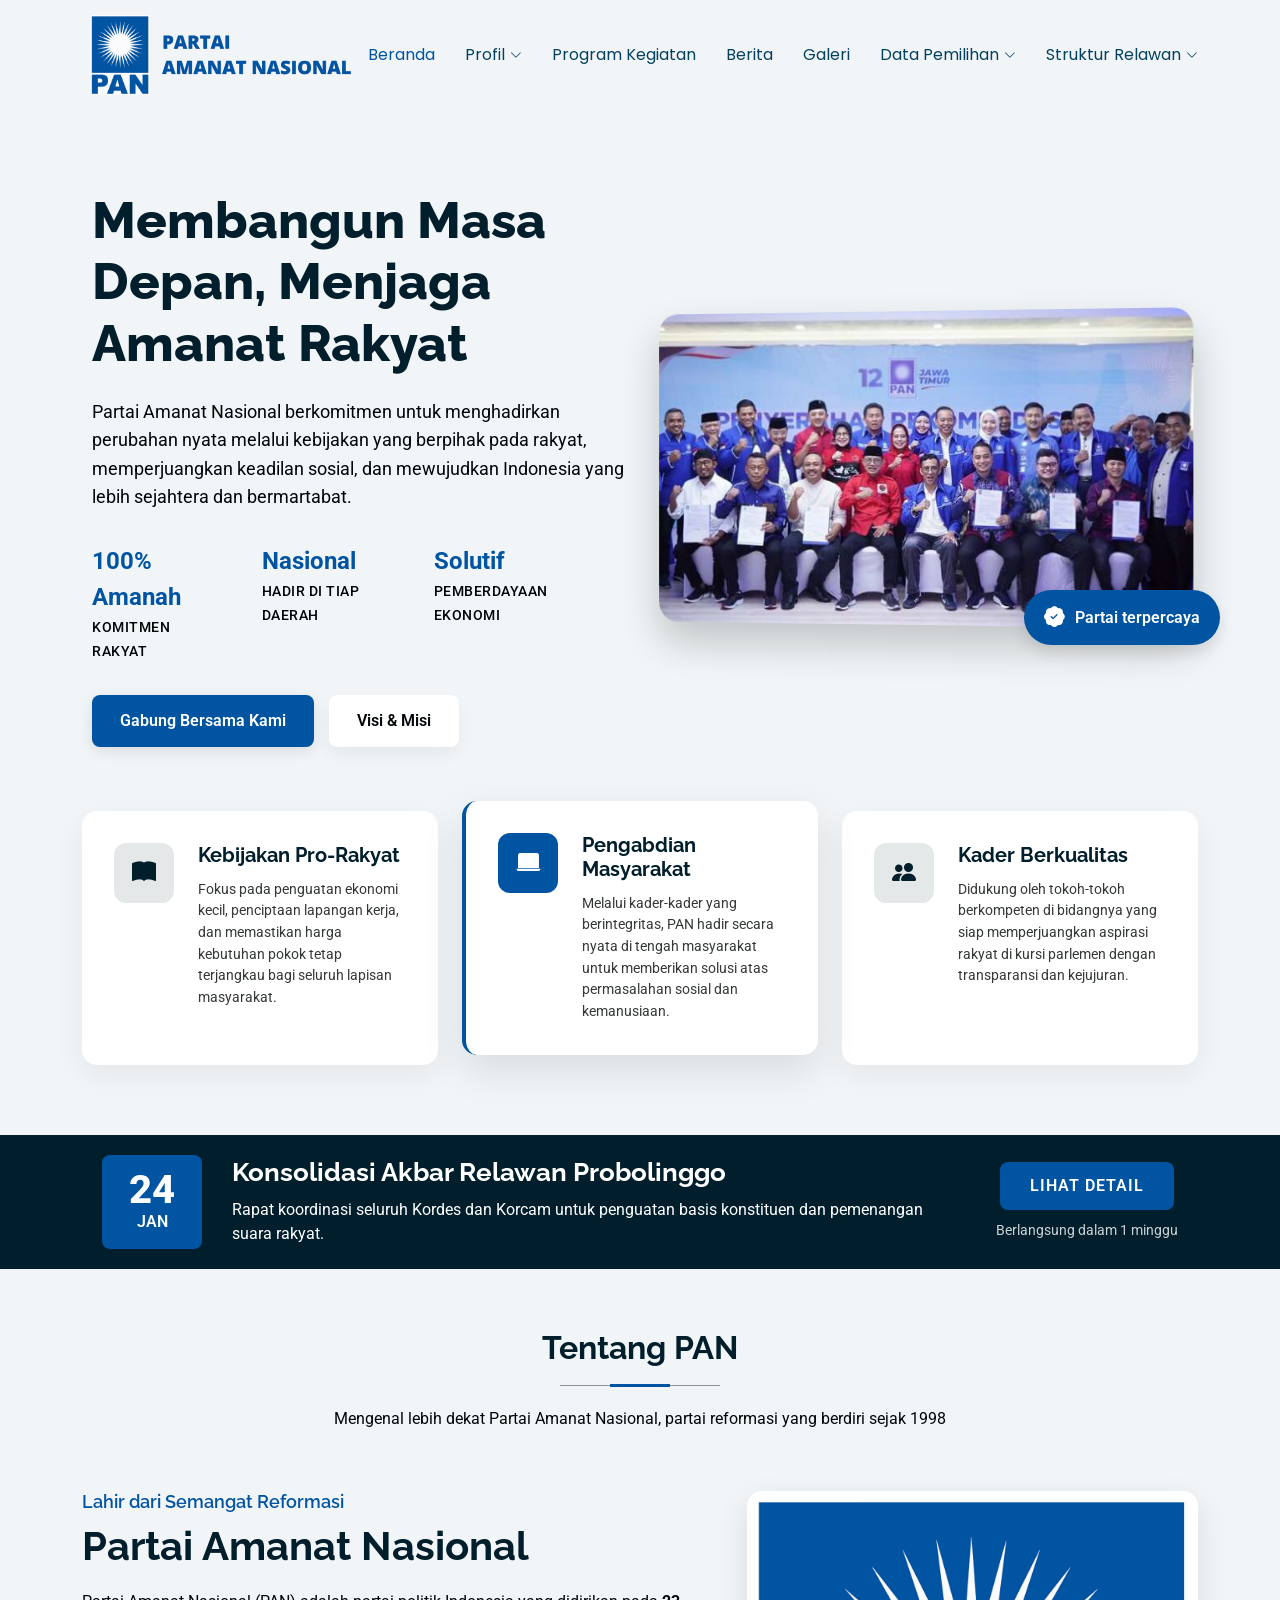
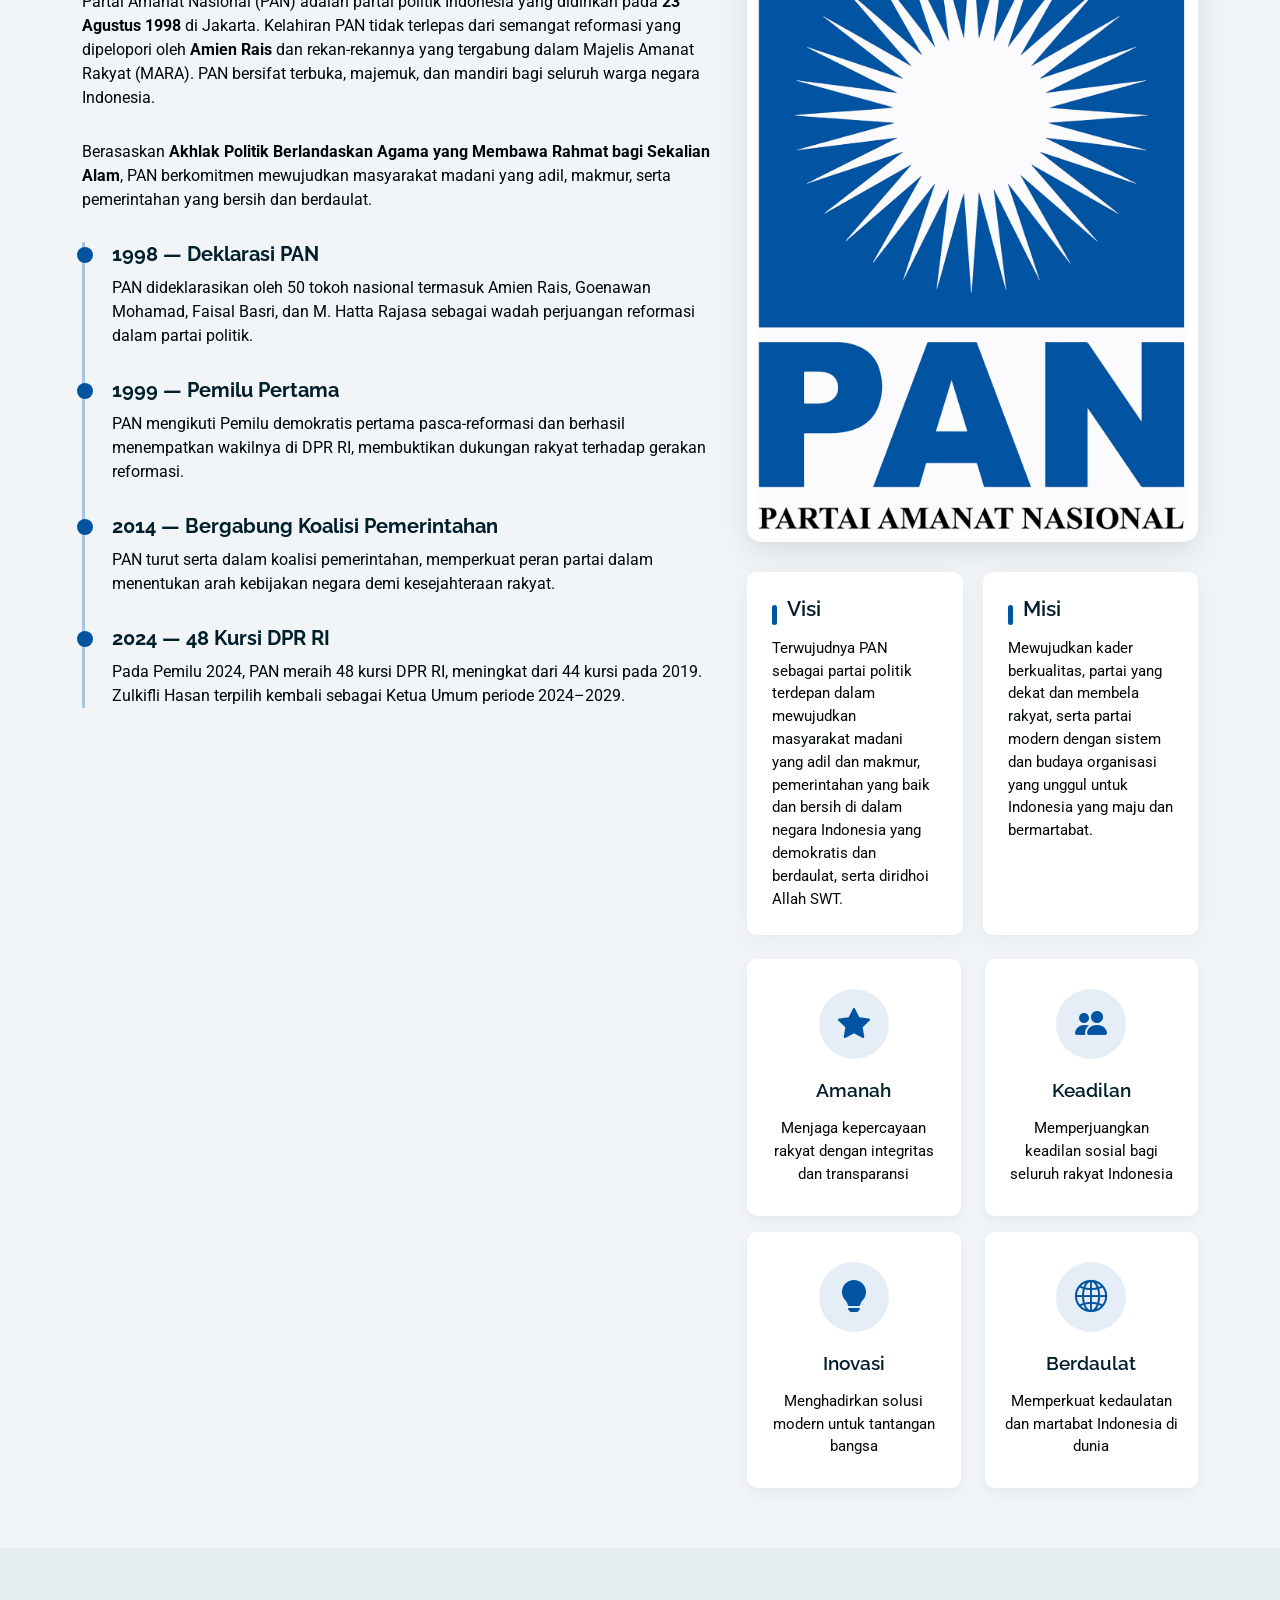
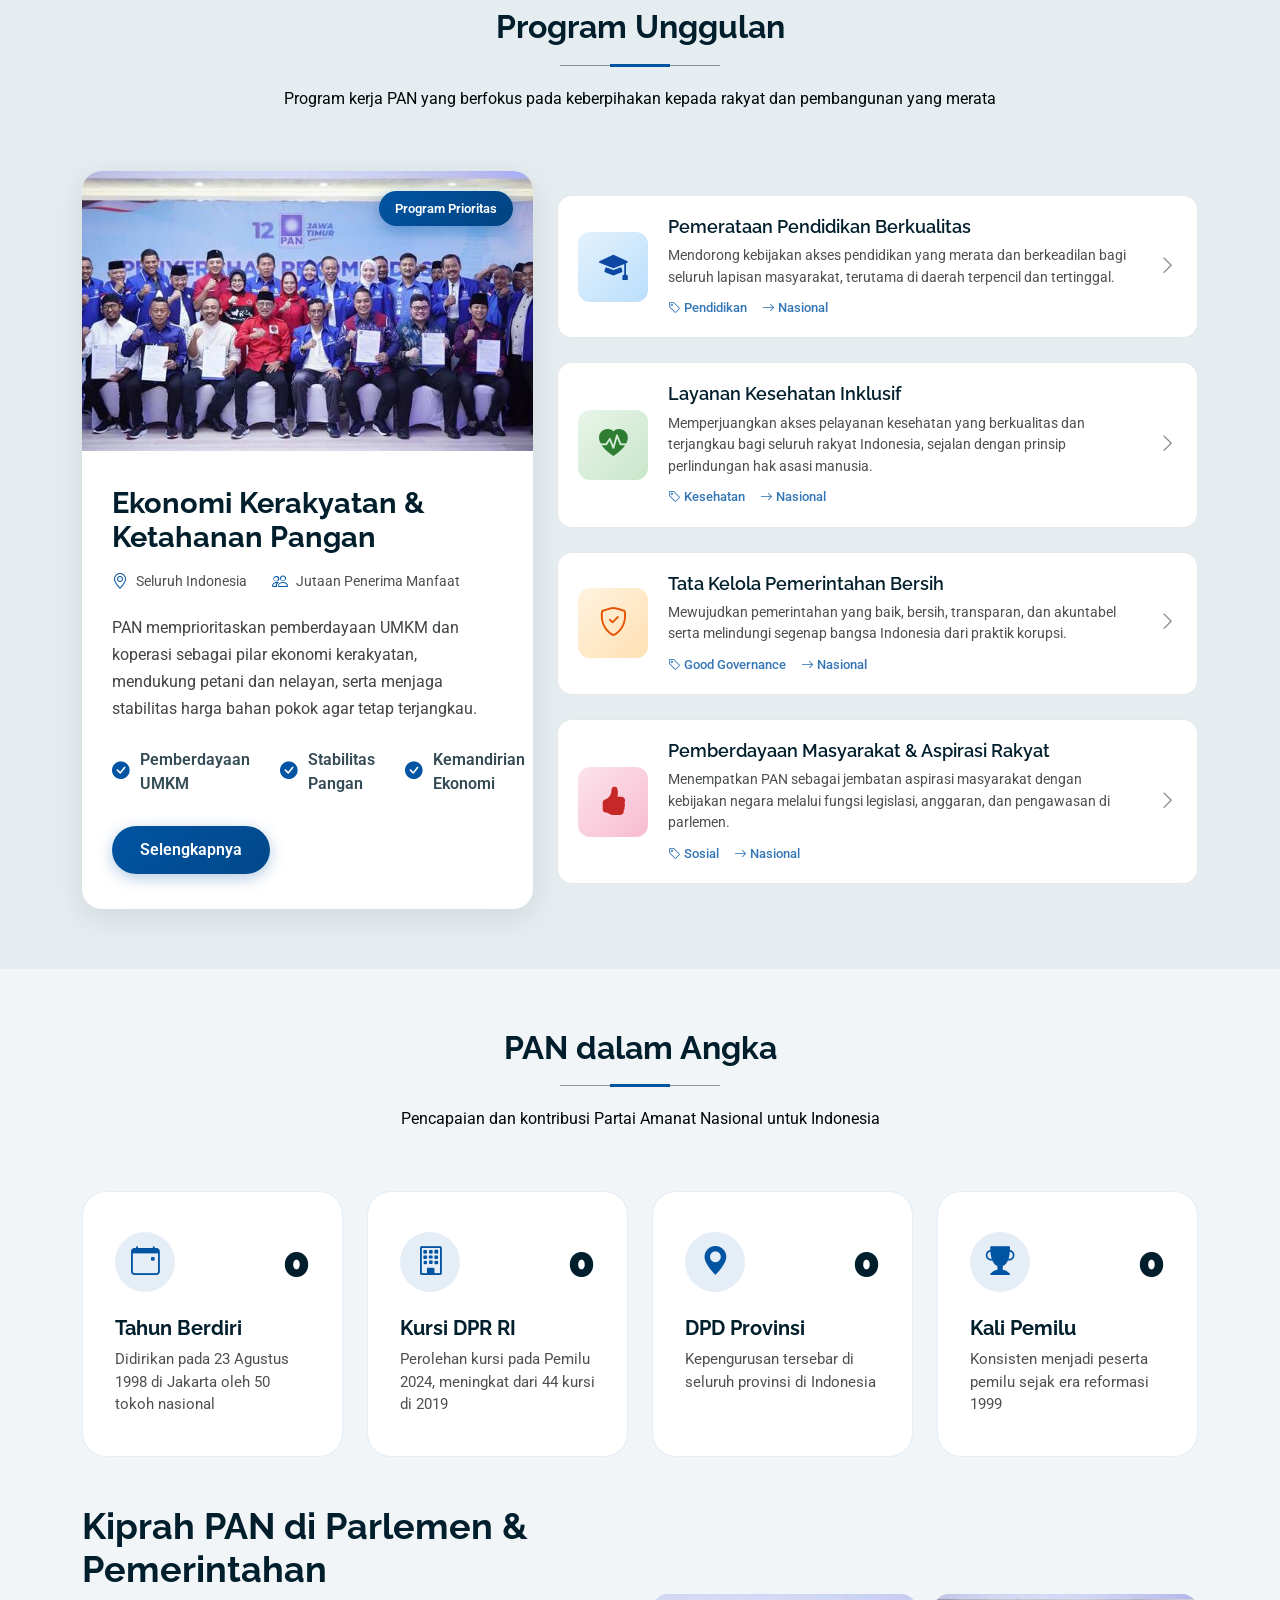
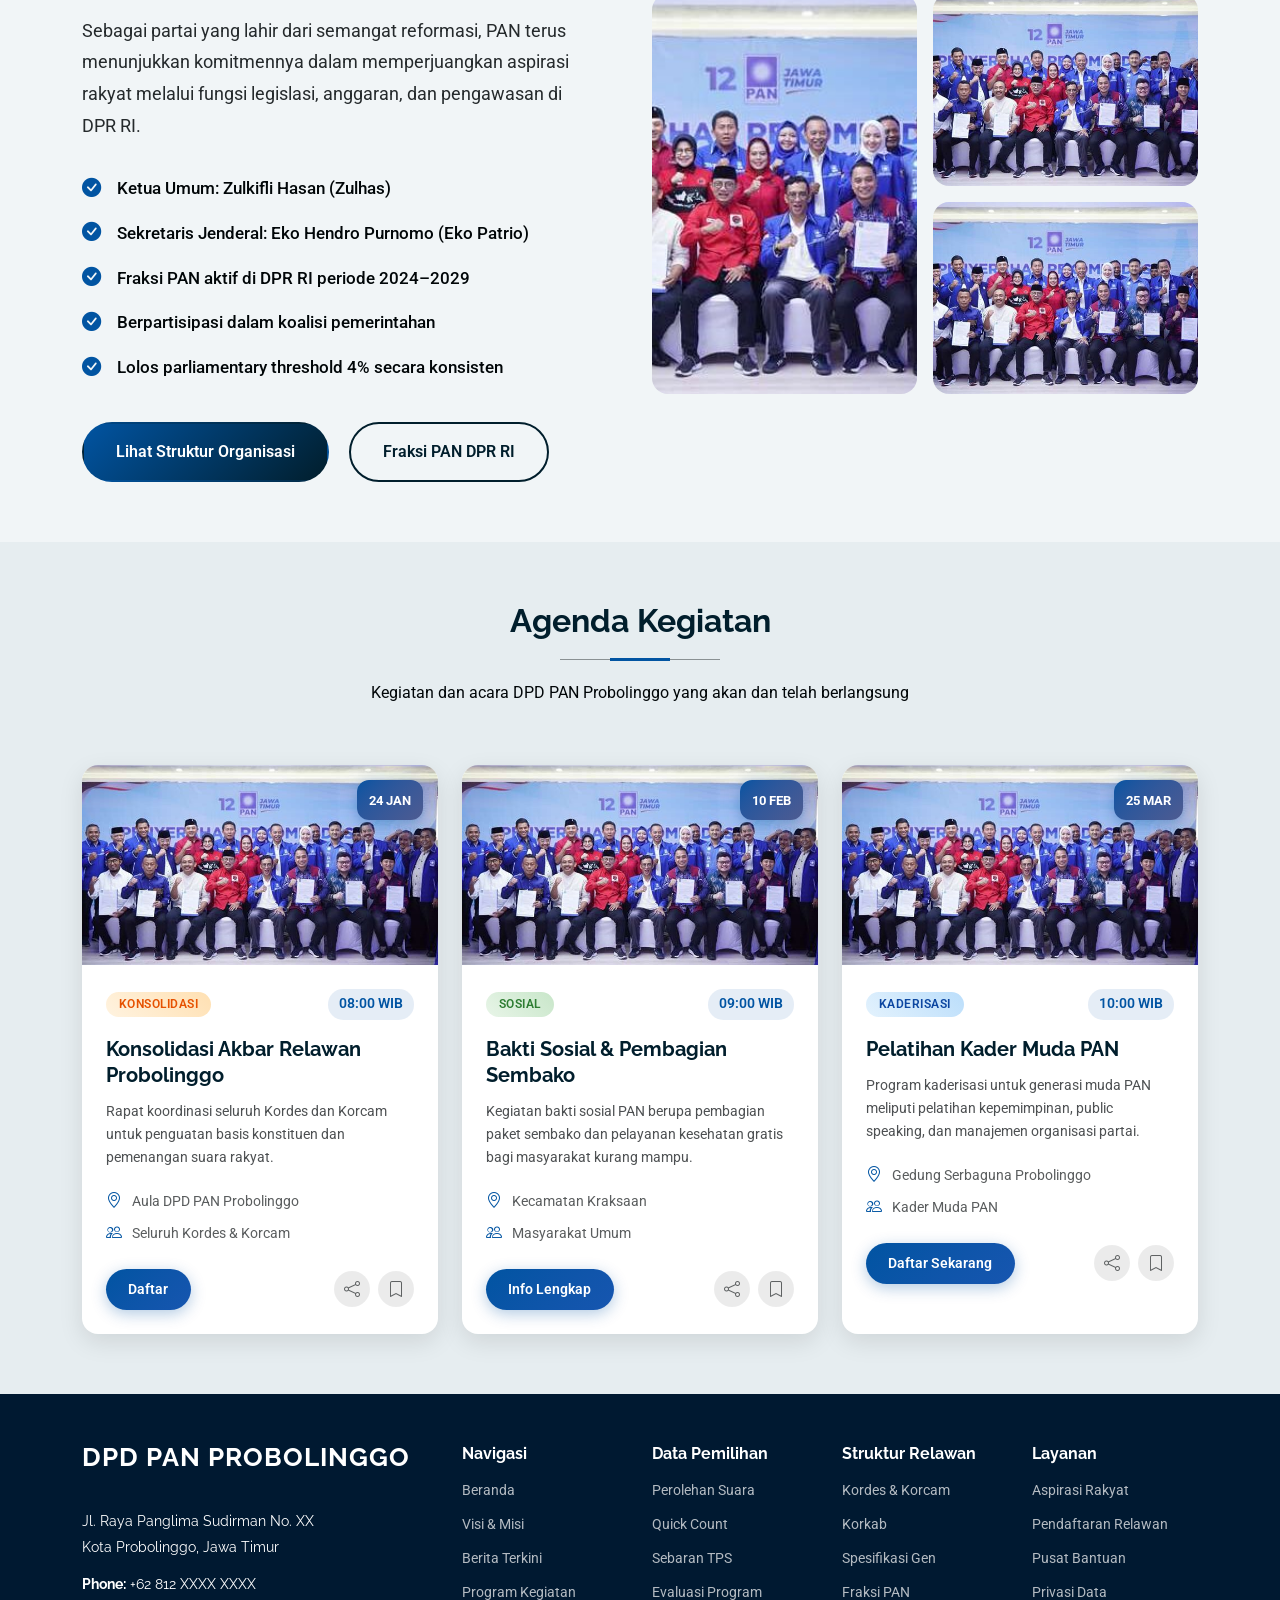
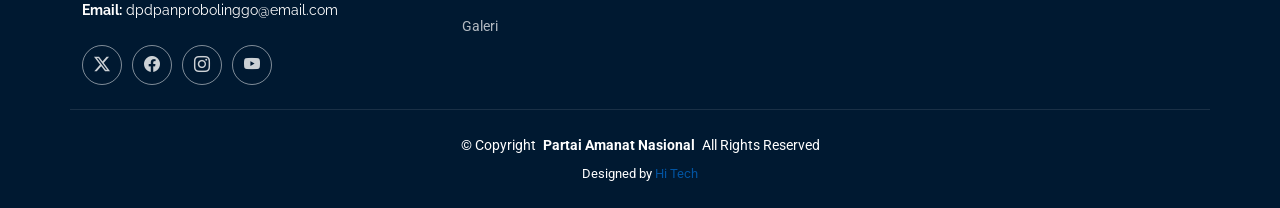
<file: index.html>
<!DOCTYPE html>
<html lang="en">

<head>
    <meta charset="utf-8">
    <meta content="width=device-width, initial-scale=1.0" name="viewport">
    <title>Beranda - Partai Amanat Nasional</title>
    <meta name="description" content="Website resmi DPD Partai Amanat Nasional (PAN) Probolinggo. Informasi sejarah, visi misi, program kerja, struktur organisasi, berita, dan agenda kegiatan PAN.">
    <meta name="keywords" content="PAN, Partai Amanat Nasional, DPD PAN Probolinggo, partai politik Indonesia, reformasi, Zulkifli Hasan">

    <!-- Favicons -->
    <link rel="apple-touch-icon" sizes="180x180" href="/assets/img/favicon/apple-touch-icon.png">
    <link rel="icon" type="image/png" sizes="32x32" href="/assets/img/favicon/favicon-32x32.png">
    <link rel="icon" type="image/png" sizes="16x16" href="/assets/img/favicon/favicon-16x16.png">
    <link rel="manifest" href="/assets/img/favicon/site.webmanifest">

    <!-- Fonts -->
    <link href="https://fonts.googleapis.com" rel="preconnect">
    <link href="https://fonts.gstatic.com" rel="preconnect" crossorigin>
    <link href="https://fonts.googleapis.com/css2?family=Roboto:ital,wght@0,100;0,300;0,400;0,500;0,700;0,900;1,100;1,300;1,400;1,500;1,700;1,900&family=Poppins:ital,wght@0,100;0,200;0,300;0,400;0,500;0,600;0,700;0,800;0,900;1,100;1,200;1,300;1,400;1,500;1,600;1,700;1,800;1,900&family=Raleway:ital,wght@0,100;0,200;0,300;0,400;0,500;0,600;0,700;0,800;0,900;1,100;1,200;1,300;1,400;1,500;1,600;1,700;1,800;1,900&display=swap" rel="stylesheet">

    <!-- Vendor CSS Files -->
    <link href="assets/vendor/bootstrap/css/bootstrap.min.css" rel="stylesheet">
    <link href="assets/vendor/bootstrap-icons/bootstrap-icons.css" rel="stylesheet">
    <link href="assets/vendor/aos/aos.css" rel="stylesheet">
    <link href="assets/vendor/swiper/swiper-bundle.min.css" rel="stylesheet">
    <link href="assets/vendor/glightbox/css/glightbox.min.css" rel="stylesheet">

    <!-- Main CSS File -->
    <link href="assets/css/main.css" rel="stylesheet">
    <link href="assets/css/pan-custom.css" rel="stylesheet">
</head>

<body class="index-page">

    <header id="header" class="header d-flex align-items-center sticky-top">
        <div class="header-container container-fluid container-xl position-relative d-flex align-items-center justify-content-end">
            <a href="index.html" class="logo d-flex align-items-center me-auto">
                <img src="assets/img/pan2.svg" alt="">
            </a>

            <nav id="navmenu" class="navmenu">
                <ul>
                    <li><a href="index.html" class="active">Beranda</a></li>

                    <li class="dropdown"><a href="#"><span>Profil</span> <i class="bi bi-chevron-down toggle-dropdown"></i></a>
                        <ul>
                            <li><a href="visimisi.html">Visi & Misi</a></li>
                            <li><a href="fraksi.html">Fraksi PAN</a></li>
                            <li><a href="kontak.html">Kontak Kami</a></li>
                        </ul>
                    </li>

                    <li><a href="program.html">Program Kegiatan</a></li>
                    <li><a href="berita.html">Berita</a></li>
                    <li><a href="galeri.html">Galeri</a></li>

                    <li class="dropdown"><a href="#"><span>Data Pemilihan</span> <i class="bi bi-chevron-down toggle-dropdown"></i></a>
                        <ul>
                            <li><a href="perolehan-suara.html">Perolehan Suara</a></li>
                            <li><a href="quick-count.html">Quick Count</a></li>
                            <li><a href="sebaran-tps.html">Sebaran Daerah (TPS Probolinggo)</a></li>
                            <li><a href="evaluasi-program.html">Evaluasi Program</a></li>
                        </ul>
                    </li>

                    <li class="dropdown"><a href="#"><span>Struktur Relawan</span> <i class="bi bi-chevron-down toggle-dropdown"></i></a>
                        <ul>
                            <li><a href="struktur-relawan.html">Kordes, Korcam, & Korkab</a></li>
                            <li><a href="spesifikasi-gen.html">Spesifikasi Gen</a></li>
                        </ul>
                    </li>
                </ul>
                <i class="mobile-nav-toggle d-xl-none bi bi-list"></i>
            </nav>
        </div>
    </header>

    <main class="main">

        <!-- Hero Section -->
        <section id="hero" class="hero section">

            <div class="hero-wrapper">
                <div class="container">
                    <div class="row align-items-center">
                        <div class="col-lg-6 hero-content" data-aos="fade-right" data-aos-delay="100">
                            <h1>Membangun Masa Depan, Menjaga Amanat Rakyat</h1>
                            <p>Partai Amanat Nasional berkomitmen untuk menghadirkan perubahan nyata melalui kebijakan yang berpihak pada rakyat, memperjuangkan keadilan sosial, dan mewujudkan Indonesia yang lebih sejahtera dan bermartabat.</p>
                            <div class="stats-row">
                                <div class="stat-item">
                                    <span class="stat-number">100% Amanah</span>
                                    <span class="stat-label">Komitmen Rakyat</span>
                                </div>
                                <div class="stat-item">
                                    <span class="stat-number">Nasional</span>
                                    <span class="stat-label">Hadir di Tiap Daerah</span>
                                </div>
                                <div class="stat-item">
                                    <span class="stat-number">Solutif</span>
                                    <span class="stat-label">Pemberdayaan Ekonomi</span>
                                </div>
                            </div>
                            <div class="action-buttons">
                                <a href="#" class="btn-primary">Gabung Bersama Kami</a>
                                <a href="#" class="btn-secondary">Visi & Misi</a>
                            </div>
                        </div>
                        <div class="col-lg-6 hero-media" data-aos="zoom-in" data-aos-delay="200">
                            <img src="assets/img/hero.jpg" alt="Education" class="img-fluid main-image">
                            <div class="image-overlay">
                                <div class="badge-accredited">
                                    <i class="bi bi-patch-check-fill"></i>
                                    <span>Partai terpercaya</span>
                                </div>
                            </div>
                        </div>
                    </div>
                </div>
            </div>

            <div class="feature-cards-wrapper" data-aos="fade-up" data-aos-delay="300">
                <div class="container">
                    <div class="row gy-4">
                        <div class="col-lg-4" data-aos="fade-up" data-aos-delay="100">
                            <div class="feature-card">
                                <div class="feature-icon">
                                    <i class="bi bi-book-fill"></i>
                                </div>
                                <div class="feature-content">
                                    <h3>Kebijakan Pro-Rakyat</h3>
                                    <p>Fokus pada penguatan ekonomi kecil, penciptaan lapangan kerja, dan memastikan harga kebutuhan pokok tetap terjangkau bagi seluruh lapisan masyarakat.</p>
                                </div>
                            </div>
                        </div>

                        <div class="col-lg-4" data-aos="fade-up" data-aos-delay="200">
                            <div class="feature-card active">
                                <div class="feature-icon">
                                    <i class="bi bi-laptop-fill"></i>
                                </div>
                                <div class="feature-content">
                                    <h3>Pengabdian Masyarakat</h3>
                                    <p>Melalui kader-kader yang berintegritas, PAN hadir secara nyata di tengah masyarakat untuk memberikan solusi atas permasalahan sosial dan kemanusiaan.</p>
                                </div>
                            </div>
                        </div>

                        <div class="col-lg-4" data-aos="fade-up" data-aos-delay="300">
                            <div class="feature-card">
                                <div class="feature-icon">
                                    <i class="bi bi-people-fill"></i>
                                </div>
                                <div class="feature-content">
                                    <h3>Kader Berkualitas</h3>
                                    <p>Didukung oleh tokoh-tokoh berkompeten di bidangnya yang siap memperjuangkan aspirasi rakyat di kursi parlemen dengan transparansi dan kejujuran.</p>
                                </div>
                            </div>
                        </div>
                    </div>
                </div>
            </div>

            <div class="upcoming-event" data-aos="fade-up" data-aos-delay="400">
                <div class="container">
                    <div class="event-content">
                        <div class="event-date">
                            <span class="day">24</span>
                            <span class="month">JAN</span>
                        </div>
                        <div class="event-info">
                            <h3>Konsolidasi Akbar Relawan Probolinggo</h3>
                            <p>Rapat koordinasi seluruh Kordes dan Korcam untuk penguatan basis konstituen dan pemenangan suara rakyat.</p>
                        </div>
                        <div class="event-action">
                            <a href="program-kegiatan.html" class="btn-event">Lihat Detail</a>
                            <span class="countdown">Berlangsung dalam 1 minggu</span>
                        </div>
                    </div>
                </div>
            </div>

        </section><!-- /Hero Section -->

        <!-- About Section -->
        <section id="about" class="about section">

            <div class="container" data-aos="fade-up">

                <div class="section-title">
                    <h2>Tentang PAN</h2>
                    <p>Mengenal lebih dekat Partai Amanat Nasional, partai reformasi yang berdiri sejak 1998</p>
                </div>

                <div class="row gy-4">
                    <div class="col-lg-7" data-aos="fade-right" data-aos-delay="100">
                        <div class="about-content">
                            <h3>Lahir dari Semangat Reformasi</h3>
                            <h2>Partai Amanat Nasional</h2>
                            <p>Partai Amanat Nasional (PAN) adalah partai politik Indonesia yang didirikan pada <strong>23 Agustus 1998</strong> di Jakarta. Kelahiran PAN tidak terlepas dari semangat reformasi yang dipelopori oleh <strong>Amien Rais</strong> dan rekan-rekannya yang tergabung dalam Majelis Amanat Rakyat (MARA). PAN bersifat terbuka, majemuk, dan mandiri bagi seluruh warga negara Indonesia.</p>
                            <p>Berasaskan <strong>Akhlak Politik Berlandaskan Agama yang Membawa Rahmat bagi Sekalian Alam</strong>, PAN berkomitmen mewujudkan masyarakat madani yang adil, makmur, serta pemerintahan yang bersih dan berdaulat.</p>

                            <div class="timeline mt-4">
                                <div class="timeline-item">
                                    <div class="timeline-dot"></div>
                                    <div class="timeline-content">
                                        <h4>1998 — Deklarasi PAN</h4>
                                        <p>PAN dideklarasikan oleh 50 tokoh nasional termasuk Amien Rais, Goenawan Mohamad, Faisal Basri, dan M. Hatta Rajasa sebagai wadah perjuangan reformasi dalam partai politik.</p>
                                    </div>
                                </div>
                                <div class="timeline-item">
                                    <div class="timeline-dot"></div>
                                    <div class="timeline-content">
                                        <h4>1999 — Pemilu Pertama</h4>
                                        <p>PAN mengikuti Pemilu demokratis pertama pasca-reformasi dan berhasil menempatkan wakilnya di DPR RI, membuktikan dukungan rakyat terhadap gerakan reformasi.</p>
                                    </div>
                                </div>
                                <div class="timeline-item">
                                    <div class="timeline-dot"></div>
                                    <div class="timeline-content">
                                        <h4>2014 — Bergabung Koalisi Pemerintahan</h4>
                                        <p>PAN turut serta dalam koalisi pemerintahan, memperkuat peran partai dalam menentukan arah kebijakan negara demi kesejahteraan rakyat.</p>
                                    </div>
                                </div>
                                <div class="timeline-item">
                                    <div class="timeline-dot"></div>
                                    <div class="timeline-content">
                                        <h4>2024 — 48 Kursi DPR RI</h4>
                                        <p>Pada Pemilu 2024, PAN meraih 48 kursi DPR RI, meningkat dari 44 kursi pada 2019. Zulkifli Hasan terpilih kembali sebagai Ketua Umum periode 2024–2029.</p>
                                    </div>
                                </div>
                            </div>
                        </div>
                    </div>

                    <div class="col-lg-5" data-aos="fade-left" data-aos-delay="200">
                        <div class="about-image">
                            <img src="assets/img/logo_pan.png" alt="Logo Partai Amanat Nasional" class="img-fluid" style="border-radius: 15px;">

                            <div class="mission-vision">
                                <div class="mission">
                                    <h3>Visi</h3>
                                    <p>Terwujudnya PAN sebagai partai politik terdepan dalam mewujudkan masyarakat madani yang adil dan makmur, pemerintahan yang baik dan bersih di dalam negara Indonesia yang demokratis dan berdaulat, serta diridhoi Allah SWT.</p>
                                </div>
                                <div class="vision">
                                    <h3>Misi</h3>
                                    <p>Mewujudkan kader berkualitas, partai yang dekat dan membela rakyat, serta partai modern dengan sistem dan budaya organisasi yang unggul untuk Indonesia yang maju dan bermartabat.</p>
                                </div>
                            </div>
                        </div>

                        <div class="core-values mt-4">
                            <div class="row gy-3">
                                <div class="col-6">
                                    <div class="value-card">
                                        <div class="value-icon"><i class="bi bi-star-fill"></i></div>
                                        <h4>Amanah</h4>
                                        <p>Menjaga kepercayaan rakyat dengan integritas dan transparansi</p>
                                    </div>
                                </div>
                                <div class="col-6">
                                    <div class="value-card">
                                        <div class="value-icon"><i class="bi bi-people-fill"></i></div>
                                        <h4>Keadilan</h4>
                                        <p>Memperjuangkan keadilan sosial bagi seluruh rakyat Indonesia</p>
                                    </div>
                                </div>
                                <div class="col-6">
                                    <div class="value-card">
                                        <div class="value-icon"><i class="bi bi-lightbulb-fill"></i></div>
                                        <h4>Inovasi</h4>
                                        <p>Menghadirkan solusi modern untuk tantangan bangsa</p>
                                    </div>
                                </div>
                                <div class="col-6">
                                    <div class="value-card">
                                        <div class="value-icon"><i class="bi bi-globe2"></i></div>
                                        <h4>Berdaulat</h4>
                                        <p>Memperkuat kedaulatan dan martabat Indonesia di dunia</p>
                                    </div>
                                </div>
                            </div>
                        </div>
                    </div>
                </div>

            </div>

        </section><!-- /About Section -->

        <!-- Featured Programs Section -->
        <section id="featured-programs" class="featured-programs section light-background">

            <div class="container" data-aos="fade-up">

                <div class="section-title">
                    <h2>Program Unggulan</h2>
                    <p>Program kerja PAN yang berfokus pada keberpihakan kepada rakyat dan pembangunan yang merata</p>
                </div>

                <div class="row gy-4">
                    <div class="col-lg-5" data-aos="fade-right" data-aos-delay="100">
                        <div class="program-banner">
                            <div class="banner-image">
                                <img src="assets/img/hero.jpg" alt="Program Ekonomi Kerakyatan">
                                <span class="banner-badge">Program Prioritas</span>
                            </div>
                            <div class="banner-info">
                                <div class="program-header">
                                    <h3>Ekonomi Kerakyatan & Ketahanan Pangan</h3>
                                    <div class="program-stats">
                                        <span><i class="bi bi-geo-alt"></i> Seluruh Indonesia</span>
                                        <span><i class="bi bi-people"></i> Jutaan Penerima Manfaat</span>
                                    </div>
                                </div>
                                <p>PAN memprioritaskan pemberdayaan UMKM dan koperasi sebagai pilar ekonomi kerakyatan, mendukung petani dan nelayan, serta menjaga stabilitas harga bahan pokok agar tetap terjangkau.</p>
                                <div class="program-details">
                                    <div class="detail-item">
                                        <i class="bi bi-check-circle-fill"></i>
                                        <span>Pemberdayaan UMKM</span>
                                    </div>
                                    <div class="detail-item">
                                        <i class="bi bi-check-circle-fill"></i>
                                        <span>Stabilitas Pangan</span>
                                    </div>
                                    <div class="detail-item">
                                        <i class="bi bi-check-circle-fill"></i>
                                        <span>Kemandirian Ekonomi</span>
                                    </div>
                                </div>
                                <a href="#" class="discover-btn">Selengkapnya</a>
                            </div>
                        </div>
                    </div>

                    <div class="col-lg-7" data-aos="fade-left" data-aos-delay="200">
                        <div class="programs-grid">
                            <div class="row gy-4">
                                <div class="col-12">
                                    <div class="program-item">
                                        <div class="item-icon" style="background: linear-gradient(135deg, #e3f2fd, #bbdefb); display:flex; align-items:center; justify-content:center;">
                                            <i class="bi bi-mortarboard-fill" style="font-size:1.8rem; color:#0d47a1;"></i>
                                        </div>
                                        <div class="item-content">
                                            <h4>Pemerataan Pendidikan Berkualitas</h4>
                                            <p>Mendorong kebijakan akses pendidikan yang merata dan berkeadilan bagi seluruh lapisan masyarakat, terutama di daerah terpencil dan tertinggal.</p>
                                            <div class="meta-info">
                                                <span><i class="bi bi-tag"></i> Pendidikan</span>
                                                <span><i class="bi bi-arrow-right"></i> Nasional</span>
                                            </div>
                                        </div>
                                        <div class="item-arrow"><i class="bi bi-chevron-right"></i></div>
                                    </div>
                                </div>
                                <div class="col-12">
                                    <div class="program-item">
                                        <div class="item-icon" style="background: linear-gradient(135deg, #e8f5e9, #c8e6c9); display:flex; align-items:center; justify-content:center;">
                                            <i class="bi bi-heart-pulse-fill" style="font-size:1.8rem; color:#2e7d32;"></i>
                                        </div>
                                        <div class="item-content">
                                            <h4>Layanan Kesehatan Inklusif</h4>
                                            <p>Memperjuangkan akses pelayanan kesehatan yang berkualitas dan terjangkau bagi seluruh rakyat Indonesia, sejalan dengan prinsip perlindungan hak asasi manusia.</p>
                                            <div class="meta-info">
                                                <span><i class="bi bi-tag"></i> Kesehatan</span>
                                                <span><i class="bi bi-arrow-right"></i> Nasional</span>
                                            </div>
                                        </div>
                                        <div class="item-arrow"><i class="bi bi-chevron-right"></i></div>
                                    </div>
                                </div>
                                <div class="col-12">
                                    <div class="program-item">
                                        <div class="item-icon" style="background: linear-gradient(135deg, #fff3e0, #ffe0b2); display:flex; align-items:center; justify-content:center;">
                                            <i class="bi bi-shield-check" style="font-size:1.8rem; color:#e65100;"></i>
                                        </div>
                                        <div class="item-content">
                                            <h4>Tata Kelola Pemerintahan Bersih</h4>
                                            <p>Mewujudkan pemerintahan yang baik, bersih, transparan, dan akuntabel serta melindungi segenap bangsa Indonesia dari praktik korupsi.</p>
                                            <div class="meta-info">
                                                <span><i class="bi bi-tag"></i> Good Governance</span>
                                                <span><i class="bi bi-arrow-right"></i> Nasional</span>
                                            </div>
                                        </div>
                                        <div class="item-arrow"><i class="bi bi-chevron-right"></i></div>
                                    </div>
                                </div>
                                <div class="col-12">
                                    <div class="program-item">
                                        <div class="item-icon" style="background: linear-gradient(135deg, #fce4ec, #f8bbd0); display:flex; align-items:center; justify-content:center;">
                                            <i class="bi bi-hand-thumbs-up-fill" style="font-size:1.8rem; color:#c62828;"></i>
                                        </div>
                                        <div class="item-content">
                                            <h4>Pemberdayaan Masyarakat & Aspirasi Rakyat</h4>
                                            <p>Menempatkan PAN sebagai jembatan aspirasi masyarakat dengan kebijakan negara melalui fungsi legislasi, anggaran, dan pengawasan di parlemen.</p>
                                            <div class="meta-info">
                                                <span><i class="bi bi-tag"></i> Sosial</span>
                                                <span><i class="bi bi-arrow-right"></i> Nasional</span>
                                            </div>
                                        </div>
                                        <div class="item-arrow"><i class="bi bi-chevron-right"></i></div>
                                    </div>
                                </div>
                            </div>
                        </div>
                    </div>
                </div>

            </div>

        </section><!-- /Featured Programs Section -->

        <!-- Stats Section -->
        <section id="stats" class="stats section">

            <div class="container" data-aos="fade-up">

                <div class="section-title">
                    <h2>PAN dalam Angka</h2>
                    <p>Pencapaian dan kontribusi Partai Amanat Nasional untuk Indonesia</p>
                </div>

                <div class="row gy-4 justify-content-center">
                    <div class="col-lg-3 col-md-6" data-aos="fade-up" data-aos-delay="100">
                        <div class="metric-card">
                            <div class="metric-header">
                                <div class="metric-icon-wrapper">
                                    <i class="bi bi-calendar-event"></i>
                                </div>
                                <div class="metric-value">
                                    <span class="purecounter" data-purecounter-start="0" data-purecounter-end="1998" data-purecounter-duration="1">1998</span>
                                </div>
                            </div>
                            <div class="metric-info">
                                <h4>Tahun Berdiri</h4>
                                <p>Didirikan pada 23 Agustus 1998 di Jakarta oleh 50 tokoh nasional</p>
                            </div>
                        </div>
                    </div>
                    <div class="col-lg-3 col-md-6" data-aos="fade-up" data-aos-delay="200">
                        <div class="metric-card">
                            <div class="metric-header">
                                <div class="metric-icon-wrapper">
                                    <i class="bi bi-building"></i>
                                </div>
                                <div class="metric-value">
                                    <span class="purecounter" data-purecounter-start="0" data-purecounter-end="48" data-purecounter-duration="1">48</span>
                                </div>
                            </div>
                            <div class="metric-info">
                                <h4>Kursi DPR RI</h4>
                                <p>Perolehan kursi pada Pemilu 2024, meningkat dari 44 kursi di 2019</p>
                            </div>
                        </div>
                    </div>
                    <div class="col-lg-3 col-md-6" data-aos="fade-up" data-aos-delay="300">
                        <div class="metric-card">
                            <div class="metric-header">
                                <div class="metric-icon-wrapper">
                                    <i class="bi bi-geo-alt-fill"></i>
                                </div>
                                <div class="metric-value">
                                    <span class="purecounter" data-purecounter-start="0" data-purecounter-end="34" data-purecounter-duration="1">34</span>
                                </div>
                            </div>
                            <div class="metric-info">
                                <h4>DPD Provinsi</h4>
                                <p>Kepengurusan tersebar di seluruh provinsi di Indonesia</p>
                            </div>
                        </div>
                    </div>
                    <div class="col-lg-3 col-md-6" data-aos="fade-up" data-aos-delay="400">
                        <div class="metric-card">
                            <div class="metric-header">
                                <div class="metric-icon-wrapper">
                                    <i class="bi bi-trophy-fill"></i>
                                </div>
                                <div class="metric-value">
                                    <span class="purecounter" data-purecounter-start="0" data-purecounter-end="7" data-purecounter-duration="1">7</span>
                                </div>
                            </div>
                            <div class="metric-info">
                                <h4>Kali Pemilu</h4>
                                <p>Konsisten menjadi peserta pemilu sejak era reformasi 1999</p>
                            </div>
                        </div>
                    </div>
                </div>

                <!-- Highlights Sub-section -->
                <div class="highlights-section mt-5" data-aos="fade-up" data-aos-delay="200">
                    <div class="row align-items-center">
                        <div class="col-lg-6">
                            <div class="highlights-content">
                                <h3 class="highlights-title">Kiprah PAN di Parlemen & Pemerintahan</h3>
                                <p class="highlights-text">Sebagai partai yang lahir dari semangat reformasi, PAN terus menunjukkan komitmennya dalam memperjuangkan aspirasi rakyat melalui fungsi legislasi, anggaran, dan pengawasan di DPR RI.</p>

                                <div class="highlights-features">
                                    <div class="feature-item">
                                        <i class="bi bi-check-circle-fill"></i>
                                        <span>Ketua Umum: Zulkifli Hasan (Zulhas)</span>
                                    </div>
                                    <div class="feature-item">
                                        <i class="bi bi-check-circle-fill"></i>
                                        <span>Sekretaris Jenderal: Eko Hendro Purnomo (Eko Patrio)</span>
                                    </div>
                                    <div class="feature-item">
                                        <i class="bi bi-check-circle-fill"></i>
                                        <span>Fraksi PAN aktif di DPR RI periode 2024–2029</span>
                                    </div>
                                    <div class="feature-item">
                                        <i class="bi bi-check-circle-fill"></i>
                                        <span>Berpartisipasi dalam koalisi pemerintahan</span>
                                    </div>
                                    <div class="feature-item">
                                        <i class="bi bi-check-circle-fill"></i>
                                        <span>Lolos parliamentary threshold 4% secara konsisten</span>
                                    </div>
                                </div>

                                <div class="highlights-cta">
                                    <a href="oncoming.html" class="cta-btn primary">Lihat Struktur Organisasi</a>
                                    <a href="oncoming.html" class="cta-btn secondary">Fraksi PAN DPR RI</a>
                                </div>
                            </div>
                        </div>
                        <div class="col-lg-6" data-aos="fade-left" data-aos-delay="300">
                            <div class="highlights-gallery">
                                <div class="gallery-grid">
                                    <div class="gallery-item large">
                                        <img src="assets/img/hero.jpg" alt="Kegiatan PAN">
                                        <div class="gallery-overlay">
                                            <h5>Konsolidasi Nasional</h5>
                                        </div>
                                    </div>
                                    <div class="gallery-item">
                                        <img src="assets/img/hero.jpg" alt="Rapat PAN">
                                        <div class="gallery-overlay">
                                            <h6>Rapat Kerja</h6>
                                        </div>
                                    </div>
                                    <div class="gallery-item">
                                        <img src="assets/img/hero.jpg" alt="Bakti Sosial PAN">
                                        <div class="gallery-overlay">
                                            <h6>Bakti Sosial</h6>
                                        </div>
                                    </div>
                                </div>
                            </div>
                        </div>
                    </div>
                </div>

            </div>

        </section><!-- /Stats Section -->

        <!-- Events Section -->
        <section id="events" class="events section light-background">

            <div class="container" data-aos="fade-up">

                <div class="section-title">
                    <h2>Agenda Kegiatan</h2>
                    <p>Kegiatan dan acara DPD PAN Probolinggo yang akan dan telah berlangsung</p>
                </div>

                <div class="row gy-4">
                    <div class="col-lg-4 col-md-6" data-aos="fade-up" data-aos-delay="100">
                        <div class="event-item">
                            <div class="event-image">
                                <img src="assets/img/hero.jpg" alt="Konsolidasi Relawan">
                                <div class="event-date-overlay">
                                    <span class="date">24 Jan</span>
                                </div>
                            </div>
                            <div class="event-details">
                                <div class="event-category">
                                    <span class="badge community">Konsolidasi</span>
                                    <span class="event-time">08:00 WIB</span>
                                </div>
                                <h3>Konsolidasi Akbar Relawan Probolinggo</h3>
                                <p>Rapat koordinasi seluruh Kordes dan Korcam untuk penguatan basis konstituen dan pemenangan suara rakyat.</p>
                                <div class="event-info">
                                    <div class="info-row">
                                        <i class="bi bi-geo-alt"></i> Aula DPD PAN Probolinggo
                                    </div>
                                    <div class="info-row">
                                        <i class="bi bi-people"></i> Seluruh Kordes & Korcam
                                    </div>
                                </div>
                                <div class="event-footer">
                                    <a href="#" class="register-btn">Daftar</a>
                                    <div class="event-share">
                                        <i class="bi bi-share"></i>
                                        <i class="bi bi-bookmark"></i>
                                    </div>
                                </div>
                            </div>
                        </div>
                    </div>
                    <div class="col-lg-4 col-md-6" data-aos="fade-up" data-aos-delay="200">
                        <div class="event-item">
                            <div class="event-image">
                                <img src="assets/img/hero.jpg" alt="Bakti Sosial">
                                <div class="event-date-overlay">
                                    <span class="date">10 Feb</span>
                                </div>
                            </div>
                            <div class="event-details">
                                <div class="event-category">
                                    <span class="badge sports">Sosial</span>
                                    <span class="event-time">09:00 WIB</span>
                                </div>
                                <h3>Bakti Sosial & Pembagian Sembako</h3>
                                <p>Kegiatan bakti sosial PAN berupa pembagian paket sembako dan pelayanan kesehatan gratis bagi masyarakat kurang mampu.</p>
                                <div class="event-info">
                                    <div class="info-row">
                                        <i class="bi bi-geo-alt"></i> Kecamatan Kraksaan
                                    </div>
                                    <div class="info-row">
                                        <i class="bi bi-people"></i> Masyarakat Umum
                                    </div>
                                </div>
                                <div class="event-footer">
                                    <a href="#" class="register-btn">Info Lengkap</a>
                                    <div class="event-share">
                                        <i class="bi bi-share"></i>
                                        <i class="bi bi-bookmark"></i>
                                    </div>
                                </div>
                            </div>
                        </div>
                    </div>
                    <div class="col-lg-4 col-md-6" data-aos="fade-up" data-aos-delay="300">
                        <div class="event-item">
                            <div class="event-image">
                                <img src="assets/img/hero.jpg" alt="Pelatihan Kader">
                                <div class="event-date-overlay">
                                    <span class="date">25 Mar</span>
                                </div>
                            </div>
                            <div class="event-details">
                                <div class="event-category">
                                    <span class="badge academic">Kaderisasi</span>
                                    <span class="event-time">10:00 WIB</span>
                                </div>
                                <h3>Pelatihan Kader Muda PAN</h3>
                                <p>Program kaderisasi untuk generasi muda PAN meliputi pelatihan kepemimpinan, public speaking, dan manajemen organisasi partai.</p>
                                <div class="event-info">
                                    <div class="info-row">
                                        <i class="bi bi-geo-alt"></i> Gedung Serbaguna Probolinggo
                                    </div>
                                    <div class="info-row">
                                        <i class="bi bi-people"></i> Kader Muda PAN
                                    </div>
                                </div>
                                <div class="event-footer">
                                    <a href="#" class="register-btn">Daftar Sekarang</a>
                                    <div class="event-share">
                                        <i class="bi bi-share"></i>
                                        <i class="bi bi-bookmark"></i>
                                    </div>
                                </div>
                            </div>
                        </div>
                    </div>
                </div>

            </div>

        </section><!-- /Events Section -->

    </main>

    <footer id="footer" class="footer position-relative dark-background">

        <div class="container footer-top">
            <div class="row gy-4">
                <div class="col-lg-4 col-md-6 footer-about">
                    <a href="index.html" class="logo d-flex align-items-center">
                        <span class="sitename">DPD PAN PROBOLINGGO</span>
                    </a>
                    <div class="footer-contact pt-3">
                        <p>Jl. Raya Panglima Sudirman No. XX</p>
                        <p>Kota Probolinggo, Jawa Timur</p>
                        <p class="mt-3"><strong>Phone:</strong> <span>+62 812 XXXX XXXX</span></p>
                        <p><strong>Email:</strong> <span>dpdpanprobolinggo@email.com</span></p>
                    </div>
                    <div class="social-links d-flex mt-4">
                        <a href="#"><i class="bi bi-twitter-x"></i></a>
                        <a href="#"><i class="bi bi-facebook"></i></a>
                        <a href="#"><i class="bi bi-instagram"></i></a>
                        <a href="#"><i class="bi bi-youtube"></i></a>
                    </div>
                </div>

                <div class="col-lg-2 col-md-3 footer-links">
                    <h4>Navigasi</h4>
                    <ul>
                        <li><a href="index.html">Beranda</a></li>
                        <li><a href="visi-misi.html">Visi & Misi</a></li>
                        <li><a href="berita.html">Berita Terkini</a></li>
                        <li><a href="program.html">Program Kegiatan</a></li>
                        <li><a href="galeri.html">Galeri</a></li>
                    </ul>
                </div>

                <div class="col-lg-2 col-md-3 footer-links">
                    <h4>Data Pemilihan</h4>
                    <ul>
                        <li><a href="perolehan-suara.html">Perolehan Suara</a></li>
                        <li><a href="quick-count.html">Quick Count</a></li>
                        <li><a href="sebaran-tps.html">Sebaran TPS</a></li>
                        <li><a href="evaluasi-program.html">Evaluasi Program</a></li>
                    </ul>
                </div>

                <div class="col-lg-2 col-md-3 footer-links">
                    <h4>Struktur Relawan</h4>
                    <ul>
                        <li><a href="struktur-relawan.html">Kordes & Korcam</a></li>
                        <li><a href="struktur-relawan.html">Korkab</a></li>
                        <li><a href="spesifikasi-gen.html">Spesifikasi Gen</a></li>
                        <li><a href="fraksi.html">Fraksi PAN</a></li>
                    </ul>
                </div>

                <div class="col-lg-2 col-md-3 footer-links">
                    <h4>Layanan</h4>
                    <ul>
                        <li><a href="#">Aspirasi Rakyat</a></li>
                        <li><a href="#">Pendaftaran Relawan</a></li>
                        <li><a href="#">Pusat Bantuan</a></li>
                        <li><a href="#">Privasi Data</a></li>
                    </ul>
                </div>

            </div>
        </div>

        <div class="container copyright text-center mt-4">
            <p>© <span>Copyright</span> <strong class="px-1 sitename">Partai Amanat Nasional</strong> <span>All Rights Reserved</span></p>
            <div class="credits">
                Designed by <a href="https://www.instagram.com/hi.tech.software/" target="_blank">Hi Tech</a>
            </div>
        </div>

    </footer>

    <!-- Scroll Top -->
    <a href="#" id="scroll-top" class="scroll-top d-flex align-items-center justify-content-center"><i class="bi bi-arrow-up-short"></i></a>

    <!-- Preloader -->
    <div id="preloader"></div>

    <!-- Vendor JS Files -->
    <script src="assets/vendor/bootstrap/js/bootstrap.bundle.min.js"></script>
    <script src="assets/vendor/php-email-form/validate.js"></script>
    <script src="assets/vendor/aos/aos.js"></script>
    <script src="assets/vendor/swiper/swiper-bundle.min.js"></script>
    <script src="assets/vendor/purecounter/purecounter_vanilla.js"></script>
    <script src="assets/vendor/imagesloaded/imagesloaded.pkgd.min.js"></script>
    <script src="assets/vendor/isotope-layout/isotope.pkgd.min.js"></script>
    <script src="assets/vendor/glightbox/js/glightbox.min.js"></script>

    <!-- Main JS File -->
    <script src="assets/js/main.js"></script>

</body>

</html>
</file>
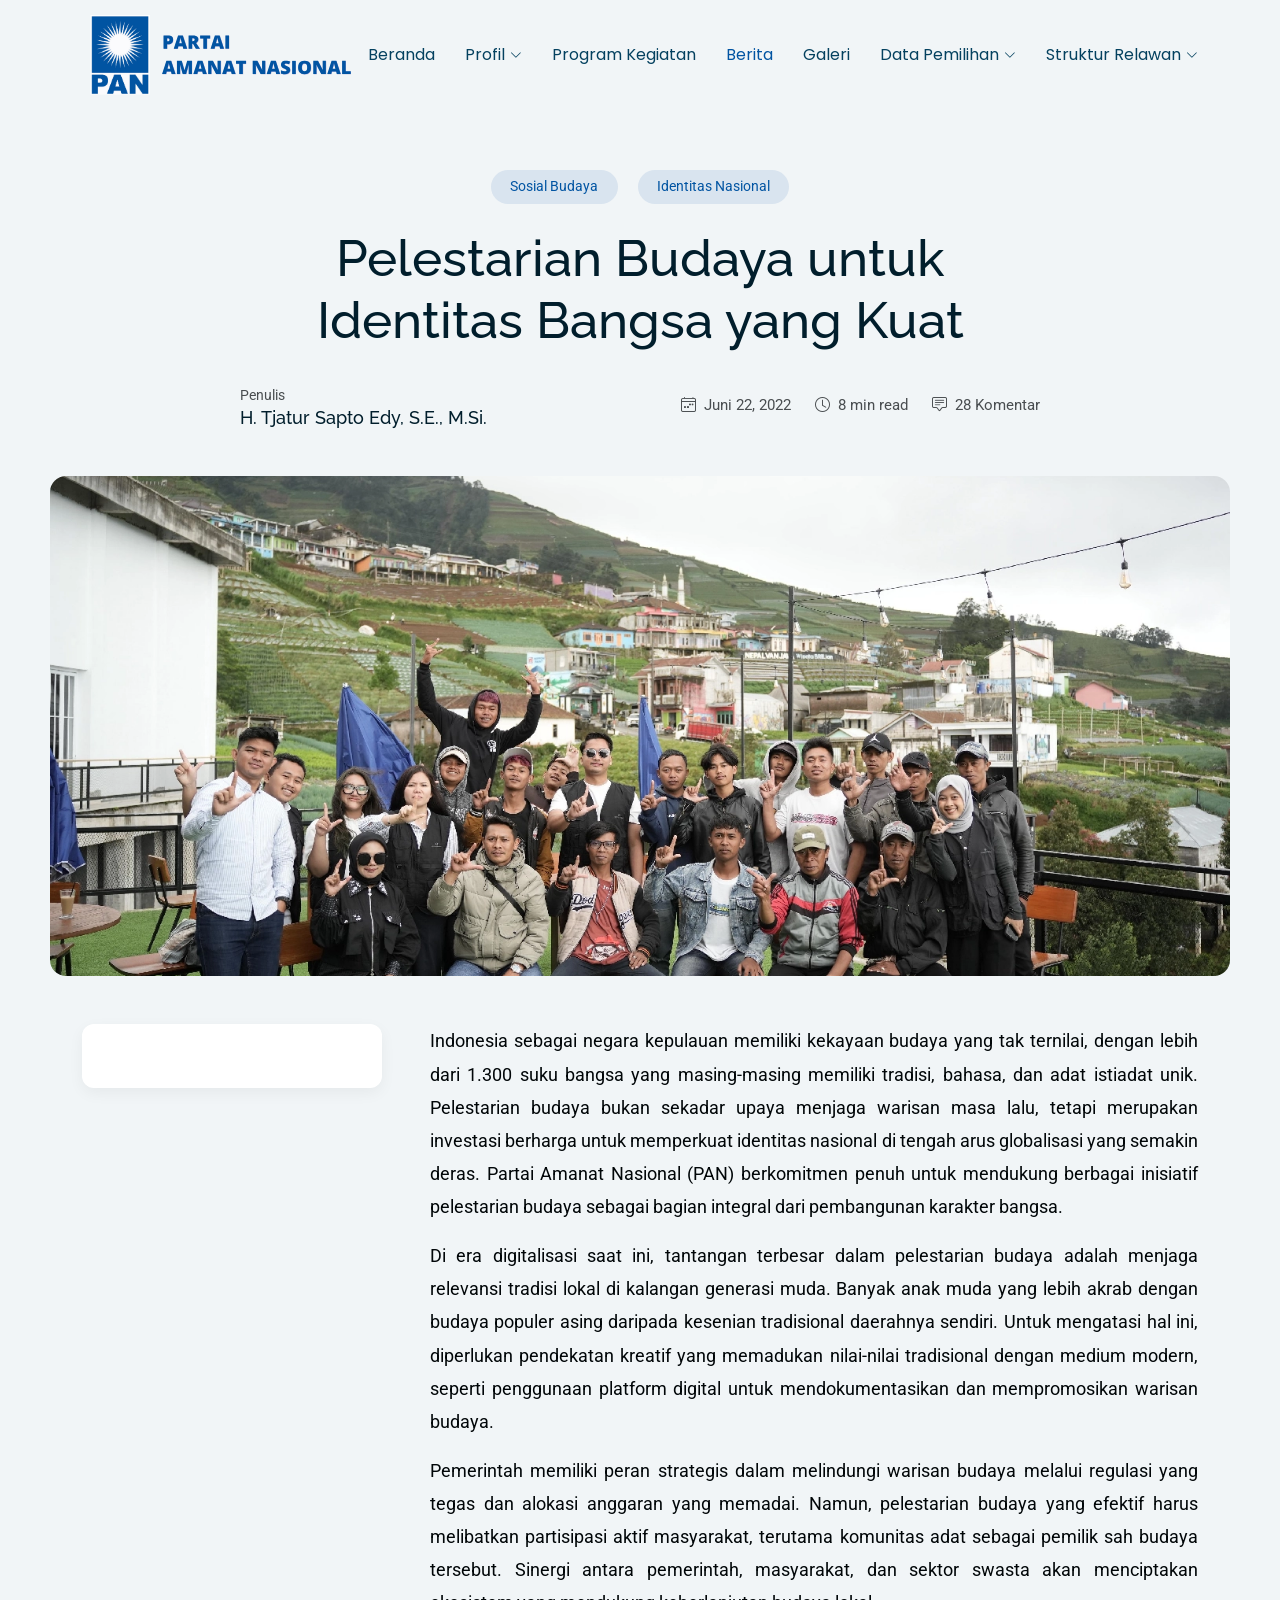
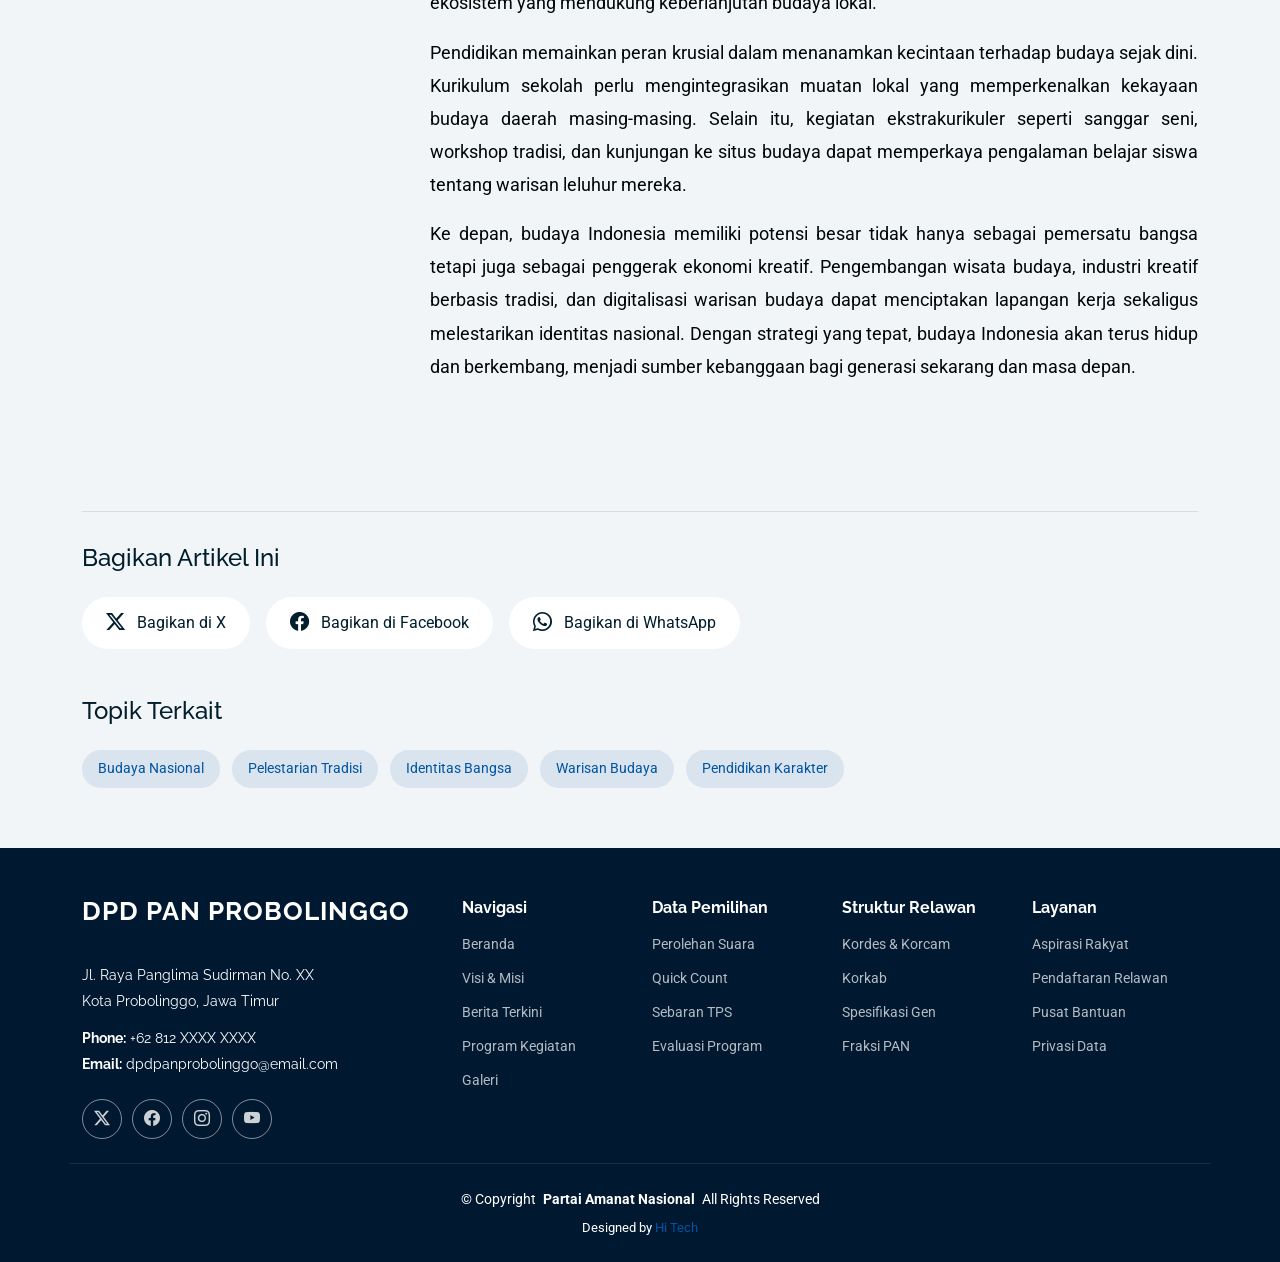
<file: berita-detail.html>
<!DOCTYPE html>
<html lang="en">

<head>
    <meta charset="utf-8">
    <meta content="width=device-width, initial-scale=1.0" name="viewport">
    <title>Berita Detail - Partai Amanat Nasional</title>
    <meta name="description" content="">
    <meta name="keywords" content="">

    <!-- Favicons -->
    <link href="assets/img/favicon.png" rel="icon">
    <link href="assets/img/apple-touch-icon.png" rel="apple-touch-icon">

    <!-- Fonts -->
    <link href="https://fonts.googleapis.com" rel="preconnect">
    <link href="https://fonts.gstatic.com" rel="preconnect" crossorigin>
    <link href="https://fonts.googleapis.com/css2?family=Roboto:ital,wght@0,100;0,300;0,400;0,500;0,700;0,900;1,100;1,300;1,400;1,500;1,700;1,900&family=Poppins:ital,wght@0,100;0,200;0,300;0,400;0,500;0,600;0,700;0,800;0,900;1,100;1,200;1,300;1,400;1,500;1,600;1,700;1,800;1,900&family=Raleway:ital,wght@0,100;0,200;0,300;0,400;0,500;0,600;0,700;0,800;0,900;1,100;1,200;1,300;1,400;1,500;1,600;1,700;1,800;1,900&display=swap" rel="stylesheet">

    <!-- Vendor CSS Files -->
    <link href="assets/vendor/bootstrap/css/bootstrap.min.css" rel="stylesheet">
    <link href="assets/vendor/bootstrap-icons/bootstrap-icons.css" rel="stylesheet">
    <link href="assets/vendor/aos/aos.css" rel="stylesheet">
    <link href="assets/vendor/swiper/swiper-bundle.min.css" rel="stylesheet">
    <link href="assets/vendor/glightbox/css/glightbox.min.css" rel="stylesheet">

    <!-- Main CSS File -->
    <link href="assets/css/main.css" rel="stylesheet">
    <link href="assets/css/pan-custom.css" rel="stylesheet">
</head>

<body class="news-details-page">

    <header id="header" class="header d-flex align-items-center sticky-top">
        <div class="header-container container-fluid container-xl position-relative d-flex align-items-center justify-content-end">

            <a href="index.html" class="logo d-flex align-items-center me-auto">
                <img src="assets/img/pan2.svg" alt="">
            </a>
            <nav id="navmenu" class="navmenu">
                <ul>
                    <li><a href="index.html">Beranda</a></li>

                    <li class="dropdown"><a href="#"><span>Profil</span> <i class="bi bi-chevron-down toggle-dropdown"></i></a>
                        <ul>
                            <li><a href="oncoming.html">Visi & Misi</a></li>
                            <li><a href="fraksi.html">Fraksi PAN</a></li>
                            <li><a href="kontak.html">Kontak Kami</a></li>
                        </ul>
                    </li>

                    <li><a href="program.html">Program Kegiatan</a></li>
                    <li><a href="berita.html" class="active">Berita</a></li>
                    <li><a href="galeri.html">Galeri</a></li>

                    <li class="dropdown"><a href="#"><span>Data Pemilihan</span> <i class="bi bi-chevron-down toggle-dropdown"></i></a>
                        <ul>
                            <li><a href="perolehan-suara.html">Perolehan Suara</a></li>
                            <li><a href="quick-count.html">Quick Count</a></li>
                            <li><a href="sebaran-tps.html">Sebaran Daerah (TPS Probolinggo)</a></li>
                            <li><a href="evaluasi-program.html">Evaluasi Program</a></li>
                        </ul>
                    </li>

                    <li class="dropdown"><a href="#"><span>Struktur Relawan</span> <i class="bi bi-chevron-down toggle-dropdown"></i></a>
                        <ul>
                            <li><a href="struktur-relawan.html">Kordes, Korcam, & Korkab</a></li>
                            <li><a href="spesifikasi-gen.html">Spesifikasi Gen</a></li>
                        </ul>
                    </li>
                </ul>
                <i class="mobile-nav-toggle d-xl-none bi bi-list"></i>
            </nav>

        </div>
    </header>

    <main class="main">

        <!-- <div class="page-title light-background">
            <div class="container d-lg-flex justify-content-between align-items-center">
                <h1 class="mb-2 mb-lg-0">Detail Berita</h1>
                <nav class="breadcrumbs">
                    <ol>
                        <li><a href="index.html">Berita</a></li>
                        <li class="current">Detail Berita</li>
                    </ol>
                </nav>
            </div>
        </div> -->

        <!-- Blog Details Section -->
        <section id="blog-details" class="blog-details section">
            <div class="container" data-aos="fade-up">

                <article class="article">
                    <div class="article-header">
                        <div class="meta-categories" data-aos="fade-up">
                            <a href="#" class="category">Sosial Budaya</a>
                            <a href="#" class="category">Identitas Nasional</a>
                        </div>

                        <h1 class="title" data-aos="fade-up" data-aos-delay="100">Pelestarian Budaya untuk Identitas Bangsa yang Kuat</h1>

                        <div class="article-meta" data-aos="fade-up" data-aos-delay="200">
                            <div class="author">
                                <div class="author-info">
                                    <span>Penulis</span>
                                    <h4>H. Tjatur Sapto Edy, S.E., M.Si.</h4>
                                </div>
                            </div>
                            <div class="post-info">
                                <span><i class="bi bi-calendar4-week"></i> Juni 22, 2022</span>
                                <span><i class="bi bi-clock"></i> 8 min read</span>
                                <span><i class="bi bi-chat-square-text"></i> 28 Komentar</span>
                            </div>
                        </div>
                    </div>

                    <div class="article-featured-image" data-aos="zoom-in">
                        <img src="assets/img/berita/12.png" alt="Pelestarian Budaya Indonesia" class="img-fluid">
                    </div>

                    <div class="article-wrapper">
                        <aside class="table-of-contents" data-aos="fade-left">
                            <!-- <h3>Daftar Isi</h3>
            <nav>
                <ul>
                    <li><a href="#pendahuluan" class="active">Pendahuluan</a></li>
                    <li><a href="#keragaman">Keragaman Budaya Nusantara</a></li>
                    <li><a href="#tantangan">Tantangan Modernisasi</a></li>
                    <li><a href="#peran-pemerintah">Peran Pemerintah dan Masyarakat</a></li>
                    <li><a href="#pendidikan">Pendidikan Berbasis Budaya</a></li>
                    <li><a href="#masadepan">Masa Depan Budaya Indonesia</a></li>
                </ul>
            </nav> -->
                        </aside>

                        <div class="article-content">
                            <div class="content-section" style="text-align: justify;" id="pendahuluan" data-aos="fade-up">
                                <p>Indonesia sebagai negara kepulauan memiliki kekayaan budaya yang tak ternilai, dengan lebih dari 1.300 suku bangsa yang masing-masing memiliki tradisi, bahasa, dan adat istiadat unik. Pelestarian budaya bukan sekadar upaya menjaga warisan masa lalu, tetapi merupakan investasi berharga untuk memperkuat identitas nasional di tengah arus globalisasi yang semakin deras. Partai Amanat Nasional (PAN) berkomitmen penuh untuk mendukung berbagai inisiatif pelestarian budaya sebagai bagian integral dari pembangunan karakter bangsa.</p>
                                <p>Di era digitalisasi saat ini, tantangan terbesar dalam pelestarian budaya adalah menjaga relevansi tradisi lokal di kalangan generasi muda. Banyak anak muda yang lebih akrab dengan budaya populer asing daripada kesenian tradisional daerahnya sendiri. Untuk mengatasi hal ini, diperlukan pendekatan kreatif yang memadukan nilai-nilai tradisional dengan medium modern, seperti penggunaan platform digital untuk mendokumentasikan dan mempromosikan warisan budaya.</p>
                                <p>Pemerintah memiliki peran strategis dalam melindungi warisan budaya melalui regulasi yang tegas dan alokasi anggaran yang memadai. Namun, pelestarian budaya yang efektif harus melibatkan partisipasi aktif masyarakat, terutama komunitas adat sebagai pemilik sah budaya tersebut. Sinergi antara pemerintah, masyarakat, dan sektor swasta akan menciptakan ekosistem yang mendukung keberlanjutan budaya lokal.</p>
                                <p>Pendidikan memainkan peran krusial dalam menanamkan kecintaan terhadap budaya sejak dini. Kurikulum sekolah perlu mengintegrasikan muatan lokal yang memperkenalkan kekayaan budaya daerah masing-masing. Selain itu, kegiatan ekstrakurikuler seperti sanggar seni, workshop tradisi, dan kunjungan ke situs budaya dapat memperkaya pengalaman belajar siswa tentang warisan leluhur mereka.</p>
                                <p>Ke depan, budaya Indonesia memiliki potensi besar tidak hanya sebagai pemersatu bangsa tetapi juga sebagai penggerak ekonomi kreatif. Pengembangan wisata budaya, industri kreatif berbasis tradisi, dan digitalisasi warisan budaya dapat menciptakan lapangan kerja sekaligus melestarikan identitas nasional. Dengan strategi yang tepat, budaya Indonesia akan terus hidup dan berkembang, menjadi sumber kebanggaan bagi generasi sekarang dan masa depan.</p>
                            </div>
                        </div>
                    </div>

                    <div class="article-footer" data-aos="fade-up">
                        <div class="share-article">
                            <h4>Bagikan Artikel Ini</h4>
                            <div class="share-buttons">
                                <a href="#" class="share-button twitter">
                                    <i class="bi bi-twitter-x"></i>
                                    <span>Bagikan di X</span>
                                </a>
                                <a href="#" class="share-button facebook">
                                    <i class="bi bi-facebook"></i>
                                    <span>Bagikan di Facebook</span>
                                </a>
                                <a href="#" class="share-button whatsapp">
                                    <i class="bi bi-whatsapp"></i>
                                    <span>Bagikan di WhatsApp</span>
                                </a>
                            </div>
                        </div>

                        <div class="article-tags">
                            <h4>Topik Terkait</h4>
                            <div class="tags">
                                <a href="#" class="tag">Budaya Nasional</a>
                                <a href="#" class="tag">Pelestarian Tradisi</a>
                                <a href="#" class="tag">Identitas Bangsa</a>
                                <a href="#" class="tag">Warisan Budaya</a>
                                <a href="#" class="tag">Pendidikan Karakter</a>
                            </div>
                        </div>
                    </div>
                </article>

            </div>
        </section><!-- /Blog Details Section -->

    </main>

    <footer id="footer" class="footer position-relative dark-background">

        <div class="container footer-top">
            <div class="row gy-4">
                <div class="col-lg-4 col-md-6 footer-about">
                    <a href="index.html" class="logo d-flex align-items-center">
                        <span class="sitename">DPD PAN PROBOLINGGO</span>
                    </a>
                    <div class="footer-contact pt-3">
                        <p>Jl. Raya Panglima Sudirman No. XX</p>
                        <p>Kota Probolinggo, Jawa Timur</p>
                        <p class="mt-3"><strong>Phone:</strong> <span>+62 812 XXXX XXXX</span></p>
                        <p><strong>Email:</strong> <span>dpdpanprobolinggo@email.com</span></p>
                    </div>
                    <div class="social-links d-flex mt-4">
                        <a href="#"><i class="bi bi-twitter-x"></i></a>
                        <a href="#"><i class="bi bi-facebook"></i></a>
                        <a href="#"><i class="bi bi-instagram"></i></a>
                        <a href="#"><i class="bi bi-youtube"></i></a>
                    </div>
                </div>

                <div class="col-lg-2 col-md-3 footer-links">
                    <h4>Navigasi</h4>
                    <ul>
                        <li><a href="index.html">Beranda</a></li>
                        <li><a href="visi-misi.html">Visi & Misi</a></li>
                        <li><a href="berita.html">Berita Terkini</a></li>
                        <li><a href="program.html">Program Kegiatan</a></li>
                        <li><a href="galeri.html">Galeri</a></li>
                    </ul>
                </div>

                <div class="col-lg-2 col-md-3 footer-links">
                    <h4>Data Pemilihan</h4>
                    <ul>
                        <li><a href="perolehan-suara.html">Perolehan Suara</a></li>
                        <li><a href="quick-count.html">Quick Count</a></li>
                        <li><a href="sebaran-tps.html">Sebaran TPS</a></li>
                        <li><a href="evaluasi-program.html">Evaluasi Program</a></li>
                    </ul>
                </div>

                <div class="col-lg-2 col-md-3 footer-links">
                    <h4>Struktur Relawan</h4>
                    <ul>
                        <li><a href="struktur-relawan.html">Kordes & Korcam</a></li>
                        <li><a href="struktur-relawan.html">Korkab</a></li>
                        <li><a href="spesifikasi-gen.html">Spesifikasi Gen</a></li>
                        <li><a href="fraksi.html">Fraksi PAN</a></li>
                    </ul>
                </div>

                <div class="col-lg-2 col-md-3 footer-links">
                    <h4>Layanan</h4>
                    <ul>
                        <li><a href="#">Aspirasi Rakyat</a></li>
                        <li><a href="#">Pendaftaran Relawan</a></li>
                        <li><a href="#">Pusat Bantuan</a></li>
                        <li><a href="#">Privasi Data</a></li>
                    </ul>
                </div>

            </div>
        </div>

        <div class="container copyright text-center mt-4">
            <p>© <span>Copyright</span> <strong class="px-1 sitename">Partai Amanat Nasional</strong> <span>All Rights Reserved</span></p>
            <div class="credits">
                Designed by <a href="https://www.instagram.com/hi.tech.software/" target="_blank">Hi Tech</a>
            </div>
        </div>

    </footer>

    <!-- Scroll Top -->
    <a href="#" id="scroll-top" class="scroll-top d-flex align-items-center justify-content-center"><i class="bi bi-arrow-up-short"></i></a>

    <!-- Preloader -->
    <div id="preloader"></div>

    <!-- Vendor JS Files -->
    <script src="assets/vendor/bootstrap/js/bootstrap.bundle.min.js"></script>
    <script src="assets/vendor/php-email-form/validate.js"></script>
    <script src="assets/vendor/aos/aos.js"></script>
    <script src="assets/vendor/swiper/swiper-bundle.min.js"></script>
    <script src="assets/vendor/purecounter/purecounter_vanilla.js"></script>
    <script src="assets/vendor/imagesloaded/imagesloaded.pkgd.min.js"></script>
    <script src="assets/vendor/isotope-layout/isotope.pkgd.min.js"></script>
    <script src="assets/vendor/glightbox/js/glightbox.min.js"></script>

    <!-- Main JS File -->
    <script src="assets/js/main.js"></script>

</body>

</html>
</file>
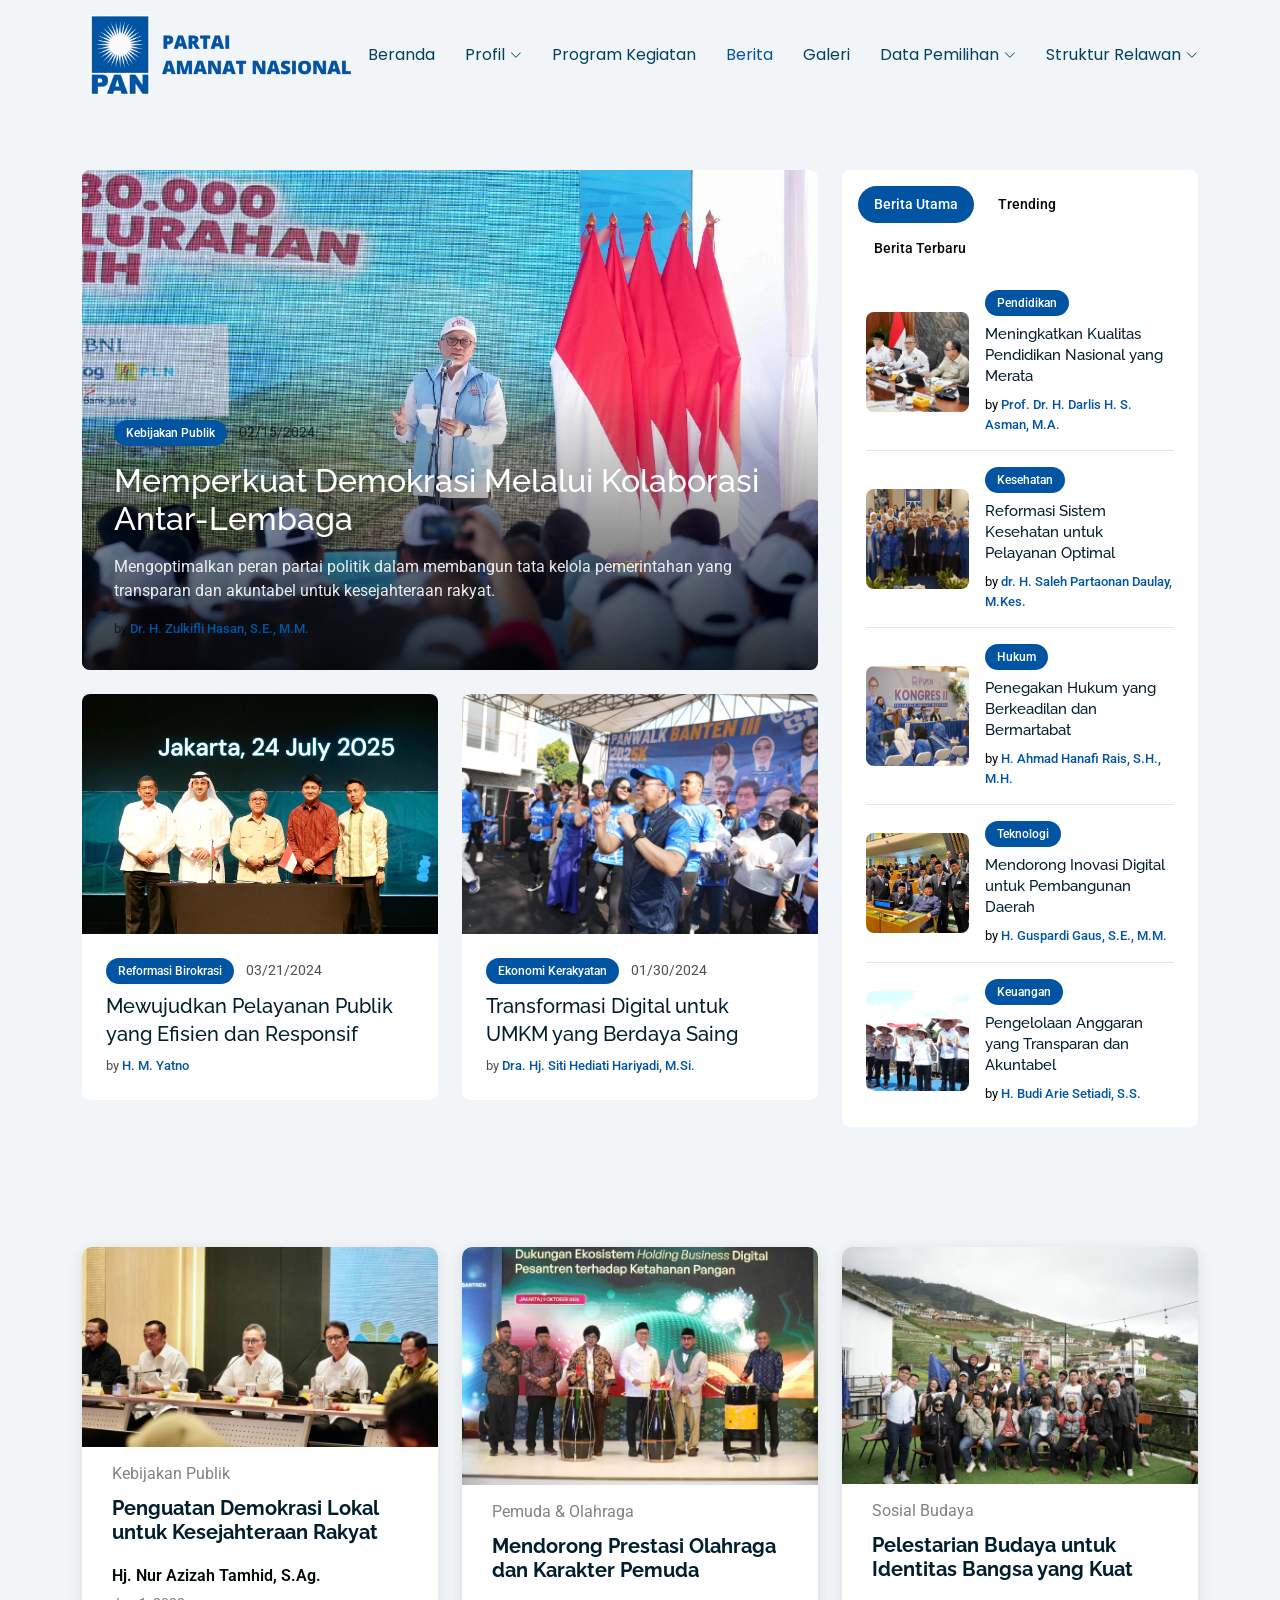
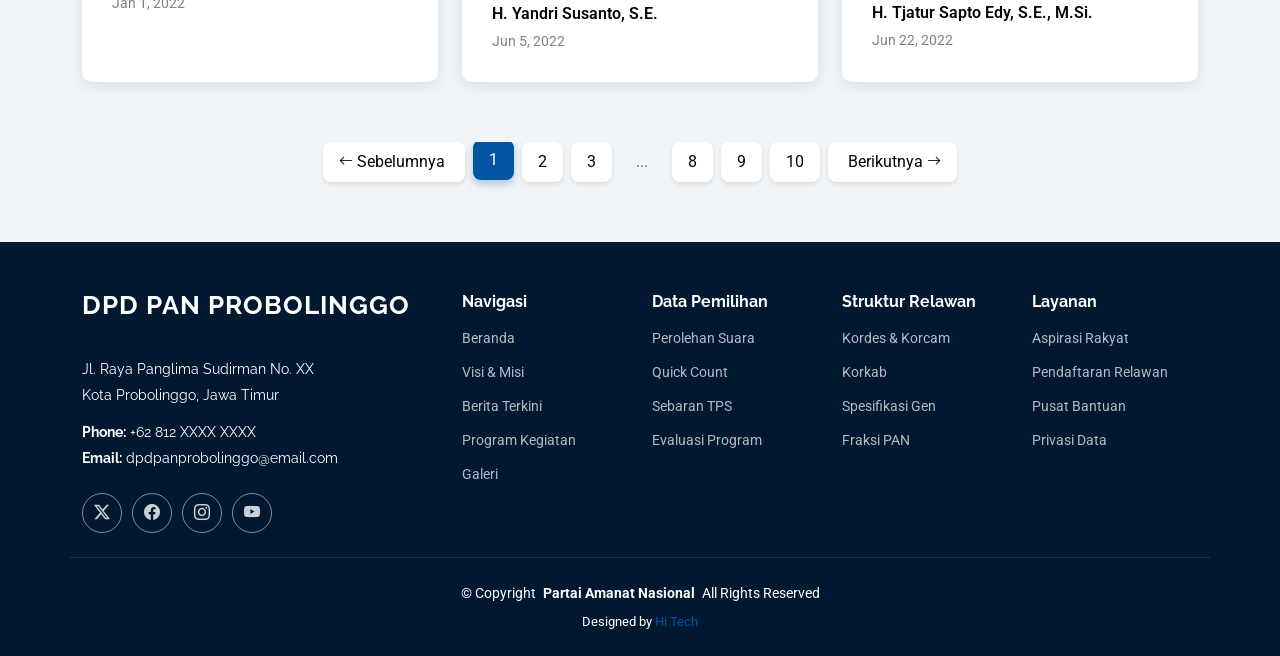
<file: berita.html>
<!DOCTYPE html>
<html lang="en">

<head>
    <meta charset="utf-8">
    <meta content="width=device-width, initial-scale=1.0" name="viewport">
    <title>Berita - Partai</title>
    <meta name="description" content="">
    <meta name="keywords" content="">

    <!-- Favicons -->
    <link href="assets/img/favicon.png" rel="icon">
    <link href="assets/img/apple-touch-icon.png" rel="apple-touch-icon">

    <!-- Fonts -->
    <link href="https://fonts.googleapis.com" rel="preconnect">
    <link href="https://fonts.gstatic.com" rel="preconnect" crossorigin>
    <link href="https://fonts.googleapis.com/css2?family=Roboto:ital,wght@0,100;0,300;0,400;0,500;0,700;0,900;1,100;1,300;1,400;1,500;1,700;1,900&family=Poppins:ital,wght@0,100;0,200;0,300;0,400;0,500;0,600;0,700;0,800;0,900;1,100;1,200;1,300;1,400;1,500;1,600;1,700;1,800;1,900&family=Raleway:ital,wght@0,100;0,200;0,300;0,400;0,500;0,600;0,700;0,800;0,900;1,100;1,200;1,300;1,400;1,500;1,600;1,700;1,800;1,900&display=swap" rel="stylesheet">

    <!-- Vendor CSS Files -->
    <link href="assets/vendor/bootstrap/css/bootstrap.min.css" rel="stylesheet">
    <link href="assets/vendor/bootstrap-icons/bootstrap-icons.css" rel="stylesheet">
    <link href="assets/vendor/aos/aos.css" rel="stylesheet">
    <link href="assets/vendor/swiper/swiper-bundle.min.css" rel="stylesheet">
    <link href="assets/vendor/glightbox/css/glightbox.min.css" rel="stylesheet">

    <!-- Main CSS File -->
    <link href="assets/css/main.css" rel="stylesheet">
    <link href="assets/css/pan-custom.css" rel="stylesheet">
</head>

<body class="news-page">
    <header id="header" class="header d-flex align-items-center sticky-top">
        <div class="header-container container-fluid container-xl position-relative d-flex align-items-center justify-content-end">
            <a href="index.html" class="logo d-flex align-items-center me-auto">
                <img src="assets/img/pan2.svg" alt="">
            </a>
            <nav id="navmenu" class="navmenu">
                <ul>
                    <li><a href="index.html">Beranda</a></li>

                    <li class="dropdown"><a href="#"><span>Profil</span> <i class="bi bi-chevron-down toggle-dropdown"></i></a>
                        <ul>
                            <li><a href="oncoming.html">Visi & Misi</a></li>
                            <li><a href="fraksi.html">Fraksi PAN</a></li>
                            <li><a href="kontak.html">Kontak Kami</a></li>
                        </ul>
                    </li>

                    <li><a href="program.html">Program Kegiatan</a></li>
                    <li><a href="berita.html" class="active">Berita</a></li>
                    <li><a href="galeri.html">Galeri</a></li>

                    <li class="dropdown"><a href="#"><span>Data Pemilihan</span> <i class="bi bi-chevron-down toggle-dropdown"></i></a>
                        <ul>
                            <li><a href="perolehan-suara.html">Perolehan Suara</a></li>
                            <li><a href="quick-count.html">Quick Count</a></li>
                            <li><a href="sebaran-tps.html">Sebaran Daerah (TPS Probolinggo)</a></li>
                            <li><a href="evaluasi-program.html">Evaluasi Program</a></li>
                        </ul>
                    </li>

                    <li class="dropdown"><a href="#"><span>Struktur Relawan</span> <i class="bi bi-chevron-down toggle-dropdown"></i></a>
                        <ul>
                            <li><a href="struktur-relawan.html">Kordes, Korcam, & Korkab</a></li>
                            <li><a href="spesifikasi-gen.html">Spesifikasi Gen</a></li>
                        </ul>
                    </li>
                </ul>
                <i class="mobile-nav-toggle d-xl-none bi bi-list"></i>
            </nav>
        </div>
    </header>

    <main class="main">
        <!-- <div class="page-title light-background">
            <div class="container d-lg-flex justify-content-between align-items-center">
                <h1 class="mb-2 mb-lg-0">Berita</h1>
                <nav class="breadcrumbs">
                    <ol>
                        <li><a href="index.html">Beranda</a></li>
                        <li class="current">Berita</li>
                    </ol>
                </nav>
            </div>
        </div> -->

        <!-- News Hero Section -->
        <section id="news-hero" class="news-hero section">

            <div class="container" data-aos="fade-up" data-aos-delay="100">

                <div class="row g-4">
                    <!-- Main Content Area -->
                    <div class="col-lg-8">
                        <!-- Featured Article -->
                        <article class="featured-post position-relative mb-4" data-aos="fade-up">
                            <img src="assets/img/berita/1.png" alt="Featured post" class="img-fluid">
                            <div class="post-overlay">
                                <div class="post-content">
                                    <div class="post-meta">
                                        <span class="category">Kebijakan Publik</span>
                                        <span class="date">02/15/2024</span>
                                    </div>
                                    <h2 class="post-title">
                                        <a href="#">Memperkuat Demokrasi Melalui Kolaborasi Antar-Lembaga</a>
                                    </h2>
                                    <p class="post-excerpt">Mengoptimalkan peran partai politik dalam membangun tata kelola pemerintahan yang transparan dan akuntabel untuk kesejahteraan rakyat.</p>
                                    <div class="post-author">
                                        <span>by</span>
                                        <a href="#">Dr. H. Zulkifli Hasan, S.E., M.M.</a>
                                    </div>
                                </div>
                            </div>
                        </article>

                        <!-- Secondary Articles -->
                        <div class="row g-4">
                            <div class="col-md-6">
                                <article class="secondary-post" data-aos="fade-up">
                                    <div class="post-image">
                                        <img src="assets/img/berita/2.png" alt="Post" class="img-fluid">
                                    </div>
                                    <div class="post-content">
                                        <div class="post-meta">
                                            <span class="category">Reformasi Birokrasi</span>
                                            <span class="date">03/21/2024</span>
                                        </div>
                                        <h3 class="post-title">
                                            <a href="#">Mewujudkan Pelayanan Publik yang Efisien dan Responsif</a>
                                        </h3>
                                        <div class="post-author">
                                            <span>by</span>
                                            <a href="#">H. M. Yatno</a>
                                        </div>
                                    </div>
                                </article>
                            </div>
                            <div class="col-md-6">
                                <article class="secondary-post" data-aos="fade-up" data-aos-delay="100">
                                    <div class="post-image">
                                        <img src="assets/img/berita/3.png" alt="Post" class="img-fluid">
                                    </div>
                                    <div class="post-content">
                                        <div class="post-meta">
                                            <span class="category">Ekonomi Kerakyatan</span>
                                            <span class="date">01/30/2024</span>
                                        </div>
                                        <h3 class="post-title">
                                            <a href="#">Transformasi Digital untuk UMKM yang Berdaya Saing</a>
                                        </h3>
                                        <div class="post-author">
                                            <span>by</span>
                                            <a href="#">Dra. Hj. Siti Hediati Hariyadi, M.Si.</a>
                                        </div>
                                    </div>
                                </article>
                            </div>
                        </div>
                    </div><!-- End Main Content Area -->

                    <!-- Sidebar with Tabs -->
                    <div class="col-lg-4">
                        <div class="news-tabs" data-aos="fade-up" data-aos-delay="200">
                            <ul class="nav nav-tabs" role="tablist">
                                <li class="nav-item" role="presentation">
                                    <button class="nav-link active" data-bs-toggle="tab" data-bs-target="#top-stories" type="button">Berita Utama</button>
                                </li>
                                <li class="nav-item" role="presentation">
                                    <button class="nav-link" data-bs-toggle="tab" data-bs-target="#trending" type="button">Trending</button>
                                </li>
                                <li class="nav-item" role="presentation">
                                    <button class="nav-link" data-bs-toggle="tab" data-bs-target="#latest" type="button">Berita Terbaru</button>
                                </li>
                            </ul>

                            <div class="tab-content">
                                <!-- Top Stories Tab -->
                                <div class="tab-pane fade show active" id="top-stories">
                                    <article class="tab-post">
                                        <div class="row g-0 align-items-center">
                                            <div class="col-4">
                                                <img src="assets/img/berita/4.png" alt="Post" class="img-fluid">
                                            </div>
                                            <div class="col-8">
                                                <div class="post-content">
                                                    <span class="category">Pendidikan</span>
                                                    <h4 class="post-title"><a href="#">Meningkatkan Kualitas Pendidikan Nasional yang Merata</a></h4>
                                                    <div class="post-author">by <a href="#">Prof. Dr. H. Darlis H. S. Asman, M.A.</a></div>
                                                </div>
                                            </div>
                                        </div>
                                    </article>

                                    <article class="tab-post">
                                        <div class="row g-0 align-items-center">
                                            <div class="col-4">
                                                <img src="assets/img/berita/5.png" alt="Post" class="img-fluid">
                                            </div>
                                            <div class="col-8">
                                                <div class="post-content">
                                                    <span class="category">Kesehatan</span>
                                                    <h4 class="post-title"><a href="#">Reformasi Sistem Kesehatan untuk Pelayanan Optimal</a></h4>
                                                    <div class="post-author">by <a href="#">dr. H. Saleh Partaonan Daulay, M.Kes.</a></div>
                                                </div>
                                            </div>
                                        </div>
                                    </article>

                                    <article class="tab-post">
                                        <div class="row g-0 align-items-center">
                                            <div class="col-4">
                                                <img src="assets/img/berita/6.png" alt="Post" class="img-fluid">
                                            </div>
                                            <div class="col-8">
                                                <div class="post-content">
                                                    <span class="category">Hukum</span>
                                                    <h4 class="post-title"><a href="#">Penegakan Hukum yang Berkeadilan dan Bermartabat</a></h4>
                                                    <div class="post-author">by <a href="#">H. Ahmad Hanafi Rais, S.H., M.H.</a></div>
                                                </div>
                                            </div>
                                        </div>
                                    </article>

                                    <article class="tab-post">
                                        <div class="row g-0 align-items-center">
                                            <div class="col-4">
                                                <img src="assets/img/berita/7.png" alt="Post" class="img-fluid">
                                            </div>
                                            <div class="col-8">
                                                <div class="post-content">
                                                    <span class="category">Teknologi</span>
                                                    <h4 class="post-title"><a href="#">Mendorong Inovasi Digital untuk Pembangunan Daerah</a></h4>
                                                    <div class="post-author">by <a href="#">H. Guspardi Gaus, S.E., M.M.</a></div>
                                                </div>
                                            </div>
                                        </div>
                                    </article>

                                    <article class="tab-post">
                                        <div class="row g-0 align-items-center">
                                            <div class="col-4">
                                                <img src="assets/img/berita/8.png" alt="Post" class="img-fluid">
                                            </div>
                                            <div class="col-8">
                                                <div class="post-content">
                                                    <span class="category">Keuangan</span>
                                                    <h4 class="post-title"><a href="#">Pengelolaan Anggaran yang Transparan dan Akuntabel</a></h4>
                                                    <div class="post-author">by <a href="#">H. Budi Arie Setiadi, S.S.</a></div>
                                                </div>
                                            </div>
                                        </div>
                                    </article>
                                </div>

                                <!-- Trending News Tab -->
                                <div class="tab-pane fade" id="trending">
                                    <article class="tab-post">
                                        <div class="row g-0 align-items-center">
                                            <div class="col-4">
                                                <img src="assets/img/berita/5.png" alt="Post" class="img-fluid">
                                            </div>
                                            <div class="col-8">
                                                <div class="post-content">
                                                    <span class="category">Lingkungan</span>
                                                    <h4 class="post-title"><a href="#">Kebijakan Berkelanjutan untuk Indonesia Hijau</a></h4>
                                                    <div class="post-author">by <a href="#">H. Mulyadi, S.T., M.M.</a></div>
                                                </div>
                                            </div>
                                        </div>
                                    </article>

                                    <article class="tab-post">
                                        <div class="row g-0 align-items-center">
                                            <div class="col-4">
                                                <img src="assets/img/berita/6.png" alt="Post" class="img-fluid">
                                            </div>
                                            <div class="col-8">
                                                <div class="post-content">
                                                    <span class="category">Pertanian</span>
                                                    <h4 class="post-title"><a href="#">Revitalisasi Sektor Pertanian untuk Kedaulatan Pangan</a></h4>
                                                    <div class="post-author">by <a href="#">Ir. H. Andi Yuliani Paris, M.Si.</a></div>
                                                </div>
                                            </div>
                                        </div>
                                    </article>

                                    <article class="tab-post">
                                        <div class="row g-0 align-items-center">
                                            <div class="col-4">
                                                <img src="assets/img/berita/7.png" alt="Post" class="img-fluid">
                                            </div>
                                            <div class="col-8">
                                                <div class="post-content">
                                                    <span class="category">Kerja Sama</span>
                                                    <h4 class="post-title"><a href="#">Memperkuat Kerja Sama Antar-Negara untuk Pembangunan</a></h4>
                                                    <div class="post-author">by <a href="#">Prof. Dr. H. Mahyudin, S.T., M.M.</a></div>
                                                </div>
                                            </div>
                                        </div>
                                    </article>

                                    <article class="tab-post">
                                        <div class="row g-0 align-items-center">
                                            <div class="col-4">
                                                <img src="assets/img/berita/8.png" alt="Post" class="img-fluid">
                                            </div>
                                            <div class="col-8">
                                                <div class="post-content">
                                                    <span class="category">Sosial</span>
                                                    <h4 class="post-title"><a href="#">Program Pemberdayaan Masyarakat yang Inklusif</a></h4>
                                                    <div class="post-author">by <a href="#">Hj. Reni Marlinawati, S.Pd.</a></div>
                                                </div>
                                            </div>
                                        </div>
                                    </article>

                                    <article class="tab-post">
                                        <div class="row g-0 align-items-center">
                                            <div class="col-4">
                                                <img src="assets/img/berita/9.png" alt="Post" class="img-fluid">
                                            </div>
                                            <div class="col-8">
                                                <div class="post-content">
                                                    <span class="category">Kepemimpinan</span>
                                                    <h4 class="post-title"><a href="#">Membangun Tim Solid untuk Pelayanan Masyarakat</a></h4>
                                                    <div class="post-author">by <a href="#">H. Syarief Hasan, S.E., M.M.</a></div>
                                                </div>
                                            </div>
                                        </div>
                                    </article>
                                </div>

                                <!-- Latest News Tab -->
                                <div class="tab-pane fade" id="latest">
                                    <article class="tab-post">
                                        <div class="row g-0 align-items-center">
                                            <div class="col-4">
                                                <img src="assets/img/berita/9.png" alt="Post" class="img-fluid">
                                            </div>
                                            <div class="col-8">
                                                <div class="post-content">
                                                    <span class="category">Kesehatan</span>
                                                    <h4 class="post-title"><a href="#">Kolaborasi Lintas Sektor untuk Sistem Kesehatan Tangguh</a></h4>
                                                    <div class="post-author">by <a href="#">dr. H. Abdul Gafur, M.M.</a></div>
                                                </div>
                                            </div>
                                        </div>
                                    </article>

                                    <article class="tab-post">
                                        <div class="row g-0 align-items-center">
                                            <div class="col-4">
                                                <img src="assets/img/berita/10.png" alt="Post" class="img-fluid">
                                            </div>
                                            <div class="col-8">
                                                <div class="post-content">
                                                    <span class="category">Ekonomi</span>
                                                    <h4 class="post-title"><a href="#">Strategi Digital untuk Pertumbuhan Ekonomi Inklusif</a></h4>
                                                    <div class="post-author">by <a href="#">H. Didik Mukrianto, S.E., M.Si.</a></div>
                                                </div>
                                            </div>
                                        </div>
                                    </article>

                                    <article class="tab-post">
                                        <div class="row g-0 align-items-center">
                                            <div class="col-4">
                                                <img src="assets/img/berita/11.png" alt="Post" class="img-fluid">
                                            </div>
                                            <div class="col-8">
                                                <div class="post-content">
                                                    <span class="category">Pemuda</span>
                                                    <h4 class="post-title"><a href="#">Optimalisasi Peran Pemuda dalam Pembangunan Nasional</a></h4>
                                                    <div class="post-author">by <a href="#">H. Ryan D. Pranata, S.T.</a></div>
                                                </div>
                                            </div>
                                        </div>
                                    </article>

                                    <article class="tab-post">
                                        <div class="row g-0 align-items-center">
                                            <div class="col-4">
                                                <img src="assets/img/berita/8.png" alt="Post" class="img-fluid">
                                            </div>
                                            <div class="col-8">
                                                <div class="post-content">
                                                    <span class="category">Inovasi</span>
                                                    <h4 class="post-title"><a href="#">Solusi AI untuk Efisiensi Pelayanan Publik</a></h4>
                                                    <div class="post-author">by <a href="#">H. Ahmad Zainuddin, S.Kom., M.T.</a></div>
                                                </div>
                                            </div>
                                        </div>
                                    </article>

                                    <article class="tab-post">
                                        <div class="row g-0 align-items-center">
                                            <div class="col-4">
                                                <img src="assets/img/berita/6.png" alt="Post" class="img-fluid">
                                            </div>
                                            <div class="col-8">
                                                <div class="post-content">
                                                    <span class="category">Strategi</span>
                                                    <h4 class="post-title"><a href="#">Kerangka Kerja Efektif untuk Pengelolaan Program</a></h4>
                                                    <div class="post-author">by <a href="#">H. Muhaimin Iskandar, S.Sos.</a></div>
                                                </div>
                                            </div>
                                        </div>
                                    </article>
                                </div>
                            </div>
                        </div>
                    </div>
                </div>
            </div>
        </section><!-- /News Hero Section -->

        <!-- News Posts Section -->
        <section id="news-posts" class="news-posts section">

            <div class="container">

                <div class="row gy-4">

                    <div class="col-xl-4 col-md-6" data-aos="fade-up" data-aos-delay="100">
                        <article>

                            <div class="post-img">
                                <img src="assets/img/berita/10.png" alt="" class="img-fluid">
                            </div>

                            <p class="post-category">Kebijakan Publik</p>

                            <h2 class="title">
                                <a href="blog-details.html">Penguatan Demokrasi Lokal untuk Kesejahteraan Rakyat</a>
                            </h2>

                            <div class="d-flex align-items-center">
                                <div class="post-meta">
                                    <p class="post-author">Hj. Nur Azizah Tamhid, S.Ag.</p>
                                    <p class="post-date">
                                        <time datetime="2022-01-01">Jan 1, 2022</time>
                                    </p>
                                </div>
                            </div>

                        </article>
                    </div><!-- End post list item -->

                    <div class="col-xl-4 col-md-6" data-aos="fade-up" data-aos-delay="200">
                        <article>

                            <div class="post-img">
                                <img src="assets/img/berita/11.png" alt="" class="img-fluid">
                            </div>

                            <p class="post-category">Pemuda & Olahraga</p>

                            <h2 class="title">
                                <a href="blog-details.html">Mendorong Prestasi Olahraga dan Karakter Pemuda</a>
                            </h2>

                            <div class="d-flex align-items-center">
                                <div class="post-meta">
                                    <p class="post-author">H. Yandri Susanto, S.E.</p>
                                    <p class="post-date">
                                        <time datetime="2022-01-01">Jun 5, 2022</time>
                                    </p>
                                </div>
                            </div>

                        </article>
                    </div><!-- End post list item -->

                    <div class="col-xl-4 col-md-6" data-aos="fade-up" data-aos-delay="300">
                        <article>

                            <div class="post-img">
                                <img src="assets/img/berita/12.png" alt="" class="img-fluid">
                            </div>

                            <p class="post-category">Sosial Budaya</p>

                            <h2 class="title">
                                <a href="blog-details.html">Pelestarian Budaya untuk Identitas Bangsa yang Kuat</a>
                            </h2>

                            <div class="d-flex align-items-center">
                                <div class="post-meta">
                                    <p class="post-author">H. Tjatur Sapto Edy, S.E., M.Si.</p>
                                    <p class="post-date">
                                        <time datetime="2022-01-01">Jun 22, 2022</time>
                                    </p>
                                </div>
                            </div>

                        </article>
                    </div><!-- End post list item -->

                </div><!-- End recent posts list -->

            </div>

        </section><!-- /News Posts Section -->

        <!-- Pagination 2 Section -->
        <section id="pagination-2" class="pagination-2 section">

            <div class="container">
                <nav class="d-flex justify-content-center" aria-label="Page navigation">
                    <ul>
                        <li>
                            <a href="#" aria-label="Previous page">
                                <i class="bi bi-arrow-left"></i>
                                <span class="d-none d-sm-inline">Sebelumnya</span>
                            </a>
                        </li>

                        <li><a href="#" class="active">1</a></li>
                        <li><a href="#">2</a></li>
                        <li><a href="#">3</a></li>
                        <li class="ellipsis">...</li>
                        <li><a href="#">8</a></li>
                        <li><a href="#">9</a></li>
                        <li><a href="#">10</a></li>

                        <li>
                            <a href="#" aria-label="Next page">
                                <span class="d-none d-sm-inline">Berikutnya</span>
                                <i class="bi bi-arrow-right"></i>
                            </a>
                        </li>
                    </ul>
                </nav>
            </div>

        </section><!-- /Pagination 2 Section -->

    </main>

    <footer id="footer" class="footer position-relative dark-background">

        <div class="container footer-top">
            <div class="row gy-4">
                <div class="col-lg-4 col-md-6 footer-about">
                    <a href="index.html" class="logo d-flex align-items-center">
                        <span class="sitename">DPD PAN PROBOLINGGO</span>
                    </a>
                    <div class="footer-contact pt-3">
                        <p>Jl. Raya Panglima Sudirman No. XX</p>
                        <p>Kota Probolinggo, Jawa Timur</p>
                        <p class="mt-3"><strong>Phone:</strong> <span>+62 812 XXXX XXXX</span></p>
                        <p><strong>Email:</strong> <span>dpdpanprobolinggo@email.com</span></p>
                    </div>
                    <div class="social-links d-flex mt-4">
                        <a href="#"><i class="bi bi-twitter-x"></i></a>
                        <a href="#"><i class="bi bi-facebook"></i></a>
                        <a href="#"><i class="bi bi-instagram"></i></a>
                        <a href="#"><i class="bi bi-youtube"></i></a>
                    </div>
                </div>

                <div class="col-lg-2 col-md-3 footer-links">
                    <h4>Navigasi</h4>
                    <ul>
                        <li><a href="index.html">Beranda</a></li>
                        <li><a href="visi-misi.html">Visi & Misi</a></li>
                        <li><a href="berita.html">Berita Terkini</a></li>
                        <li><a href="program.html">Program Kegiatan</a></li>
                        <li><a href="galeri.html">Galeri</a></li>
                    </ul>
                </div>

                <div class="col-lg-2 col-md-3 footer-links">
                    <h4>Data Pemilihan</h4>
                    <ul>
                        <li><a href="perolehan-suara.html">Perolehan Suara</a></li>
                        <li><a href="quick-count.html">Quick Count</a></li>
                        <li><a href="sebaran-tps.html">Sebaran TPS</a></li>
                        <li><a href="evaluasi-program.html">Evaluasi Program</a></li>
                    </ul>
                </div>

                <div class="col-lg-2 col-md-3 footer-links">
                    <h4>Struktur Relawan</h4>
                    <ul>
                        <li><a href="struktur-relawan.html">Kordes & Korcam</a></li>
                        <li><a href="struktur-relawan.html">Korkab</a></li>
                        <li><a href="spesifikasi-gen.html">Spesifikasi Gen</a></li>
                        <li><a href="fraksi.html">Fraksi PAN</a></li>
                    </ul>
                </div>

                <div class="col-lg-2 col-md-3 footer-links">
                    <h4>Layanan</h4>
                    <ul>
                        <li><a href="#">Aspirasi Rakyat</a></li>
                        <li><a href="#">Pendaftaran Relawan</a></li>
                        <li><a href="#">Pusat Bantuan</a></li>
                        <li><a href="#">Privasi Data</a></li>
                    </ul>
                </div>

            </div>
        </div>

        <div class="container copyright text-center mt-4">
            <p>© <span>Copyright</span> <strong class="px-1 sitename">Partai Amanat Nasional</strong> <span>All Rights Reserved</span></p>
            <div class="credits">
                Designed by <a href="https://www.instagram.com/hi.tech.software/" target="_blank">Hi Tech</a>
            </div>
        </div>

    </footer>

    <!-- Scroll Top -->
    <a href="#" id="scroll-top" class="scroll-top d-flex align-items-center justify-content-center"><i class="bi bi-arrow-up-short"></i></a>

    <!-- Preloader -->
    <div id="preloader"></div>

    <!-- Vendor JS Files -->
    <script src="assets/vendor/bootstrap/js/bootstrap.bundle.min.js"></script>
    <script src="assets/vendor/php-email-form/validate.js"></script>
    <script src="assets/vendor/aos/aos.js"></script>
    <script src="assets/vendor/swiper/swiper-bundle.min.js"></script>
    <script src="assets/vendor/purecounter/purecounter_vanilla.js"></script>
    <script src="assets/vendor/imagesloaded/imagesloaded.pkgd.min.js"></script>
    <script src="assets/vendor/isotope-layout/isotope.pkgd.min.js"></script>
    <script src="assets/vendor/glightbox/js/glightbox.min.js"></script>

    <!-- Main JS File -->
    <script src="assets/js/main.js"></script>


    <script>
        const articles = document.querySelectorAll('article');
        articles.forEach(article => {
            article.addEventListener('mouseover', () => {
                article.style.cursor = 'pointer';
            });
            article.addEventListener('click', () => {
                const link = article.querySelector('a').getAttribute('href');
                window.location.href = 'berita-detail.html';
            });
        });
    </script>

</body>

</html>
</file>
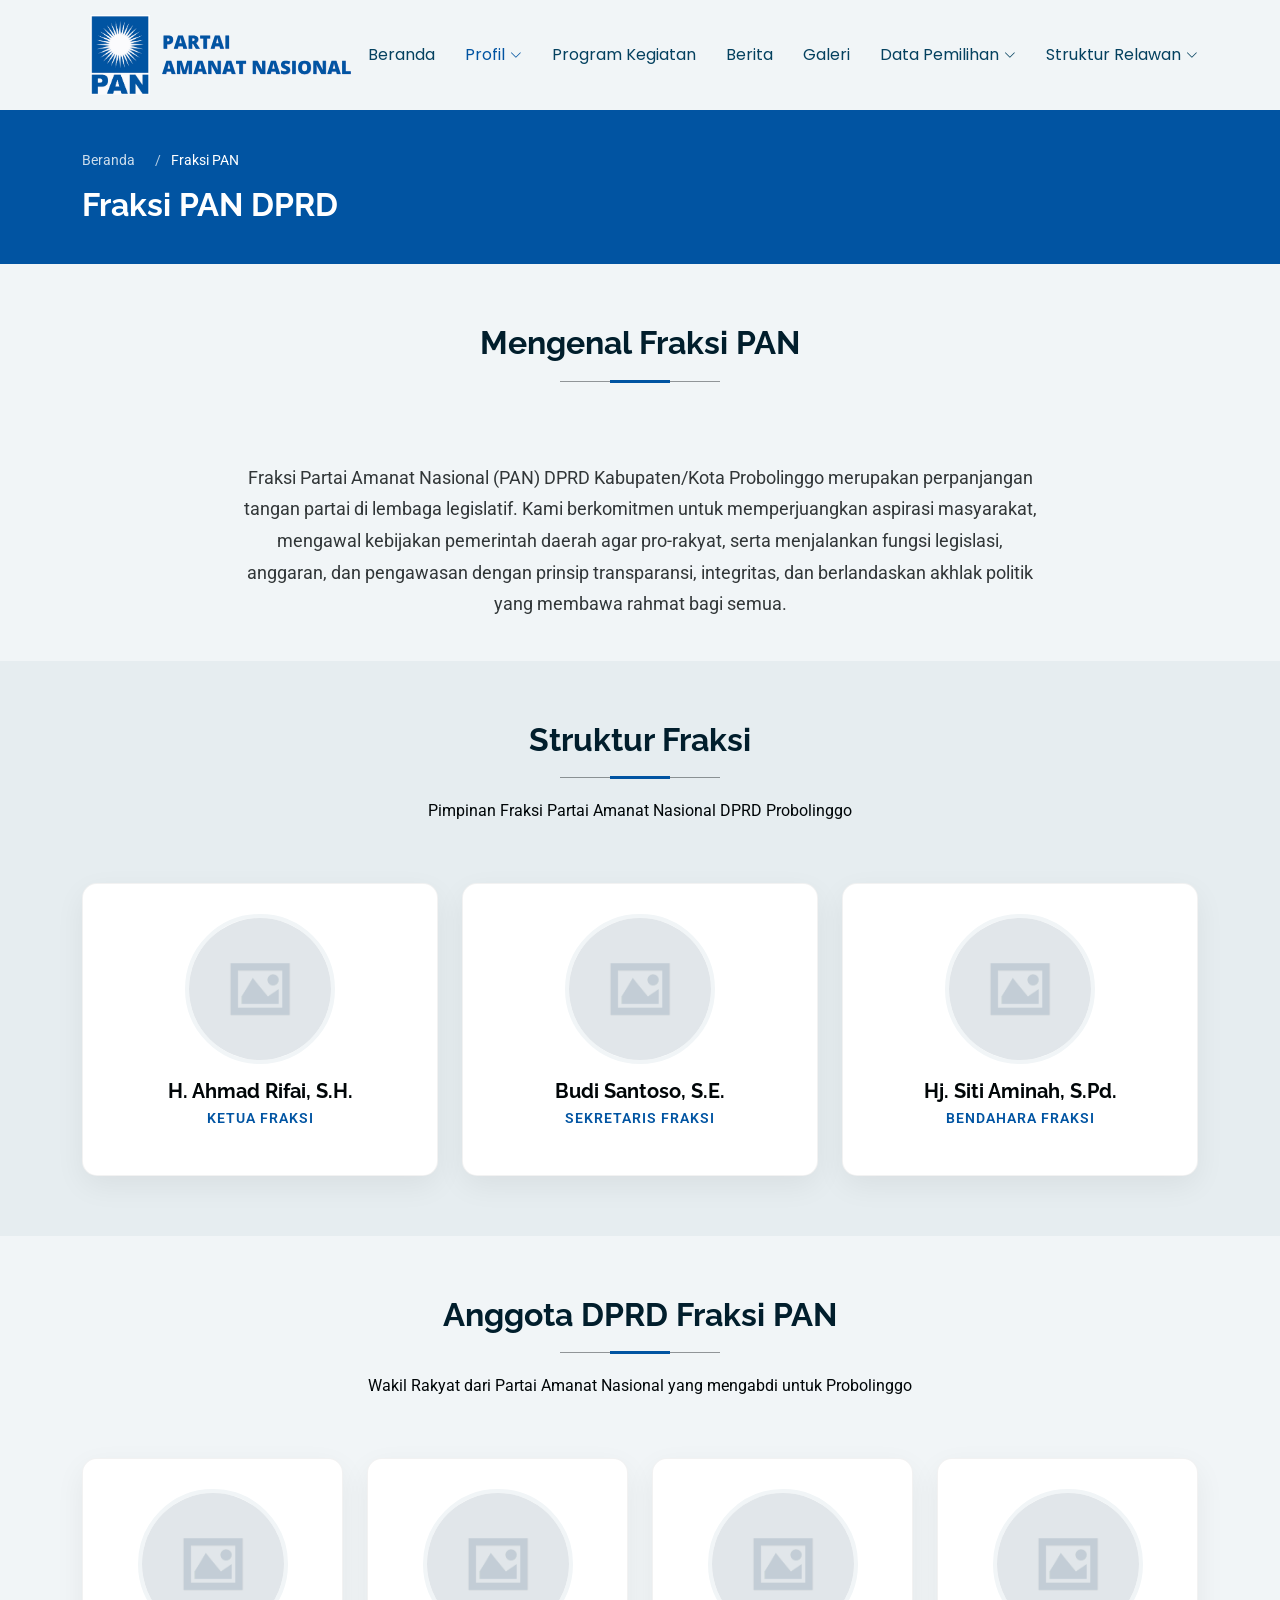
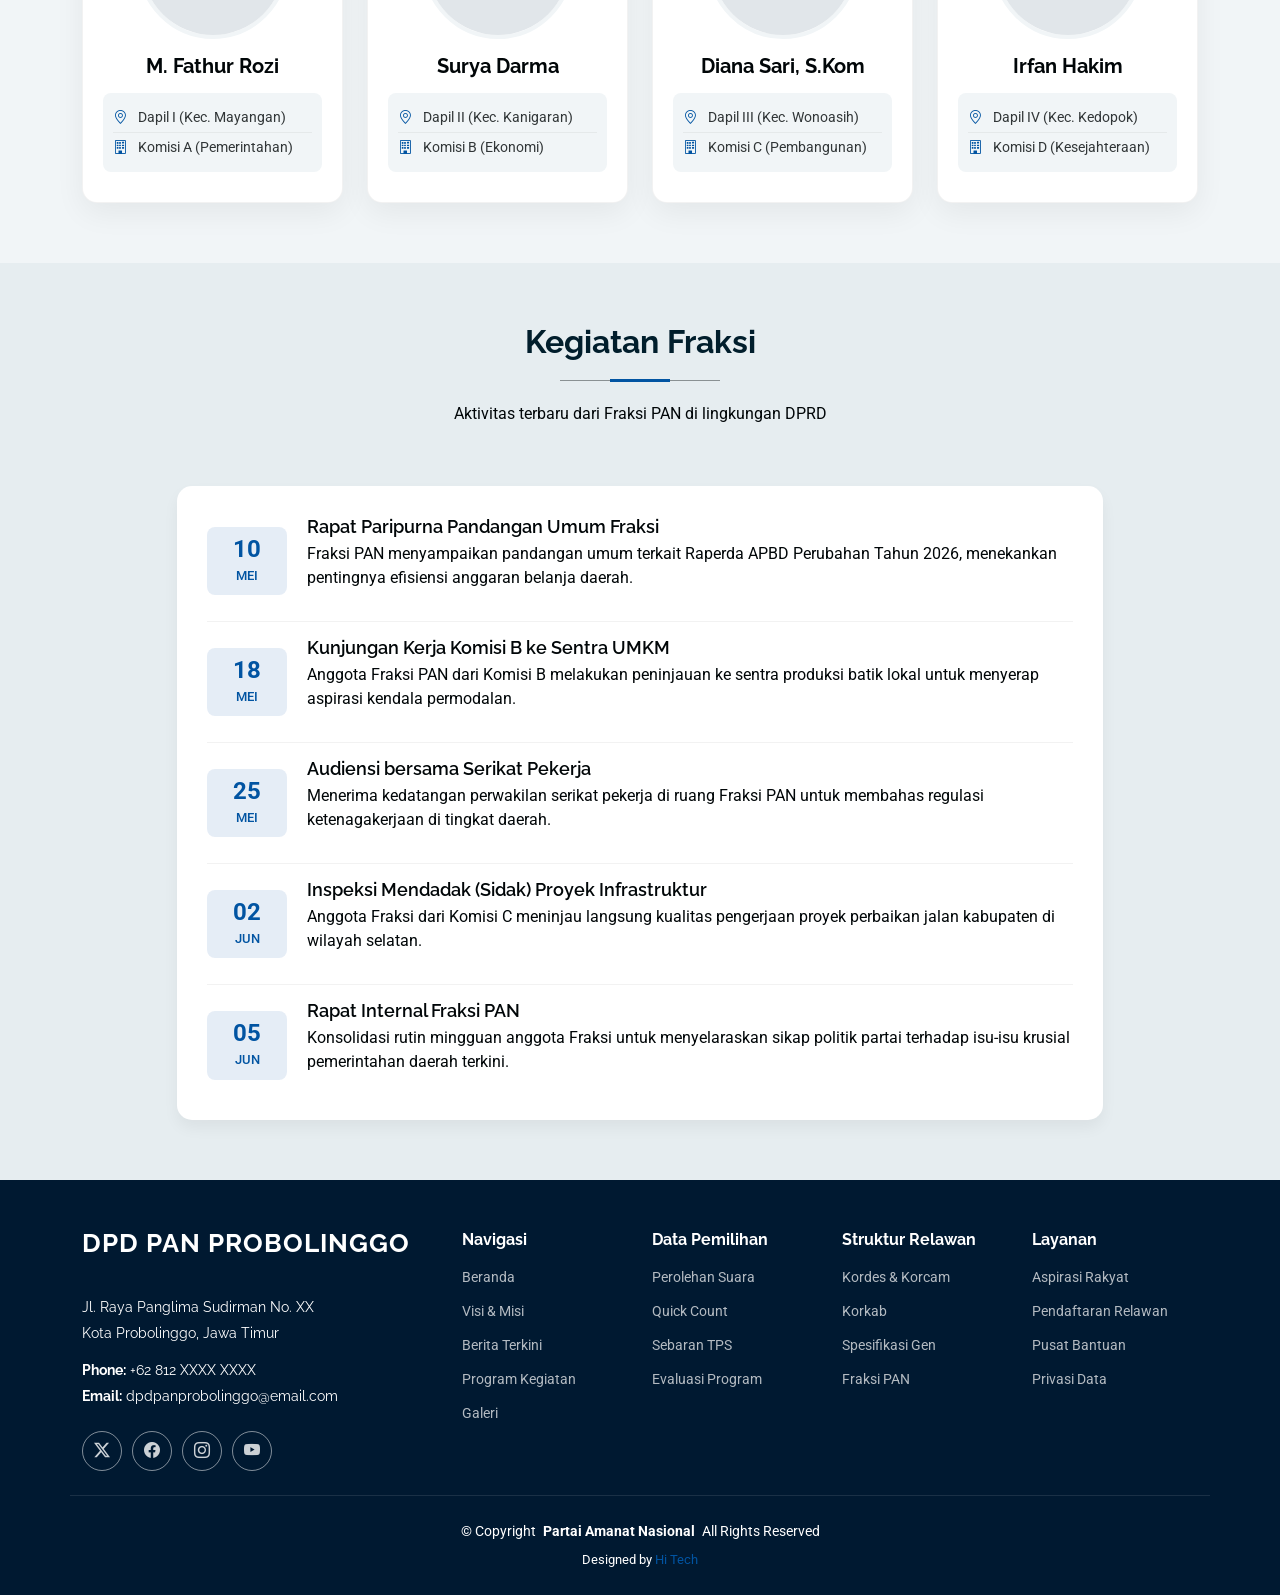
<file: fraksi.html>
<!DOCTYPE html>
<html lang="en">

<head>
    <meta charset="utf-8">
    <meta content="width=device-width, initial-scale=1.0" name="viewport">
    <title>Fraksi PAN - Partai Amanat Nasional</title>
    <meta name="description" content="Informasi Struktur dan Anggota DPRD Fraksi Partai Amanat Nasional (PAN) Probolinggo.">

    <!-- Favicons -->
    <link rel="apple-touch-icon" sizes="180x180" href="/assets/img/favicon/apple-touch-icon.png">
    <link rel="icon" type="image/png" sizes="32x32" href="/assets/img/favicon/favicon-32x32.png">
    <link rel="icon" type="image/png" sizes="16x16" href="/assets/img/favicon/favicon-16x16.png">
    <link rel="manifest" href="/assets/img/favicon/site.webmanifest">

    <!-- Fonts -->
    <link href="https://fonts.googleapis.com" rel="preconnect">
    <link href="https://fonts.gstatic.com" rel="preconnect" crossorigin>
    <link href="https://fonts.googleapis.com/css2?family=Roboto:ital,wght@0,100;0,300;0,400;0,500;0,700;0,900;1,100;1,300;1,400;1,500;1,700;1,900&family=Poppins:ital,wght@0,100;0,200;0,300;0,400;0,500;0,600;0,700;0,800;0,900;1,100;1,200;1,300;1,400;1,500;1,600;1,700;1,800;1,900&family=Raleway:ital,wght@0,100;0,200;0,300;0,400;0,500;0,600;0,700;0,800;0,900;1,100;1,200;1,300;1,400;1,500;1,600;1,700;1,800;1,900&display=swap" rel="stylesheet">

    <!-- Vendor CSS Files -->
    <link href="assets/vendor/bootstrap/css/bootstrap.min.css" rel="stylesheet">
    <link href="assets/vendor/bootstrap-icons/bootstrap-icons.css" rel="stylesheet">
    <link href="assets/vendor/aos/aos.css" rel="stylesheet">
    <link href="assets/vendor/swiper/swiper-bundle.min.css" rel="stylesheet">
    <link href="assets/vendor/glightbox/css/glightbox.min.css" rel="stylesheet">

    <!-- Main CSS File -->
    <link href="assets/css/main.css" rel="stylesheet">
    <link href="assets/css/pan-custom.css" rel="stylesheet">

    <!-- Custom Styles from design.md -->
    <style>
        .page-title {
            background-color: #0154a2;
            padding: 40px 0;
            color: #ffffff;
        }

        .breadcrumbs a {
            color: rgba(255, 255, 255, 0.8);
            text-decoration: none;
        }

        .breadcrumbs a:hover {
            color: #ffffff;
        }

        /* Profile Text */
        .profil-fraksi {
            font-size: 17.6px;
            line-height: 1.8;
            color: rgba(1, 6, 8, 0.8);
            text-align: center;
            max-width: 800px;
            margin: 0 auto 40px;
        }

        /* Person Card Styles */
        .person-card {
            background: #ffffff;
            border-radius: 15px;
            box-shadow: rgba(0, 0, 0, 0.06) 0px 10px 30px 0px;
            overflow: hidden;
            transition: all 500ms ease;
            height: 100%;
            text-align: center;
            border: 1px solid rgba(0, 0, 0, 0.05);
        }

        .person-card:hover {
            transform: translateY(-5px);
            box-shadow: rgba(0, 0, 0, 0.1) 0px 15px 40px 0px;
        }

        .person-card .card-thumb {
            width: 150px;
            height: 150px;
            border-radius: 50%;
            margin: 30px auto 15px;
            overflow: hidden;
            border: 4px solid #f1f5f7;
        }

        .person-card .card-thumb img {
            width: 100%;
            height: 100%;
            object-fit: cover;
        }

        .person-card .card-body {
            padding: 0 20px 30px;
        }

        .person-card .card-name {
            font-size: 20px;
            font-weight: 700;
            margin-bottom: 5px;
            color: #010608;
        }

        .person-card .card-role {
            font-size: 14.4px;
            color: #0154a2;
            font-weight: 600;
            margin-bottom: 15px;
            text-transform: uppercase;
            letter-spacing: 1px;
        }

        .person-card .card-meta {
            background: #f1f5f7;
            padding: 10px;
            border-radius: 8px;
            margin-top: 15px;
            font-size: 14px;
            color: rgba(1, 6, 8, 0.8);
            text-align: left;
        }

        .person-card .card-meta p {
            margin: 0;
            padding: 4px 0;
            border-bottom: 1px solid rgba(0, 0, 0, 0.05);
        }

        .person-card .card-meta p:last-child {
            border-bottom: none;
        }

        .person-card .card-meta i {
            color: #0154a2;
            margin-right: 8px;
            width: 16px;
            text-align: center;
        }

        /* Agenda List Styles */
        .agenda-list {
            background: #ffffff;
            border-radius: 15px;
            box-shadow: rgba(0, 0, 0, 0.05) 0px 8px 15px 0px;
            padding: 30px;
        }

        .agenda-item {
            display: flex;
            align-items: center;
            padding: 15px 0;
            border-bottom: 1px solid rgba(0, 0, 0, 0.05);
            transition: all 300ms ease;
        }

        .agenda-item:last-child {
            border-bottom: none;
            padding-bottom: 0;
        }

        .agenda-item:first-child {
            padding-top: 0;
        }

        .agenda-item:hover {
            background: #f1f5f7;
            border-radius: 8px;
            padding-left: 10px;
            padding-right: 10px;
        }

        .agenda-date {
            min-width: 80px;
            text-align: center;
            background: rgba(1, 84, 162, 0.1);
            color: #0154a2;
            padding: 10px;
            border-radius: 8px;
            margin-right: 20px;
        }

        .agenda-date .day {
            display: block;
            font-size: 24px;
            font-weight: 700;
            line-height: 1;
        }

        .agenda-date .month {
            display: block;
            font-size: 13px;
            font-weight: 500;
            text-transform: uppercase;
            margin-top: 5px;
        }

        .agenda-info {
            flex-grow: 1;
        }

        .agenda-info h4 {
            font-size: 17.6px;
            margin: 0 0 5px 0;
            font-weight: 600;
            color: #010608;
        }
    </style>
</head>

<body class="index-page">

    <header id="header" class="header d-flex align-items-center sticky-top">
        <div class="header-container container-fluid container-xl position-relative d-flex align-items-center justify-content-end">
            <a href="index.html" class="logo d-flex align-items-center me-auto">
                <img src="assets/img/pan2.svg" alt="">
            </a>

            <nav id="navmenu" class="navmenu">
                <ul>
                    <li><a href="index.html">Beranda</a></li>

                    <li class="dropdown"><a href="#" class="active"><span>Profil</span> <i class="bi bi-chevron-down toggle-dropdown"></i></a>
                        <ul>
                            <li><a href="visimisi.html">Visi & Misi</a></li>
                            <li><a href="fraksi.html" class="active">Fraksi PAN</a></li>
                            <li><a href="kontak.html">Kontak Kami</a></li>
                        </ul>
                    </li>

                    <li><a href="program.html">Program Kegiatan</a></li>
                    <li><a href="berita.html">Berita</a></li>
                    <li><a href="galeri.html">Galeri</a></li>

                    <li class="dropdown"><a href="#"><span>Data Pemilihan</span> <i class="bi bi-chevron-down toggle-dropdown"></i></a>
                        <ul>
                            <li><a href="perolehan-suara.html">Perolehan Suara</a></li>
                            <li><a href="quick-count.html">Quick Count</a></li>
                            <li><a href="sebaran-tps.html">Sebaran Daerah (TPS Probolinggo)</a></li>
                            <li><a href="evaluasi-program.html">Evaluasi Program</a></li>
                        </ul>
                    </li>

                    <li class="dropdown"><a href="#"><span>Struktur Relawan</span> <i class="bi bi-chevron-down toggle-dropdown"></i></a>
                        <ul>
                            <li><a href="struktur-relawan.html">Kordes, Korcam, & Korkab</a></li>
                            <li><a href="spesifikasi-gen.html">Spesifikasi Gen</a></li>
                        </ul>
                    </li>
                </ul>
                <i class="mobile-nav-toggle d-xl-none bi bi-list"></i>
            </nav>
        </div>
    </header>

    <main class="main">

        <!-- Page Title -->
        <div class="page-title" data-aos="fade">
            <div class="container">
                <nav class="breadcrumbs" style="margin-bottom: 15px;">
                    <ol style="list-style: none; padding: 0; margin: 0; display: flex; gap: 10px;">
                        <li><a href="index.html">Beranda</a></li>
                        <li class="current">Fraksi PAN</li>
                    </ol>
                </nav>
                <h1 style="margin: 0; font-size: 32px; font-weight: 700; color: white;">Fraksi PAN DPRD</h1>
            </div>
        </div><!-- End Page Title -->

        <!-- Profil Singkat Section -->
        <section id="profil" class="section pb-0">
            <div class="container" data-aos="fade-up">
                <div class="section-title">
                    <h2>Mengenal Fraksi PAN</h2>
                </div>
                <p class="profil-fraksi">
                    Fraksi Partai Amanat Nasional (PAN) DPRD Kabupaten/Kota Probolinggo merupakan perpanjangan tangan partai di lembaga legislatif. Kami berkomitmen untuk memperjuangkan aspirasi masyarakat, mengawal kebijakan pemerintah daerah agar pro-rakyat, serta menjalankan fungsi legislasi, anggaran, dan pengawasan dengan prinsip transparansi, integritas, dan berlandaskan akhlak politik yang membawa rahmat bagi semua.
                </p>
            </div>
        </section>

        <!-- Struktur Fraksi Section -->
        <section id="struktur-fraksi" class="section light-background">
            <div class="container" data-aos="fade-up">

                <div class="section-title">
                    <h2>Struktur Fraksi</h2>
                    <p>Pimpinan Fraksi Partai Amanat Nasional DPRD Probolinggo</p>
                </div>

                <div class="row gy-4 justify-content-center">
                    <!-- Ketua Fraksi -->
                    <div class="col-lg-4 col-md-6">
                        <div class="person-card">
                            <div class="card-thumb">
                                <img src="assets/img/dummy.jpg" alt="Ketua Fraksi">
                            </div>
                            <div class="card-body">
                                <h3 class="card-name">H. Ahmad Rifai, S.H.</h3>
                                <p class="card-role">Ketua Fraksi</p>
                            </div>
                        </div>
                    </div>

                    <!-- Sekretaris Fraksi -->
                    <div class="col-lg-4 col-md-6">
                        <div class="person-card">
                            <div class="card-thumb">
                                <img src="assets/img/dummy.jpg" alt="Sekretaris Fraksi">
                            </div>
                            <div class="card-body">
                                <h3 class="card-name">Budi Santoso, S.E.</h3>
                                <p class="card-role">Sekretaris Fraksi</p>
                            </div>
                        </div>
                    </div>

                    <!-- Bendahara Fraksi -->
                    <div class="col-lg-4 col-md-6">
                        <div class="person-card">
                            <div class="card-thumb">
                                <img src="assets/img/dummy.jpg" alt="Bendahara Fraksi">
                            </div>
                            <div class="card-body">
                                <h3 class="card-name">Hj. Siti Aminah, S.Pd.</h3>
                                <p class="card-role">Bendahara Fraksi</p>
                            </div>
                        </div>
                    </div>
                </div>

            </div>
        </section>

        <!-- Daftar Anggota DPRD Section -->
        <section id="anggota-dprd" class="section">
            <div class="container" data-aos="fade-up">

                <div class="section-title">
                    <h2>Anggota DPRD Fraksi PAN</h2>
                    <p>Wakil Rakyat dari Partai Amanat Nasional yang mengabdi untuk Probolinggo</p>
                </div>

                <div class="row gy-4">
                    <!-- Anggota 1 -->
                    <div class="col-lg-3 col-md-6">
                        <div class="person-card">
                            <div class="card-thumb">
                                <img src="assets/img/dummy.jpg" alt="Anggota 1">
                            </div>
                            <div class="card-body">
                                <h3 class="card-name">M. Fathur Rozi</h3>
                                <div class="card-meta">
                                    <p><i class="bi bi-geo-alt"></i> Dapil I (Kec. Mayangan)</p>
                                    <p><i class="bi bi-building"></i> Komisi A (Pemerintahan)</p>
                                </div>
                            </div>
                        </div>
                    </div>

                    <!-- Anggota 2 -->
                    <div class="col-lg-3 col-md-6">
                        <div class="person-card">
                            <div class="card-thumb">
                                <img src="assets/img/dummy.jpg" alt="Anggota 2">
                            </div>
                            <div class="card-body">
                                <h3 class="card-name">Surya Darma</h3>
                                <div class="card-meta">
                                    <p><i class="bi bi-geo-alt"></i> Dapil II (Kec. Kanigaran)</p>
                                    <p><i class="bi bi-building"></i> Komisi B (Ekonomi)</p>
                                </div>
                            </div>
                        </div>
                    </div>

                    <!-- Anggota 3 -->
                    <div class="col-lg-3 col-md-6">
                        <div class="person-card">
                            <div class="card-thumb">
                                <img src="assets/img/dummy.jpg" alt="Anggota 3">
                            </div>
                            <div class="card-body">
                                <h3 class="card-name">Diana Sari, S.Kom</h3>
                                <div class="card-meta">
                                    <p><i class="bi bi-geo-alt"></i> Dapil III (Kec. Wonoasih)</p>
                                    <p><i class="bi bi-building"></i> Komisi C (Pembangunan)</p>
                                </div>
                            </div>
                        </div>
                    </div>

                    <!-- Anggota 4 -->
                    <div class="col-lg-3 col-md-6">
                        <div class="person-card">
                            <div class="card-thumb">
                                <img src="assets/img/dummy.jpg" alt="Anggota 4">
                            </div>
                            <div class="card-body">
                                <h3 class="card-name">Irfan Hakim</h3>
                                <div class="card-meta">
                                    <p><i class="bi bi-geo-alt"></i> Dapil IV (Kec. Kedopok)</p>
                                    <p><i class="bi bi-building"></i> Komisi D (Kesejahteraan)</p>
                                </div>
                            </div>
                        </div>
                    </div>

                </div>

            </div>
        </section>

        <!-- Kegiatan Fraksi Section -->
        <section id="kegiatan-fraksi" class="section light-background">
            <div class="container" data-aos="fade-up">

                <div class="section-title">
                    <h2>Kegiatan Fraksi</h2>
                    <p>Aktivitas terbaru dari Fraksi PAN di lingkungan DPRD</p>
                </div>

                <div class="row justify-content-center">
                    <div class="col-lg-10">
                        <div class="agenda-list">

                            <!-- Kegiatan 1 -->
                            <div class="agenda-item">
                                <div class="agenda-date">
                                    <span class="day">10</span>
                                    <span class="month">Mei</span>
                                </div>
                                <div class="agenda-info">
                                    <h4>Rapat Paripurna Pandangan Umum Fraksi</h4>
                                    <p>Fraksi PAN menyampaikan pandangan umum terkait Raperda APBD Perubahan Tahun 2026, menekankan pentingnya efisiensi anggaran belanja daerah.</p>
                                </div>
                            </div>

                            <!-- Kegiatan 2 -->
                            <div class="agenda-item">
                                <div class="agenda-date">
                                    <span class="day">18</span>
                                    <span class="month">Mei</span>
                                </div>
                                <div class="agenda-info">
                                    <h4>Kunjungan Kerja Komisi B ke Sentra UMKM</h4>
                                    <p>Anggota Fraksi PAN dari Komisi B melakukan peninjauan ke sentra produksi batik lokal untuk menyerap aspirasi kendala permodalan.</p>
                                </div>
                            </div>

                            <!-- Kegiatan 3 -->
                            <div class="agenda-item">
                                <div class="agenda-date">
                                    <span class="day">25</span>
                                    <span class="month">Mei</span>
                                </div>
                                <div class="agenda-info">
                                    <h4>Audiensi bersama Serikat Pekerja</h4>
                                    <p>Menerima kedatangan perwakilan serikat pekerja di ruang Fraksi PAN untuk membahas regulasi ketenagakerjaan di tingkat daerah.</p>
                                </div>
                            </div>

                            <!-- Kegiatan 4 -->
                            <div class="agenda-item">
                                <div class="agenda-date">
                                    <span class="day">02</span>
                                    <span class="month">Jun</span>
                                </div>
                                <div class="agenda-info">
                                    <h4>Inspeksi Mendadak (Sidak) Proyek Infrastruktur</h4>
                                    <p>Anggota Fraksi dari Komisi C meninjau langsung kualitas pengerjaan proyek perbaikan jalan kabupaten di wilayah selatan.</p>
                                </div>
                            </div>

                            <!-- Kegiatan 5 -->
                            <div class="agenda-item">
                                <div class="agenda-date">
                                    <span class="day">05</span>
                                    <span class="month">Jun</span>
                                </div>
                                <div class="agenda-info">
                                    <h4>Rapat Internal Fraksi PAN</h4>
                                    <p>Konsolidasi rutin mingguan anggota Fraksi untuk menyelaraskan sikap politik partai terhadap isu-isu krusial pemerintahan daerah terkini.</p>
                                </div>
                            </div>

                        </div>
                    </div>
                </div>

            </div>
        </section>

    </main>

    <footer id="footer" class="footer position-relative dark-background">

        <div class="container footer-top">
            <div class="row gy-4">
                <div class="col-lg-4 col-md-6 footer-about">
                    <a href="index.html" class="logo d-flex align-items-center">
                        <span class="sitename">DPD PAN PROBOLINGGO</span>
                    </a>
                    <div class="footer-contact pt-3">
                        <p>Jl. Raya Panglima Sudirman No. XX</p>
                        <p>Kota Probolinggo, Jawa Timur</p>
                        <p class="mt-3"><strong>Phone:</strong> <span>+62 812 XXXX XXXX</span></p>
                        <p><strong>Email:</strong> <span>dpdpanprobolinggo@email.com</span></p>
                    </div>
                    <div class="social-links d-flex mt-4">
                        <a href="#"><i class="bi bi-twitter-x"></i></a>
                        <a href="#"><i class="bi bi-facebook"></i></a>
                        <a href="#"><i class="bi bi-instagram"></i></a>
                        <a href="#"><i class="bi bi-youtube"></i></a>
                    </div>
                </div>

                <div class="col-lg-2 col-md-3 footer-links">
                    <h4>Navigasi</h4>
                    <ul>
                        <li><a href="index.html">Beranda</a></li>
                        <li><a href="visimisi.html">Visi & Misi</a></li>
                        <li><a href="berita.html">Berita Terkini</a></li>
                        <li><a href="program.html">Program Kegiatan</a></li>
                        <li><a href="galeri.html">Galeri</a></li>
                    </ul>
                </div>

                <div class="col-lg-2 col-md-3 footer-links">
                    <h4>Data Pemilihan</h4>
                    <ul>
                        <li><a href="perolehan-suara.html">Perolehan Suara</a></li>
                        <li><a href="quick-count.html">Quick Count</a></li>
                        <li><a href="sebaran-tps.html">Sebaran TPS</a></li>
                        <li><a href="evaluasi-program.html">Evaluasi Program</a></li>
                    </ul>
                </div>

                <div class="col-lg-2 col-md-3 footer-links">
                    <h4>Struktur Relawan</h4>
                    <ul>
                        <li><a href="struktur-relawan.html">Kordes & Korcam</a></li>
                        <li><a href="struktur-relawan.html">Korkab</a></li>
                        <li><a href="spesifikasi-gen.html">Spesifikasi Gen</a></li>
                        <li><a href="fraksi.html">Fraksi PAN</a></li>
                    </ul>
                </div>

                <div class="col-lg-2 col-md-3 footer-links">
                    <h4>Layanan</h4>
                    <ul>
                        <li><a href="#">Aspirasi Rakyat</a></li>
                        <li><a href="#">Pendaftaran Relawan</a></li>
                        <li><a href="#">Pusat Bantuan</a></li>
                        <li><a href="#">Privasi Data</a></li>
                    </ul>
                </div>

            </div>
        </div>

        <div class="container copyright text-center mt-4">
            <p>© <span>Copyright</span> <strong class="px-1 sitename">Partai Amanat Nasional</strong> <span>All Rights Reserved</span></p>
            <div class="credits">
                Designed by <a href="https://www.instagram.com/hi.tech.software/" target="_blank">Hi Tech</a>
            </div>
        </div>

    </footer>

    <!-- Scroll Top -->
    <a href="#" id="scroll-top" class="scroll-top d-flex align-items-center justify-content-center"><i class="bi bi-arrow-up-short"></i></a>

    <!-- Preloader -->
    <div id="preloader"></div>

    <!-- Vendor JS Files -->
    <script src="assets/vendor/bootstrap/js/bootstrap.bundle.min.js"></script>
    <script src="assets/vendor/php-email-form/validate.js"></script>
    <script src="assets/vendor/aos/aos.js"></script>
    <script src="assets/vendor/swiper/swiper-bundle.min.js"></script>
    <script src="assets/vendor/purecounter/purecounter_vanilla.js"></script>
    <script src="assets/vendor/imagesloaded/imagesloaded.pkgd.min.js"></script>
    <script src="assets/vendor/isotope-layout/isotope.pkgd.min.js"></script>
    <script src="assets/vendor/glightbox/js/glightbox.min.js"></script>

    <!-- Main JS File -->
    <script src="assets/js/main.js"></script>

</body>

</html>
</file>
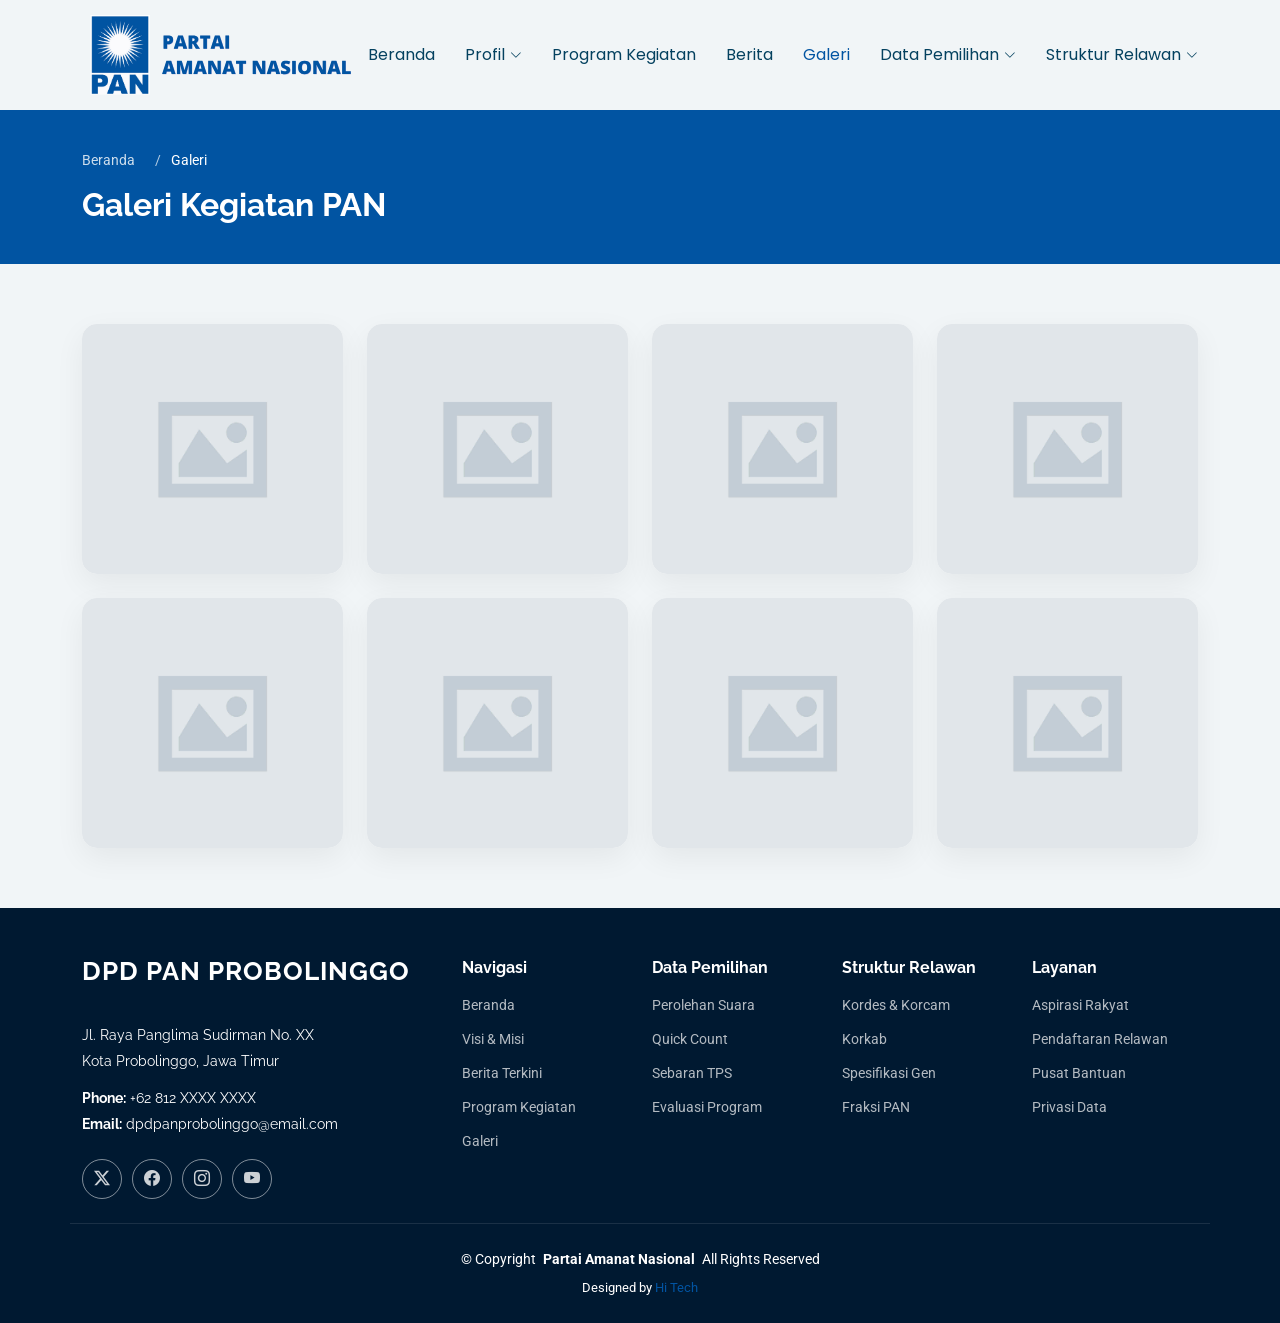
<file: galeri.html>
<!DOCTYPE html>
<html lang="en">

<head>
    <meta charset="utf-8">
    <meta content="width=device-width, initial-scale=1.0" name="viewport">
    <title>Beranda - Partai Amanat Nasional</title>
    <meta name="description" content="Website resmi DPD Partai Amanat Nasional (PAN) Probolinggo. Informasi sejarah, visi misi, program kerja, struktur organisasi, berita, dan agenda kegiatan PAN.">
    <meta name="keywords" content="PAN, Partai Amanat Nasional, DPD PAN Probolinggo, partai politik Indonesia, reformasi, Zulkifli Hasan">

    <!-- Favicons -->
    <link rel="apple-touch-icon" sizes="180x180" href="/assets/img/favicon/apple-touch-icon.png">
    <link rel="icon" type="image/png" sizes="32x32" href="/assets/img/favicon/favicon-32x32.png">
    <link rel="icon" type="image/png" sizes="16x16" href="/assets/img/favicon/favicon-16x16.png">
    <link rel="manifest" href="/assets/img/favicon/site.webmanifest">

    <!-- Fonts -->
    <link href="https://fonts.googleapis.com" rel="preconnect">
    <link href="https://fonts.gstatic.com" rel="preconnect" crossorigin>
    <link href="https://fonts.googleapis.com/css2?family=Roboto:ital,wght@0,100;0,300;0,400;0,500;0,700;0,900;1,100;1,300;1,400;1,500;1,700;1,900&family=Poppins:ital,wght@0,100;0,200;0,300;0,400;0,500;0,600;0,700;0,800;0,900;1,100;1,200;1,300;1,400;1,500;1,600;1,700;1,800;1,900&family=Raleway:ital,wght@0,100;0,200;0,300;0,400;0,500;0,600;0,700;0,800;0,900;1,100;1,200;1,300;1,400;1,500;1,600;1,700;1,800;1,900&display=swap" rel="stylesheet">

    <!-- Vendor CSS Files -->
    <link href="assets/vendor/bootstrap/css/bootstrap.min.css" rel="stylesheet">
    <link href="assets/vendor/bootstrap-icons/bootstrap-icons.css" rel="stylesheet">
    <link href="assets/vendor/aos/aos.css" rel="stylesheet">
    <link href="assets/vendor/swiper/swiper-bundle.min.css" rel="stylesheet">
    <link href="assets/vendor/glightbox/css/glightbox.min.css" rel="stylesheet">

    <!-- Main CSS File -->
    <link href="assets/css/main.css" rel="stylesheet">
    <link href="assets/css/pan-custom.css" rel="stylesheet">

    <!-- Custom Gallery Styles from design.md -->
    <style>
        .gallery .gallery-item {
            position: relative;
            overflow: hidden;
            border-radius: 15px;
            box-shadow: rgba(0, 0, 0, 0.06) 0px 10px 30px 0px;
            transition: all 500ms ease;
            background: #ffffff;
            height: 100%;
        }

        .gallery .gallery-item:hover {
            transform: translateY(-5px);
            box-shadow: rgba(0, 0, 0, 0.1) 0px 15px 40px 0px;
        }

        .gallery .gallery-item img {
            width: 100%;
            height: 250px;
            object-fit: cover;
            transition: transform 600ms ease;
        }

        .gallery .gallery-item:hover img {
            transform: scale(1.05);
        }

        .gallery .gallery-links {
            position: absolute;
            inset: 0;
            background: rgba(1, 84, 162, 0.8);
            opacity: 0;
            transition: opacity 300ms ease;
            display: flex;
            align-items: center;
            justify-content: center;
        }

        .gallery .gallery-item:hover .gallery-links {
            opacity: 1;
        }

        .gallery .gallery-links a {
            display: inline-flex;
            align-items: center;
            justify-content: center;
            width: 50px;
            height: 50px;
            border-radius: 50%;
            background: #ffffff;
            color: #0154a2;
            font-size: 24px;
            transition: all 300ms ease;
            transform: translateY(20px);
        }

        .gallery .gallery-item:hover .gallery-links a {
            transform: translateY(0);
        }

        .gallery .gallery-links a:hover {
            background: #010608;
            color: #ffffff;
            box-shadow: rgba(0, 0, 0, 0.1) 0px 4px 15px 0px;
        }

        .page-title {
            background-color: #0154a2;
            padding: 40px 0;
            color: #ffffff;
        }

        .breadcrumbs a {
            color: rgba(255, 255, 255, 0.8);
            text-decoration: none;
        }

        .breadcrumbs a:hover {
            color: #ffffff;
        }
    </style>
</head>

<body class="index-page">
    <header id="header" class="header d-flex align-items-center sticky-top">
        <div class="header-container container-fluid container-xl position-relative d-flex align-items-center justify-content-end">
            <a href="index.html" class="logo d-flex align-items-center me-auto">
                <img src="assets/img/pan2.svg" alt="">
            </a>

            <nav id="navmenu" class="navmenu">
                <ul>
                    <li><a href="index.html">Beranda</a></li>

                    <li class="dropdown"><a href="#"><span>Profil</span> <i class="bi bi-chevron-down toggle-dropdown"></i></a>
                        <ul>
                            <li><a href="visimisi.html">Visi & Misi</a></li>
                            <li><a href="fraksi.html">Fraksi PAN</a></li>
                            <li><a href="kontak.html">Kontak Kami</a></li>
                        </ul>
                    </li>

                    <li><a href="program.html">Program Kegiatan</a></li>
                    <li><a href="berita.html">Berita</a></li>
                    <li><a href="galeri.html" class="active">Galeri</a></li>

                    <li class="dropdown"><a href="#"><span>Data Pemilihan</span> <i class="bi bi-chevron-down toggle-dropdown"></i></a>
                        <ul>
                            <li><a href="perolehan-suara.html">Perolehan Suara</a></li>
                            <li><a href="quick-count.html">Quick Count</a></li>
                            <li><a href="sebaran-tps.html">Sebaran Daerah (TPS Probolinggo)</a></li>
                            <li><a href="evaluasi-program.html">Evaluasi Program</a></li>
                        </ul>
                    </li>

                    <li class="dropdown"><a href="#"><span>Struktur Relawan</span> <i class="bi bi-chevron-down toggle-dropdown"></i></a>
                        <ul>
                            <li><a href="struktur-relawan.html">Kordes, Korcam, & Korkab</a></li>
                            <li><a href="spesifikasi-gen.html">Spesifikasi Gen</a></li>
                        </ul>
                    </li>
                </ul>
                <i class="mobile-nav-toggle d-xl-none bi bi-list"></i>
            </nav>
        </div>
    </header>

    <main class="main">

        <!-- Page Title -->
        <div class="page-title" data-aos="fade">
            <div class="container">
                <nav class="breadcrumbs" style="margin-bottom: 15px;">
                    <ol style="list-style: none; padding: 0; margin: 0; display: flex; gap: 10px;">
                        <li><a href="index.html">Beranda</a></li>
                        <li>Galeri</li>
                    </ol>
                </nav>
                <h1 style="margin: 0; font-size: 32px; font-weight: 700; color: white;">Galeri Kegiatan PAN</h1>
            </div>
        </div><!-- End Page Title -->

        <!-- Gallery Section -->
        <section id="gallery" class="gallery section">
            <div class="container" data-aos="fade-up" data-aos-delay="100">
                <div class="row gy-4">
                    <div class="col-xl-3 col-lg-4 col-md-6">
                        <div class="gallery-item h-100">
                            <img src="assets/img/dummy.jpg" class="img-fluid" alt="Konsolidasi">
                            <div class="gallery-links d-flex align-items-center justify-content-center">
                                <a href="assets/img/dummy.jpg" title="Konsolidasi Nasional PAN" class="glightbox preview-link"><i class="bi bi-arrows-angle-expand"></i></a>
                            </div>
                        </div>
                    </div>

                    <div class="col-xl-3 col-lg-4 col-md-6">
                        <div class="gallery-item h-100">
                            <img src="assets/img/dummy.jpg" class="img-fluid" alt="Rapat Kerja">
                            <div class="gallery-links d-flex align-items-center justify-content-center">
                                <a href="assets/img/dummy.jpg" title="Rapat Kerja Daerah" class="glightbox preview-link"><i class="bi bi-arrows-angle-expand"></i></a>
                            </div>
                        </div>
                    </div>

                    <div class="col-xl-3 col-lg-4 col-md-6">
                        <div class="gallery-item h-100">
                            <img src="assets/img/dummy.jpg" class="img-fluid" alt="Bakti Sosial">
                            <div class="gallery-links d-flex align-items-center justify-content-center">
                                <a href="assets/img/dummy.jpg" title="Bakti Sosial PAN" class="glightbox preview-link"><i class="bi bi-arrows-angle-expand"></i></a>
                            </div>
                        </div>
                    </div>

                    <div class="col-xl-3 col-lg-4 col-md-6">
                        <div class="gallery-item h-100">
                            <img src="assets/img/dummy.jpg" class="img-fluid" alt="Pendidikan Politik">
                            <div class="gallery-links d-flex align-items-center justify-content-center">
                                <a href="assets/img/dummy.jpg" title="Pendidikan Politik Kader" class="glightbox preview-link"><i class="bi bi-arrows-angle-expand"></i></a>
                            </div>
                        </div>
                    </div>

                    <div class="col-xl-3 col-lg-4 col-md-6">
                        <div class="gallery-item h-100">
                            <img src="assets/img/dummy.jpg" class="img-fluid" alt="Kunjungan Masyarakat">
                            <div class="gallery-links d-flex align-items-center justify-content-center">
                                <a href="assets/img/dummy.jpg" title="Kunjungan Tokoh Masyarakat" class="glightbox preview-link"><i class="bi bi-arrows-angle-expand"></i></a>
                            </div>
                        </div>
                    </div>

                    <div class="col-xl-3 col-lg-4 col-md-6">
                        <div class="gallery-item h-100">
                            <img src="assets/img/dummy.jpg" class="img-fluid" alt="Kampanye">
                            <div class="gallery-links d-flex align-items-center justify-content-center">
                                <a href="assets/img/dummy.jpg" title="Kampanye Terbuka" class="glightbox preview-link"><i class="bi bi-arrows-angle-expand"></i></a>
                            </div>
                        </div>
                    </div>

                    <div class="col-xl-3 col-lg-4 col-md-6">
                        <div class="gallery-item h-100">
                            <img src="assets/img/dummy.jpg" class="img-fluid" alt="Penyerahan Bantuan">
                            <div class="gallery-links d-flex align-items-center justify-content-center">
                                <a href="assets/img/dummy.jpg" title="Penyerahan Bantuan UMKM" class="glightbox preview-link"><i class="bi bi-arrows-angle-expand"></i></a>
                            </div>
                        </div>
                    </div>

                    <div class="col-xl-3 col-lg-4 col-md-6">
                        <div class="gallery-item h-100">
                            <img src="assets/img/dummy.jpg" class="img-fluid" alt="Kegiatan Pemuda">
                            <div class="gallery-links d-flex align-items-center justify-content-center">
                                <a href="assets/img/dummy.jpg" title="Kegiatan Pemuda PAN" class="glightbox preview-link"><i class="bi bi-arrows-angle-expand"></i></a>
                            </div>
                        </div>
                    </div>

                </div>
            </div>
        </section>

    </main>

    <footer id="footer" class="footer position-relative dark-background">

        <div class="container footer-top">
            <div class="row gy-4">
                <div class="col-lg-4 col-md-6 footer-about">
                    <a href="index.html" class="logo d-flex align-items-center">
                        <span class="sitename">DPD PAN PROBOLINGGO</span>
                    </a>
                    <div class="footer-contact pt-3">
                        <p>Jl. Raya Panglima Sudirman No. XX</p>
                        <p>Kota Probolinggo, Jawa Timur</p>
                        <p class="mt-3"><strong>Phone:</strong> <span>+62 812 XXXX XXXX</span></p>
                        <p><strong>Email:</strong> <span>dpdpanprobolinggo@email.com</span></p>
                    </div>
                    <div class="social-links d-flex mt-4">
                        <a href="#"><i class="bi bi-twitter-x"></i></a>
                        <a href="#"><i class="bi bi-facebook"></i></a>
                        <a href="#"><i class="bi bi-instagram"></i></a>
                        <a href="#"><i class="bi bi-youtube"></i></a>
                    </div>
                </div>

                <div class="col-lg-2 col-md-3 footer-links">
                    <h4>Navigasi</h4>
                    <ul>
                        <li><a href="index.html">Beranda</a></li>
                        <li><a href="visi-misi.html">Visi & Misi</a></li>
                        <li><a href="berita.html">Berita Terkini</a></li>
                        <li><a href="program.html">Program Kegiatan</a></li>
                        <li><a href="galeri.html">Galeri</a></li>
                    </ul>
                </div>

                <div class="col-lg-2 col-md-3 footer-links">
                    <h4>Data Pemilihan</h4>
                    <ul>
                        <li><a href="perolehan-suara.html">Perolehan Suara</a></li>
                        <li><a href="quick-count.html">Quick Count</a></li>
                        <li><a href="sebaran-tps.html">Sebaran TPS</a></li>
                        <li><a href="evaluasi-program.html">Evaluasi Program</a></li>
                    </ul>
                </div>

                <div class="col-lg-2 col-md-3 footer-links">
                    <h4>Struktur Relawan</h4>
                    <ul>
                        <li><a href="struktur-relawan.html">Kordes & Korcam</a></li>
                        <li><a href="struktur-relawan.html">Korkab</a></li>
                        <li><a href="spesifikasi-gen.html">Spesifikasi Gen</a></li>
                        <li><a href="fraksi.html">Fraksi PAN</a></li>
                    </ul>
                </div>

                <div class="col-lg-2 col-md-3 footer-links">
                    <h4>Layanan</h4>
                    <ul>
                        <li><a href="#">Aspirasi Rakyat</a></li>
                        <li><a href="#">Pendaftaran Relawan</a></li>
                        <li><a href="#">Pusat Bantuan</a></li>
                        <li><a href="#">Privasi Data</a></li>
                    </ul>
                </div>

            </div>
        </div>

        <div class="container copyright text-center mt-4">
            <p>© <span>Copyright</span> <strong class="px-1 sitename">Partai Amanat Nasional</strong> <span>All Rights Reserved</span></p>
            <div class="credits">
                Designed by <a href="https://www.instagram.com/hi.tech.software/" target="_blank">Hi Tech</a>
            </div>
        </div>

    </footer>

    <!-- Scroll Top -->
    <a href="#" id="scroll-top" class="scroll-top d-flex align-items-center justify-content-center"><i class="bi bi-arrow-up-short"></i></a>

    <!-- Preloader -->
    <div id="preloader"></div>

    <!-- Vendor JS Files -->
    <script src="assets/vendor/bootstrap/js/bootstrap.bundle.min.js"></script>
    <script src="assets/vendor/php-email-form/validate.js"></script>
    <script src="assets/vendor/aos/aos.js"></script>
    <script src="assets/vendor/swiper/swiper-bundle.min.js"></script>
    <script src="assets/vendor/purecounter/purecounter_vanilla.js"></script>
    <script src="assets/vendor/imagesloaded/imagesloaded.pkgd.min.js"></script>
    <script src="assets/vendor/isotope-layout/isotope.pkgd.min.js"></script>
    <script src="assets/vendor/glightbox/js/glightbox.min.js"></script>

    <!-- Main JS File -->
    <script src="assets/js/main.js"></script>

</body>

</html>
</file>
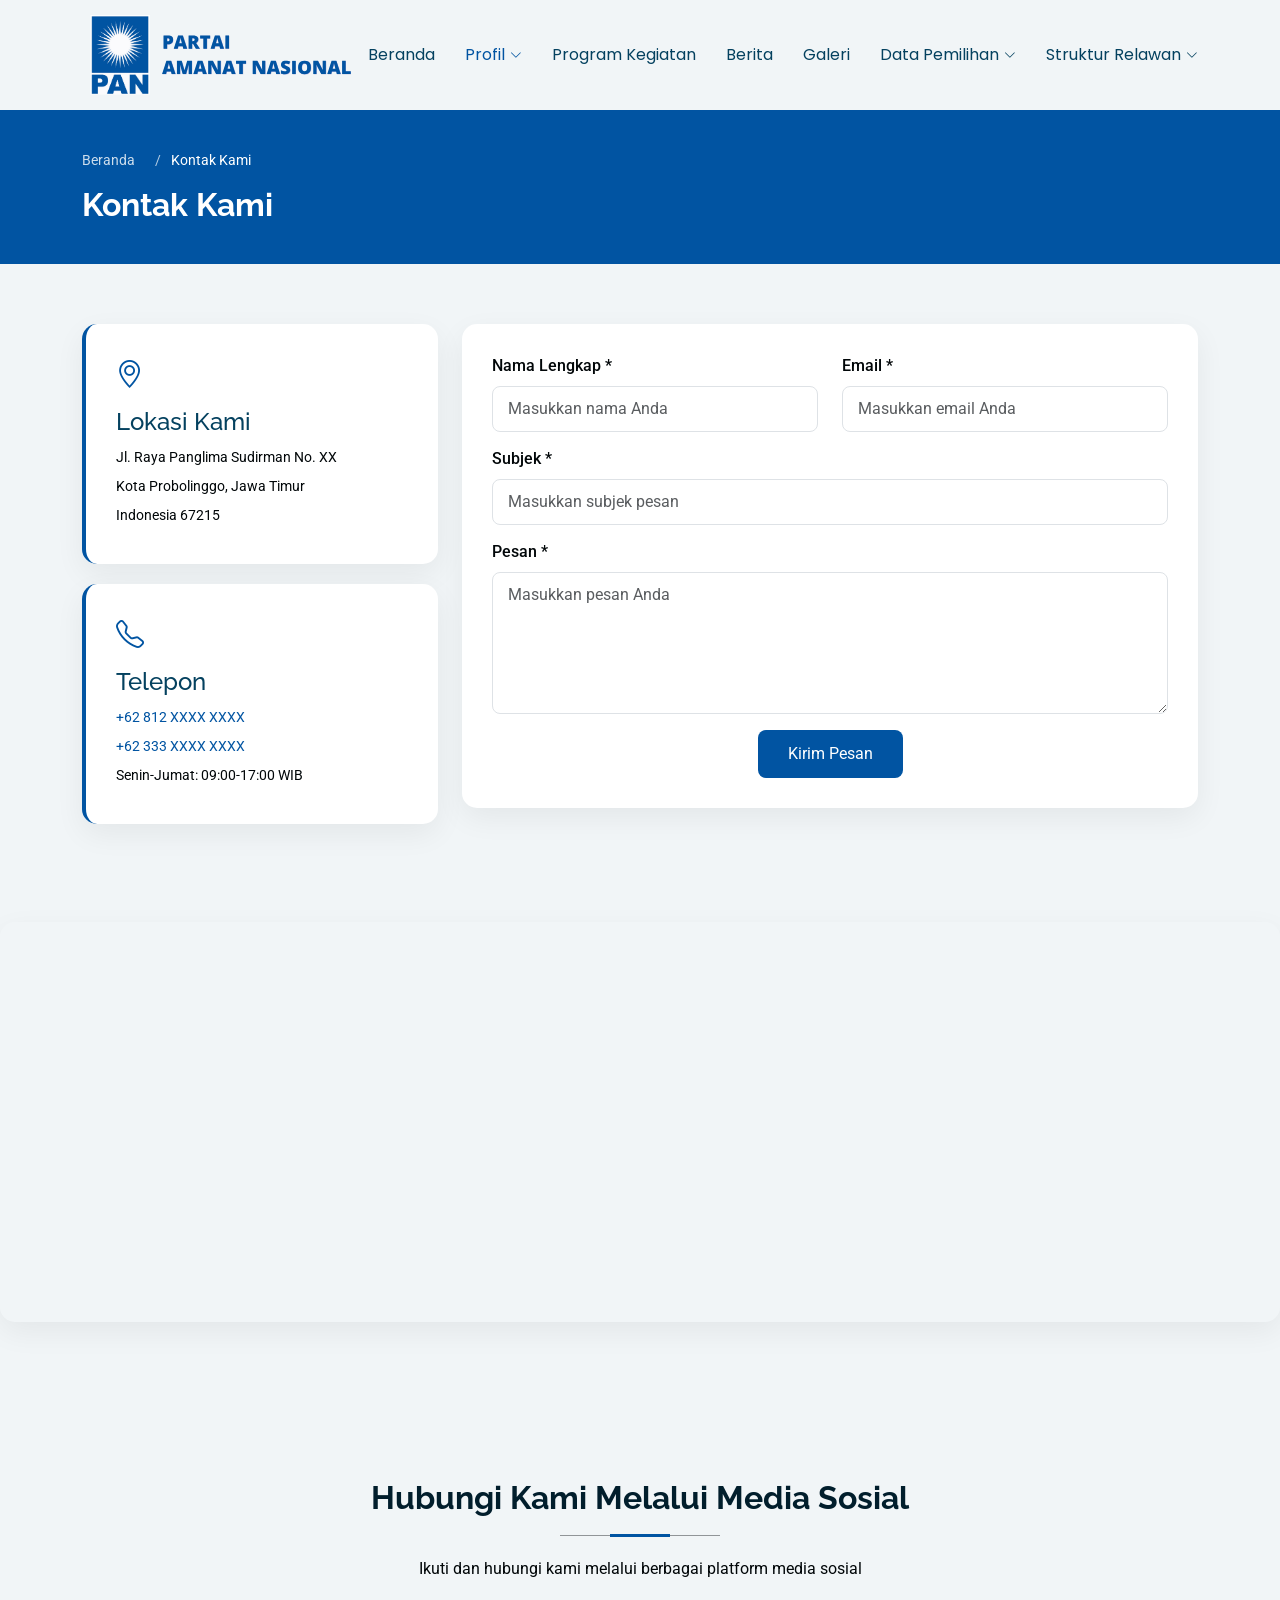
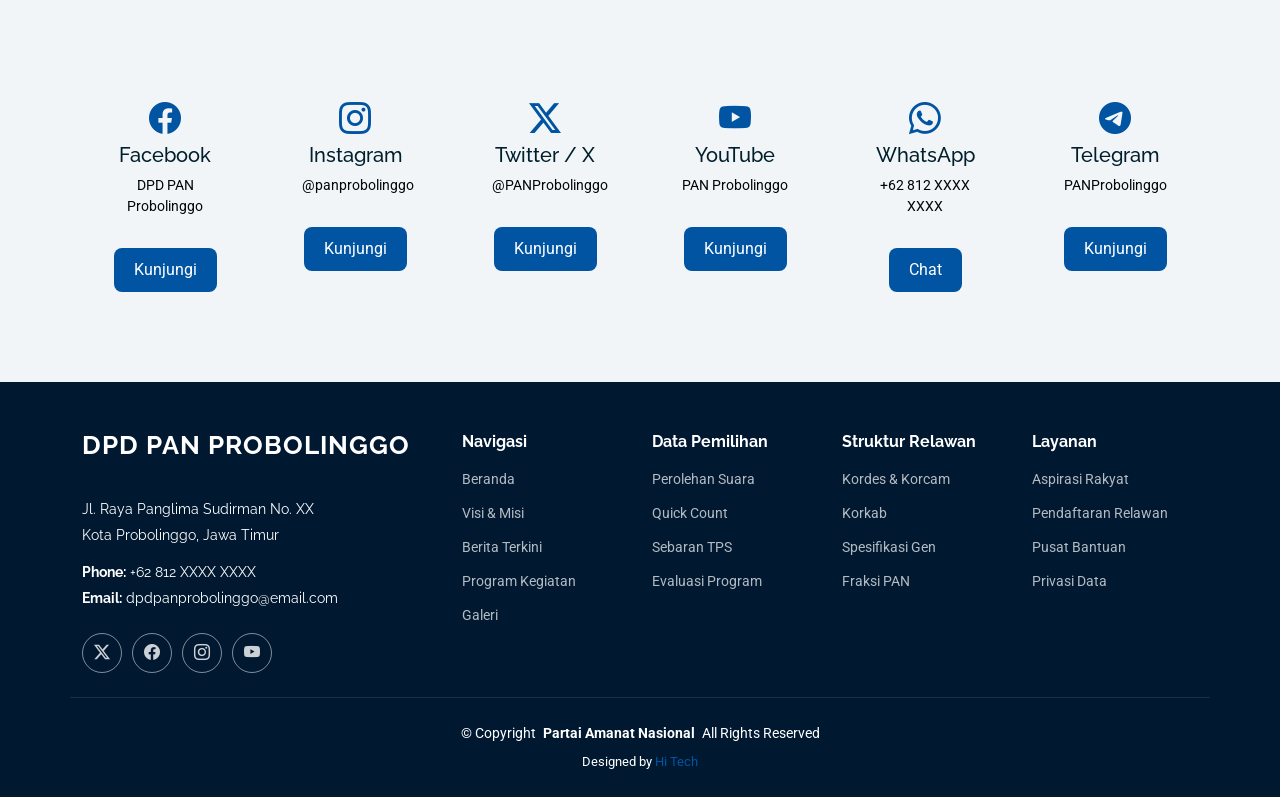
<file: kontak.html>
<!DOCTYPE html>
<html lang="en">

<head>
    <meta charset="utf-8">
    <meta content="width=device-width, initial-scale=1.0" name="viewport">
    <title>Kontak Kami - Partai Amanat Nasional</title>
    <meta name="description" content="">
    <meta name="keywords" content="">

    <!-- Favicons -->
    <link rel="apple-touch-icon" sizes="180x180" href="/assets/img/favicon/apple-touch-icon.png">
    <link rel="icon" type="image/png" sizes="32x32" href="/assets/img/favicon/favicon-32x32.png">
    <link rel="icon" type="image/png" sizes="16x16" href="/assets/img/favicon/favicon-16x16.png">
    <link rel="manifest" href="/assets/img/favicon/site.webmanifest">

    <!-- Fonts -->
    <link href="https://fonts.googleapis.com" rel="preconnect">
    <link href="https://fonts.gstatic.com" rel="preconnect" crossorigin>
    <link href="https://fonts.googleapis.com/css2?family=Roboto:ital,wght@0,100;0,300;0,400;0,500;0,700;0,900;1,100;1,300;1,400;1,500;1,700;1,900&family=Poppins:ital,wght@0,100;0,200;0,300;0,400;0,500;0,600;0,700;0,800;0,900;1,100;1,200;1,300;1,400;1,500;1,600;1,700;1,800;1,900&family=Raleway:ital,wght@0,100;0,200;0,300;0,400;0,500;0,600;0,700;0,800;0,900;1,100;1,200;1,300;1,400;1,500;1,600;1,700;1,800;1,900&display=swap" rel="stylesheet">

    <!-- Vendor CSS Files -->
    <link href="assets/vendor/bootstrap/css/bootstrap.min.css" rel="stylesheet">
    <link href="assets/vendor/bootstrap-icons/bootstrap-icons.css" rel="stylesheet">
    <link href="assets/vendor/aos/aos.css" rel="stylesheet">
    <link href="assets/vendor/swiper/swiper-bundle.min.css" rel="stylesheet">
    <link href="assets/vendor/glightbox/css/glightbox.min.css" rel="stylesheet">

    <!-- Main CSS File -->
    <link href="assets/css/main.css" rel="stylesheet">
    <link href="assets/css/pan-custom.css" rel="stylesheet">

    <!-- Custom Styles -->
    <style>
        .page-title {
            background-color: #0154a2;
            padding: 40px 0;
            color: #ffffff;
        }

        .breadcrumbs a {
            color: rgba(255, 255, 255, 0.8);
            text-decoration: none;
        }

        .breadcrumbs a:hover {
            color: #ffffff;
        }

        .info-item {
            padding: 30px;
            background: #ffffff;
            border-radius: 15px;
            border-left: 4px solid #0154a2;
            box-shadow: rgba(0, 0, 0, 0.06) 0px 10px 30px 0px;
            margin-bottom: 20px;
            transition: all 600ms ease;
        }

        .info-item:hover {
            box-shadow: rgba(0, 0, 0, 0.1) 0px 4px 15px 0px;
            transform: translateX(4px);
        }

        .info-item i {
            font-size: 28px;
            color: #0154a2;
            margin-bottom: 12px;
        }

        .info-item h4 {
            color: #04415f;
            margin-bottom: 10px;
        }

        .info-item p {
            margin-bottom: 8px;
            color: #010608;
            font-size: 14px;
        }

        .info-item a {
            color: #0154a2;
            text-decoration: none;
        }

        .php-email-form {
            background: #ffffff;
            padding: 30px;
            border-radius: 15px;
            box-shadow: rgba(0, 0, 0, 0.06) 0px 10px 30px 0px;
        }

        .php-email-form .form-control {
            border-radius: 8px;
            padding: 10px 15px;
            margin-bottom: 15px;
        }

        .php-email-form .btn-primary {
            background: #0154a2;
            border: none;
            padding: 12px 30px;
            border-radius: 8px;
            color: #ffffff;
            transition: all 500ms ease;
        }

        .php-email-form .btn-primary:hover {
            background: #04415f;
            transform: translateY(-2px);
            box-shadow: rgba(0, 0, 0, 0.1) 0px 4px 15px 0px;
        }

        .map-section {
            padding: 30px 0;
        }

        .map-section iframe {
            border-radius: 15px;
            box-shadow: rgba(0, 0, 0, 0.06) 0px 10px 30px 0px;
            width: 100%;
            height: 400px;
        }

        .social-contact-item {
            padding: 30px;
            background: #f1f5f7;
            border-radius: 15px;
            transition: all 600ms ease;
            text-align: center;
            height: 100%;
        }

        .social-contact-item:hover {
            background: #ffffff;
            box-shadow: rgba(0, 0, 0, 0.1) 0px 4px 15px 0px;
            transform: translateY(-8px);
        }

        .social-contact-item i {
            font-size: 32px;
            color: #0154a2;
        }

        .btn-social {
            display: inline-block;
            padding: 10px 20px;
            background: #0154a2;
            color: #ffffff;
            border-radius: 8px;
            text-decoration: none;
            margin-top: 15px;
            transition: all 500ms ease;
        }

        .btn-social:hover {
            background: #04415f;
            color: #ffffff;
        }
    </style>
</head>

<body class="page">

    <header id="header" class="header d-flex align-items-center sticky-top">
        <div class="header-container container-fluid container-xl position-relative d-flex align-items-center justify-content-end">
            <a href="index.html" class="logo d-flex align-items-center me-auto">
                <img src="assets/img/pan2.svg" alt="">
            </a>

            <nav id="navmenu" class="navmenu">
                <ul>
                    <li><a href="index.html">Beranda</a></li>

                    <li class="dropdown"><a href="#" class="active"><span>Profil</span> <i class="bi bi-chevron-down toggle-dropdown"></i></a>
                        <ul>
                            <li><a href="visimisi.html">Visi & Misi</a></li>
                            <li><a href="fraksi.html">Fraksi PAN</a></li>
                            <li><a href="kontak.html" class="active">Kontak Kami</a></li>
                        </ul>
                    </li>

                    <li><a href="program.html">Program Kegiatan</a></li>
                    <li><a href="berita.html">Berita</a></li>
                    <li><a href="galeri.html">Galeri</a></li>

                    <li class="dropdown"><a href="#"><span>Data Pemilihan</span> <i class="bi bi-chevron-down toggle-dropdown"></i></a>
                        <ul>
                            <li><a href="perolehan-suara.html">Perolehan Suara</a></li>
                            <li><a href="quick-count.html">Quick Count</a></li>
                            <li><a href="sebaran-tps.html">Sebaran Daerah (TPS Probolinggo)</a></li>
                            <li><a href="evaluasi-program.html">Evaluasi Program</a></li>
                        </ul>
                    </li>

                    <li class="dropdown"><a href="#"><span>Struktur Relawan</span> <i class="bi bi-chevron-down toggle-dropdown"></i></a>
                        <ul>
                            <li><a href="struktur-relawan.html">Kordes, Korcam, & Korkab</a></li>
                            <li><a href="spesifikasi-gen.html">Spesifikasi Gen</a></li>
                        </ul>
                    </li>
                </ul>
                <i class="mobile-nav-toggle d-xl-none bi bi-list"></i>
            </nav>
        </div>
    </header>

    <main class="main">

        <!-- Page Title -->
        <div class="page-title" data-aos="fade">
            <div class="container">
                <nav class="breadcrumbs" style="margin-bottom: 15px;">
                    <ol style="list-style: none; padding: 0; margin: 0; display: flex; gap: 10px;">
                        <li><a href="index.html">Beranda</a></li>
                        <li class="current">Kontak Kami</li>
                    </ol>
                </nav>
                <h1 style="margin: 0; font-size: 32px; font-weight: 700; color: white;">Kontak Kami</h1>
            </div>
        </div><!-- End Page Title -->

        <!-- Contact Section -->
        <section id="contact" class="contact section">

            <div class="container" data-aos="fade-up" data-aos-delay="100">

                <div class="row gy-4">

                    <!-- Contact Information -->
                    <div class="col-lg-4">

                        <article class="info-item d-flex flex-column" data-aos="fade-up" data-aos-delay="200" tabindex="0">
                            <i class="bi bi-geo-alt" aria-hidden="true"></i>
                            <h4>Lokasi Kami</h4>
                            <p>Jl. Raya Panglima Sudirman No. XX</p>
                            <p>Kota Probolinggo, Jawa Timur</p>
                            <p>Indonesia 67215</p>
                        </article>

                        <article class="info-item d-flex flex-column" data-aos="fade-up" data-aos-delay="300" tabindex="0">
                            <i class="bi bi-telephone" aria-hidden="true"></i>
                            <h4>Telepon</h4>
                            <p><a href="tel:+62812xxxxxxxx">+62 812 XXXX XXXX</a></p>
                            <p><a href="tel:+62333xxxxxx">+62 333 XXXX XXXX</a></p>
                            <p class="small">Senin-Jumat: 09:00-17:00 WIB</p>
                        </article>

                    </div>

                    <!-- Contact Form -->
                    <div class="col-lg-8">

                        <form action="forms/contact.php" method="post" class="php-email-form" data-aos="fade-up" data-aos-delay="200" aria-label="Contact Form">

                            <div class="row">
                                <div class="col-md-6 form-group">
                                    <label for="name" class="form-label" style="display: block; margin-bottom: 8px; font-weight: 500; color: #010608;">Nama Lengkap <span aria-label="required">*</span></label>
                                    <input type="text" name="name" class="form-control" id="name" placeholder="Masukkan nama Anda" required aria-required="true" aria-label="Full Name">
                                </div>
                                <div class="col-md-6 form-group">
                                    <label for="email" class="form-label" style="display: block; margin-bottom: 8px; font-weight: 500; color: #010608;">Email <span aria-label="required">*</span></label>
                                    <input type="email" class="form-control" name="email" id="email" placeholder="Masukkan email Anda" required aria-required="true" aria-label="Email Address">
                                </div>
                            </div>

                            <div class="form-group">
                                <label for="subject" class="form-label" style="display: block; margin-bottom: 8px; font-weight: 500; color: #010608;">Subjek <span aria-label="required">*</span></label>
                                <input type="text" class="form-control" name="subject" id="subject" placeholder="Masukkan subjek pesan" required aria-required="true" aria-label="Subject">
                            </div>

                            <div class="form-group">
                                <label for="message" class="form-label" style="display: block; margin-bottom: 8px; font-weight: 500; color: #010608;">Pesan <span aria-label="required">*</span></label>
                                <textarea class="form-control" name="message" rows="5" id="message" placeholder="Masukkan pesan Anda" required aria-required="true" aria-label="Message"></textarea>
                            </div>

                            <div class="my-3">
                                <div class="loading" role="status" aria-live="polite">Mengirim...</div>
                                <div class="error-message" role="alert" aria-live="polite"></div>
                                <div class="sent-message" role="status" aria-live="polite">Pesan Anda telah dikirim berhasil. Terima kasih!</div>
                            </div>

                            <div class="text-center">
                                <button type="submit" class="btn-primary" aria-label="Send Message">Kirim Pesan</button>
                            </div>

                        </form>

                    </div>

                </div>

            </div>

            <!-- Map Section -->
            <div class="map-section mt-5" data-aos="fade-up">
                <div class="container-fluid p-0">
                    <iframe src="https://www.google.com/maps/embed?pb=!1m18!1m12!1m3!1d3960.159836631203!2d112.79024!3d-7.716666!2m3!1f0!2f0!3f0!3m2!1i1024!2i768!4f13.1!3m3!1m2!1s0x2dd7dcc7b3d3d3d3%3A0x1d3d3d3d3d3d3d3d!2sProbolinggo%2C%20East%20Java%2C%20Indonesia!5e0!3m2!1sen!2sid!4v1234567890" width="100%" height="400" style="border:0;" allowfullscreen="" loading="lazy" referrerpolicy="no-referrer-when-downgrade"></iframe>
                </div>
            </div>

        </section><!-- /Contact Section -->

        <!-- Alternative Contact Section -->
        <section class="alternative-contact section">

            <div class="container" data-aos="fade-up">

                <div class="section-title text-center mb-4">
                    <h2>Hubungi Kami Melalui Media Sosial</h2>
                    <p>Ikuti dan hubungi kami melalui berbagai platform media sosial</p>
                </div>

                <div class="row gy-4">
                    <div class="col-lg-2 col-md-4 col-sm-6 text-center" data-aos="fade-up" data-aos-delay="100">
                        <article class="social-contact-item" tabindex="0">
                            <i class="bi bi-facebook" aria-hidden="true"></i>
                            <h5>Facebook</h5>
                            <p class="small">DPD PAN Probolinggo</p>
                            <a href="#" class="btn-social" aria-label="Visit our Facebook page">Kunjungi</a>
                        </article>
                    </div>

                    <div class="col-lg-2 col-md-4 col-sm-6 text-center" data-aos="fade-up" data-aos-delay="200">
                        <article class="social-contact-item" tabindex="0">
                            <i class="bi bi-instagram" aria-hidden="true"></i>
                            <h5>Instagram</h5>
                            <p class="small">@panprobolinggo</p>
                            <a href="#" class="btn-social" aria-label="Visit our Instagram page">Kunjungi</a>
                        </article>
                    </div>

                    <div class="col-lg-2 col-md-4 col-sm-6 text-center" data-aos="fade-up" data-aos-delay="300">
                        <article class="social-contact-item" tabindex="0">
                            <i class="bi bi-twitter-x" aria-hidden="true"></i>
                            <h5>Twitter / X</h5>
                            <p class="small">@PANProbolinggo</p>
                            <a href="#" class="btn-social" aria-label="Visit our Twitter page">Kunjungi</a>
                        </article>
                    </div>

                    <div class="col-lg-2 col-md-4 col-sm-6 text-center" data-aos="fade-up" data-aos-delay="400">
                        <article class="social-contact-item" tabindex="0">
                            <i class="bi bi-youtube" aria-hidden="true"></i>
                            <h5>YouTube</h5>
                            <p class="small">PAN Probolinggo</p>
                            <a href="#" class="btn-social" aria-label="Visit our YouTube channel">Kunjungi</a>
                        </article>
                    </div>

                    <div class="col-lg-2 col-md-4 col-sm-6 text-center" data-aos="fade-up" data-aos-delay="500">
                        <article class="social-contact-item" tabindex="0">
                            <i class="bi bi-whatsapp" aria-hidden="true"></i>
                            <h5>WhatsApp</h5>
                            <p class="small">+62 812 XXXX XXXX</p>
                            <a href="https://wa.me/62812xxxxxxxx" class="btn-social" target="_blank" aria-label="Chat with us on WhatsApp">Chat</a>
                        </article>
                    </div>

                    <div class="col-lg-2 col-md-4 col-sm-6 text-center" data-aos="fade-up" data-aos-delay="600">
                        <article class="social-contact-item" tabindex="0">
                            <i class="bi bi-telegram" aria-hidden="true"></i>
                            <h5>Telegram</h5>
                            <p class="small">PANProbolinggo</p>
                            <a href="#" class="btn-social" aria-label="Visit our Telegram channel">Kunjungi</a>
                        </article>
                    </div>
                </div>

            </div>

        </section><!-- /Alternative Contact Section -->

    </main>

    <footer id="footer" class="footer position-relative dark-background">

        <div class="container footer-top">
            <div class="row gy-4">
                <div class="col-lg-4 col-md-6 footer-about">
                    <a href="index.html" class="logo d-flex align-items-center">
                        <span class="sitename">DPD PAN PROBOLINGGO</span>
                    </a>
                    <div class="footer-contact pt-3">
                        <p>Jl. Raya Panglima Sudirman No. XX</p>
                        <p>Kota Probolinggo, Jawa Timur</p>
                        <p class="mt-3"><strong>Phone:</strong> <span>+62 812 XXXX XXXX</span></p>
                        <p><strong>Email:</strong> <span>dpdpanprobolinggo@email.com</span></p>
                    </div>
                    <div class="social-links d-flex mt-4">
                        <a href="#"><i class="bi bi-twitter-x"></i></a>
                        <a href="#"><i class="bi bi-facebook"></i></a>
                        <a href="#"><i class="bi bi-instagram"></i></a>
                        <a href="#"><i class="bi bi-youtube"></i></a>
                    </div>
                </div>

                <div class="col-lg-2 col-md-3 footer-links">
                    <h4>Navigasi</h4>
                    <ul>
                        <li><a href="index.html">Beranda</a></li>
                        <li><a href="visimisi.html">Visi & Misi</a></li>
                        <li><a href="berita.html">Berita Terkini</a></li>
                        <li><a href="program.html">Program Kegiatan</a></li>
                        <li><a href="galeri.html">Galeri</a></li>
                    </ul>
                </div>

                <div class="col-lg-2 col-md-3 footer-links">
                    <h4>Data Pemilihan</h4>
                    <ul>
                        <li><a href="perolehan-suara.html">Perolehan Suara</a></li>
                        <li><a href="quick-count.html">Quick Count</a></li>
                        <li><a href="sebaran-tps.html">Sebaran TPS</a></li>
                        <li><a href="evaluasi-program.html">Evaluasi Program</a></li>
                    </ul>
                </div>

                <div class="col-lg-2 col-md-3 footer-links">
                    <h4>Struktur Relawan</h4>
                    <ul>
                        <li><a href="struktur-relawan.html">Kordes & Korcam</a></li>
                        <li><a href="struktur-relawan.html">Korkab</a></li>
                        <li><a href="spesifikasi-gen.html">Spesifikasi Gen</a></li>
                        <li><a href="fraksi.html">Fraksi PAN</a></li>
                    </ul>
                </div>

                <div class="col-lg-2 col-md-3 footer-links">
                    <h4>Layanan</h4>
                    <ul>
                        <li><a href="#">Aspirasi Rakyat</a></li>
                        <li><a href="#">Pendaftaran Relawan</a></li>
                        <li><a href="#">Pusat Bantuan</a></li>
                        <li><a href="#">Privasi Data</a></li>
                    </ul>
                </div>

            </div>
        </div>

        <div class="container copyright text-center mt-4">
            <p>© <span>Copyright</span> <strong class="px-1 sitename">Partai Amanat Nasional</strong> <span>All Rights Reserved</span></p>
            <div class="credits">
                Designed by <a href="https://www.instagram.com/hi.tech.software/" target="_blank">Hi Tech</a>
            </div>
        </div>

    </footer>

    <!-- Scroll Top -->
    <a href="#" id="scroll-top" class="scroll-top d-flex align-items-center justify-content-center"><i class="bi bi-arrow-up-short"></i></a>

    <!-- Preloader -->
    <div id="preloader"></div>

    <!-- Vendor JS Files -->
    <script src="assets/vendor/bootstrap/js/bootstrap.bundle.min.js"></script>
    <script src="assets/vendor/php-email-form/validate.js"></script>
    <script src="assets/vendor/aos/aos.js"></script>
    <script src="assets/vendor/swiper/swiper-bundle.min.js"></script>
    <script src="assets/vendor/purecounter/purecounter_vanilla.js"></script>
    <script src="assets/vendor/imagesloaded/imagesloaded.pkgd.min.js"></script>
    <script src="assets/vendor/isotope-layout/isotope.pkgd.min.js"></script>
    <script src="assets/vendor/glightbox/js/glightbox.min.js"></script>

    <!-- Main JS File -->
    <script src="assets/js/main.js"></script>

</body>

</html>
</file>
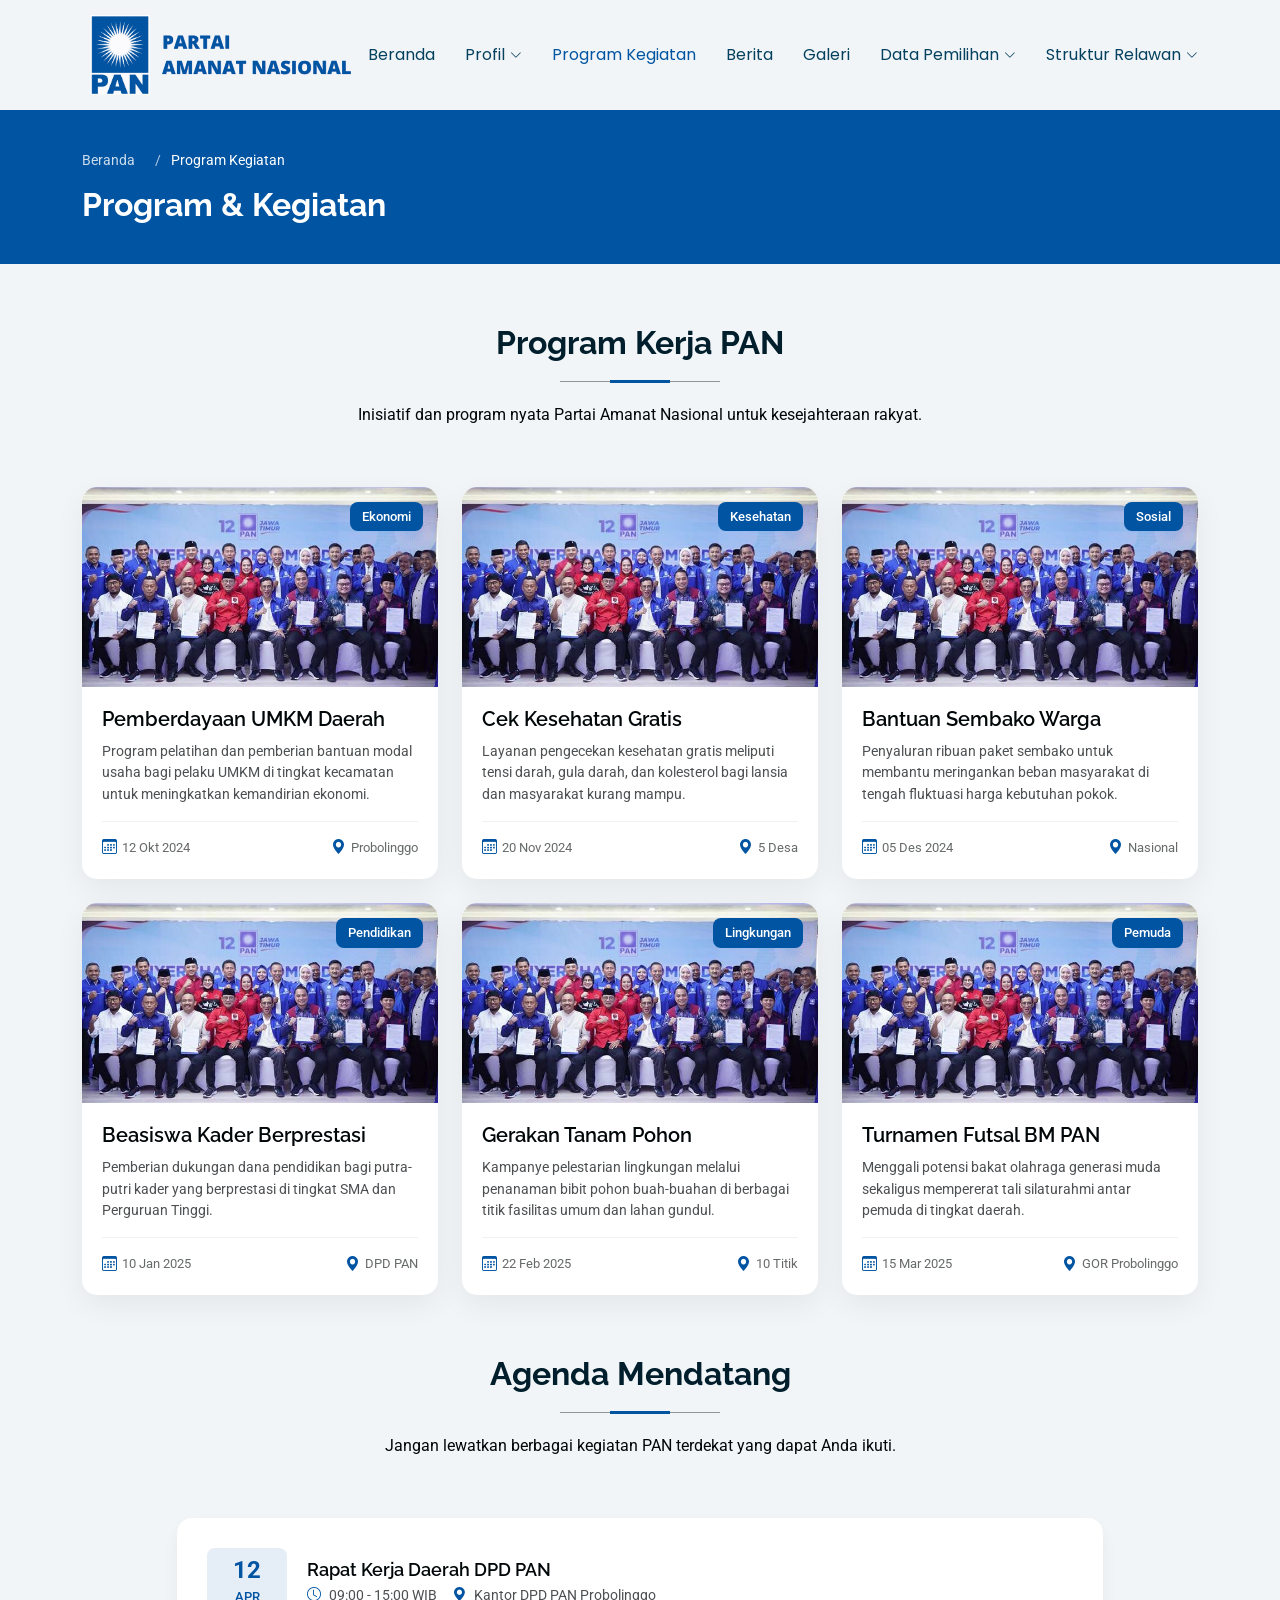
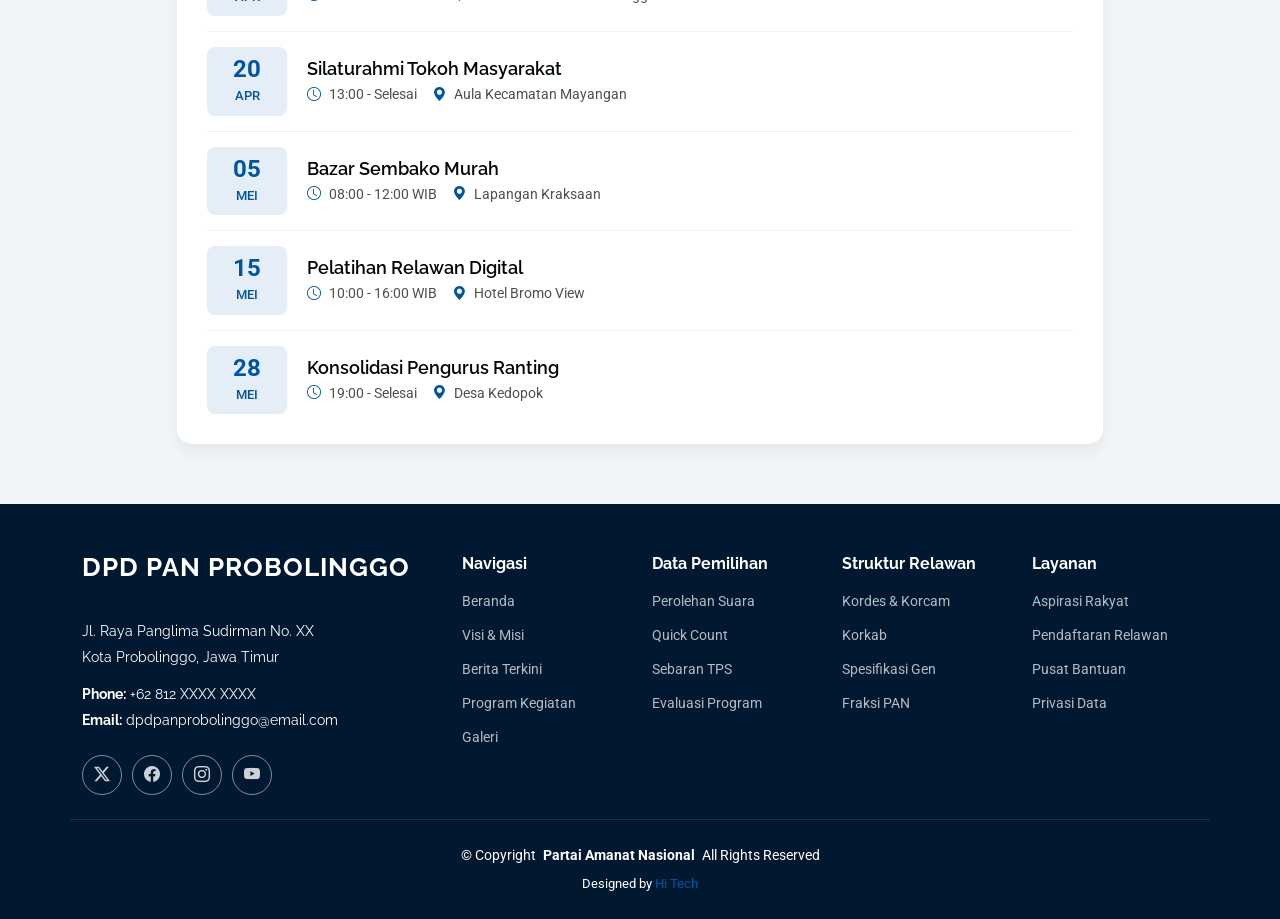
<file: program.html>
<!DOCTYPE html>
<html lang="en">

<head>
    <meta charset="utf-8">
    <meta content="width=device-width, initial-scale=1.0" name="viewport">
    <title>Program Kegiatan - Partai Amanat Nasional</title>
    <meta name="description" content="Program kerja dan agenda kegiatan DPD Partai Amanat Nasional (PAN) Probolinggo.">
    <meta name="keywords" content="PAN, Partai Amanat Nasional, DPD PAN Probolinggo, partai politik Indonesia, program kerja, agenda">

    <!-- Favicons -->
    <link rel="apple-touch-icon" sizes="180x180" href="/assets/img/favicon/apple-touch-icon.png">
    <link rel="icon" type="image/png" sizes="32x32" href="/assets/img/favicon/favicon-32x32.png">
    <link rel="icon" type="image/png" sizes="16x16" href="/assets/img/favicon/favicon-16x16.png">
    <link rel="manifest" href="/assets/img/favicon/site.webmanifest">

    <!-- Fonts -->
    <link href="https://fonts.googleapis.com" rel="preconnect">
    <link href="https://fonts.gstatic.com" rel="preconnect" crossorigin>
    <link href="https://fonts.googleapis.com/css2?family=Roboto:ital,wght@0,100;0,300;0,400;0,500;0,700;0,900;1,100;1,300;1,400;1,500;1,700;1,900&family=Poppins:ital,wght@0,100;0,200;0,300;0,400;0,500;0,600;0,700;0,800;0,900;1,100;1,200;1,300;1,400;1,500;1,600;1,700;1,800;1,900&family=Raleway:ital,wght@0,100;0,200;0,300;0,400;0,500;0,600;0,700;0,800;0,900;1,100;1,200;1,300;1,400;1,500;1,600;1,700;1,800;1,900&display=swap" rel="stylesheet">

    <!-- Vendor CSS Files -->
    <link href="assets/vendor/bootstrap/css/bootstrap.min.css" rel="stylesheet">
    <link href="assets/vendor/bootstrap-icons/bootstrap-icons.css" rel="stylesheet">
    <link href="assets/vendor/aos/aos.css" rel="stylesheet">
    <link href="assets/vendor/swiper/swiper-bundle.min.css" rel="stylesheet">
    <link href="assets/vendor/glightbox/css/glightbox.min.css" rel="stylesheet">

    <!-- Main CSS File -->
    <link href="assets/css/main.css" rel="stylesheet">
    <link href="assets/css/pan-custom.css" rel="stylesheet">

    <!-- Custom Styles from design.md -->
    <style>
        .page-title {
            background-color: #0154a2;
            padding: 40px 0;
            color: #ffffff;
        }

        .breadcrumbs a {
            color: rgba(255, 255, 255, 0.8);
            text-decoration: none;
        }

        .breadcrumbs a:hover {
            color: #ffffff;
        }

        /* Program Card Styles */
        .program-card {
            background: #ffffff;
            border-radius: 15px;
            box-shadow: rgba(0, 0, 0, 0.06) 0px 10px 30px 0px;
            overflow: hidden;
            transition: all 500ms ease;
            height: 100%;
            display: flex;
            flex-direction: column;
        }

        .program-card:hover {
            transform: translateY(-5px);
            box-shadow: rgba(0, 0, 0, 0.1) 0px 15px 40px 0px;
        }

        .program-card .card-thumb {
            position: relative;
            height: 200px;
            overflow: hidden;
        }

        .program-card .card-thumb img {
            width: 100%;
            height: 100%;
            object-fit: cover;
            transition: transform 600ms ease;
        }

        .program-card:hover .card-thumb img {
            transform: scale(1.05);
        }

        .program-card .card-badge {
            position: absolute;
            top: 15px;
            right: 15px;
            background: #0154a2;
            color: #ffffff;
            padding: 5px 12px;
            border-radius: 8px;
            font-size: 13px;
            font-weight: 500;
        }

        .program-card .card-body {
            padding: 20px;
            display: flex;
            flex-direction: column;
            flex-grow: 1;
        }

        .program-card .card-title {
            font-size: 20px;
            font-weight: 600;
            margin-bottom: 10px;
            color: #010608;
        }

        .program-card .card-desc {
            font-size: 14.4px;
            color: rgba(1, 6, 8, 0.7);
            margin-bottom: 15px;
            flex-grow: 1;
        }

        .program-card .card-meta {
            display: flex;
            align-items: center;
            justify-content: space-between;
            font-size: 13px;
            color: rgba(1, 6, 8, 0.6);
            border-top: 1px solid rgba(0, 0, 0, 0.05);
            padding-top: 15px;
        }

        .program-card .card-meta span {
            display: flex;
            align-items: center;
            gap: 5px;
        }

        .program-card .card-meta i {
            color: #0154a2;
            font-size: 15px;
        }

        /* Agenda List Styles */
        .agenda-container {
            margin-top: 60px;
        }

        .agenda-list {
            background: #ffffff;
            border-radius: 15px;
            box-shadow: rgba(0, 0, 0, 0.05) 0px 8px 15px 0px;
            padding: 30px;
        }

        .agenda-item {
            display: flex;
            align-items: center;
            padding: 15px 0;
            border-bottom: 1px solid rgba(0, 0, 0, 0.05);
            transition: all 300ms ease;
        }

        .agenda-item:last-child {
            border-bottom: none;
            padding-bottom: 0;
        }

        .agenda-item:first-child {
            padding-top: 0;
        }

        .agenda-item:hover {
            background: #f1f5f7;
            border-radius: 8px;
            padding-left: 10px;
            padding-right: 10px;
        }

        .agenda-date {
            min-width: 80px;
            text-align: center;
            background: rgba(1, 84, 162, 0.1);
            color: #0154a2;
            padding: 10px;
            border-radius: 8px;
            margin-right: 20px;
        }

        .agenda-date .day {
            display: block;
            font-size: 24px;
            font-weight: 700;
            line-height: 1;
        }

        .agenda-date .month {
            display: block;
            font-size: 13px;
            font-weight: 500;
            text-transform: uppercase;
            margin-top: 5px;
        }

        .agenda-info {
            flex-grow: 1;
        }

        .agenda-info h4 {
            font-size: 17.6px;
            margin: 0 0 5px 0;
            font-weight: 600;
            color: #010608;
        }

        .agenda-info p {
            margin: 0;
            font-size: 14px;
            color: rgba(1, 6, 8, 0.7);
            display: flex;
            align-items: center;
            gap: 15px;
        }

        .agenda-info p i {
            margin-right: 5px;
            color: #0154a2;
        }
    </style>
</head>

<body class="index-page">

    <header id="header" class="header d-flex align-items-center sticky-top">
        <div class="header-container container-fluid container-xl position-relative d-flex align-items-center justify-content-end">
            <a href="index.html" class="logo d-flex align-items-center me-auto">
                <img src="assets/img/pan2.svg" alt="">
            </a>

            <nav id="navmenu" class="navmenu">
                <ul>
                    <li><a href="index.html">Beranda</a></li>

                    <li class="dropdown"><a href="#"><span>Profil</span> <i class="bi bi-chevron-down toggle-dropdown"></i></a>
                        <ul>
                            <li><a href="visimisi.html">Visi & Misi</a></li>
                            <li><a href="fraksi.html">Fraksi PAN</a></li>
                            <li><a href="kontak.html">Kontak Kami</a></li>
                        </ul>
                    </li>

                    <li><a href="program.html" class="active">Program Kegiatan</a></li>
                    <li><a href="berita.html">Berita</a></li>
                    <li><a href="galeri.html">Galeri</a></li>

                    <li class="dropdown"><a href="#"><span>Data Pemilihan</span> <i class="bi bi-chevron-down toggle-dropdown"></i></a>
                        <ul>
                            <li><a href="perolehan-suara.html">Perolehan Suara</a></li>
                            <li><a href="quick-count.html">Quick Count</a></li>
                            <li><a href="sebaran-tps.html">Sebaran Daerah (TPS Probolinggo)</a></li>
                            <li><a href="evaluasi-program.html">Evaluasi Program</a></li>
                        </ul>
                    </li>

                    <li class="dropdown"><a href="#"><span>Struktur Relawan</span> <i class="bi bi-chevron-down toggle-dropdown"></i></a>
                        <ul>
                            <li><a href="struktur-relawan.html">Kordes, Korcam, & Korkab</a></li>
                            <li><a href="spesifikasi-gen.html">Spesifikasi Gen</a></li>
                        </ul>
                    </li>
                </ul>
                <i class="mobile-nav-toggle d-xl-none bi bi-list"></i>
            </nav>
        </div>
    </header>

    <main class="main">

        <!-- Page Title -->
        <div class="page-title" data-aos="fade">
            <div class="container">
                <nav class="breadcrumbs" style="margin-bottom: 15px;">
                    <ol style="list-style: none; padding: 0; margin: 0; display: flex; gap: 10px;">
                        <li><a href="index.html">Beranda</a></li>
                        <li class="current">Program Kegiatan</li>
                    </ol>
                </nav>
                <h1 style="margin: 0; font-size: 32px; font-weight: 700; color: white;">Program & Kegiatan</h1>
            </div>
        </div><!-- End Page Title -->

        <!-- Program Grid Section -->
        <section id="program-grid" class="section">
            <div class="container" data-aos="fade-up" data-aos-delay="100">

                <div class="section-title">
                    <h2>Program Kerja PAN</h2>
                    <p>Inisiatif dan program nyata Partai Amanat Nasional untuk kesejahteraan rakyat.</p>
                </div>

                <div class="row gy-4">
                    <!-- Card 1 -->
                    <div class="col-lg-4 col-md-6 col-12">
                        <div class="program-card">
                            <div class="card-thumb">
                                <img src="assets/img/hero.jpg" alt="Ekonomi Kerakyatan">
                                <span class="card-badge">Ekonomi</span>
                            </div>
                            <div class="card-body">
                                <h3 class="card-title">Pemberdayaan UMKM Daerah</h3>
                                <p class="card-desc">Program pelatihan dan pemberian bantuan modal usaha bagi pelaku UMKM di tingkat kecamatan untuk meningkatkan kemandirian ekonomi.</p>
                                <div class="card-meta">
                                    <span><i class="bi bi-calendar3"></i> 12 Okt 2024</span>
                                    <span><i class="bi bi-geo-alt-fill"></i> Probolinggo</span>
                                </div>
                            </div>
                        </div>
                    </div>

                    <!-- Card 2 -->
                    <div class="col-lg-4 col-md-6 col-12">
                        <div class="program-card">
                            <div class="card-thumb">
                                <img src="assets/img/hero.jpg" alt="Kesehatan">
                                <span class="card-badge">Kesehatan</span>
                            </div>
                            <div class="card-body">
                                <h3 class="card-title">Cek Kesehatan Gratis</h3>
                                <p class="card-desc">Layanan pengecekan kesehatan gratis meliputi tensi darah, gula darah, dan kolesterol bagi lansia dan masyarakat kurang mampu.</p>
                                <div class="card-meta">
                                    <span><i class="bi bi-calendar3"></i> 20 Nov 2024</span>
                                    <span><i class="bi bi-geo-alt-fill"></i> 5 Desa</span>
                                </div>
                            </div>
                        </div>
                    </div>

                    <!-- Card 3 -->
                    <div class="col-lg-4 col-md-6 col-12">
                        <div class="program-card">
                            <div class="card-thumb">
                                <img src="assets/img/hero.jpg" alt="Sosial">
                                <span class="card-badge">Sosial</span>
                            </div>
                            <div class="card-body">
                                <h3 class="card-title">Bantuan Sembako Warga</h3>
                                <p class="card-desc">Penyaluran ribuan paket sembako untuk membantu meringankan beban masyarakat di tengah fluktuasi harga kebutuhan pokok.</p>
                                <div class="card-meta">
                                    <span><i class="bi bi-calendar3"></i> 05 Des 2024</span>
                                    <span><i class="bi bi-geo-alt-fill"></i> Nasional</span>
                                </div>
                            </div>
                        </div>
                    </div>

                    <!-- Card 4 -->
                    <div class="col-lg-4 col-md-6 col-12">
                        <div class="program-card">
                            <div class="card-thumb">
                                <img src="assets/img/hero.jpg" alt="Pendidikan">
                                <span class="card-badge">Pendidikan</span>
                            </div>
                            <div class="card-body">
                                <h3 class="card-title">Beasiswa Kader Berprestasi</h3>
                                <p class="card-desc">Pemberian dukungan dana pendidikan bagi putra-putri kader yang berprestasi di tingkat SMA dan Perguruan Tinggi.</p>
                                <div class="card-meta">
                                    <span><i class="bi bi-calendar3"></i> 10 Jan 2025</span>
                                    <span><i class="bi bi-geo-alt-fill"></i> DPD PAN</span>
                                </div>
                            </div>
                        </div>
                    </div>

                    <!-- Card 5 -->
                    <div class="col-lg-4 col-md-6 col-12">
                        <div class="program-card">
                            <div class="card-thumb">
                                <img src="assets/img/hero.jpg" alt="Lingkungan">
                                <span class="card-badge">Lingkungan</span>
                            </div>
                            <div class="card-body">
                                <h3 class="card-title">Gerakan Tanam Pohon</h3>
                                <p class="card-desc">Kampanye pelestarian lingkungan melalui penanaman bibit pohon buah-buahan di berbagai titik fasilitas umum dan lahan gundul.</p>
                                <div class="card-meta">
                                    <span><i class="bi bi-calendar3"></i> 22 Feb 2025</span>
                                    <span><i class="bi bi-geo-alt-fill"></i> 10 Titik</span>
                                </div>
                            </div>
                        </div>
                    </div>

                    <!-- Card 6 -->
                    <div class="col-lg-4 col-md-6 col-12">
                        <div class="program-card">
                            <div class="card-thumb">
                                <img src="assets/img/hero.jpg" alt="Pemuda">
                                <span class="card-badge">Pemuda</span>
                            </div>
                            <div class="card-body">
                                <h3 class="card-title">Turnamen Futsal BM PAN</h3>
                                <p class="card-desc">Menggali potensi bakat olahraga generasi muda sekaligus mempererat tali silaturahmi antar pemuda di tingkat daerah.</p>
                                <div class="card-meta">
                                    <span><i class="bi bi-calendar3"></i> 15 Mar 2025</span>
                                    <span><i class="bi bi-geo-alt-fill"></i> GOR Probolinggo</span>
                                </div>
                            </div>
                        </div>
                    </div>

                </div>

                <!-- Upcoming Agenda Section -->
                <div class="agenda-container">
                    <div class="section-title">
                        <h2>Agenda Mendatang</h2>
                        <p>Jangan lewatkan berbagai kegiatan PAN terdekat yang dapat Anda ikuti.</p>
                    </div>

                    <div class="row justify-content-center">
                        <div class="col-lg-10">
                            <div class="agenda-list">

                                <!-- Agenda 1 -->
                                <div class="agenda-item">
                                    <div class="agenda-date">
                                        <span class="day">12</span>
                                        <span class="month">Apr</span>
                                    </div>
                                    <div class="agenda-info">
                                        <h4>Rapat Kerja Daerah DPD PAN</h4>
                                        <p>
                                            <span><i class="bi bi-clock"></i> 09:00 - 15:00 WIB</span>
                                            <span><i class="bi bi-geo-alt-fill"></i> Kantor DPD PAN Probolinggo</span>
                                        </p>
                                    </div>
                                </div>

                                <!-- Agenda 2 -->
                                <div class="agenda-item">
                                    <div class="agenda-date">
                                        <span class="day">20</span>
                                        <span class="month">Apr</span>
                                    </div>
                                    <div class="agenda-info">
                                        <h4>Silaturahmi Tokoh Masyarakat</h4>
                                        <p>
                                            <span><i class="bi bi-clock"></i> 13:00 - Selesai</span>
                                            <span><i class="bi bi-geo-alt-fill"></i> Aula Kecamatan Mayangan</span>
                                        </p>
                                    </div>
                                </div>

                                <!-- Agenda 3 -->
                                <div class="agenda-item">
                                    <div class="agenda-date">
                                        <span class="day">05</span>
                                        <span class="month">Mei</span>
                                    </div>
                                    <div class="agenda-info">
                                        <h4>Bazar Sembako Murah</h4>
                                        <p>
                                            <span><i class="bi bi-clock"></i> 08:00 - 12:00 WIB</span>
                                            <span><i class="bi bi-geo-alt-fill"></i> Lapangan Kraksaan</span>
                                        </p>
                                    </div>
                                </div>

                                <!-- Agenda 4 -->
                                <div class="agenda-item">
                                    <div class="agenda-date">
                                        <span class="day">15</span>
                                        <span class="month">Mei</span>
                                    </div>
                                    <div class="agenda-info">
                                        <h4>Pelatihan Relawan Digital</h4>
                                        <p>
                                            <span><i class="bi bi-clock"></i> 10:00 - 16:00 WIB</span>
                                            <span><i class="bi bi-geo-alt-fill"></i> Hotel Bromo View</span>
                                        </p>
                                    </div>
                                </div>

                                <!-- Agenda 5 -->
                                <div class="agenda-item">
                                    <div class="agenda-date">
                                        <span class="day">28</span>
                                        <span class="month">Mei</span>
                                    </div>
                                    <div class="agenda-info">
                                        <h4>Konsolidasi Pengurus Ranting</h4>
                                        <p>
                                            <span><i class="bi bi-clock"></i> 19:00 - Selesai</span>
                                            <span><i class="bi bi-geo-alt-fill"></i> Desa Kedopok</span>
                                        </p>
                                    </div>
                                </div>

                            </div>
                        </div>
                    </div>
                </div>

            </div>
        </section>

    </main>

    <footer id="footer" class="footer position-relative dark-background">

        <div class="container footer-top">
            <div class="row gy-4">
                <div class="col-lg-4 col-md-6 footer-about">
                    <a href="index.html" class="logo d-flex align-items-center">
                        <span class="sitename">DPD PAN PROBOLINGGO</span>
                    </a>
                    <div class="footer-contact pt-3">
                        <p>Jl. Raya Panglima Sudirman No. XX</p>
                        <p>Kota Probolinggo, Jawa Timur</p>
                        <p class="mt-3"><strong>Phone:</strong> <span>+62 812 XXXX XXXX</span></p>
                        <p><strong>Email:</strong> <span>dpdpanprobolinggo@email.com</span></p>
                    </div>
                    <div class="social-links d-flex mt-4">
                        <a href="#"><i class="bi bi-twitter-x"></i></a>
                        <a href="#"><i class="bi bi-facebook"></i></a>
                        <a href="#"><i class="bi bi-instagram"></i></a>
                        <a href="#"><i class="bi bi-youtube"></i></a>
                    </div>
                </div>

                <div class="col-lg-2 col-md-3 footer-links">
                    <h4>Navigasi</h4>
                    <ul>
                        <li><a href="index.html">Beranda</a></li>
                        <li><a href="visi-misi.html">Visi & Misi</a></li>
                        <li><a href="berita.html">Berita Terkini</a></li>
                        <li><a href="program.html">Program Kegiatan</a></li>
                        <li><a href="galeri.html">Galeri</a></li>
                    </ul>
                </div>

                <div class="col-lg-2 col-md-3 footer-links">
                    <h4>Data Pemilihan</h4>
                    <ul>
                        <li><a href="perolehan-suara.html">Perolehan Suara</a></li>
                        <li><a href="quick-count.html">Quick Count</a></li>
                        <li><a href="sebaran-tps.html">Sebaran TPS</a></li>
                        <li><a href="evaluasi-program.html">Evaluasi Program</a></li>
                    </ul>
                </div>

                <div class="col-lg-2 col-md-3 footer-links">
                    <h4>Struktur Relawan</h4>
                    <ul>
                        <li><a href="struktur-relawan.html">Kordes & Korcam</a></li>
                        <li><a href="struktur-relawan.html">Korkab</a></li>
                        <li><a href="spesifikasi-gen.html">Spesifikasi Gen</a></li>
                        <li><a href="fraksi.html">Fraksi PAN</a></li>
                    </ul>
                </div>

                <div class="col-lg-2 col-md-3 footer-links">
                    <h4>Layanan</h4>
                    <ul>
                        <li><a href="#">Aspirasi Rakyat</a></li>
                        <li><a href="#">Pendaftaran Relawan</a></li>
                        <li><a href="#">Pusat Bantuan</a></li>
                        <li><a href="#">Privasi Data</a></li>
                    </ul>
                </div>

            </div>
        </div>

        <div class="container copyright text-center mt-4">
            <p>© <span>Copyright</span> <strong class="px-1 sitename">Partai Amanat Nasional</strong> <span>All Rights Reserved</span></p>
            <div class="credits">
                Designed by <a href="https://www.instagram.com/hi.tech.software/" target="_blank">Hi Tech</a>
            </div>
        </div>

    </footer>

    <!-- Scroll Top -->
    <a href="#" id="scroll-top" class="scroll-top d-flex align-items-center justify-content-center"><i class="bi bi-arrow-up-short"></i></a>

    <!-- Preloader -->
    <div id="preloader"></div>

    <!-- Vendor JS Files -->
    <script src="assets/vendor/bootstrap/js/bootstrap.bundle.min.js"></script>
    <script src="assets/vendor/php-email-form/validate.js"></script>
    <script src="assets/vendor/aos/aos.js"></script>
    <script src="assets/vendor/swiper/swiper-bundle.min.js"></script>
    <script src="assets/vendor/purecounter/purecounter_vanilla.js"></script>
    <script src="assets/vendor/imagesloaded/imagesloaded.pkgd.min.js"></script>
    <script src="assets/vendor/isotope-layout/isotope.pkgd.min.js"></script>
    <script src="assets/vendor/glightbox/js/glightbox.min.js"></script>

    <!-- Main JS File -->
    <script src="assets/js/main.js"></script>

</body>

</html>
</file>
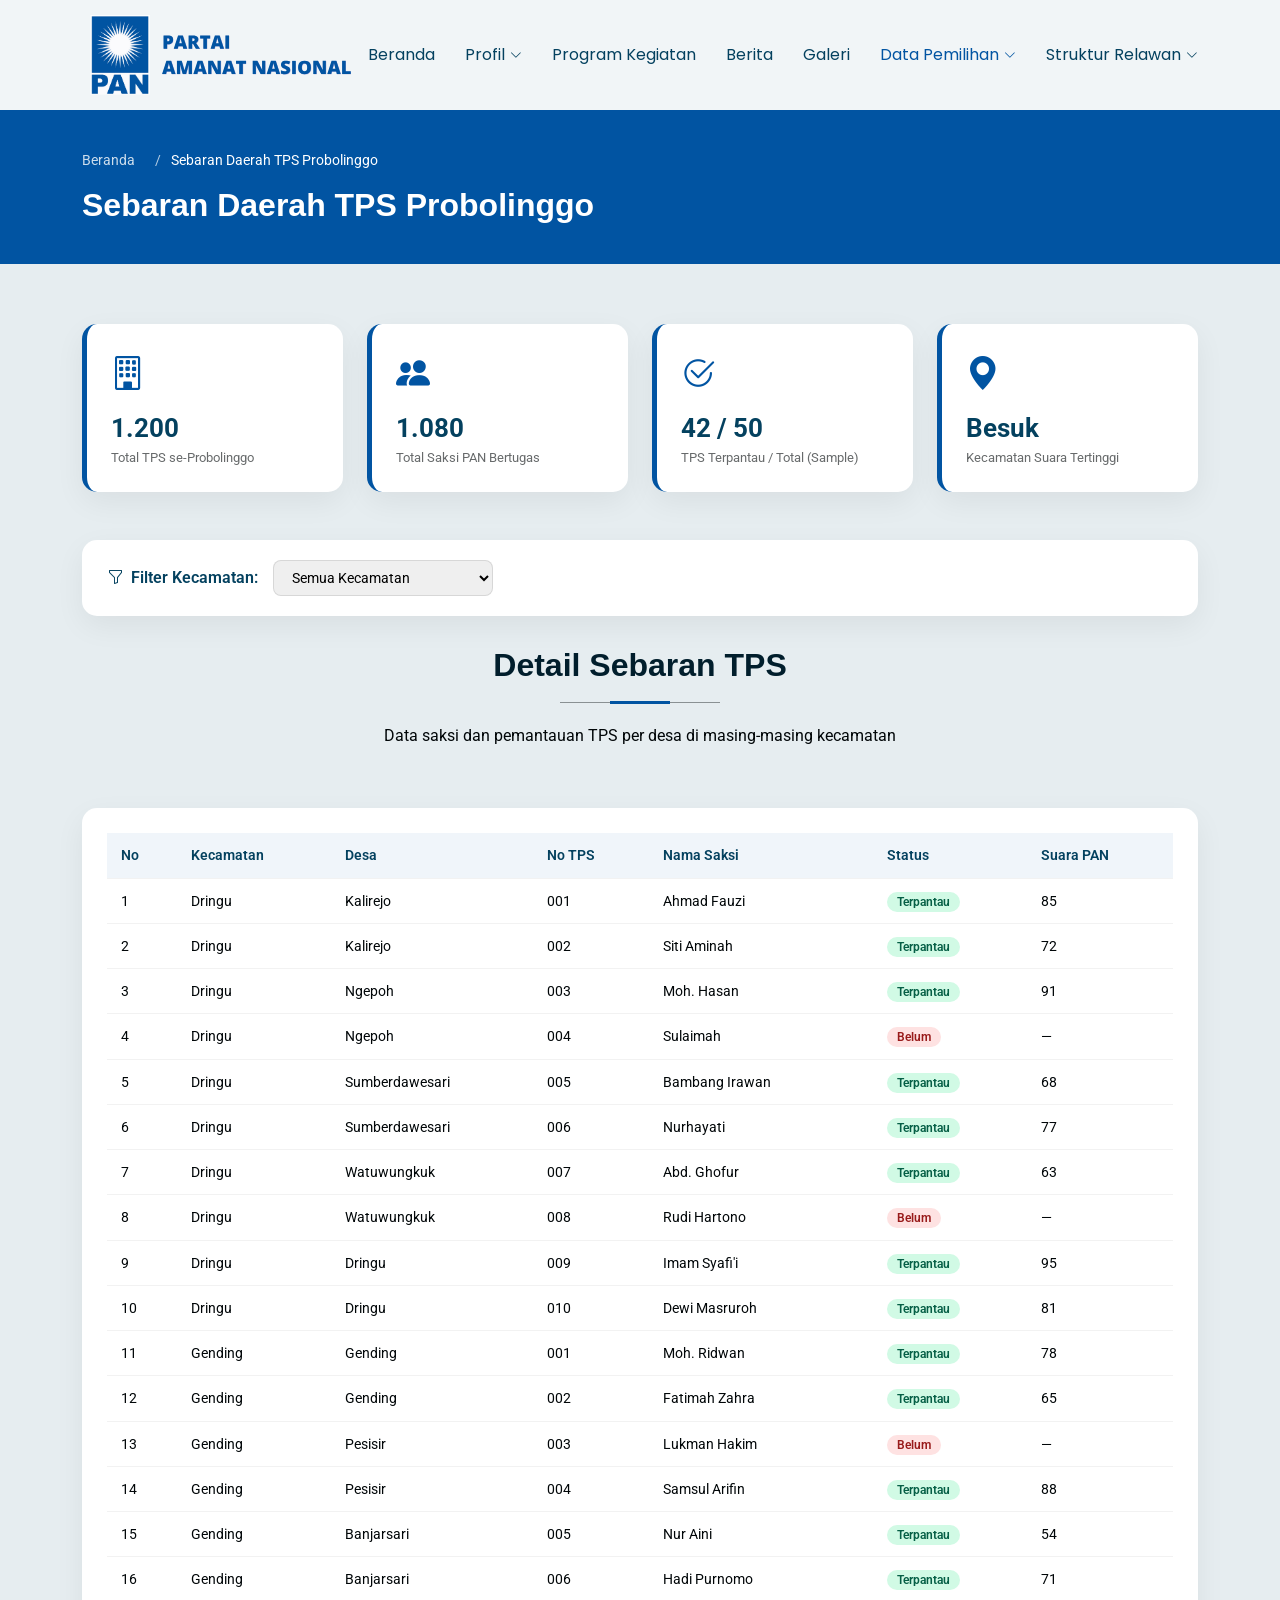
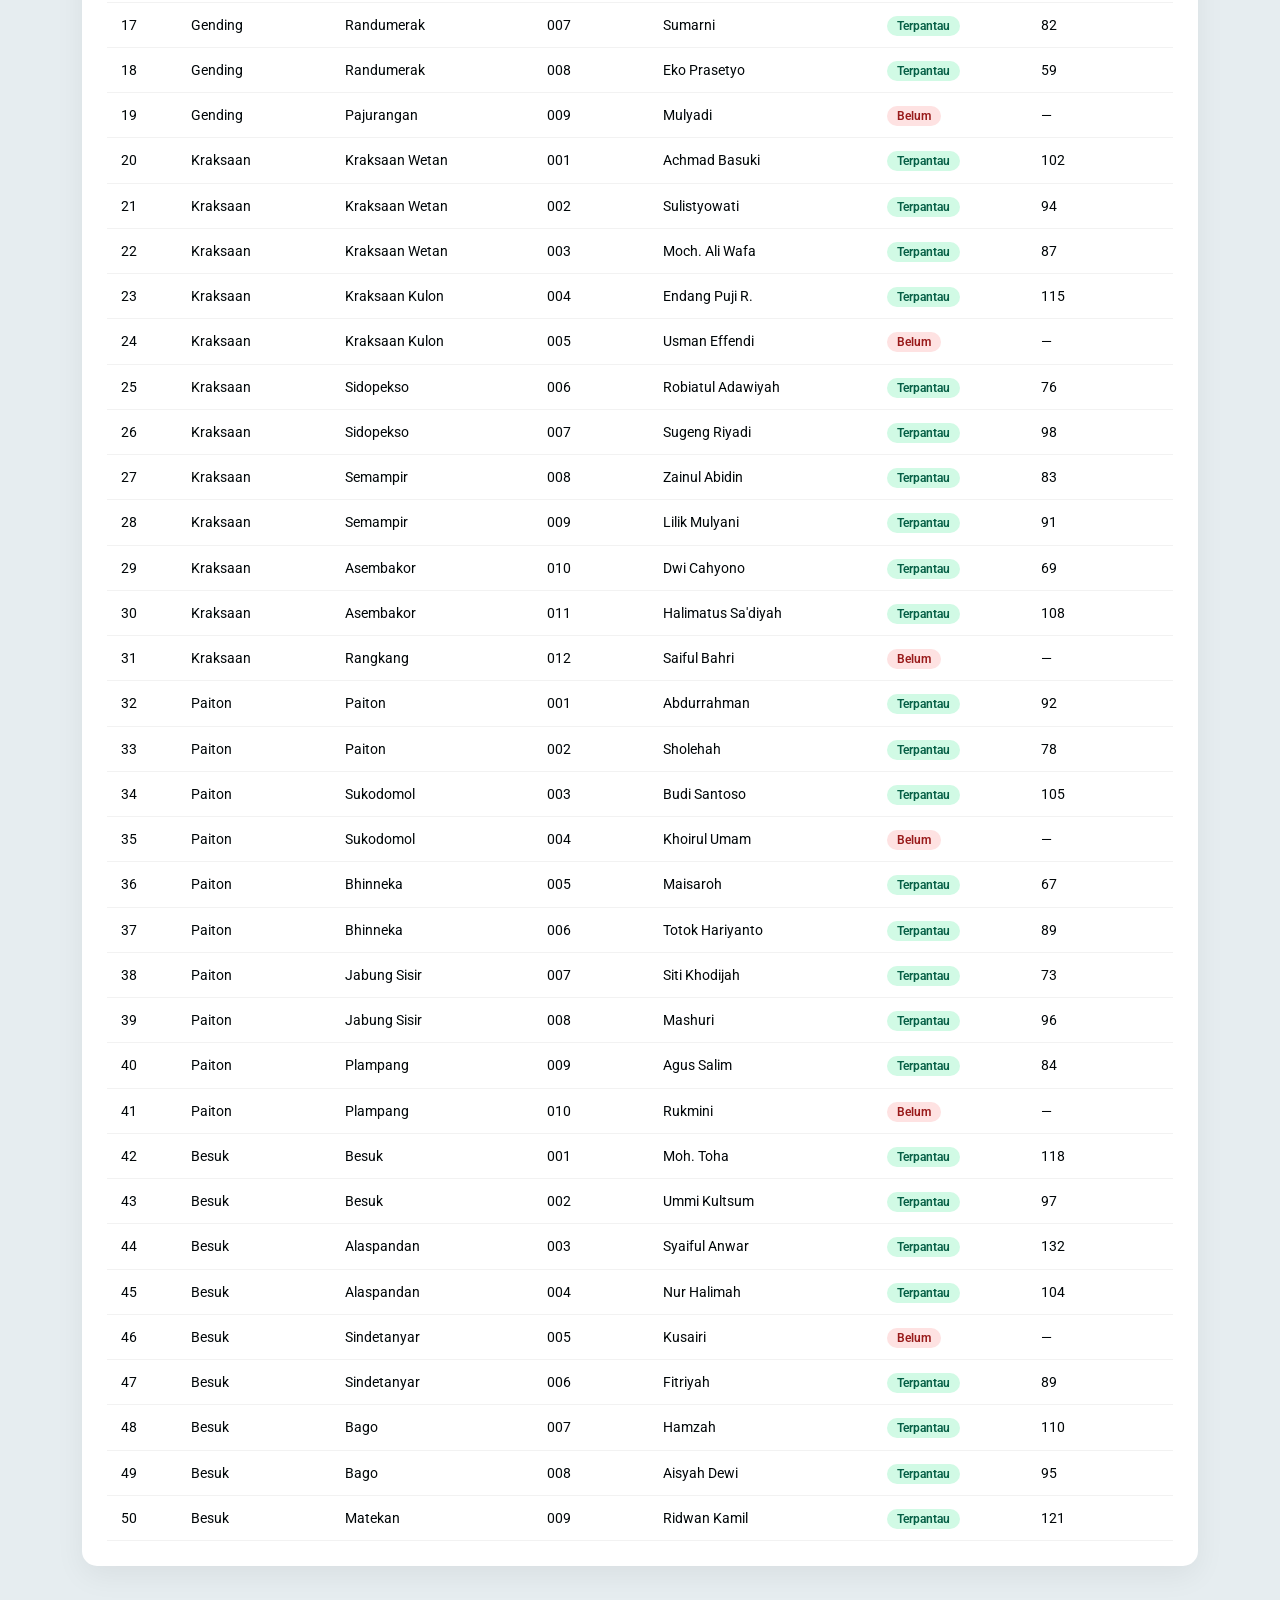
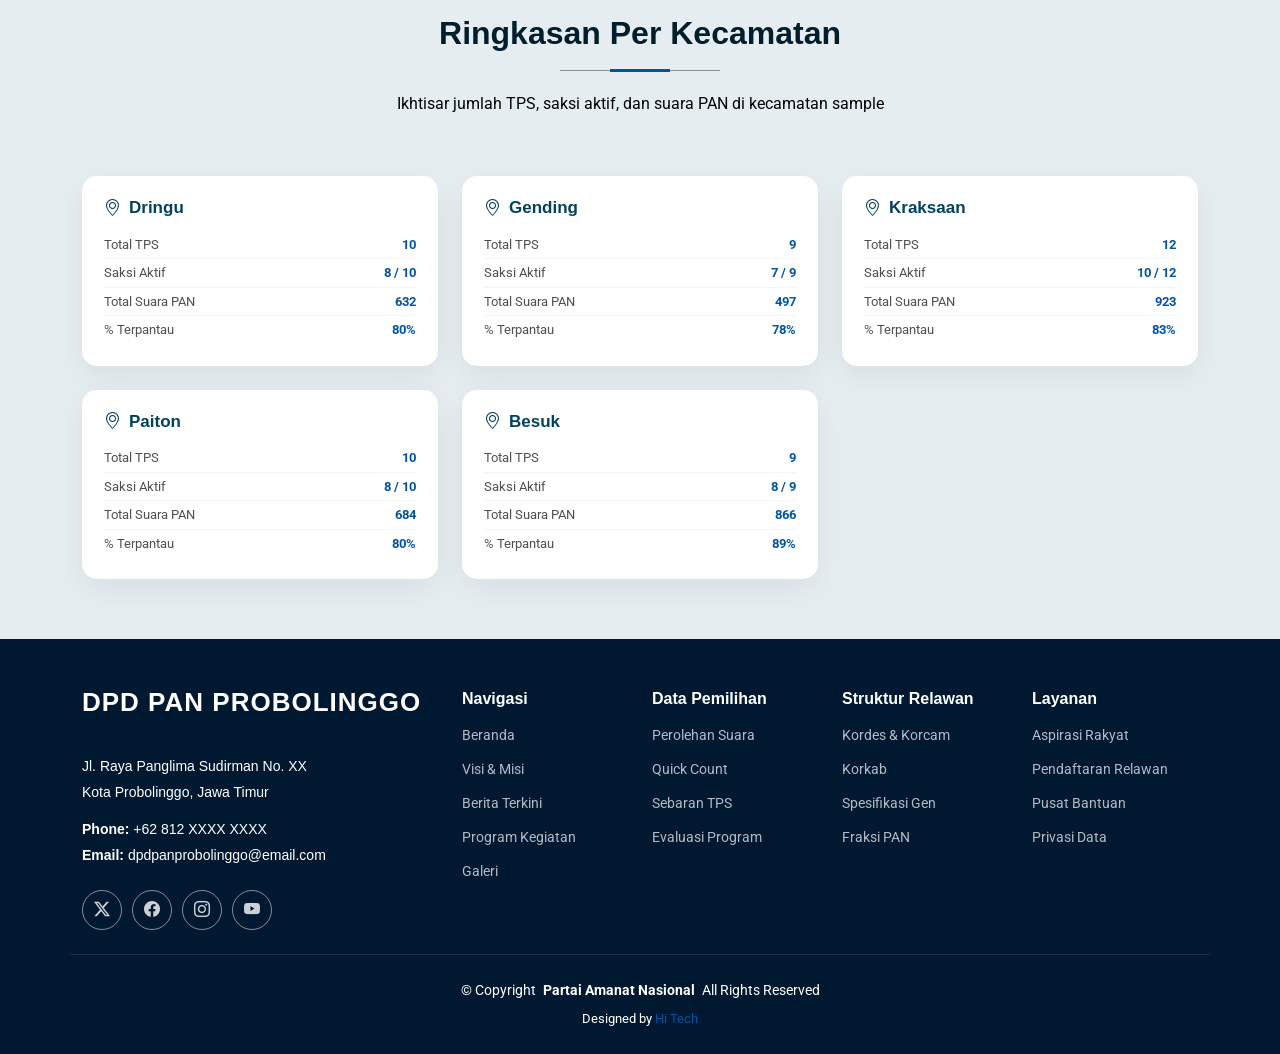
<file: sebaran-tps.html>
<!DOCTYPE html>
<html lang="en">

<head>
    <meta charset="utf-8">
    <meta content="width=device-width, initial-scale=1.0" name="viewport">
    <title>Sebaran TPS - Partai Amanat Nasional</title>
    <meta name="description" content="Sebaran TPS dan pemantauan saksi DPD PAN Kabupaten Probolinggo.">
    <link rel="apple-touch-icon" sizes="180x180" href="/assets/img/favicon/apple-touch-icon.png">
    <link rel="icon" type="image/png" sizes="32x32" href="/assets/img/favicon/favicon-32x32.png">
    <link rel="icon" type="image/png" sizes="16x16" href="/assets/img/favicon/favicon-16x16.png">
    <link href="https://fonts.googleapis.com" rel="preconnect">
    <link href="https://fonts.gstatic.com" rel="preconnect" crossorigin>
    <link href="https://fonts.googleapis.com/css2?family=Roboto:wght@300;400;500;700&family=Poppins:wght@300;400;500;600;700;800&display=swap" rel="stylesheet">
    <link href="assets/vendor/bootstrap/css/bootstrap.min.css" rel="stylesheet">
    <link href="assets/vendor/bootstrap-icons/bootstrap-icons.css" rel="stylesheet">
    <link href="assets/vendor/aos/aos.css" rel="stylesheet">
    <link href="assets/css/main.css" rel="stylesheet">
    <link href="assets/css/pan-custom.css" rel="stylesheet">
    <style>
        .sum-card {
            background: #fff;
            border-radius: 15px;
            padding: 24px;
            box-shadow: rgba(0, 0, 0, 0.06) 0px 10px 30px;
            border-left: 5px solid #0154a2;
            transition: all 500ms ease;
            height: 100%;
        }

        .sum-card:hover {
            transform: translateY(-5px);
            box-shadow: rgba(0, 0, 0, 0.1) 0px 15px 40px;
        }

        .sum-card .sc-icon {
            font-size: 34px;
            color: #0154a2;
            margin-bottom: 10px;
        }

        .sum-card .sc-val {
            font-size: 26px;
            font-weight: 700;
            color: #04415f;
        }

        .sum-card .sc-lbl {
            font-size: 13px;
            color: rgba(1, 6, 8, 0.6);
        }

        .filter-bar {
            background: #fff;
            border-radius: 15px;
            padding: 20px 25px;
            box-shadow: rgba(0, 0, 0, 0.06) 0px 10px 30px;
            margin-bottom: 30px;
            display: flex;
            align-items: center;
            gap: 15px;
            flex-wrap: wrap;
        }

        .filter-bar label {
            font-weight: 600;
            color: #04415f;
            white-space: nowrap;
        }

        .filter-bar select {
            border: 1px solid rgba(0, 0, 0, 0.1);
            border-radius: 8px;
            padding: 8px 14px;
            font-size: 14px;
            min-width: 220px;
        }

        .tbl-box {
            background: #fff;
            border-radius: 15px;
            padding: 25px;
            box-shadow: rgba(0, 0, 0, 0.06) 0px 10px 30px;
            overflow-x: auto;
        }

        .tbl {
            width: 100%;
            border-collapse: collapse;
        }

        .tbl th,
        .tbl td {
            padding: 12px 14px;
            text-align: left;
            border-bottom: 1px solid rgba(0, 0, 0, 0.05);
            font-size: 13.5px;
        }

        .tbl th {
            background: rgba(1, 84, 162, 0.06);
            color: #04415f;
            font-weight: 600;
            white-space: nowrap;
        }

        .tbl tr:hover td {
            background: rgba(1, 84, 162, 0.03);
        }

        .badge-ok {
            background: #d1fae5;
            color: #065f46;
            padding: 3px 10px;
            border-radius: 20px;
            font-size: 12px;
            font-weight: 600;
        }

        .badge-no {
            background: #fee2e2;
            color: #991b1b;
            padding: 3px 10px;
            border-radius: 20px;
            font-size: 12px;
            font-weight: 600;
        }

        .kec-card {
            background: #fff;
            border-radius: 15px;
            padding: 22px;
            box-shadow: rgba(0, 0, 0, 0.06) 0px 10px 30px;
            transition: all 500ms ease;
        }

        .kec-card:hover {
            transform: translateY(-5px);
            box-shadow: rgba(0, 0, 0, 0.1) 0px 15px 40px;
        }

        .kec-card h4 {
            font-size: 17px;
            font-weight: 700;
            color: #04415f;
            margin-bottom: 12px;
        }

        .kec-card .kec-stat {
            display: flex;
            justify-content: space-between;
            font-size: 13px;
            color: rgba(1, 6, 8, 0.7);
            padding: 4px 0;
            border-bottom: 1px solid rgba(0, 0, 0, 0.04);
        }

        .kec-card .kec-stat:last-child {
            border-bottom: none;
        }

        .kec-card .kec-stat strong {
            color: #0154a2;
        }
    </style>
</head>

<body class="page">

    <header id="header" class="header d-flex align-items-center sticky-top">
        <div class="header-container container-fluid container-xl position-relative d-flex align-items-center justify-content-end">
            <a href="index.html" class="logo d-flex align-items-center me-auto"><img src="assets/img/pan2.svg" alt=""></a>
            <nav id="navmenu" class="navmenu">
                <ul>
                    <li><a href="index.html">Beranda</a></li>
                    <li class="dropdown"><a href="#"><span>Profil</span> <i class="bi bi-chevron-down toggle-dropdown"></i></a>
                        <ul>
                            <li><a href="visimisi.html">Visi &amp; Misi</a></li>
                            <li><a href="fraksi.html">Fraksi PAN</a></li>
                            <li><a href="kontak.html">Kontak Kami</a></li>
                        </ul>
                    </li>
                    <li><a href="program.html">Program Kegiatan</a></li>
                    <li><a href="berita.html">Berita</a></li>
                    <li><a href="galeri.html">Galeri</a></li>
                    <li class="dropdown"><a href="#" class="active"><span>Data Pemilihan</span> <i class="bi bi-chevron-down toggle-dropdown"></i></a>
                        <ul>
                            <li><a href="perolehan-suara.html">Perolehan Suara</a></li>
                            <li><a href="quick-count.html">Quick Count</a></li>
                            <li><a href="sebaran-tps.html" class="active">Sebaran Daerah (TPS Probolinggo)</a></li>
                            <li><a href="evaluasi-program.html">Evaluasi Program</a></li>
                        </ul>
                    </li>
                    <li class="dropdown"><a href="#"><span>Struktur Relawan</span> <i class="bi bi-chevron-down toggle-dropdown"></i></a>
                        <ul>
                            <li><a href="struktur-relawan.html">Kordes, Korcam, &amp; Korkab</a></li>
                            <li><a href="spesifikasi-gen.html">Spesifikasi Gen</a></li>
                        </ul>
                    </li>
                </ul>
                <i class="mobile-nav-toggle d-xl-none bi bi-list"></i>
            </nav>
        </div>
    </header>

    <main class="main">
        <div class="page-title" data-aos="fade">
            <div class="container">
                <nav class="breadcrumbs" style="margin-bottom:15px;">
                    <ol style="list-style:none;padding:0;margin:0;display:flex;gap:10px;">
                        <li><a href="index.html">Beranda</a></li>
                        <li class="current">Sebaran Daerah TPS Probolinggo</li>
                    </ol>
                </nav>
                <h1 style="margin:0;font-size:32px;font-weight:700;color:white;">Sebaran Daerah TPS Probolinggo</h1>
            </div>
        </div>

        <section class="section light-background">
            <div class="container" data-aos="fade-up">

                <!-- Summary Cards -->
                <div class="row gy-4 mb-5">
                    <div class="col-lg-3 col-md-6">
                        <div class="sum-card">
                            <div class="sc-icon"><i class="bi bi-building"></i></div>
                            <div class="sc-val">1.200</div>
                            <div class="sc-lbl">Total TPS se-Probolinggo</div>
                        </div>
                    </div>
                    <div class="col-lg-3 col-md-6">
                        <div class="sum-card">
                            <div class="sc-icon"><i class="bi bi-people-fill"></i></div>
                            <div class="sc-val">1.080</div>
                            <div class="sc-lbl">Total Saksi PAN Bertugas</div>
                        </div>
                    </div>
                    <div class="col-lg-3 col-md-6">
                        <div class="sum-card">
                            <div class="sc-icon"><i class="bi bi-check2-circle"></i></div>
                            <div class="sc-val">42 / 50</div>
                            <div class="sc-lbl">TPS Terpantau / Total (Sample)</div>
                        </div>
                    </div>
                    <div class="col-lg-3 col-md-6">
                        <div class="sum-card">
                            <div class="sc-icon"><i class="bi bi-geo-alt-fill"></i></div>
                            <div class="sc-val">Besuk</div>
                            <div class="sc-lbl">Kecamatan Suara Tertinggi</div>
                        </div>
                    </div>
                </div>

                <!-- Filter -->
                <div class="filter-bar">
                    <label><i class="bi bi-funnel me-1"></i> Filter Kecamatan:</label>
                    <select id="kecFilter" onchange="filterTable()">
                        <option value="all">Semua Kecamatan</option>
                        <option value="Dringu">Dringu</option>
                        <option value="Gending">Gending</option>
                        <option value="Kraksaan">Kraksaan</option>
                        <option value="Paiton">Paiton</option>
                        <option value="Besuk">Besuk</option>
                    </select>
                </div>

                <!-- Tabel Sebaran -->
                <div class="section-title">
                    <h2>Detail Sebaran TPS</h2>
                    <p>Data saksi dan pemantauan TPS per desa di masing-masing kecamatan</p>
                </div>
                <div class="tbl-box mb-5">
                    <table class="tbl">
                        <thead>
                            <tr>
                                <th>No</th>
                                <th>Kecamatan</th>
                                <th>Desa</th>
                                <th>No TPS</th>
                                <th>Nama Saksi</th>
                                <th>Status</th>
                                <th>Suara PAN</th>
                            </tr>
                        </thead>
                        <tbody id="tpsBody"></tbody>
                    </table>
                </div>

                <!-- Ringkasan Per Kecamatan -->
                <div class="section-title">
                    <h2>Ringkasan Per Kecamatan</h2>
                    <p>Ikhtisar jumlah TPS, saksi aktif, dan suara PAN di kecamatan sample</p>
                </div>
                <div class="row gy-4" id="kecCards"></div>

            </div>
        </section>
    </main>

    <footer id="footer" class="footer position-relative dark-background">
        <div class="container footer-top">
            <div class="row gy-4">
                <div class="col-lg-4 col-md-6 footer-about">
                    <a href="index.html" class="logo d-flex align-items-center"><span class="sitename">DPD PAN PROBOLINGGO</span></a>
                    <div class="footer-contact pt-3">
                        <p>Jl. Raya Panglima Sudirman No. XX</p>
                        <p>Kota Probolinggo, Jawa Timur</p>
                        <p class="mt-3"><strong>Phone:</strong> <span>+62 812 XXXX XXXX</span></p>
                        <p><strong>Email:</strong> <span>dpdpanprobolinggo@email.com</span></p>
                    </div>
                    <div class="social-links d-flex mt-4"><a href="#"><i class="bi bi-twitter-x"></i></a><a href="#"><i class="bi bi-facebook"></i></a><a href="#"><i class="bi bi-instagram"></i></a><a href="#"><i class="bi bi-youtube"></i></a></div>
                </div>
                <div class="col-lg-2 col-md-3 footer-links">
                    <h4>Navigasi</h4>
                    <ul>
                        <li><a href="index.html">Beranda</a></li>
                        <li><a href="visimisi.html">Visi &amp; Misi</a></li>
                        <li><a href="berita.html">Berita Terkini</a></li>
                        <li><a href="program.html">Program Kegiatan</a></li>
                        <li><a href="galeri.html">Galeri</a></li>
                    </ul>
                </div>
                <div class="col-lg-2 col-md-3 footer-links">
                    <h4>Data Pemilihan</h4>
                    <ul>
                        <li><a href="perolehan-suara.html">Perolehan Suara</a></li>
                        <li><a href="quick-count.html">Quick Count</a></li>
                        <li><a href="sebaran-tps.html">Sebaran TPS</a></li>
                        <li><a href="evaluasi-program.html">Evaluasi Program</a></li>
                    </ul>
                </div>
                <div class="col-lg-2 col-md-3 footer-links">
                    <h4>Struktur Relawan</h4>
                    <ul>
                        <li><a href="struktur-relawan.html">Kordes &amp; Korcam</a></li>
                        <li><a href="struktur-relawan.html">Korkab</a></li>
                        <li><a href="spesifikasi-gen.html">Spesifikasi Gen</a></li>
                        <li><a href="fraksi.html">Fraksi PAN</a></li>
                    </ul>
                </div>
                <div class="col-lg-2 col-md-3 footer-links">
                    <h4>Layanan</h4>
                    <ul>
                        <li><a href="#">Aspirasi Rakyat</a></li>
                        <li><a href="#">Pendaftaran Relawan</a></li>
                        <li><a href="#">Pusat Bantuan</a></li>
                        <li><a href="#">Privasi Data</a></li>
                    </ul>
                </div>
            </div>
        </div>
        <div class="container copyright text-center mt-4">
            <p>&copy; <span>Copyright</span> <strong class="px-1 sitename">Partai Amanat Nasional</strong> <span>All Rights Reserved</span></p>
            <div class="credits">Designed by <a href="https://www.instagram.com/hi.tech.software/" target="_blank">Hi Tech</a></div>
        </div>
    </footer>

    <a href="#" id="scroll-top" class="scroll-top d-flex align-items-center justify-content-center"><i class="bi bi-arrow-up-short"></i></a>
    <div id="preloader"></div>
    <script src="assets/vendor/bootstrap/js/bootstrap.bundle.min.js"></script>
    <script src="assets/vendor/aos/aos.js"></script>
    <script src="assets/js/main.js"></script>

    <script>
        const tpsData = [
            // Dringu (10 TPS)
            { kec: 'Dringu', desa: 'Kalirejo', noTps: '001', saksi: 'Ahmad Fauzi', status: true, suara: 85 },
            { kec: 'Dringu', desa: 'Kalirejo', noTps: '002', saksi: 'Siti Aminah', status: true, suara: 72 },
            { kec: 'Dringu', desa: 'Ngepoh', noTps: '003', saksi: 'Moh. Hasan', status: true, suara: 91 },
            { kec: 'Dringu', desa: 'Ngepoh', noTps: '004', saksi: 'Sulaimah', status: false, suara: 0 },
            { kec: 'Dringu', desa: 'Sumberdawesari', noTps: '005', saksi: 'Bambang Irawan', status: true, suara: 68 },
            { kec: 'Dringu', desa: 'Sumberdawesari', noTps: '006', saksi: 'Nurhayati', status: true, suara: 77 },
            { kec: 'Dringu', desa: 'Watuwungkuk', noTps: '007', saksi: 'Abd. Ghofur', status: true, suara: 63 },
            { kec: 'Dringu', desa: 'Watuwungkuk', noTps: '008', saksi: 'Rudi Hartono', status: false, suara: 0 },
            { kec: 'Dringu', desa: 'Dringu', noTps: '009', saksi: 'Imam Syafi\'i', status: true, suara: 95 },
            { kec: 'Dringu', desa: 'Dringu', noTps: '010', saksi: 'Dewi Masruroh', status: true, suara: 81 },
            // Gending (9 TPS)
            { kec: 'Gending', desa: 'Gending', noTps: '001', saksi: 'Moh. Ridwan', status: true, suara: 78 },
            { kec: 'Gending', desa: 'Gending', noTps: '002', saksi: 'Fatimah Zahra', status: true, suara: 65 },
            { kec: 'Gending', desa: 'Pesisir', noTps: '003', saksi: 'Lukman Hakim', status: false, suara: 0 },
            { kec: 'Gending', desa: 'Pesisir', noTps: '004', saksi: 'Samsul Arifin', status: true, suara: 88 },
            { kec: 'Gending', desa: 'Banjarsari', noTps: '005', saksi: 'Nur Aini', status: true, suara: 54 },
            { kec: 'Gending', desa: 'Banjarsari', noTps: '006', saksi: 'Hadi Purnomo', status: true, suara: 71 },
            { kec: 'Gending', desa: 'Randumerak', noTps: '007', saksi: 'Sumarni', status: true, suara: 82 },
            { kec: 'Gending', desa: 'Randumerak', noTps: '008', saksi: 'Eko Prasetyo', status: true, suara: 59 },
            { kec: 'Gending', desa: 'Pajurangan', noTps: '009', saksi: 'Mulyadi', status: false, suara: 0 },
            // Kraksaan (12 TPS)
            { kec: 'Kraksaan', desa: 'Kraksaan Wetan', noTps: '001', saksi: 'Achmad Basuki', status: true, suara: 102 },
            { kec: 'Kraksaan', desa: 'Kraksaan Wetan', noTps: '002', saksi: 'Sulistyowati', status: true, suara: 94 },
            { kec: 'Kraksaan', desa: 'Kraksaan Wetan', noTps: '003', saksi: 'Moch. Ali Wafa', status: true, suara: 87 },
            { kec: 'Kraksaan', desa: 'Kraksaan Kulon', noTps: '004', saksi: 'Endang Puji R.', status: true, suara: 115 },
            { kec: 'Kraksaan', desa: 'Kraksaan Kulon', noTps: '005', saksi: 'Usman Effendi', status: false, suara: 0 },
            { kec: 'Kraksaan', desa: 'Sidopekso', noTps: '006', saksi: 'Robiatul Adawiyah', status: true, suara: 76 },
            { kec: 'Kraksaan', desa: 'Sidopekso', noTps: '007', saksi: 'Sugeng Riyadi', status: true, suara: 98 },
            { kec: 'Kraksaan', desa: 'Semampir', noTps: '008', saksi: 'Zainul Abidin', status: true, suara: 83 },
            { kec: 'Kraksaan', desa: 'Semampir', noTps: '009', saksi: 'Lilik Mulyani', status: true, suara: 91 },
            { kec: 'Kraksaan', desa: 'Asembakor', noTps: '010', saksi: 'Dwi Cahyono', status: true, suara: 69 },
            { kec: 'Kraksaan', desa: 'Asembakor', noTps: '011', saksi: 'Halimatus Sa\'diyah', status: true, suara: 108 },
            { kec: 'Kraksaan', desa: 'Rangkang', noTps: '012', saksi: 'Saiful Bahri', status: false, suara: 0 },
            // Paiton (10 TPS)
            { kec: 'Paiton', desa: 'Paiton', noTps: '001', saksi: 'Abdurrahman', status: true, suara: 92 },
            { kec: 'Paiton', desa: 'Paiton', noTps: '002', saksi: 'Sholehah', status: true, suara: 78 },
            { kec: 'Paiton', desa: 'Sukodomol', noTps: '003', saksi: 'Budi Santoso', status: true, suara: 105 },
            { kec: 'Paiton', desa: 'Sukodomol', noTps: '004', saksi: 'Khoirul Umam', status: false, suara: 0 },
            { kec: 'Paiton', desa: 'Bhinneka', noTps: '005', saksi: 'Maisaroh', status: true, suara: 67 },
            { kec: 'Paiton', desa: 'Bhinneka', noTps: '006', saksi: 'Totok Hariyanto', status: true, suara: 89 },
            { kec: 'Paiton', desa: 'Jabung Sisir', noTps: '007', saksi: 'Siti Khodijah', status: true, suara: 73 },
            { kec: 'Paiton', desa: 'Jabung Sisir', noTps: '008', saksi: 'Mashuri', status: true, suara: 96 },
            { kec: 'Paiton', desa: 'Plampang', noTps: '009', saksi: 'Agus Salim', status: true, suara: 84 },
            { kec: 'Paiton', desa: 'Plampang', noTps: '010', saksi: 'Rukmini', status: false, suara: 0 },
            // Besuk (9 TPS)
            { kec: 'Besuk', desa: 'Besuk', noTps: '001', saksi: 'Moh. Toha', status: true, suara: 118 },
            { kec: 'Besuk', desa: 'Besuk', noTps: '002', saksi: 'Ummi Kultsum', status: true, suara: 97 },
            { kec: 'Besuk', desa: 'Alaspandan', noTps: '003', saksi: 'Syaiful Anwar', status: true, suara: 132 },
            { kec: 'Besuk', desa: 'Alaspandan', noTps: '004', saksi: 'Nur Halimah', status: true, suara: 104 },
            { kec: 'Besuk', desa: 'Sindetanyar', noTps: '005', saksi: 'Kusairi', status: false, suara: 0 },
            { kec: 'Besuk', desa: 'Sindetanyar', noTps: '006', saksi: 'Fitriyah', status: true, suara: 89 },
            { kec: 'Besuk', desa: 'Bago', noTps: '007', saksi: 'Hamzah', status: true, suara: 110 },
            { kec: 'Besuk', desa: 'Bago', noTps: '008', saksi: 'Aisyah Dewi', status: true, suara: 95 },
            { kec: 'Besuk', desa: 'Matekan', noTps: '009', saksi: 'Ridwan Kamil', status: true, suara: 121 }
        ];

        function renderTable(data) {
            const tbody = document.getElementById('tpsBody');
            tbody.innerHTML = data.map((r, i) =>
                `<tr><td>${i + 1}</td><td>${r.kec}</td><td>${r.desa}</td><td>${r.noTps}</td><td>${r.saksi}</td>
            <td><span class="${r.status ? 'badge-ok' : 'badge-no'}">${r.status ? 'Terpantau' : 'Belum'}</span></td>
            <td>${r.status ? r.suara : '—'}</td></tr>`
            ).join('');
        }

        function filterTable() {
            const val = document.getElementById('kecFilter').value;
            renderTable(val === 'all' ? tpsData : tpsData.filter(r => r.kec === val));
        }

        function renderKecCards() {
            const kecs = ['Dringu', 'Gending', 'Kraksaan', 'Paiton', 'Besuk'];
            const container = document.getElementById('kecCards');
            container.innerHTML = kecs.map(k => {
                const rows = tpsData.filter(r => r.kec === k);
                const tps = rows.length;
                const aktif = rows.filter(r => r.status).length;
                const suara = rows.reduce((s, r) => s + r.suara, 0);
                return `<div class="col-lg-4 col-md-6"><div class="kec-card">
                <h4><i class="bi bi-geo-alt me-2"></i>${k}</h4>
                <div class="kec-stat"><span>Total TPS</span><strong>${tps}</strong></div>
                <div class="kec-stat"><span>Saksi Aktif</span><strong>${aktif} / ${tps}</strong></div>
                <div class="kec-stat"><span>Total Suara PAN</span><strong>${suara.toLocaleString('id-ID')}</strong></div>
                <div class="kec-stat"><span>% Terpantau</span><strong>${((aktif / tps) * 100).toFixed(0)}%</strong></div>
            </div></div>`;
            }).join('');
        }

        document.addEventListener('DOMContentLoaded', () => { renderTable(tpsData); renderKecCards(); });
    </script>
</body>

</html>
</file>
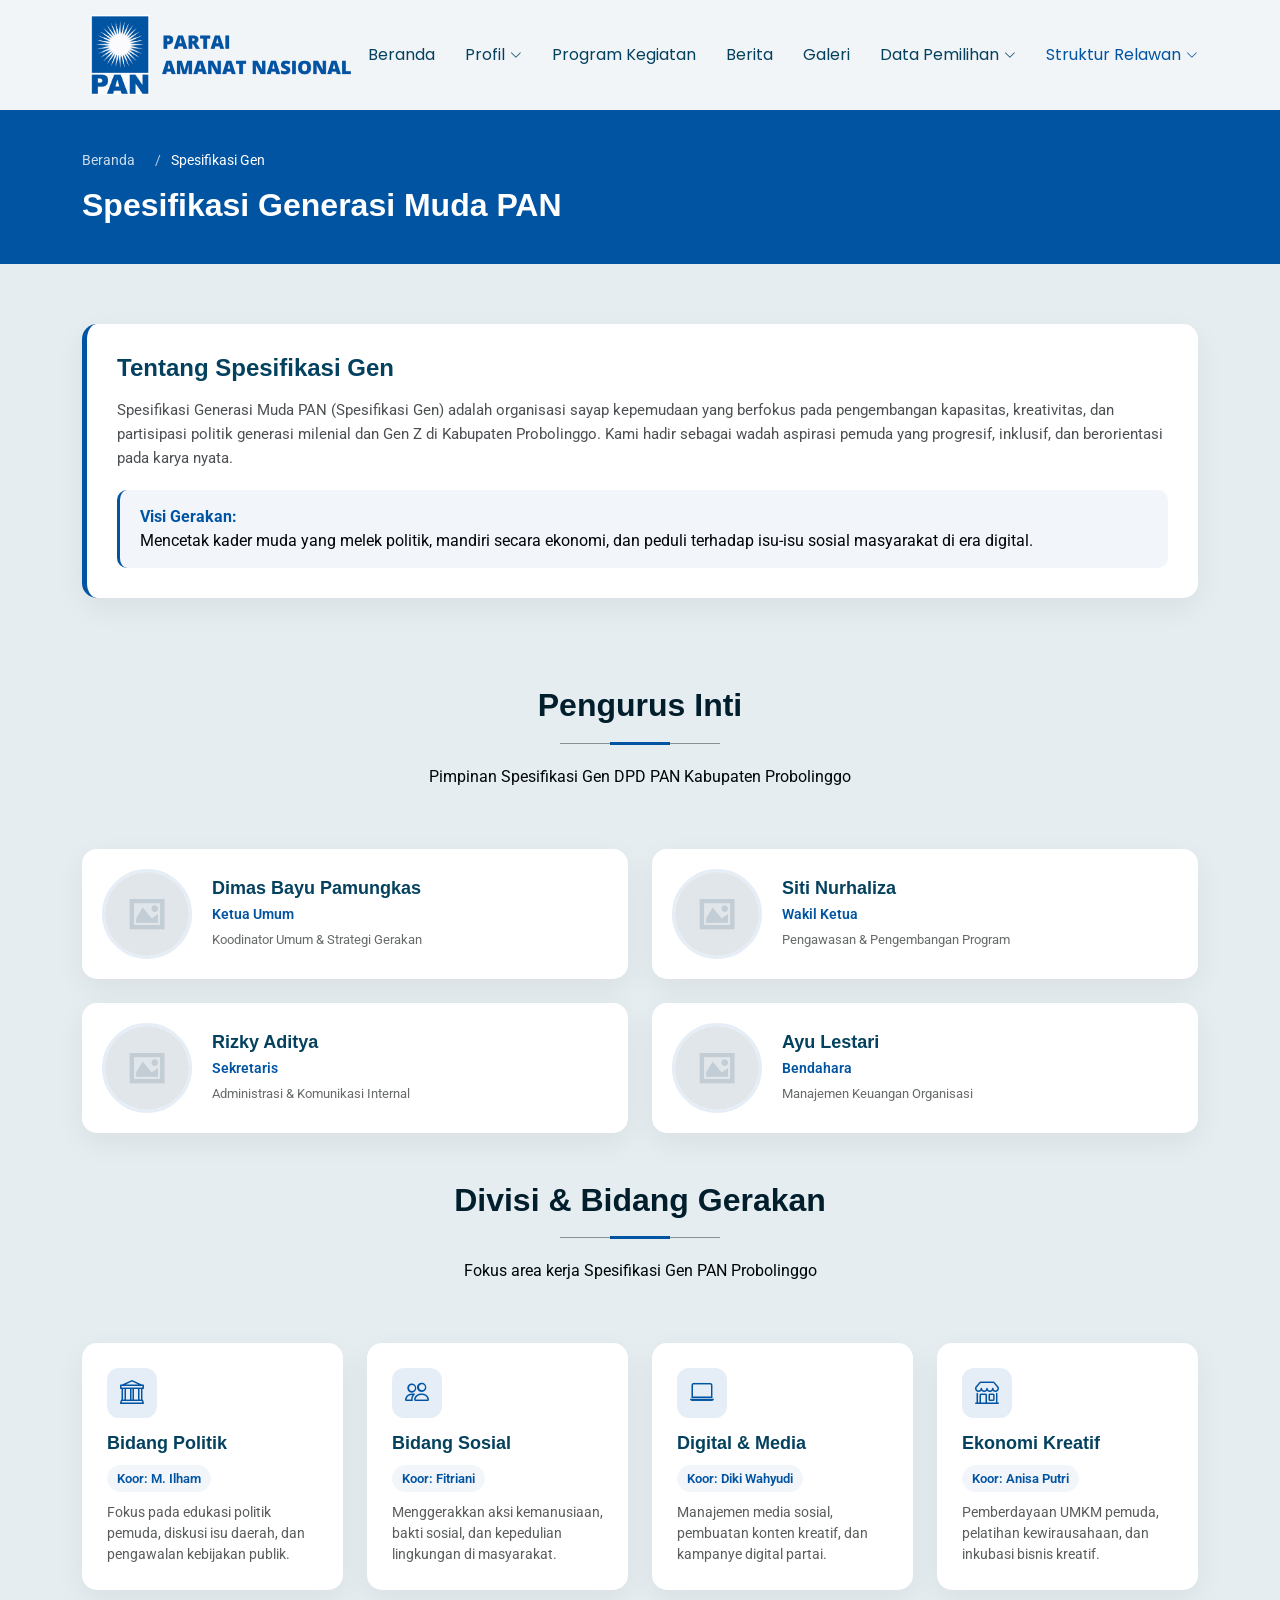
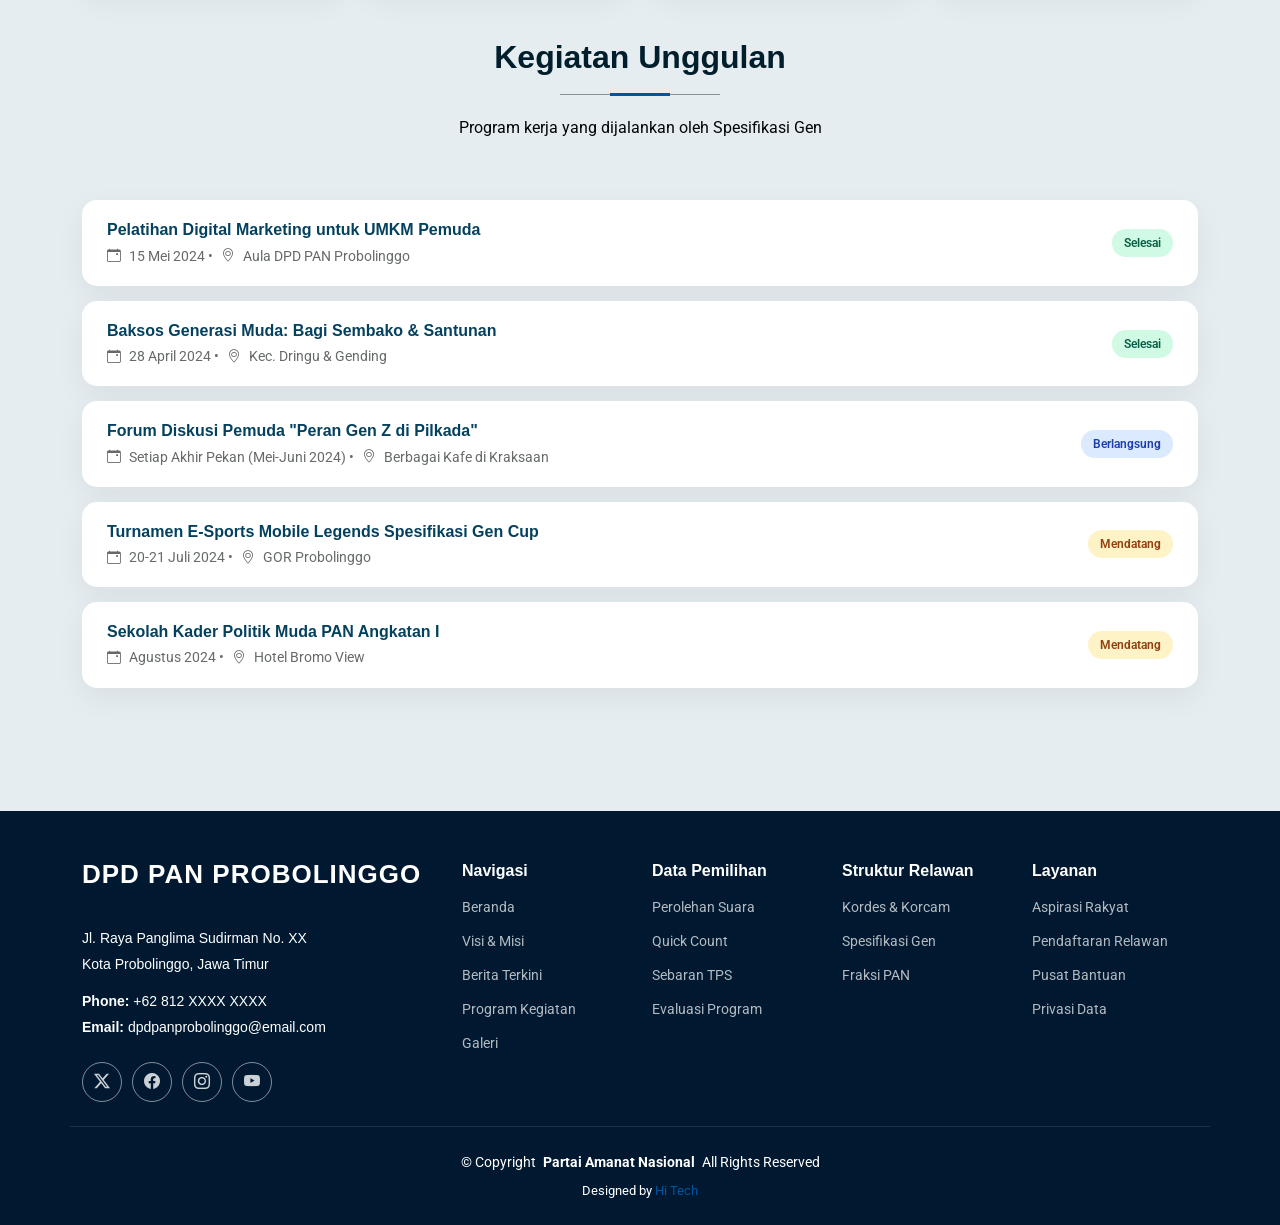
<file: spesifikasi-gen.html>
<!DOCTYPE html>
<html lang="en">

<head>
    <meta charset="utf-8">
    <meta content="width=device-width, initial-scale=1.0" name="viewport">
    <title>Spesifikasi Gen - Partai Amanat Nasional</title>
    <meta name="description" content="Spesifikasi Generasi Muda (Spesifikasi Gen) DPD PAN Probolinggo.">
    <link rel="apple-touch-icon" sizes="180x180" href="/assets/img/favicon/apple-touch-icon.png">
    <link rel="icon" type="image/png" sizes="32x32" href="/assets/img/favicon/favicon-32x32.png">
    <link rel="icon" type="image/png" sizes="16x16" href="/assets/img/favicon/favicon-16x16.png">
    <link href="https://fonts.googleapis.com" rel="preconnect">
    <link href="https://fonts.gstatic.com" rel="preconnect" crossorigin>
    <link href="https://fonts.googleapis.com/css2?family=Roboto:wght@300;400;500;700&family=Poppins:wght@300;400;500;600;700;800&display=swap" rel="stylesheet">
    <link href="assets/vendor/bootstrap/css/bootstrap.min.css" rel="stylesheet">
    <link href="assets/vendor/bootstrap-icons/bootstrap-icons.css" rel="stylesheet">
    <link href="assets/vendor/aos/aos.css" rel="stylesheet">
    <link href="assets/css/main.css" rel="stylesheet">
    <link href="assets/css/pan-custom.css" rel="stylesheet">
    <style>
        /* Tentang */
        .tentang-box {
            background: #fff;
            border-radius: 15px;
            padding: 30px;
            box-shadow: rgba(0, 0, 0, 0.06) 0px 10px 30px;
            border-left: 5px solid #0154a2;
            margin-bottom: 40px;
        }

        .tentang-box h2 {
            color: #04415f;
            font-weight: 700;
            font-size: 24px;
            margin-bottom: 15px;
        }

        .tentang-box p {
            font-size: 15px;
            color: rgba(1, 6, 8, 0.7);
            line-height: 1.6;
        }

        .tentang-box .visi {
            background: rgba(1, 84, 162, 0.05);
            padding: 15px 20px;
            border-radius: 10px;
            margin-top: 20px;
            border-left: 3px solid #0154a2;
        }

        .tentang-box .visi strong {
            color: #0154a2;
        }

        /* Pengurus */
        .pengurus-card {
            background: #fff;
            border-radius: 15px;
            box-shadow: rgba(0, 0, 0, 0.06) 0px 10px 30px;
            display: flex;
            align-items: center;
            gap: 20px;
            padding: 20px;
            transition: all 500ms ease;
            height: 100%;
        }

        .pengurus-card:hover {
            transform: translateY(-5px);
            box-shadow: rgba(0, 0, 0, 0.1) 0px 15px 40px;
        }

        .pengurus-card img {
            width: 90px;
            height: 90px;
            border-radius: 50%;
            object-fit: cover;
            border: 3px solid rgba(1, 84, 162, 0.1);
        }

        .pengurus-info h4 {
            font-size: 18px;
            font-weight: 700;
            color: #04415f;
            margin-bottom: 4px;
        }

        .pengurus-info .jabatan {
            color: #0154a2;
            font-weight: 600;
            font-size: 13.5px;
            margin-bottom: 6px;
        }

        .pengurus-info .bidang {
            font-size: 13px;
            color: rgba(1, 6, 8, 0.6);
        }

        /* Divisi / Bidang */
        .divisi-card {
            background: #fff;
            border-radius: 15px;
            box-shadow: rgba(0, 0, 0, 0.06) 0px 10px 30px;
            padding: 25px;
            transition: all 500ms ease;
            height: 100%;
        }

        .divisi-card:hover {
            transform: translateY(-5px);
            box-shadow: rgba(0, 0, 0, 0.1) 0px 15px 40px;
        }

        .divisi-icon {
            width: 50px;
            height: 50px;
            background: rgba(1, 84, 162, 0.1);
            color: #0154a2;
            border-radius: 12px;
            display: flex;
            align-items: center;
            justify-content: center;
            font-size: 24px;
            margin-bottom: 15px;
        }

        .divisi-card h4 {
            font-size: 18px;
            font-weight: 700;
            color: #04415f;
            margin-bottom: 10px;
        }

        .divisi-card .ketua {
            font-size: 13px;
            font-weight: 600;
            color: #0154a2;
            margin-bottom: 10px;
            display: inline-block;
            background: rgba(1, 84, 162, 0.05);
            padding: 4px 10px;
            border-radius: 20px;
        }

        .divisi-card p {
            font-size: 14px;
            color: rgba(1, 6, 8, 0.65);
            margin-bottom: 0;
            line-height: 1.5;
        }

        /* Kegiatan */
        .keg-list {
            list-style: none;
            padding: 0;
            margin: 0;
        }

        .keg-item {
            background: #fff;
            border-radius: 15px;
            padding: 20px 25px;
            box-shadow: rgba(0, 0, 0, 0.06) 0px 10px 30px;
            margin-bottom: 15px;
            display: flex;
            justify-content: space-between;
            align-items: center;
            flex-wrap: wrap;
            gap: 15px;
            transition: all 300ms ease;
        }

        .keg-item:hover {
            border-left: 4px solid #0154a2;
            padding-left: 21px;
        }

        .keg-info h5 {
            font-size: 16px;
            font-weight: 700;
            color: #04415f;
            margin-bottom: 6px;
        }

        .keg-info span {
            font-size: 13.5px;
            color: rgba(1, 6, 8, 0.6);
            display: flex;
            align-items: center;
            gap: 8px;
        }

        .badge-keg {
            padding: 5px 12px;
            border-radius: 20px;
            font-size: 12px;
            font-weight: 600;
            white-space: nowrap;
        }

        .bg-selesai {
            background: #d1fae5;
            color: #065f46;
        }

        .bg-jalan {
            background: #dbeafe;
            color: #1e40af;
        }

        .bg-nanti {
            background: #fef3c7;
            color: #92400e;
        }

        /* CTA */
        .cta-box {
            background: linear-gradient(135deg, #0154a2, #04415f);
            border-radius: 20px;
            padding: 40px;
            text-align: center;
            color: #fff;
            margin-top: 50px;
            box-shadow: rgba(1, 84, 162, 0.3) 0px 15px 40px;
        }

        .cta-box h3 {
            font-size: 28px;
            font-weight: 700;
            margin-bottom: 15px;
        }

        .cta-box p {
            font-size: 16px;
            opacity: 0.9;
            margin-bottom: 25px;
            max-width: 600px;
            margin-left: auto;
            margin-right: auto;
        }

        .btn-wa {
            display: inline-flex;
            align-items: center;
            gap: 10px;
            background: #25D366;
            color: #fff;
            font-weight: 600;
            padding: 12px 25px;
            border-radius: 30px;
            text-decoration: none;
            transition: all 300ms ease;
        }

        .btn-wa:hover {
            background: #128C7E;
            color: #fff;
            transform: translateY(-3px);
        }

        .btn-wa i {
            font-size: 20px;
        }

        @media(max-width:768px) {
            .pengurus-card {
                flex-direction: column;
                text-align: center;
            }
        }
    </style>
</head>

<body class="page">

    <header id="header" class="header d-flex align-items-center sticky-top">
        <div class="header-container container-fluid container-xl position-relative d-flex align-items-center justify-content-end">
            <a href="index.html" class="logo d-flex align-items-center me-auto"><img src="assets/img/pan2.svg" alt=""></a>
            <nav id="navmenu" class="navmenu">
                <ul>
                    <li><a href="index.html">Beranda</a></li>
                    <li class="dropdown"><a href="#"><span>Profil</span> <i class="bi bi-chevron-down toggle-dropdown"></i></a>
                        <ul>
                            <li><a href="visimisi.html">Visi &amp; Misi</a></li>
                            <li><a href="fraksi.html">Fraksi PAN</a></li>
                            <li><a href="kontak.html">Kontak Kami</a></li>
                        </ul>
                    </li>
                    <li><a href="program.html">Program Kegiatan</a></li>
                    <li><a href="berita.html">Berita</a></li>
                    <li><a href="galeri.html">Galeri</a></li>
                    <li class="dropdown"><a href="#"><span>Data Pemilihan</span> <i class="bi bi-chevron-down toggle-dropdown"></i></a>
                        <ul>
                            <li><a href="perolehan-suara.html">Perolehan Suara</a></li>
                            <li><a href="quick-count.html">Quick Count</a></li>
                            <li><a href="sebaran-tps.html">Sebaran Daerah (TPS Probolinggo)</a></li>
                            <li><a href="evaluasi-program.html">Evaluasi Program</a></li>
                        </ul>
                    </li>
                    <li class="dropdown"><a href="#" class="active"><span>Struktur Relawan</span> <i class="bi bi-chevron-down toggle-dropdown"></i></a>
                        <ul>
                            <li><a href="struktur-relawan.html">Kordes, Korcam, &amp; Korkab</a></li>
                            <li><a href="spesifikasi-gen.html" class="active">Spesifikasi Gen</a></li>
                        </ul>
                    </li>
                </ul>
                <i class="mobile-nav-toggle d-xl-none bi bi-list"></i>
            </nav>
        </div>
    </header>

    <main class="main">
        <div class="page-title" data-aos="fade">
            <div class="container">
                <nav class="breadcrumbs" style="margin-bottom:15px;">
                    <ol style="list-style:none;padding:0;margin:0;display:flex;gap:10px;">
                        <li><a href="index.html">Beranda</a></li>
                        <li class="current">Spesifikasi Gen</li>
                    </ol>
                </nav>
                <h1 style="margin:0;font-size:32px;font-weight:700;color:white;">Spesifikasi Generasi Muda PAN</h1>
            </div>
        </div>

        <section class="section light-background">
            <div class="container" data-aos="fade-up">

                <!-- Tentang -->
                <div class="row mb-5">
                    <div class="col-12">
                        <div class="tentang-box">
                            <h2>Tentang Spesifikasi Gen</h2>
                            <p>Spesifikasi Generasi Muda PAN (Spesifikasi Gen) adalah organisasi sayap kepemudaan yang berfokus pada pengembangan kapasitas, kreativitas, dan partisipasi politik generasi milenial dan Gen Z di Kabupaten Probolinggo. Kami hadir sebagai wadah aspirasi pemuda yang progresif, inklusif, dan berorientasi pada karya nyata.</p>
                            <div class="visi">
                                <strong>Visi Gerakan:</strong><br>
                                Mencetak kader muda yang melek politik, mandiri secara ekonomi, dan peduli terhadap isu-isu sosial masyarakat di era digital.
                            </div>
                        </div>
                    </div>
                </div>

                <!-- Pengurus Inti -->
                <div class="section-title">
                    <h2>Pengurus Inti</h2>
                    <p>Pimpinan Spesifikasi Gen DPD PAN Kabupaten Probolinggo</p>
                </div>
                <div class="row gy-4 mb-5">
                    <div class="col-lg-6">
                        <div class="pengurus-card">
                            <img src="assets/img/dummy.jpg" alt="Ketua">
                            <div class="pengurus-info">
                                <h4>Dimas Bayu Pamungkas</h4>
                                <div class="jabatan">Ketua Umum</div>
                                <div class="bidang">Koodinator Umum &amp; Strategi Gerakan</div>
                            </div>
                        </div>
                    </div>
                    <div class="col-lg-6">
                        <div class="pengurus-card">
                            <img src="assets/img/dummy.jpg" alt="Wakil">
                            <div class="pengurus-info">
                                <h4>Siti Nurhaliza</h4>
                                <div class="jabatan">Wakil Ketua</div>
                                <div class="bidang">Pengawasan &amp; Pengembangan Program</div>
                            </div>
                        </div>
                    </div>
                    <div class="col-lg-6">
                        <div class="pengurus-card">
                            <img src="assets/img/dummy.jpg" alt="Sekretaris">
                            <div class="pengurus-info">
                                <h4>Rizky Aditya</h4>
                                <div class="jabatan">Sekretaris</div>
                                <div class="bidang">Administrasi &amp; Komunikasi Internal</div>
                            </div>
                        </div>
                    </div>
                    <div class="col-lg-6">
                        <div class="pengurus-card">
                            <img src="assets/img/dummy.jpg" alt="Bendahara">
                            <div class="pengurus-info">
                                <h4>Ayu Lestari</h4>
                                <div class="jabatan">Bendahara</div>
                                <div class="bidang">Manajemen Keuangan Organisasi</div>
                            </div>
                        </div>
                    </div>
                </div>

                <!-- Divisi / Bidang -->
                <div class="section-title">
                    <h2>Divisi &amp; Bidang Gerakan</h2>
                    <p>Fokus area kerja Spesifikasi Gen PAN Probolinggo</p>
                </div>
                <div class="row gy-4 mb-5">
                    <div class="col-lg-3 col-md-6">
                        <div class="divisi-card">
                            <div class="divisi-icon"><i class="bi bi-bank"></i></div>
                            <h4>Bidang Politik</h4>
                            <span class="ketua">Koor: M. Ilham</span>
                            <p>Fokus pada edukasi politik pemuda, diskusi isu daerah, dan pengawalan kebijakan publik.</p>
                        </div>
                    </div>
                    <div class="col-lg-3 col-md-6">
                        <div class="divisi-card">
                            <div class="divisi-icon"><i class="bi bi-people"></i></div>
                            <h4>Bidang Sosial</h4>
                            <span class="ketua">Koor: Fitriani</span>
                            <p>Menggerakkan aksi kemanusiaan, bakti sosial, dan kepedulian lingkungan di masyarakat.</p>
                        </div>
                    </div>
                    <div class="col-lg-3 col-md-6">
                        <div class="divisi-card">
                            <div class="divisi-icon"><i class="bi bi-laptop"></i></div>
                            <h4>Digital &amp; Media</h4>
                            <span class="ketua">Koor: Diki Wahyudi</span>
                            <p>Manajemen media sosial, pembuatan konten kreatif, dan kampanye digital partai.</p>
                        </div>
                    </div>
                    <div class="col-lg-3 col-md-6">
                        <div class="divisi-card">
                            <div class="divisi-icon"><i class="bi bi-shop"></i></div>
                            <h4>Ekonomi Kreatif</h4>
                            <span class="ketua">Koor: Anisa Putri</span>
                            <p>Pemberdayaan UMKM pemuda, pelatihan kewirausahaan, dan inkubasi bisnis kreatif.</p>
                        </div>
                    </div>
                </div>

                <!-- Kegiatan Unggulan -->
                <div class="section-title">
                    <h2>Kegiatan Unggulan</h2>
                    <p>Program kerja yang dijalankan oleh Spesifikasi Gen</p>
                </div>
                <div class="row mb-5">
                    <div class="col-12">
                        <ul class="keg-list">
                            <li class="keg-item">
                                <div class="keg-info">
                                    <h5>Pelatihan Digital Marketing untuk UMKM Pemuda</h5>
                                    <span><i class="bi bi-calendar-event"></i> 15 Mei 2024 &bull; <i class="bi bi-geo-alt"></i> Aula DPD PAN Probolinggo</span>
                                </div>
                                <div class="badge-keg bg-selesai">Selesai</div>
                            </li>
                            <li class="keg-item">
                                <div class="keg-info">
                                    <h5>Baksos Generasi Muda: Bagi Sembako &amp; Santunan</h5>
                                    <span><i class="bi bi-calendar-event"></i> 28 April 2024 &bull; <i class="bi bi-geo-alt"></i> Kec. Dringu &amp; Gending</span>
                                </div>
                                <div class="badge-keg bg-selesai">Selesai</div>
                            </li>
                            <li class="keg-item">
                                <div class="keg-info">
                                    <h5>Forum Diskusi Pemuda "Peran Gen Z di Pilkada"</h5>
                                    <span><i class="bi bi-calendar-event"></i> Setiap Akhir Pekan (Mei-Juni 2024) &bull; <i class="bi bi-geo-alt"></i> Berbagai Kafe di Kraksaan</span>
                                </div>
                                <div class="badge-keg bg-jalan">Berlangsung</div>
                            </li>
                            <li class="keg-item">
                                <div class="keg-info">
                                    <h5>Turnamen E-Sports Mobile Legends Spesifikasi Gen Cup</h5>
                                    <span><i class="bi bi-calendar-event"></i> 20-21 Juli 2024 &bull; <i class="bi bi-geo-alt"></i> GOR Probolinggo</span>
                                </div>
                                <div class="badge-keg bg-nanti">Mendatang</div>
                            </li>
                            <li class="keg-item">
                                <div class="keg-info">
                                    <h5>Sekolah Kader Politik Muda PAN Angkatan I</h5>
                                    <span><i class="bi bi-calendar-event"></i> Agustus 2024 &bull; <i class="bi bi-geo-alt"></i> Hotel Bromo View</span>
                                </div>
                                <div class="badge-keg bg-nanti">Mendatang</div>
                            </li>
                        </ul>
                    </div>
                </div>
            </div>
        </section>
    </main>

    <footer id="footer" class="footer position-relative dark-background">
        <div class="container footer-top">
            <div class="row gy-4">
                <div class="col-lg-4 col-md-6 footer-about">
                    <a href="index.html" class="logo d-flex align-items-center"><span class="sitename">DPD PAN PROBOLINGGO</span></a>
                    <div class="footer-contact pt-3">
                        <p>Jl. Raya Panglima Sudirman No. XX</p>
                        <p>Kota Probolinggo, Jawa Timur</p>
                        <p class="mt-3"><strong>Phone:</strong> <span>+62 812 XXXX XXXX</span></p>
                        <p><strong>Email:</strong> <span>dpdpanprobolinggo@email.com</span></p>
                    </div>
                    <div class="social-links d-flex mt-4"><a href="#"><i class="bi bi-twitter-x"></i></a><a href="#"><i class="bi bi-facebook"></i></a><a href="#"><i class="bi bi-instagram"></i></a><a href="#"><i class="bi bi-youtube"></i></a></div>
                </div>
                <div class="col-lg-2 col-md-3 footer-links">
                    <h4>Navigasi</h4>
                    <ul>
                        <li><a href="index.html">Beranda</a></li>
                        <li><a href="visimisi.html">Visi &amp; Misi</a></li>
                        <li><a href="berita.html">Berita Terkini</a></li>
                        <li><a href="program.html">Program Kegiatan</a></li>
                        <li><a href="galeri.html">Galeri</a></li>
                    </ul>
                </div>
                <div class="col-lg-2 col-md-3 footer-links">
                    <h4>Data Pemilihan</h4>
                    <ul>
                        <li><a href="perolehan-suara.html">Perolehan Suara</a></li>
                        <li><a href="quick-count.html">Quick Count</a></li>
                        <li><a href="sebaran-tps.html">Sebaran TPS</a></li>
                        <li><a href="evaluasi-program.html">Evaluasi Program</a></li>
                    </ul>
                </div>
                <div class="col-lg-2 col-md-3 footer-links">
                    <h4>Struktur Relawan</h4>
                    <ul>
                        <li><a href="struktur-relawan.html">Kordes &amp; Korcam</a></li>
                        <li><a href="spesifikasi-gen.html">Spesifikasi Gen</a></li>
                        <li><a href="fraksi.html">Fraksi PAN</a></li>
                    </ul>
                </div>
                <div class="col-lg-2 col-md-3 footer-links">
                    <h4>Layanan</h4>
                    <ul>
                        <li><a href="#">Aspirasi Rakyat</a></li>
                        <li><a href="#">Pendaftaran Relawan</a></li>
                        <li><a href="#">Pusat Bantuan</a></li>
                        <li><a href="#">Privasi Data</a></li>
                    </ul>
                </div>
            </div>
        </div>
        <div class="container copyright text-center mt-4">
            <p>&copy; <span>Copyright</span> <strong class="px-1 sitename">Partai Amanat Nasional</strong> <span>All Rights Reserved</span></p>
            <div class="credits">Designed by <a href="https://www.instagram.com/hi.tech.software/" target="_blank">Hi Tech</a></div>
        </div>
    </footer>

    <a href="#" id="scroll-top" class="scroll-top d-flex align-items-center justify-content-center"><i class="bi bi-arrow-up-short"></i></a>
    <div id="preloader"></div>
    <script src="assets/vendor/bootstrap/js/bootstrap.bundle.min.js"></script>
    <script src="assets/vendor/aos/aos.js"></script>
    <script src="assets/js/main.js"></script>

</body>

</html>
</file>
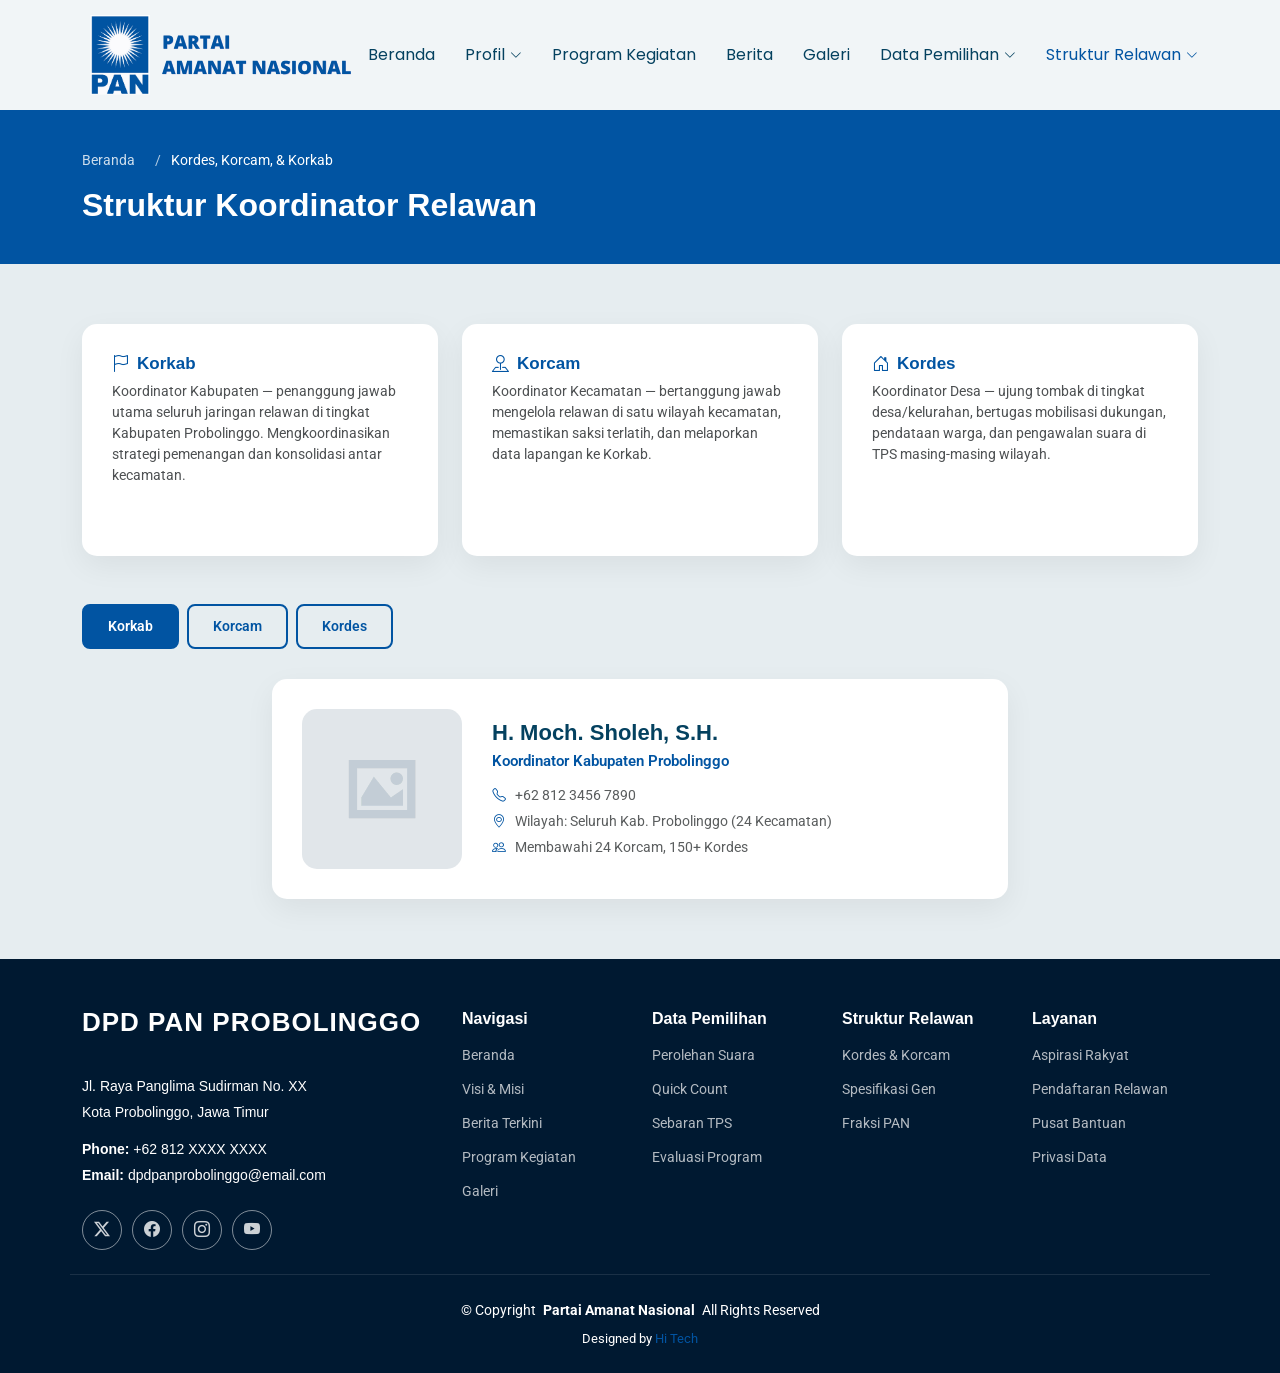
<file: struktur-relawan.html>
<!DOCTYPE html>
<html lang="en">

<head>
    <meta charset="utf-8">
    <meta content="width=device-width, initial-scale=1.0" name="viewport">
    <title>Struktur Relawan - Partai Amanat Nasional</title>
    <meta name="description" content="Struktur Koordinator Desa, Kecamatan, dan Kabupaten relawan DPD PAN Probolinggo.">
    <link rel="apple-touch-icon" sizes="180x180" href="/assets/img/favicon/apple-touch-icon.png">
    <link rel="icon" type="image/png" sizes="32x32" href="/assets/img/favicon/favicon-32x32.png">
    <link rel="icon" type="image/png" sizes="16x16" href="/assets/img/favicon/favicon-16x16.png">
    <link href="https://fonts.googleapis.com" rel="preconnect">
    <link href="https://fonts.gstatic.com" rel="preconnect" crossorigin>
    <link href="https://fonts.googleapis.com/css2?family=Roboto:wght@300;400;500;700&family=Poppins:wght@300;400;500;600;700;800&display=swap" rel="stylesheet">
    <link href="assets/vendor/bootstrap/css/bootstrap.min.css" rel="stylesheet">
    <link href="assets/vendor/bootstrap-icons/bootstrap-icons.css" rel="stylesheet">
    <link href="assets/vendor/aos/aos.css" rel="stylesheet">
    <link href="assets/css/main.css" rel="stylesheet">
    <link href="assets/css/pan-custom.css" rel="stylesheet">
    <style>
        .desc-box {
            background: #fff;
            border-radius: 15px;
            padding: 30px;
            box-shadow: rgba(0, 0, 0, 0.06) 0px 10px 30px;
            margin-bottom: 40px;
        }

        .desc-box h4 {
            color: #0154a2;
            font-weight: 700;
            font-size: 17px;
            margin-bottom: 6px;
        }

        .desc-box p {
            font-size: 14px;
            color: rgba(1, 6, 8, 0.7);
            margin-bottom: 0;
        }

        .tab-nav {
            display: flex;
            gap: 8px;
            margin-bottom: 30px;
            flex-wrap: wrap;
        }

        .tab-btn {
            padding: 10px 24px;
            border-radius: 8px;
            border: 2px solid #0154a2;
            background: transparent;
            color: #0154a2;
            font-weight: 600;
            font-size: 14px;
            cursor: pointer;
            transition: all 300ms ease;
        }

        .tab-btn.active,
        .tab-btn:hover {
            background: #0154a2;
            color: #fff;
        }

        .tab-panel {
            display: none;
        }

        .tab-panel.active {
            display: block;
        }

        /* Korkab card */
        .korkab-card {
            background: #fff;
            border-radius: 15px;
            box-shadow: rgba(0, 0, 0, 0.06) 0px 10px 30px;
            overflow: hidden;
            display: flex;
            align-items: center;
            gap: 30px;
            padding: 30px;
            transition: all 500ms ease;
        }

        .korkab-card:hover {
            transform: translateY(-5px);
            box-shadow: rgba(0, 0, 0, 0.1) 0px 15px 40px;
        }

        .korkab-card img {
            width: 160px;
            height: 160px;
            border-radius: 15px;
            object-fit: cover;
        }

        .korkab-info h3 {
            font-size: 22px;
            font-weight: 700;
            color: #04415f;
            margin-bottom: 4px;
        }

        .korkab-info .jabatan {
            color: #0154a2;
            font-weight: 600;
            font-size: 15px;
            margin-bottom: 12px;
        }

        .korkab-info .meta {
            font-size: 13.5px;
            color: rgba(1, 6, 8, 0.65);
            display: flex;
            flex-direction: column;
            gap: 6px;
        }

        .korkab-info .meta i {
            color: #0154a2;
            margin-right: 6px;
        }

        /* Korcam cards */
        .korcam-card {
            background: #fff;
            border-radius: 15px;
            box-shadow: rgba(0, 0, 0, 0.06) 0px 10px 30px;
            overflow: hidden;
            transition: all 500ms ease;
            height: 100%;
        }

        .korcam-card:hover {
            transform: translateY(-5px);
            box-shadow: rgba(0, 0, 0, 0.1) 0px 15px 40px;
        }

        .korcam-card img {
            width: 100%;
            height: 200px;
            object-fit: cover;
        }

        .korcam-card .korcam-body {
            padding: 20px;
        }

        .korcam-card h4 {
            font-size: 17px;
            font-weight: 700;
            color: #04415f;
            margin-bottom: 4px;
        }

        .korcam-card .kec-label {
            color: #0154a2;
            font-weight: 600;
            font-size: 13.5px;
            margin-bottom: 10px;
        }

        .korcam-card .meta-line {
            font-size: 13px;
            color: rgba(1, 6, 8, 0.6);
            display: flex;
            align-items: center;
            gap: 5px;
        }

        .korcam-card .meta-line i {
            color: #0154a2;
        }

        /* Table */
        .filter-bar {
            background: #fff;
            border-radius: 15px;
            padding: 16px 20px;
            box-shadow: rgba(0, 0, 0, 0.06) 0px 10px 30px;
            margin-bottom: 20px;
            display: flex;
            align-items: center;
            gap: 12px;
            flex-wrap: wrap;
        }

        .filter-bar label {
            font-weight: 600;
            color: #04415f;
            font-size: 14px;
        }

        .filter-bar select {
            border: 1px solid rgba(0, 0, 0, 0.1);
            border-radius: 8px;
            padding: 7px 12px;
            font-size: 13px;
            min-width: 200px;
        }

        .tbl-box {
            background: #fff;
            border-radius: 15px;
            padding: 25px;
            box-shadow: rgba(0, 0, 0, 0.06) 0px 10px 30px;
            overflow-x: auto;
        }

        .tbl {
            width: 100%;
            border-collapse: collapse;
        }

        .tbl th,
        .tbl td {
            padding: 12px 14px;
            text-align: left;
            border-bottom: 1px solid rgba(0, 0, 0, 0.05);
            font-size: 13.5px;
        }

        .tbl th {
            background: rgba(1, 84, 162, 0.06);
            color: #04415f;
            font-weight: 600;
            white-space: nowrap;
        }

        .tbl tr:hover td {
            background: rgba(1, 84, 162, 0.03);
        }

        .badge-aktif {
            background: #d1fae5;
            color: #065f46;
            padding: 3px 10px;
            border-radius: 20px;
            font-size: 12px;
            font-weight: 600;
        }

        .badge-nonaktif {
            background: #fee2e2;
            color: #991b1b;
            padding: 3px 10px;
            border-radius: 20px;
            font-size: 12px;
            font-weight: 600;
        }

        @media(max-width:768px) {
            .korkab-card {
                flex-direction: column;
                text-align: center;
            }

            .korkab-card img {
                width: 120px;
                height: 120px;
            }
        }
    </style>
</head>

<body class="page">

    <header id="header" class="header d-flex align-items-center sticky-top">
        <div class="header-container container-fluid container-xl position-relative d-flex align-items-center justify-content-end">
            <a href="index.html" class="logo d-flex align-items-center me-auto"><img src="assets/img/pan2.svg" alt=""></a>
            <nav id="navmenu" class="navmenu">
                <ul>
                    <li><a href="index.html">Beranda</a></li>
                    <li class="dropdown"><a href="#"><span>Profil</span> <i class="bi bi-chevron-down toggle-dropdown"></i></a>
                        <ul>
                            <li><a href="visimisi.html">Visi &amp; Misi</a></li>
                            <li><a href="fraksi.html">Fraksi PAN</a></li>
                            <li><a href="kontak.html">Kontak Kami</a></li>
                        </ul>
                    </li>
                    <li><a href="program.html">Program Kegiatan</a></li>
                    <li><a href="berita.html">Berita</a></li>
                    <li><a href="galeri.html">Galeri</a></li>
                    <li class="dropdown"><a href="#"><span>Data Pemilihan</span> <i class="bi bi-chevron-down toggle-dropdown"></i></a>
                        <ul>
                            <li><a href="perolehan-suara.html">Perolehan Suara</a></li>
                            <li><a href="quick-count.html">Quick Count</a></li>
                            <li><a href="sebaran-tps.html">Sebaran Daerah (TPS Probolinggo)</a></li>
                            <li><a href="evaluasi-program.html">Evaluasi Program</a></li>
                        </ul>
                    </li>
                    <li class="dropdown"><a href="#" class="active"><span>Struktur Relawan</span> <i class="bi bi-chevron-down toggle-dropdown"></i></a>
                        <ul>
                            <li><a href="struktur-relawan.html" class="active">Kordes, Korcam, &amp; Korkab</a></li>
                            <li><a href="spesifikasi-gen.html">Spesifikasi Gen</a></li>
                        </ul>
                    </li>
                </ul>
                <i class="mobile-nav-toggle d-xl-none bi bi-list"></i>
            </nav>
        </div>
    </header>

    <main class="main">
        <div class="page-title" data-aos="fade">
            <div class="container">
                <nav class="breadcrumbs" style="margin-bottom:15px;">
                    <ol style="list-style:none;padding:0;margin:0;display:flex;gap:10px;">
                        <li><a href="index.html">Beranda</a></li>
                        <li class="current">Kordes, Korcam, &amp; Korkab</li>
                    </ol>
                </nav>
                <h1 style="margin:0;font-size:32px;font-weight:700;color:white;">Struktur Koordinator Relawan</h1>
            </div>
        </div>

        <section class="section light-background">
            <div class="container" data-aos="fade-up">

                <!-- Penjelasan Singkat -->
                <div class="row gy-4 mb-5">
                    <div class="col-lg-4">
                        <div class="desc-box h-100">
                            <h4><i class="bi bi-flag me-2"></i>Korkab</h4>
                            <p>Koordinator Kabupaten — penanggung jawab utama seluruh jaringan relawan di tingkat Kabupaten Probolinggo. Mengkoordinasikan strategi pemenangan dan konsolidasi antar kecamatan.</p>
                        </div>
                    </div>
                    <div class="col-lg-4">
                        <div class="desc-box h-100">
                            <h4><i class="bi bi-pin-map me-2"></i>Korcam</h4>
                            <p>Koordinator Kecamatan — bertanggung jawab mengelola relawan di satu wilayah kecamatan, memastikan saksi terlatih, dan melaporkan data lapangan ke Korkab.</p>
                        </div>
                    </div>
                    <div class="col-lg-4">
                        <div class="desc-box h-100">
                            <h4><i class="bi bi-house-door me-2"></i>Kordes</h4>
                            <p>Koordinator Desa — ujung tombak di tingkat desa/kelurahan, bertugas mobilisasi dukungan, pendataan warga, dan pengawalan suara di TPS masing-masing wilayah.</p>
                        </div>
                    </div>
                </div>

                <!-- Tabs -->
                <div class="tab-nav">
                    <button class="tab-btn active" onclick="showTab('korkab')">Korkab</button>
                    <button class="tab-btn" onclick="showTab('korcam')">Korcam</button>
                    <button class="tab-btn" onclick="showTab('kordes')">Kordes</button>
                </div>

                <!-- Tab: Korkab -->
                <div id="tab-korkab" class="tab-panel active">
                    <div class="row justify-content-center">
                        <div class="col-lg-8">
                            <div class="korkab-card">
                                <img src="assets/img/dummy.jpg" alt="Korkab">
                                <div class="korkab-info">
                                    <h3>H. Moch. Sholeh, S.H.</h3>
                                    <div class="jabatan">Koordinator Kabupaten Probolinggo</div>
                                    <div class="meta">
                                        <span><i class="bi bi-telephone"></i> +62 812 3456 7890</span>
                                        <span><i class="bi bi-geo-alt"></i> Wilayah: Seluruh Kab. Probolinggo (24 Kecamatan)</span>
                                        <span><i class="bi bi-people"></i> Membawahi 24 Korcam, 150+ Kordes</span>
                                    </div>
                                </div>
                            </div>
                        </div>
                    </div>
                </div>

                <!-- Tab: Korcam -->
                <div id="tab-korcam" class="tab-panel">
                    <div class="row gy-4">
                        <div class="col-lg-4 col-md-6">
                            <div class="korcam-card"><img src="assets/img/dummy.jpg" alt="Korcam">
                                <div class="korcam-body">
                                    <h4>Achmad Basuki, S.Pd.</h4>
                                    <div class="kec-label"><i class="bi bi-pin-map me-1"></i>Kec. Kraksaan</div>
                                    <div class="meta-line"><i class="bi bi-telephone"></i> +62 813 5500 1122</div>
                                </div>
                            </div>
                        </div>
                        <div class="col-lg-4 col-md-6">
                            <div class="korcam-card"><img src="assets/img/dummy.jpg" alt="Korcam">
                                <div class="korcam-body">
                                    <h4>Bambang Irawan</h4>
                                    <div class="kec-label"><i class="bi bi-pin-map me-1"></i>Kec. Dringu</div>
                                    <div class="meta-line"><i class="bi bi-telephone"></i> +62 857 3344 5566</div>
                                </div>
                            </div>
                        </div>
                        <div class="col-lg-4 col-md-6">
                            <div class="korcam-card"><img src="assets/img/dummy.jpg" alt="Korcam">
                                <div class="korcam-body">
                                    <h4>Abdurrahman, M.M.</h4>
                                    <div class="kec-label"><i class="bi bi-pin-map me-1"></i>Kec. Paiton</div>
                                    <div class="meta-line"><i class="bi bi-telephone"></i> +62 819 7788 9900</div>
                                </div>
                            </div>
                        </div>
                        <div class="col-lg-4 col-md-6">
                            <div class="korcam-card"><img src="assets/img/dummy.jpg" alt="Korcam">
                                <div class="korcam-body">
                                    <h4>Moh. Ridwan</h4>
                                    <div class="kec-label"><i class="bi bi-pin-map me-1"></i>Kec. Gending</div>
                                    <div class="meta-line"><i class="bi bi-telephone"></i> +62 822 1100 2233</div>
                                </div>
                            </div>
                        </div>
                        <div class="col-lg-4 col-md-6">
                            <div class="korcam-card"><img src="assets/img/dummy.jpg" alt="Korcam">
                                <div class="korcam-body">
                                    <h4>Moh. Toha, S.Sos.</h4>
                                    <div class="kec-label"><i class="bi bi-pin-map me-1"></i>Kec. Besuk</div>
                                    <div class="meta-line"><i class="bi bi-telephone"></i> +62 838 6677 8899</div>
                                </div>
                            </div>
                        </div>
                    </div>
                </div>

                <!-- Tab: Kordes -->
                <div id="tab-kordes" class="tab-panel">
                    <div class="filter-bar">
                        <label><i class="bi bi-funnel me-1"></i>Filter Kecamatan:</label>
                        <select id="kordesFilter" onchange="filterKordes()">
                            <option value="all">Semua Kecamatan</option>
                            <option value="Kraksaan">Kraksaan</option>
                            <option value="Dringu">Dringu</option>
                            <option value="Paiton">Paiton</option>
                            <option value="Gending">Gending</option>
                            <option value="Besuk">Besuk</option>
                        </select>
                    </div>
                    <div class="tbl-box">
                        <table class="tbl">
                            <thead>
                                <tr>
                                    <th>No</th>
                                    <th>Nama</th>
                                    <th>Desa</th>
                                    <th>Kecamatan</th>
                                    <th>No HP</th>
                                    <th>Status</th>
                                </tr>
                            </thead>
                            <tbody id="kordesBody"></tbody>
                        </table>
                    </div>
                </div>

            </div>
        </section>
    </main>

    <footer id="footer" class="footer position-relative dark-background">
        <div class="container footer-top">
            <div class="row gy-4">
                <div class="col-lg-4 col-md-6 footer-about">
                    <a href="index.html" class="logo d-flex align-items-center"><span class="sitename">DPD PAN PROBOLINGGO</span></a>
                    <div class="footer-contact pt-3">
                        <p>Jl. Raya Panglima Sudirman No. XX</p>
                        <p>Kota Probolinggo, Jawa Timur</p>
                        <p class="mt-3"><strong>Phone:</strong> <span>+62 812 XXXX XXXX</span></p>
                        <p><strong>Email:</strong> <span>dpdpanprobolinggo@email.com</span></p>
                    </div>
                    <div class="social-links d-flex mt-4"><a href="#"><i class="bi bi-twitter-x"></i></a><a href="#"><i class="bi bi-facebook"></i></a><a href="#"><i class="bi bi-instagram"></i></a><a href="#"><i class="bi bi-youtube"></i></a></div>
                </div>
                <div class="col-lg-2 col-md-3 footer-links">
                    <h4>Navigasi</h4>
                    <ul>
                        <li><a href="index.html">Beranda</a></li>
                        <li><a href="visimisi.html">Visi &amp; Misi</a></li>
                        <li><a href="berita.html">Berita Terkini</a></li>
                        <li><a href="program.html">Program Kegiatan</a></li>
                        <li><a href="galeri.html">Galeri</a></li>
                    </ul>
                </div>
                <div class="col-lg-2 col-md-3 footer-links">
                    <h4>Data Pemilihan</h4>
                    <ul>
                        <li><a href="perolehan-suara.html">Perolehan Suara</a></li>
                        <li><a href="quick-count.html">Quick Count</a></li>
                        <li><a href="sebaran-tps.html">Sebaran TPS</a></li>
                        <li><a href="evaluasi-program.html">Evaluasi Program</a></li>
                    </ul>
                </div>
                <div class="col-lg-2 col-md-3 footer-links">
                    <h4>Struktur Relawan</h4>
                    <ul>
                        <li><a href="struktur-relawan.html">Kordes &amp; Korcam</a></li>
                        <li><a href="spesifikasi-gen.html">Spesifikasi Gen</a></li>
                        <li><a href="fraksi.html">Fraksi PAN</a></li>
                    </ul>
                </div>
                <div class="col-lg-2 col-md-3 footer-links">
                    <h4>Layanan</h4>
                    <ul>
                        <li><a href="#">Aspirasi Rakyat</a></li>
                        <li><a href="#">Pendaftaran Relawan</a></li>
                        <li><a href="#">Pusat Bantuan</a></li>
                        <li><a href="#">Privasi Data</a></li>
                    </ul>
                </div>
            </div>
        </div>
        <div class="container copyright text-center mt-4">
            <p>&copy; <span>Copyright</span> <strong class="px-1 sitename">Partai Amanat Nasional</strong> <span>All Rights Reserved</span></p>
            <div class="credits">Designed by <a href="https://www.instagram.com/hi.tech.software/" target="_blank">Hi Tech</a></div>
        </div>
    </footer>

    <a href="#" id="scroll-top" class="scroll-top d-flex align-items-center justify-content-center"><i class="bi bi-arrow-up-short"></i></a>
    <div id="preloader"></div>
    <script src="assets/vendor/bootstrap/js/bootstrap.bundle.min.js"></script>
    <script src="assets/vendor/aos/aos.js"></script>
    <script src="assets/js/main.js"></script>

    <script>
        // Tab logic
        function showTab(id) {
            document.querySelectorAll('.tab-panel').forEach(p => p.classList.remove('active'));
            document.querySelectorAll('.tab-btn').forEach(b => b.classList.remove('active'));
            document.getElementById('tab-' + id).classList.add('active');
            event.target.classList.add('active');
        }

        // Kordes data
        const kordes = [
            { nama: 'Imam Syafi\'i', desa: 'Dringu', kec: 'Dringu', hp: '+62 812 1001 0001', aktif: true },
            { nama: 'Dewi Masruroh', desa: 'Kalirejo', kec: 'Dringu', hp: '+62 813 1001 0002', aktif: true },
            { nama: 'Nurhayati', desa: 'Sumberdawesari', kec: 'Dringu', hp: '+62 857 1001 0003', aktif: false },
            { nama: 'Sulistyowati', desa: 'Kraksaan Wetan', kec: 'Kraksaan', hp: '+62 812 2002 0001', aktif: true },
            { nama: 'Zainul Abidin', desa: 'Semampir', kec: 'Kraksaan', hp: '+62 819 2002 0002', aktif: true },
            { nama: 'Halimatus Sa\'diyah', desa: 'Asembakor', kec: 'Kraksaan', hp: '+62 822 2002 0003', aktif: true },
            { nama: 'Sholehah', desa: 'Paiton', kec: 'Paiton', hp: '+62 813 3003 0001', aktif: true },
            { nama: 'Budi Santoso', desa: 'Sukodomol', kec: 'Paiton', hp: '+62 857 3003 0002', aktif: true },
            { nama: 'Mashuri', desa: 'Jabung Sisir', kec: 'Paiton', hp: '+62 838 3003 0003', aktif: false },
            { nama: 'Fatimah Zahra', desa: 'Gending', kec: 'Gending', hp: '+62 812 4004 0001', aktif: true },
            { nama: 'Hadi Purnomo', desa: 'Banjarsari', kec: 'Gending', hp: '+62 819 4004 0002', aktif: true },
            { nama: 'Sumarni', desa: 'Randumerak', kec: 'Gending', hp: '+62 822 4004 0003', aktif: true },
            { nama: 'Syaiful Anwar', desa: 'Alaspandan', kec: 'Besuk', hp: '+62 813 5005 0001', aktif: true },
            { nama: 'Hamzah', desa: 'Bago', kec: 'Besuk', hp: '+62 857 5005 0002', aktif: true },
            { nama: 'Ridwan Kamil', desa: 'Matekan', kec: 'Besuk', hp: '+62 838 5005 0003', aktif: false },
        ];

        function renderKordes(data) {
            document.getElementById('kordesBody').innerHTML = data.map((r, i) =>
                `<tr><td>${i + 1}</td><td>${r.nama}</td><td>${r.desa}</td><td>${r.kec}</td><td>${r.hp}</td>
            <td><span class="${r.aktif ? 'badge-aktif' : 'badge-nonaktif'}">${r.aktif ? 'Aktif' : 'Nonaktif'}</span></td></tr>`
            ).join('');
        }

        function filterKordes() {
            const v = document.getElementById('kordesFilter').value;
            renderKordes(v === 'all' ? kordes : kordes.filter(r => r.kec === v));
        }

        document.addEventListener('DOMContentLoaded', () => renderKordes(kordes));
    </script>
</body>

</html>
</file>
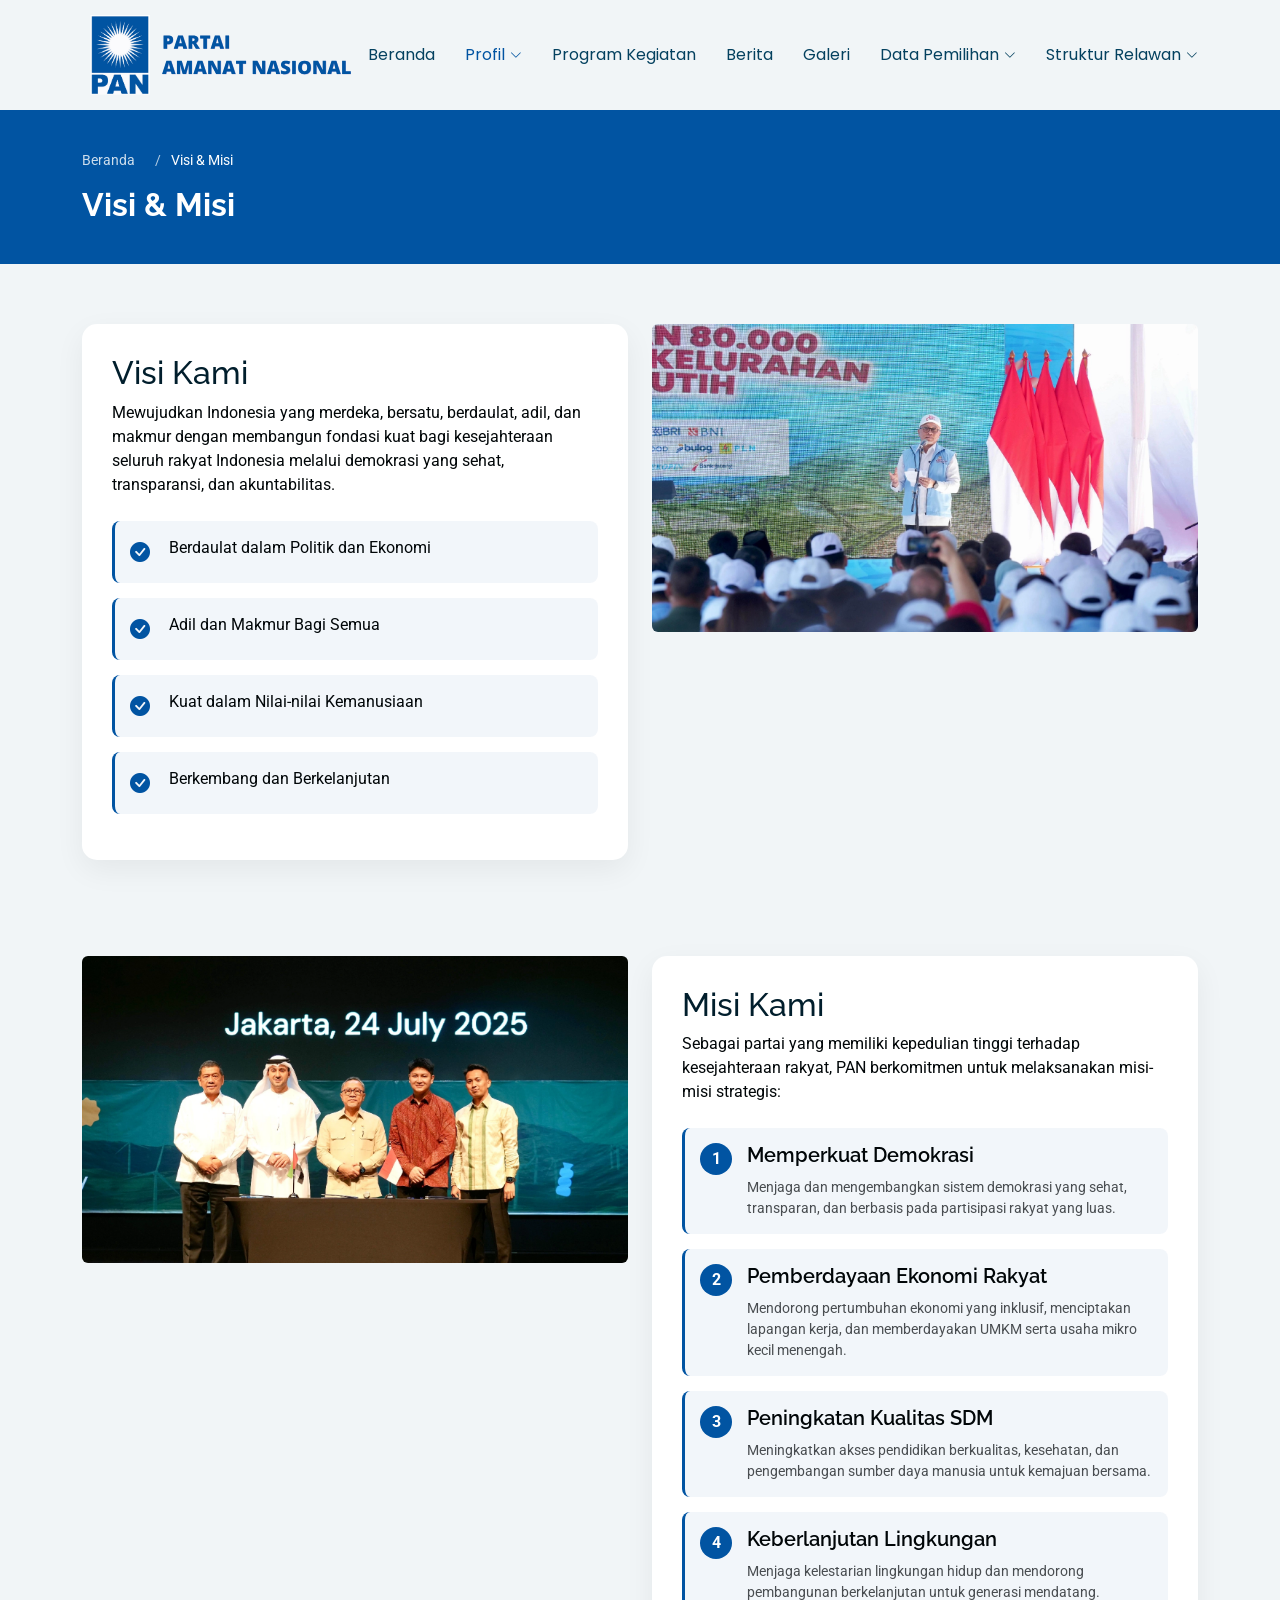
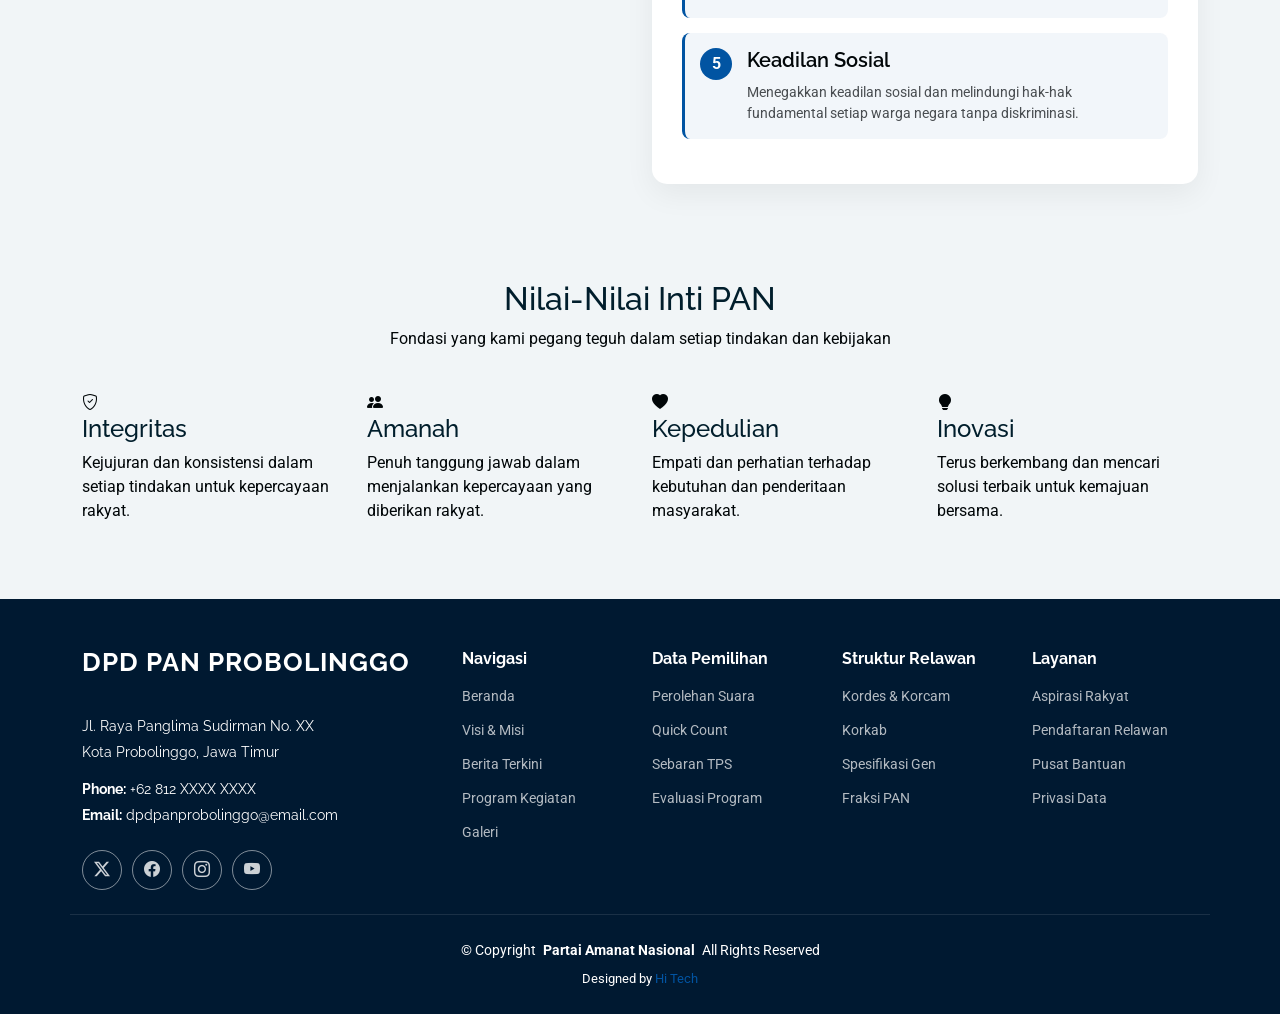
<file: visimisi.html>
<!DOCTYPE html>
<html lang="en">

<head>
    <meta charset="utf-8">
    <meta content="width=device-width, initial-scale=1.0" name="viewport">
    <title>Visi & Misi - Partai Amanat Nasional</title>
    <meta name="description" content="">
    <meta name="keywords" content="">

    <!-- Favicons -->
    <link rel="apple-touch-icon" sizes="180x180" href="/assets/img/favicon/apple-touch-icon.png">
    <link rel="icon" type="image/png" sizes="32x32" href="/assets/img/favicon/favicon-32x32.png">
    <link rel="icon" type="image/png" sizes="16x16" href="/assets/img/favicon/favicon-16x16.png">
    <link rel="manifest" href="/assets/img/favicon/site.webmanifest">

    <!-- Fonts -->
    <link href="https://fonts.googleapis.com" rel="preconnect">
    <link href="https://fonts.gstatic.com" rel="preconnect" crossorigin>
    <link href="https://fonts.googleapis.com/css2?family=Roboto:ital,wght@0,100;0,300;0,400;0,500;0,700;0,900;1,100;1,300;1,400;1,500;1,700;1,900&family=Poppins:ital,wght@0,100;0,200;0,300;0,400;0,500;0,600;0,700;0,800;0,900;1,100;1,200;1,300;1,400;1,500;1,600;1,700;1,800;1,900&family=Raleway:ital,wght@0,100;0,200;0,300;0,400;0,500;0,600;0,700;0,800;0,900;1,100;1,200;1,300;1,400;1,500;1,600;1,700;1,800;1,900&display=swap" rel="stylesheet">

    <!-- Vendor CSS Files -->
    <link href="assets/vendor/bootstrap/css/bootstrap.min.css" rel="stylesheet">
    <link href="assets/vendor/bootstrap-icons/bootstrap-icons.css" rel="stylesheet">
    <link href="assets/vendor/aos/aos.css" rel="stylesheet">
    <link href="assets/vendor/swiper/swiper-bundle.min.css" rel="stylesheet">
    <link href="assets/vendor/glightbox/css/glightbox.min.css" rel="stylesheet">

    <!-- Main CSS File -->
    <link href="assets/css/main.css" rel="stylesheet">
    <link href="assets/css/pan-custom.css" rel="stylesheet">

    <!-- Custom Styles -->
    <style>
        .page-title {
            background-color: #0154a2;
            padding: 40px 0;
            color: #ffffff;
        }

        .breadcrumbs a {
            color: rgba(255, 255, 255, 0.8);
            text-decoration: none;
        }

        .breadcrumbs a:hover {
            color: #ffffff;
        }

        .content-block {
            padding: 30px;
            border-radius: 15px;
            background: #ffffff;
            box-shadow: rgba(0, 0, 0, 0.06) 0px 10px 30px 0px;
            transition: all 500ms ease;
        }

        .content-block:hover {
            box-shadow: rgba(0, 0, 0, 0.1) 0px 4px 15px 0px;
            transform: translateY(-2px);
        }

        .vision-details .detail-item,
        .mission-item {
            display: flex;
            align-items: flex-start;
            gap: 15px;
            margin-bottom: 15px;
            padding: 15px;
            border-left: 3px solid #0154a2;
            background: rgba(1, 84, 162, 0.05);
            border-radius: 8px;
            transition: all 500ms ease;
        }

        .vision-details .detail-item:hover,
        .mission-item:hover {
            background: rgba(1, 84, 162, 0.1);
        }

        .vision-details i,
        .mission-item i {
            color: #0154a2;
            font-size: 20px;
            min-width: 24px;
            margin-top: 2px;
        }

        .mission-item .number {
            display: flex;
            align-items: center;
            justify-content: center;
            width: 32px;
            height: 32px;
            background: #0154a2;
            color: #ffffff;
            border-radius: 50%;
            font-weight: 700;
            flex-shrink: 0;
        }

        .mission-item>div h5 {
            margin: 0 0 10px 0;
            color: #010608;
            font-weight: 600;
        }

        .mission-item>div p {
            margin: 0;
            font-size: 14px;
            color: rgba(1, 6, 8, 0.7);
        }
    </style>
</head>

<body class="page">

    <header id="header" class="header d-flex align-items-center sticky-top">
        <div class="header-container container-fluid container-xl position-relative d-flex align-items-center justify-content-end">
            <a href="index.html" class="logo d-flex align-items-center me-auto">
                <img src="assets/img/pan2.svg" alt="">
            </a>

            <nav id="navmenu" class="navmenu">
                <ul>
                    <li><a href="index.html">Beranda</a></li>

                    <li class="dropdown"><a href="#" class="active"><span>Profil</span> <i class="bi bi-chevron-down toggle-dropdown"></i></a>
                        <ul>
                            <li><a href="visimisi.html" class="active">Visi & Misi</a></li>
                            <li><a href="fraksi.html">Fraksi PAN</a></li>
                            <li><a href="kontak.html">Kontak Kami</a></li>
                        </ul>
                    </li>

                    <li><a href="program.html">Program Kegiatan</a></li>
                    <li><a href="berita.html">Berita</a></li>
                    <li><a href="galeri.html">Galeri</a></li>

                    <li class="dropdown"><a href="#"><span>Data Pemilihan</span> <i class="bi bi-chevron-down toggle-dropdown"></i></a>
                        <ul>
                            <li><a href="perolehan-suara.html">Perolehan Suara</a></li>
                            <li><a href="quick-count.html">Quick Count</a></li>
                            <li><a href="sebaran-tps.html">Sebaran Daerah (TPS Probolinggo)</a></li>
                            <li><a href="evaluasi-program.html">Evaluasi Program</a></li>
                        </ul>
                    </li>

                    <li class="dropdown"><a href="#"><span>Struktur Relawan</span> <i class="bi bi-chevron-down toggle-dropdown"></i></a>
                        <ul>
                            <li><a href="struktur-relawan.html">Kordes, Korcam, & Korkab</a></li>
                            <li><a href="spesifikasi-gen.html">Spesifikasi Gen</a></li>
                        </ul>
                    </li>
                </ul>
                <i class="mobile-nav-toggle d-xl-none bi bi-list"></i>
            </nav>
        </div>
    </header>

    <main class="main">

        <!-- Page Title -->
        <div class="page-title" data-aos="fade">
            <div class="container">
                <nav class="breadcrumbs" style="margin-bottom: 15px;">
                    <ol style="list-style: none; padding: 0; margin: 0; display: flex; gap: 10px;">
                        <li><a href="index.html">Beranda</a></li>
                        <li class="current">Visi & Misi</li>
                    </ol>
                </nav>
                <h1 style="margin: 0; font-size: 32px; font-weight: 700; color: white;">Visi & Misi</h1>
            </div>
        </div><!-- End Page Title -->

        <!-- Visi Misi Section -->
        <section id="visi-misi" class="visi-misi section">

            <div class="container" data-aos="fade-up">

                <!-- Visi -->
                <div class="row mb-5">
                    <div class="col-lg-6" data-aos="fade-right" data-aos-delay="100">
                        <div class="content-block">
                            <h2>Visi Kami</h2>
                            <p>
                                Mewujudkan Indonesia yang merdeka, bersatu, berdaulat, adil, dan makmur dengan membangun fondasi kuat bagi kesejahteraan seluruh rakyat Indonesia melalui demokrasi yang sehat, transparansi, dan akuntabilitas.
                            </p>
                            <ul class="vision-details mt-4" style="list-style: none; padding: 0;">
                                <li class="detail-item">
                                    <i class="bi bi-check-circle-fill" aria-hidden="true"></i>
                                    <span>Berdaulat dalam Politik dan Ekonomi</span>
                                </li>
                                <li class="detail-item">
                                    <i class="bi bi-check-circle-fill" aria-hidden="true"></i>
                                    <span>Adil dan Makmur Bagi Semua</span>
                                </li>
                                <li class="detail-item">
                                    <i class="bi bi-check-circle-fill" aria-hidden="true"></i>
                                    <span>Kuat dalam Nilai-nilai Kemanusiaan</span>
                                </li>
                                <li class="detail-item">
                                    <i class="bi bi-check-circle-fill" aria-hidden="true"></i>
                                    <span>Berkembang dan Berkelanjutan</span>
                                </li>
                            </ul>
                        </div>
                    </div>
                    <div class="col-lg-6" data-aos="zoom-in" data-aos-delay="200">
                        <img src="assets/img/berita/1.png" alt="Visi" class="img-fluid rounded">
                    </div>
                </div>

                <!-- Misi -->
                <div class="row mt-5 pt-5">
                    <div class="col-lg-6 order-lg-2" data-aos="fade-left" data-aos-delay="100">
                        <div class="content-block">
                            <h2>Misi Kami</h2>
                            <p>
                                Sebagai partai yang memiliki kepedulian tinggi terhadap kesejahteraan rakyat, PAN berkomitmen untuk melaksanakan misi-misi strategis:
                            </p>
                            <ol class="mission-list mt-4" style="list-style: none; padding: 0; margin: 0;">
                                <li class="mission-item">
                                    <span class="number" aria-label="Misi 1">1</span>
                                    <div>
                                        <h5>Memperkuat Demokrasi</h5>
                                        <p>Menjaga dan mengembangkan sistem demokrasi yang sehat, transparan, dan berbasis pada partisipasi rakyat yang luas.</p>
                                    </div>
                                </li>
                                <li class="mission-item">
                                    <span class="number" aria-label="Misi 2">2</span>
                                    <div>
                                        <h5>Pemberdayaan Ekonomi Rakyat</h5>
                                        <p>Mendorong pertumbuhan ekonomi yang inklusif, menciptakan lapangan kerja, dan memberdayakan UMKM serta usaha mikro kecil menengah.</p>
                                    </div>
                                </li>
                                <li class="mission-item">
                                    <span class="number" aria-label="Misi 3">3</span>
                                    <div>
                                        <h5>Peningkatan Kualitas SDM</h5>
                                        <p>Meningkatkan akses pendidikan berkualitas, kesehatan, dan pengembangan sumber daya manusia untuk kemajuan bersama.</p>
                                    </div>
                                </li>
                                <li class="mission-item">
                                    <span class="number" aria-label="Misi 4">4</span>
                                    <div>
                                        <h5>Keberlanjutan Lingkungan</h5>
                                        <p>Menjaga kelestarian lingkungan hidup dan mendorong pembangunan berkelanjutan untuk generasi mendatang.</p>
                                    </div>
                                </li>
                                <li class="mission-item">
                                    <span class="number" aria-label="Misi 5">5</span>
                                    <div>
                                        <h5>Keadilan Sosial</h5>
                                        <p>Menegakkan keadilan sosial dan melindungi hak-hak fundamental setiap warga negara tanpa diskriminasi.</p>
                                    </div>
                                </li>
                            </ol>
                        </div>
                    </div>
                    <div class="col-lg-6 order-lg-1" data-aos="zoom-in" data-aos-delay="200">
                        <img src="assets/img/berita/2.png" alt="Misi" class="img-fluid rounded">
                    </div>
                </div>

                <!-- Nilai-Nilai -->
                <div class="row mt-5 pt-5">
                    <div class="col-12 text-center mb-4">
                        <h2>Nilai-Nilai Inti PAN</h2>
                        <p>Fondasi yang kami pegang teguh dalam setiap tindakan dan kebijakan</p>
                    </div>
                </div>

                <div class="row g-4">
                    <div class="col-lg-3 col-md-6" data-aos="fade-up" data-aos-delay="100">
                        <article class="value-card" tabindex="0">
                            <div class="value-icon">
                                <i class="bi bi-shield-check" aria-hidden="true"></i>
                            </div>
                            <h4>Integritas</h4>
                            <p>Kejujuran dan konsistensi dalam setiap tindakan untuk kepercayaan rakyat.</p>
                        </article>
                    </div>
                    <div class="col-lg-3 col-md-6" data-aos="fade-up" data-aos-delay="200">
                        <article class="value-card" tabindex="0">
                            <div class="value-icon">
                                <i class="bi bi-people-fill" aria-hidden="true"></i>
                            </div>
                            <h4>Amanah</h4>
                            <p>Penuh tanggung jawab dalam menjalankan kepercayaan yang diberikan rakyat.</p>
                        </article>
                    </div>
                    <div class="col-lg-3 col-md-6" data-aos="fade-up" data-aos-delay="300">
                        <article class="value-card" tabindex="0">
                            <div class="value-icon">
                                <i class="bi bi-heart-fill" aria-hidden="true"></i>
                            </div>
                            <h4>Kepedulian</h4>
                            <p>Empati dan perhatian terhadap kebutuhan dan penderitaan masyarakat.</p>
                        </article>
                    </div>
                    <div class="col-lg-3 col-md-6" data-aos="fade-up" data-aos-delay="400">
                        <article class="value-card" tabindex="0">
                            <div class="value-icon">
                                <i class="bi bi-lightbulb-fill" aria-hidden="true"></i>
                            </div>
                            <h4>Inovasi</h4>
                            <p>Terus berkembang dan mencari solusi terbaik untuk kemajuan bersama.</p>
                        </article>
                    </div>
                </div>

            </div>

        </section><!-- /Visi Misi Section -->

    </main>

    <footer id="footer" class="footer position-relative dark-background">

        <div class="container footer-top">
            <div class="row gy-4">
                <div class="col-lg-4 col-md-6 footer-about">
                    <a href="index.html" class="logo d-flex align-items-center">
                        <span class="sitename">DPD PAN PROBOLINGGO</span>
                    </a>
                    <div class="footer-contact pt-3">
                        <p>Jl. Raya Panglima Sudirman No. XX</p>
                        <p>Kota Probolinggo, Jawa Timur</p>
                        <p class="mt-3"><strong>Phone:</strong> <span>+62 812 XXXX XXXX</span></p>
                        <p><strong>Email:</strong> <span>dpdpanprobolinggo@email.com</span></p>
                    </div>
                    <div class="social-links d-flex mt-4">
                        <a href="#"><i class="bi bi-twitter-x"></i></a>
                        <a href="#"><i class="bi bi-facebook"></i></a>
                        <a href="#"><i class="bi bi-instagram"></i></a>
                        <a href="#"><i class="bi bi-youtube"></i></a>
                    </div>
                </div>

                <div class="col-lg-2 col-md-3 footer-links">
                    <h4>Navigasi</h4>
                    <ul>
                        <li><a href="index.html">Beranda</a></li>
                        <li><a href="visimisi.html">Visi & Misi</a></li>
                        <li><a href="berita.html">Berita Terkini</a></li>
                        <li><a href="program.html">Program Kegiatan</a></li>
                        <li><a href="galeri.html">Galeri</a></li>
                    </ul>
                </div>

                <div class="col-lg-2 col-md-3 footer-links">
                    <h4>Data Pemilihan</h4>
                    <ul>
                        <li><a href="perolehan-suara.html">Perolehan Suara</a></li>
                        <li><a href="quick-count.html">Quick Count</a></li>
                        <li><a href="sebaran-tps.html">Sebaran TPS</a></li>
                        <li><a href="evaluasi-program.html">Evaluasi Program</a></li>
                    </ul>
                </div>

                <div class="col-lg-2 col-md-3 footer-links">
                    <h4>Struktur Relawan</h4>
                    <ul>
                        <li><a href="struktur-relawan.html">Kordes & Korcam</a></li>
                        <li><a href="struktur-relawan.html">Korkab</a></li>
                        <li><a href="spesifikasi-gen.html">Spesifikasi Gen</a></li>
                        <li><a href="fraksi.html">Fraksi PAN</a></li>
                    </ul>
                </div>

                <div class="col-lg-2 col-md-3 footer-links">
                    <h4>Layanan</h4>
                    <ul>
                        <li><a href="#">Aspirasi Rakyat</a></li>
                        <li><a href="#">Pendaftaran Relawan</a></li>
                        <li><a href="#">Pusat Bantuan</a></li>
                        <li><a href="#">Privasi Data</a></li>
                    </ul>
                </div>

            </div>
        </div>

        <div class="container copyright text-center mt-4">
            <p>© <span>Copyright</span> <strong class="px-1 sitename">Partai Amanat Nasional</strong> <span>All Rights Reserved</span></p>
            <div class="credits">
                Designed by <a href="https://www.instagram.com/hi.tech.software/" target="_blank">Hi Tech</a>
            </div>
        </div>

    </footer>

    <!-- Scroll Top -->
    <a href="#" id="scroll-top" class="scroll-top d-flex align-items-center justify-content-center"><i class="bi bi-arrow-up-short"></i></a>

    <!-- Preloader -->
    <div id="preloader"></div>

    <!-- Vendor JS Files -->
    <script src="assets/vendor/bootstrap/js/bootstrap.bundle.min.js"></script>
    <script src="assets/vendor/php-email-form/validate.js"></script>
    <script src="assets/vendor/aos/aos.js"></script>
    <script src="assets/vendor/swiper/swiper-bundle.min.js"></script>
    <script src="assets/vendor/purecounter/purecounter_vanilla.js"></script>
    <script src="assets/vendor/imagesloaded/imagesloaded.pkgd.min.js"></script>
    <script src="assets/vendor/isotope-layout/isotope.pkgd.min.js"></script>
    <script src="assets/vendor/glightbox/js/glightbox.min.js"></script>

    <!-- Main JS File -->
    <script src="assets/js/main.js"></script>

</body>

</html>
</file>
<file: assets/css/pan-custom.css>
/* =========================================================================
   PAN Custom Global Components
========================================================================= */

/* Override original .page-title which had gray background */
.page-title {
  background-color: #0154a2 !important;
  padding: 40px 0 !important;
  color: #ffffff !important;
}
.page-title h1 {
  color: #ffffff !important;
}
.page-title .breadcrumbs ol li + li::before {
  color: rgba(255, 255, 255, 0.7) !important;
}
.breadcrumbs a {
  color: rgba(255, 255, 255, 0.8) !important;
  text-decoration: none !important;
}
.breadcrumbs a:hover {
  color: #ffffff !important;
}

/* Global Summary Card (.pan-stat-card) */
.pan-stat-card {
  background: #ffffff;
  border-radius: 15px;
  padding: 25px;
  box-shadow: rgba(0, 0, 0, 0.06) 0px 10px 30px 0px;
  border-top: 5px solid #0154a2;
  transition: all 500ms ease;
  height: 100%;
  display: flex;
  align-items: center;
}
.pan-stat-card:hover {
  transform: translateY(-5px);
  box-shadow: rgba(0, 0, 0, 0.1) 0px 15px 40px 0px;
}
.pan-stat-card .icon {
  font-size: 34px;
  color: #0154a2;
  margin-right: 20px;
}
.pan-stat-card .details h3 {
  font-size: 26px;
  font-weight: 800;
  color: #04415f;
  margin: 0 0 5px 0;
  line-height: 1.1;
}
.pan-stat-card .details p {
  margin: 0;
  color: rgba(1, 6, 8, 0.65);
  font-size: 13.5px;
}

/* Global Table Box (.pan-table-box and .pan-table) */
.pan-table-box {
  background: #ffffff;
  border-radius: 15px;
  padding: 25px;
  box-shadow: rgba(0, 0, 0, 0.06) 0px 10px 30px 0px;
  overflow-x: auto;
}
.pan-table {
  width: 100%;
  border-collapse: collapse;
}
.pan-table th, .pan-table td {
  padding: 13px 15px;
  text-align: left;
  border-bottom: 1px solid rgba(0,0,0,0.05);
  font-size: 13.5px;
}
.pan-table th {
  background-color: rgba(1, 84, 162, 0.06);
  color: #04415f;
  font-weight: 600;
  white-space: nowrap;
}
.pan-table tr:hover td {
  background-color: rgba(1, 84, 162, 0.03);
}

/* Common Badges */
.pan-badge-success {
  background: #d1fae5;
  color: #065f46;
  padding: 3px 10px;
  border-radius: 20px;
  font-size: 12px;
  font-weight: 600;
  white-space: nowrap;
}
.pan-badge-danger {
  background: #fee2e2;
  color: #991b1b;
  padding: 3px 10px;
  border-radius: 20px;
  font-size: 12px;
  font-weight: 600;
  white-space: nowrap;
}
.pan-badge-warning {
  background: #fef3c7;
  color: #92400e;
  padding: 3px 10px;
  border-radius: 20px;
  font-size: 12px;
  font-weight: 600;
  white-space: nowrap;
}
.pan-badge-info {
  background: #dbeafe;
  color: #1e40af;
  padding: 3px 10px;
  border-radius: 20px;
  font-size: 12px;
  font-weight: 600;
  white-space: nowrap;
}
</file>
<file: assets/css/main.css>
/**
* Template Name: College
* Template URL: https://bootstrapmade.com/college-bootstrap-education-template/
* Updated: Jun 19 2025 with Bootstrap v5.3.6
* Author: BootstrapMade.com
* License: https://bootstrapmade.com/license/
*/

@charset "UTF-8";

/*--------------------------------------------------------------
# Font & Color Variables
# Help: https://bootstrapmade.com/color-system/
--------------------------------------------------------------*/
/* Fonts */
:root {
  --default-font: "Roboto", system-ui, -apple-system, "Segoe UI", Roboto,
    "Helvetica Neue", Arial, "Noto Sans", "Liberation Sans", sans-serif,
    "Apple Color Emoji", "Segoe UI Emoji", "Segoe UI Symbol", "Noto Color Emoji";
  --heading-font: "Raleway", sans-serif;
  --nav-font: "Poppins", sans-serif;
}

/* Global Colors - The following color variables are used throughout the website. Updating them here will change the color scheme of the entire website */
:root {
  --background-color: #f1f5f7; /* Background color for the entire website, including individual sections */
  --default-color: #010608; /* Default color used for the majority of the text content across the entire website */
  --heading-color: #011e2c; /* Color for headings, subheadings and title throughout the website */
  --accent-color: #0154a2; /* Accent color that represents your brand on the website. It's used for buttons, links, and other elements that need to stand out */
  --surface-color: #ffffff; /* The surface color is used as a background of boxed elements within sections, such as cards, icon boxes, or other elements that require a visual separation from the global background. */
  --contrast-color: #ffffff; /* Contrast color for text, ensuring readability against backgrounds of accent, heading, or default colors. */
}

/* Nav Menu Colors - The following color variables are used specifically for the navigation menu. They are separate from the global colors to allow for more customization options */
:root {
  --nav-color: #04415f; /* The default color of the main navmenu links */
  --nav-hover-color: #0154a2; /* Applied to main navmenu links when they are hovered over or active */
  --nav-mobile-background-color: #ffffff; /* Used as the background color for mobile navigation menu */
  --nav-dropdown-background-color: #ffffff; /* Used as the background color for dropdown items that appear when hovering over primary navigation items */
  --nav-dropdown-color: #010608; /* Used for navigation links of the dropdown items in the navigation menu. */
  --nav-dropdown-hover-color: #0154a2; /* Similar to --nav-hover-color, this color is applied to dropdown navigation links when they are hovered over. */
}

/* Color Presets - These classes override global colors when applied to any section or element, providing reuse of the sam color scheme. */

.light-background {
  --background-color: #e6edf0;
  --surface-color: #ffffff;
}

.dark-background {
  --background-color: #001931;
  --default-color: #ffffff;
  --heading-color: #ffffff;
  --surface-color: #252525;
  --contrast-color: #ffffff;
}

/* Smooth scroll */
:root {
  scroll-behavior: smooth;
}

/*--------------------------------------------------------------
# General Styling & Shared Classes
--------------------------------------------------------------*/
body {
  color: var(--default-color);
  background-color: var(--background-color);
  font-family: var(--default-font);
}

a {
  color: var(--accent-color);
  text-decoration: none;
  transition: 0.3s;
}

a:hover {
  color: color-mix(in srgb, var(--accent-color), transparent 25%);
  text-decoration: none;
}

h1,
h2,
h3,
h4,
h5,
h6 {
  color: var(--heading-color);
  font-family: var(--heading-font);
}

/* PHP Email Form Messages
------------------------------*/
.php-email-form .error-message {
  display: none;
  background: #df1529;
  color: #ffffff;
  text-align: left;
  padding: 15px;
  margin-bottom: 24px;
  font-weight: 600;
}

.php-email-form .sent-message {
  display: none;
  color: #ffffff;
  background: #059652;
  text-align: center;
  padding: 15px;
  margin-bottom: 24px;
  font-weight: 600;
}

.php-email-form .loading {
  display: none;
  background: var(--surface-color);
  text-align: center;
  padding: 15px;
  margin-bottom: 24px;
}

.php-email-form .loading:before {
  content: "";
  display: inline-block;
  border-radius: 50%;
  width: 24px;
  height: 24px;
  margin: 0 10px -6px 0;
  border: 3px solid var(--accent-color);
  border-top-color: var(--surface-color);
  animation: php-email-form-loading 1s linear infinite;
}

@keyframes php-email-form-loading {
  0% {
    transform: rotate(0deg);
  }

  100% {
    transform: rotate(360deg);
  }
}

/*--------------------------------------------------------------
# Global Header
--------------------------------------------------------------*/
.header {
  --background-color: rgba(255, 255, 255, 0);
  --default-color: #ffffff;
  --heading-color: #ffffff;
  color: var(--default-color);
  background-color: var(--background-color);
  padding: 15px 0;
  transition: all 0.5s;
  z-index: 997;
}

.header .header-container {
  background: color-mix(in srgb, var(--default-color), transparent 97%);
  transition: all 0.5s;
  position: relative;
  padding-top: 10px;
  padding-bottom: 10px;
}

.header .logo {
  /* background: var(--accent-color); */
  position: absolute;
  inset: 0 auto 0 0;
  padding: 0 20px;
}

.header .logo img {
  max-height: 80px;
  margin-right: 8px;
}

.header .logo h1 {
  font-size: 26px;
  margin: 0;
  font-weight: 500;
  color: var(--contrast-color);
}

@media (max-width: 1200px) {
  .header .logo {
    order: 1;
  }

  .header .navmenu {
    order: 3;
  }
}

.scrolled .header {
  box-shadow: 0px 0 18px rgba(0, 0, 0, 0.1);
}

/* Global Header on Scroll
------------------------------*/
.scrolled .header {
  --background-color: #ffffff;
}

/*--------------------------------------------------------------
# Navigation Menu
--------------------------------------------------------------*/
/* Navmenu - Desktop */
@media (min-width: 1200px) {
  .navmenu {
    padding: 0;
  }

  .navmenu ul {
    margin: 0;
    padding: 0;
    display: flex;
    list-style: none;
    align-items: center;
  }

  .navmenu li {
    position: relative;
  }

  .navmenu a,
  .navmenu a:focus {
    color: var(--nav-color);
    padding: 18px 15px;
    font-size: 16px;
    font-family: var(--nav-font);
    font-weight: 400;
    display: flex;
    align-items: center;
    justify-content: space-between;
    white-space: nowrap;
    transition: 0.3s;
  }

  .navmenu a i,
  .navmenu a:focus i {
    font-size: 12px;
    line-height: 0;
    margin-left: 5px;
    transition: 0.3s;
  }

  .navmenu li:last-child a {
    padding-right: 0;
  }

  .navmenu li:hover > a,
  .navmenu .active,
  .navmenu .active:focus {
    color: var(--nav-hover-color);
  }

  .navmenu .dropdown ul {
    margin: 0;
    padding: 10px 0;
    background: var(--nav-dropdown-background-color);
    display: block;
    position: absolute;
    visibility: hidden;
    left: 14px;
    top: 130%;
    opacity: 0;
    transition: 0.3s;
    border-radius: 4px;
    z-index: 99;
    box-shadow: 0px 0px 30px rgba(0, 0, 0, 0.1);
  }

  .navmenu .dropdown ul li {
    min-width: 200px;
  }

  .navmenu .dropdown ul a {
    padding: 10px 20px;
    font-size: 15px;
    text-transform: none;
    color: var(--nav-dropdown-color);
  }

  .navmenu .dropdown ul a i {
    font-size: 12px;
  }

  .navmenu .dropdown ul a:hover,
  .navmenu .dropdown ul .active:hover,
  .navmenu .dropdown ul li:hover > a {
    color: var(--nav-dropdown-hover-color);
  }

  .navmenu .dropdown:hover > ul {
    opacity: 1;
    top: 100%;
    visibility: visible;
  }

  .navmenu .dropdown .dropdown ul {
    top: 0;
    left: -90%;
    visibility: hidden;
  }

  .navmenu .dropdown .dropdown:hover > ul {
    opacity: 1;
    top: 0;
    left: -100%;
    visibility: visible;
  }
}

/* Navmenu - Mobile */
@media (max-width: 1199px) {
  .mobile-nav-toggle {
    color: var(--nav-color);
    font-size: 28px;
    line-height: 0;
    margin-right: 10px;
    cursor: pointer;
    transition: color 0.3s;
  }

  .navmenu {
    padding: 0;
    z-index: 9997;
  }

  .navmenu ul {
    display: none;
    list-style: none;
    position: absolute;
    inset: 60px 20px 20px 20px;
    padding: 10px 0;
    margin: 0;
    border-radius: 6px;
    background-color: var(--nav-mobile-background-color);
    overflow-y: auto;
    transition: 0.3s;
    z-index: 9998;
    box-shadow: 0px 0px 30px rgba(0, 0, 0, 0.1);
  }

  .navmenu a,
  .navmenu a:focus {
    color: var(--nav-dropdown-color);
    padding: 10px 20px;
    font-family: var(--nav-font);
    font-size: 17px;
    font-weight: 500;
    display: flex;
    align-items: center;
    justify-content: space-between;
    white-space: nowrap;
    transition: 0.3s;
  }

  .navmenu a i,
  .navmenu a:focus i {
    font-size: 12px;
    line-height: 0;
    margin-left: 5px;
    width: 30px;
    height: 30px;
    display: flex;
    align-items: center;
    justify-content: center;
    border-radius: 50%;
    transition: 0.3s;
    background-color: color-mix(in srgb, var(--accent-color), transparent 90%);
  }

  .navmenu a i:hover,
  .navmenu a:focus i:hover {
    background-color: var(--accent-color);
    color: var(--contrast-color);
  }

  .navmenu a:hover,
  .navmenu .active,
  .navmenu .active:focus {
    color: var(--nav-dropdown-hover-color);
  }

  .navmenu .active i,
  .navmenu .active:focus i {
    background-color: var(--accent-color);
    color: var(--contrast-color);
    transform: rotate(180deg);
  }

  .navmenu .dropdown ul {
    position: static;
    display: none;
    z-index: 99;
    padding: 10px 0;
    margin: 10px 20px;
    background-color: var(--nav-dropdown-background-color);
    border: 1px solid color-mix(in srgb, var(--default-color), transparent 90%);
    box-shadow: none;
    transition: all 0.5s ease-in-out;
  }

  .navmenu .dropdown ul ul {
    background-color: rgba(33, 37, 41, 0.1);
  }

  .navmenu .dropdown > .dropdown-active {
    display: block;
    background-color: rgba(33, 37, 41, 0.03);
  }

  .mobile-nav-active {
    overflow: hidden;
  }

  .mobile-nav-active .mobile-nav-toggle {
    color: #fff;
    position: absolute;
    font-size: 32px;
    top: 15px;
    right: 15px;
    margin-right: 0;
    z-index: 9999;
  }

  .mobile-nav-active .navmenu {
    position: fixed;
    overflow: hidden;
    inset: 0;
    background: rgba(33, 37, 41, 0.8);
    transition: 0.3s;
  }

  .mobile-nav-active .navmenu > ul {
    display: block;
  }
}

/*--------------------------------------------------------------
# Global Footer
--------------------------------------------------------------*/
.footer {
  color: var(--default-color);
  background-color: var(--background-color);
  font-size: 14px;
  position: relative;
}

.footer .footer-top {
  padding-top: 50px;
}

.footer .footer-about .logo {
  line-height: 1;
  margin-bottom: 25px;
}

.footer .footer-about .logo img {
  max-height: 40px;
  margin-right: 6px;
}

.footer .footer-about .logo span {
  color: var(--heading-color);
  font-family: var(--heading-font);
  font-size: 26px;
  font-weight: 700;
  letter-spacing: 1px;
}

.footer .footer-about p {
  font-size: 14px;
  font-family: var(--heading-font);
}

.footer .social-links a {
  display: flex;
  align-items: center;
  justify-content: center;
  width: 40px;
  height: 40px;
  border-radius: 50%;
  border: 1px solid color-mix(in srgb, var(--default-color), transparent 50%);
  font-size: 16px;
  color: color-mix(in srgb, var(--default-color), transparent 20%);
  margin-right: 10px;
  transition: 0.3s;
}

.footer .social-links a:hover {
  color: var(--accent-color);
  border-color: var(--accent-color);
}

.footer h4 {
  font-size: 16px;
  font-weight: bold;
  position: relative;
  padding-bottom: 12px;
}

.footer .footer-links {
  margin-bottom: 30px;
}

.footer .footer-links ul {
  list-style: none;
  padding: 0;
  margin: 0;
}

.footer .footer-links ul i {
  padding-right: 2px;
  font-size: 12px;
  line-height: 0;
}

.footer .footer-links ul li {
  padding: 10px 0;
  display: flex;
  align-items: center;
}

.footer .footer-links ul li:first-child {
  padding-top: 0;
}

.footer .footer-links ul a {
  color: color-mix(in srgb, var(--default-color), transparent 30%);
  display: inline-block;
  line-height: 1;
}

.footer .footer-links ul a:hover {
  color: var(--accent-color);
}

.footer .footer-contact p {
  margin-bottom: 5px;
}

.footer .copyright {
  padding: 25px 0;
  border-top: 1px solid
    color-mix(in srgb, var(--default-color), transparent 90%);
}

.footer .copyright p {
  margin-bottom: 0;
}

.footer .credits {
  margin-top: 8px;
  font-size: 13px;
}

/*--------------------------------------------------------------
# Preloader
--------------------------------------------------------------*/
#preloader {
  position: fixed;
  inset: 0;
  z-index: 999999;
  overflow: hidden;
  background: var(--background-color);
  transition: all 0.6s ease-out;
}

#preloader:before {
  content: "";
  position: fixed;
  top: calc(50% - 30px);
  left: calc(50% - 30px);
  border: 6px solid #ffffff;
  border-color: var(--accent-color) transparent var(--accent-color) transparent;
  border-radius: 50%;
  width: 60px;
  height: 60px;
  animation: animate-preloader 1.5s linear infinite;
}

@keyframes animate-preloader {
  0% {
    transform: rotate(0deg);
  }

  100% {
    transform: rotate(360deg);
  }
}

/*--------------------------------------------------------------
# Scroll Top Button
--------------------------------------------------------------*/
.scroll-top {
  position: fixed;
  visibility: hidden;
  opacity: 0;
  right: 15px;
  bottom: 15px;
  z-index: 99999;
  background-color: var(--accent-color);
  width: 40px;
  height: 40px;
  border-radius: 4px;
  transition: all 0.4s;
}

.scroll-top i {
  font-size: 24px;
  color: var(--contrast-color);
  line-height: 0;
}

.scroll-top:hover {
  background-color: color-mix(in srgb, var(--accent-color), transparent 20%);
  color: var(--contrast-color);
}

.scroll-top.active {
  visibility: visible;
  opacity: 1;
}

/*--------------------------------------------------------------
# Disable aos animation delay on mobile devices
--------------------------------------------------------------*/
@media screen and (max-width: 768px) {
  [data-aos-delay] {
    transition-delay: 0 !important;
  }
}

/*--------------------------------------------------------------
# Global Page Titles & Breadcrumbs
--------------------------------------------------------------*/
.page-title {
  color: var(--default-color);
  background-color: var(--background-color);
  padding: 25px 0;
  position: relative;
}

.page-title h1 {
  font-size: 24px;
  font-weight: 700;
}

.page-title .breadcrumbs ol {
  display: flex;
  flex-wrap: wrap;
  list-style: none;
  padding: 0;
  margin: 0;
  font-size: 14px;
  font-weight: 400;
}

.page-title .breadcrumbs ol li + li {
  padding-left: 10px;
}

.page-title .breadcrumbs ol li + li::before {
  content: "/";
  display: inline-block;
  padding-right: 10px;
  color: color-mix(in srgb, var(--default-color), transparent 70%);
}

/*--------------------------------------------------------------
# Global Sections
--------------------------------------------------------------*/
section,
.section {
  color: var(--default-color);
  background-color: var(--background-color);
  padding: 60px 0;
  scroll-margin-top: 90px;
  overflow: clip;
}

@media (max-width: 1199px) {
  section,
  .section {
    scroll-margin-top: 66px;
  }
}

/*--------------------------------------------------------------
# Global Section Titles
--------------------------------------------------------------*/
.section-title {
  text-align: center;
  padding-bottom: 60px;
  position: relative;
}

.section-title h2 {
  font-size: 32px;
  font-weight: 700;
  margin-bottom: 20px;
  padding-bottom: 20px;
  position: relative;
}

.section-title h2:before {
  content: "";
  position: absolute;
  display: block;
  width: 160px;
  height: 1px;
  background: color-mix(in srgb, var(--default-color), transparent 60%);
  left: 0;
  right: 0;
  bottom: 1px;
  margin: auto;
}

.section-title h2::after {
  content: "";
  position: absolute;
  display: block;
  width: 60px;
  height: 3px;
  background: var(--accent-color);
  left: 0;
  right: 0;
  bottom: 0;
  margin: auto;
}

.section-title p {
  margin-bottom: 0;
}

/*--------------------------------------------------------------
# Hero Section
--------------------------------------------------------------*/
.hero {
  position: relative;
  overflow: hidden;
  padding: 0px;
}

.hero .hero-wrapper {
  padding: 80px;
}

@media (max-width: 992px) {
  .hero .hero-wrapper {
    padding: 100px 0 60px;
    text-align: center;
  }
}

.hero .hero-wrapper .hero-content h1 {
  font-size: 3.2rem;
  font-weight: 800;
  margin-bottom: 1.5rem;
  line-height: 1.2;
}

@media (max-width: 992px) {
  .hero .hero-wrapper .hero-content h1 {
    font-size: 2.5rem;
  }
}

@media (max-width: 576px) {
  .hero .hero-wrapper .hero-content h1 {
    font-size: 2rem;
  }
}

.hero .hero-wrapper .hero-content p {
  font-size: 1.1rem;
  margin-bottom: 2rem;
  line-height: 1.6;
}

.hero .hero-wrapper .hero-content .stats-row {
  display: flex;
  margin-bottom: 2rem;
}

@media (max-width: 992px) {
  .hero .hero-wrapper .hero-content .stats-row {
    justify-content: center;
    flex-wrap: wrap;
  }
}

.hero .hero-wrapper .hero-content .stats-row .stat-item {
  margin-right: 2.5rem;
}

@media (max-width: 992px) {
  .hero .hero-wrapper .hero-content .stats-row .stat-item {
    margin: 0 1.5rem 1rem;
  }
}

.hero .hero-wrapper .hero-content .stats-row .stat-item .stat-number {
  display: block;
  font-size: 1.5rem;
  font-weight: 700;
  color: var(--accent-color);
}

.hero .hero-wrapper .hero-content .stats-row .stat-item .stat-label {
  font-size: 0.85rem;
  font-weight: 500;
  text-transform: uppercase;
  letter-spacing: 0.5px;
}

.hero .hero-wrapper .hero-content .action-buttons {
  display: flex;
  gap: 15px;
}

@media (max-width: 992px) {
  .hero .hero-wrapper .hero-content .action-buttons {
    justify-content: center;
    flex-wrap: wrap;
  }
}

.hero .hero-wrapper .hero-content .action-buttons a {
  padding: 14px 28px;
  font-weight: 600;
  border-radius: 8px;
  font-size: 1rem;
  text-align: center;
  transition: all 0.3s ease;
}

@media (max-width: 576px) {
  .hero .hero-wrapper .hero-content .action-buttons a {
    width: 100%;
  }
}

.hero .hero-wrapper .hero-content .action-buttons .btn-primary {
  background: var(--accent-color);
  color: var(--contrast-color);
  box-shadow: 0 4px 15px rgba(0, 0, 0, 0.1);
}

.hero .hero-wrapper .hero-content .action-buttons .btn-primary:hover {
  background: color-mix(in srgb, var(--accent-color), transparent 15%);
  transform: translateY(-3px);
  box-shadow: 0 8px 25px rgba(0, 0, 0, 0.15);
}

.hero .hero-wrapper .hero-content .action-buttons .btn-secondary {
  background: var(--surface-color);
  color: var(--default-color);
  box-shadow: 0 8px 15px rgba(0, 0, 0, 0.05);
}

.hero .hero-wrapper .hero-content .action-buttons .btn-secondary:hover {
  color: var(--heading-color);
  transform: translateY(-3px);
  box-shadow: 0 8px 25px rgba(0, 0, 0, 0.15);
}

.hero .hero-wrapper .hero-media {
  position: relative;
}

@media (max-width: 992px) {
  .hero .hero-wrapper .hero-media {
    margin-top: 3rem;
    max-width: 80%;
    margin-left: auto;
    margin-right: auto;
  }
}

.hero .hero-wrapper .hero-media .main-image {
  border-radius: 20px;
  box-shadow: 0 20px 40px rgba(0, 0, 0, 0.2);
  transform: perspective(1000px) rotateY(-5deg);
  transition: all 0.5s ease;
}

.hero .hero-wrapper .hero-media .main-image:hover {
  transform: perspective(1000px) rotateY(0);
}

.hero .hero-wrapper .hero-media .image-overlay {
  position: absolute;
  bottom: -20px;
  right: -20px;
}

@media (max-width: 992px) {
  .hero .hero-wrapper .hero-media .image-overlay {
    right: 0;
  }
}

.hero .hero-wrapper .hero-media .image-overlay .badge-accredited {
  background: var(--accent-color);
  color: var(--contrast-color);
  padding: 12px 20px;
  border-radius: 50px;
  font-weight: 600;
  display: flex;
  align-items: center;
  gap: 10px;
  box-shadow: 0 8px 15px rgba(0, 0, 0, 0.1);
}

.hero .hero-wrapper .hero-media .image-overlay .badge-accredited i {
  font-size: 1.3rem;
}

.hero .feature-cards-wrapper {
  margin-top: -40px;
  padding-bottom: 40px;
  position: relative;
  z-index: 10;
}

.hero .feature-cards-wrapper .feature-card {
  background: var(--surface-color);
  border-radius: 15px;
  padding: 2rem;
  box-shadow: 0 10px 30px rgba(0, 0, 0, 0.06);
  display: flex;
  align-items: flex-start;
  gap: 1.5rem;
  height: 100%;
  transition: all 0.3s ease;
}

.hero .feature-cards-wrapper .feature-card:hover,
.hero .feature-cards-wrapper .feature-card.active {
  transform: translateY(-10px);
  box-shadow: 0 15px 40px rgba(0, 0, 0, 0.1);
}

.hero .feature-cards-wrapper .feature-card.active {
  background: var(--surface-color);
  border-left: 4px solid var(--accent-color);
}

.hero .feature-cards-wrapper .feature-card.active .feature-icon {
  background: var(--accent-color);
  color: var(--contrast-color);
}

.hero .feature-cards-wrapper .feature-card .feature-icon {
  width: 60px;
  height: 60px;
  background: color-mix(in srgb, var(--heading-color), transparent 90%);
  color: var(--heading-color);
  border-radius: 12px;
  display: flex;
  align-items: center;
  justify-content: center;
  font-size: 1.5rem;
  transition: all 0.3s ease;
}

.hero .feature-cards-wrapper .feature-card .feature-content {
  flex: 1;
}

.hero .feature-cards-wrapper .feature-card .feature-content h3 {
  font-size: 1.25rem;
  margin-bottom: 0.75rem;
  font-weight: 700;
}

.hero .feature-cards-wrapper .feature-card .feature-content p {
  font-size: 0.9rem;
  color: color-mix(in srgb, var(--default-color), transparent 20%);
  margin: 0;
}

.hero .upcoming-event {
  background: var(--heading-color);
  color: var(--contrast-color);
  padding: 0;
  margin: 30px 0 0;
}

.hero .upcoming-event .event-content {
  display: flex;
  align-items: center;
  flex-wrap: wrap;
  padding: 20px;
  position: relative;
  border-radius: 10px;
  overflow: hidden;
}

@media (max-width: 992px) {
  .hero .upcoming-event .event-content {
    flex-direction: column;
    text-align: center;
  }
}

.hero .upcoming-event .event-content > * {
  position: relative;
  z-index: 1;
}

.hero .upcoming-event .event-content .event-date {
  display: flex;
  flex-direction: column;
  background: var(--accent-color);
  color: var(--contrast-color);
  text-align: center;
  padding: 15px;
  border-radius: 8px;
  margin-right: 30px;
  min-width: 100px;
}

@media (max-width: 992px) {
  .hero .upcoming-event .event-content .event-date {
    margin: 0 auto 20px;
  }
}

.hero .upcoming-event .event-content .event-date .day {
  font-size: 2.5rem;
  font-weight: 800;
  line-height: 1;
}

.hero .upcoming-event .event-content .event-date .month {
  font-size: 1rem;
  font-weight: 600;
  text-transform: uppercase;
}

.hero .upcoming-event .event-content .event-info {
  flex: 1;
  margin-right: 30px;
}

@media (max-width: 992px) {
  .hero .upcoming-event .event-content .event-info {
    margin-right: 0;
    margin-bottom: 20px;
  }
}

.hero .upcoming-event .event-content .event-info h3 {
  font-size: 1.6rem;
  color: var(--contrast-color);
  margin-bottom: 10px;
  font-weight: 700;
}

@media (max-width: 576px) {
  .hero .upcoming-event .event-content .event-info h3 {
    font-size: 1.3rem;
  }
}

.hero .upcoming-event .event-content .event-info p {
  font-size: 1rem;
  margin: 0;
}

.hero .upcoming-event .event-content .event-action {
  display: flex;
  flex-direction: column;
  align-items: center;
}

.hero .upcoming-event .event-content .event-action .btn-event {
  background: var(--accent-color);
  color: var(--contrast-color);
  padding: 12px 30px;
  border-radius: 8px;
  font-weight: 600;
  display: inline-block;
  text-transform: uppercase;
  letter-spacing: 1px;
  margin-bottom: 10px;
  transition: all 0.3s ease;
}

.hero .upcoming-event .event-content .event-action .btn-event:hover {
  background: color-mix(in srgb, var(--accent-color), transparent 15%);
  transform: translateY(-3px);
  box-shadow: 0 10px 20px rgba(0, 0, 0, 0.15);
}

.hero .upcoming-event .event-content .event-action .countdown {
  font-size: 0.9rem;
  opacity: 0.8;
}

/*--------------------------------------------------------------
# About Section
--------------------------------------------------------------*/
.about .about-content h2 {
  font-size: 2.5rem;
  margin-bottom: 20px;
  font-weight: 700;
}

.about .about-content h3 {
  color: var(--accent-color);
  font-weight: 600;
  margin-bottom: 10px;
  font-size: 1.1rem;
}

.about .about-content p {
  margin-bottom: 30px;
}

.about .about-content .timeline {
  position: relative;
  margin-top: 40px;
  padding-left: 30px;
}

.about .about-content .timeline:before {
  content: "";
  position: absolute;
  left: 0;
  top: 0;
  height: 100%;
  width: 3px;
  background-color: color-mix(in srgb, var(--accent-color), transparent 70%);
}

.about .about-content .timeline .timeline-item {
  position: relative;
  margin-bottom: 30px;
}

.about .about-content .timeline .timeline-item:last-child {
  margin-bottom: 0;
}

.about .about-content .timeline .timeline-item .timeline-dot {
  position: absolute;
  left: -35px;
  top: 5px;
  width: 16px;
  height: 16px;
  border-radius: 50%;
  background-color: var(--accent-color);
}

.about .about-content .timeline .timeline-item .timeline-content h4 {
  font-weight: 700;
  font-size: 1.25rem;
  margin-bottom: 10px;
  color: var(--heading-color);
}

.about .about-content .timeline .timeline-item .timeline-content p {
  margin-bottom: 0;
}

.about .about-image {
  position: relative;
}

.about .about-image img {
  width: 100%;
  box-shadow: 0 10px 30px rgba(0, 0, 0, 0.1);
}

.about .about-image .mission-vision {
  margin-top: 30px;
  display: grid;
  grid-template-columns: 1fr 1fr;
  gap: 20px;
}

@media (max-width: 768px) {
  .about .about-image .mission-vision {
    grid-template-columns: 1fr;
  }
}

.about .about-image .mission-vision .mission,
.about .about-image .mission-vision .vision {
  background-color: var(--surface-color);
  padding: 25px;
  border-radius: 10px;
  box-shadow: 0 5px 25px rgba(0, 0, 0, 0.05);
}

.about .about-image .mission-vision .mission h3,
.about .about-image .mission-vision .vision h3 {
  font-size: 1.3rem;
  margin-bottom: 15px;
  font-weight: 600;
  position: relative;
  padding-left: 15px;
}

.about .about-image .mission-vision .mission h3:before,
.about .about-image .mission-vision .vision h3:before {
  content: "";
  position: absolute;
  left: 0;
  top: 8px;
  width: 5px;
  height: 20px;
  background-color: var(--accent-color);
  border-radius: 3px;
}

.about .about-image .mission-vision .mission p,
.about .about-image .mission-vision .vision p {
  margin-bottom: 0;
  font-size: 0.95rem;
}

.about .core-values {
  margin-top: 30px;
}

.about .core-values h3 {
  font-size: 1.8rem;
  font-weight: 700;
}

.about .core-values .value-card {
  background-color: var(--surface-color);
  padding: 30px 20px;
  border-radius: 10px;
  text-align: center;
  height: 100%;
  transition: all 0.3s ease;
  box-shadow: 0 5px 15px rgba(0, 0, 0, 0.05);
}

.about .core-values .value-card:hover {
  transform: translateY(-5px);
  box-shadow: 0 10px 25px rgba(0, 0, 0, 0.1);
}

.about .core-values .value-card .value-icon {
  display: inline-flex;
  align-items: center;
  justify-content: center;
  width: 70px;
  height: 70px;
  border-radius: 50%;
  background-color: color-mix(in srgb, var(--accent-color), transparent 90%);
  margin-bottom: 20px;
}

.about .core-values .value-card .value-icon i {
  font-size: 32px;
  color: var(--accent-color);
}

.about .core-values .value-card h4 {
  font-size: 1.2rem;
  margin-bottom: 15px;
  font-weight: 600;
}

.about .core-values .value-card p {
  font-size: 0.95rem;
  margin-bottom: 0;
}

/*--------------------------------------------------------------
# Featured Programs Section
--------------------------------------------------------------*/
.featured-programs .program-banner {
  background-color: var(--surface-color);
  border-radius: 20px;
  overflow: hidden;
  box-shadow: 0 8px 30px 0
    color-mix(in srgb, var(--heading-color), transparent 90%);
  transition: transform 0.4s ease, box-shadow 0.4s ease;
}

.featured-programs .program-banner:hover {
  transform: translateY(-5px);
  box-shadow: 0 15px 40px 0
    color-mix(in srgb, var(--heading-color), transparent 85%);
}

.featured-programs .banner-image {
  position: relative;
  height: 280px;
  overflow: hidden;
}

.featured-programs .banner-image img {
  width: 100%;
  height: 100%;
  object-fit: cover;
  transition: transform 0.6s ease;
}

.featured-programs .banner-image:hover img {
  transform: scale(1.05);
}

.featured-programs .banner-badge {
  position: absolute;
  top: 20px;
  right: 20px;
  background: linear-gradient(
    135deg,
    var(--accent-color),
    color-mix(in srgb, var(--accent-color), #000 20%)
  );
  color: var(--contrast-color);
  padding: 8px 16px;
  border-radius: 25px;
  font-size: 0.8rem;
  font-weight: 600;
  box-shadow: 0 4px 15px 0
    color-mix(in srgb, var(--accent-color), transparent 60%);
}

.featured-programs .banner-info {
  padding: 35px 30px;
}

.featured-programs .banner-info .program-header {
  margin-bottom: 20px;
}

.featured-programs .banner-info .program-header h3 {
  font-size: 1.8rem;
  font-weight: 700;
  margin-bottom: 15px;
  color: var(--heading-color);
}

.featured-programs .banner-info .program-header .program-stats {
  display: flex;
  gap: 25px;
}

.featured-programs .banner-info .program-header .program-stats span {
  font-size: 0.9rem;
  color: color-mix(in srgb, var(--default-color), transparent 30%);
  display: flex;
  align-items: center;
}

.featured-programs .banner-info .program-header .program-stats span i {
  margin-right: 8px;
  color: var(--accent-color);
  font-size: 1rem;
}

.featured-programs .banner-info p {
  color: color-mix(in srgb, var(--default-color), transparent 25%);
  margin-bottom: 25px;
  line-height: 1.7;
}

.featured-programs .banner-info .program-details {
  display: flex;
  gap: 30px;
  margin-bottom: 30px;
}

.featured-programs .banner-info .program-details .detail-item {
  display: flex;
  align-items: center;
}

.featured-programs .banner-info .program-details .detail-item i {
  color: var(--accent-color);
  margin-right: 10px;
  font-size: 1.1rem;
}

.featured-programs .banner-info .program-details .detail-item span {
  color: color-mix(in srgb, var(--heading-color), transparent 20%);
  font-weight: 600;
}

.featured-programs .banner-info .discover-btn {
  display: inline-block;
  background: linear-gradient(
    135deg,
    var(--accent-color),
    color-mix(in srgb, var(--accent-color), #000 15%)
  );
  color: var(--contrast-color);
  padding: 12px 28px;
  border-radius: 30px;
  font-weight: 600;
  transition: all 0.3s ease;
  box-shadow: 0 4px 15px 0
    color-mix(in srgb, var(--accent-color), transparent 70%);
}

.featured-programs .banner-info .discover-btn:hover {
  transform: translateY(-2px);
  box-shadow: 0 6px 20px 0
    color-mix(in srgb, var(--accent-color), transparent 60%);
  color: var(--contrast-color);
}

.featured-programs .programs-grid {
  height: 100%;
  display: flex;
  align-items: center;
}

.featured-programs .program-item {
  display: flex;
  align-items: center;
  background-color: var(--surface-color);
  padding: 20px;
  border-radius: 15px;
  transition: all 0.3s ease;
  border: 1px solid color-mix(in srgb, var(--heading-color), transparent 90%);
  cursor: pointer;
}

.featured-programs .program-item:hover {
  background-color: color-mix(in srgb, var(--accent-color), transparent 95%);
  border-color: color-mix(in srgb, var(--accent-color), transparent 80%);
  transform: translateX(10px);
}

.featured-programs .program-item:hover .item-arrow i {
  transform: translateX(5px);
  color: var(--accent-color);
}

.featured-programs .program-item .item-icon {
  width: 70px;
  height: 70px;
  border-radius: 12px;
  overflow: hidden;
  margin-right: 20px;
  flex-shrink: 0;
}

.featured-programs .program-item .item-icon img {
  width: 100%;
  height: 100%;
  object-fit: cover;
}

.featured-programs .program-item .item-content {
  flex: 1;
}

.featured-programs .program-item .item-content h4 {
  font-size: 1.1rem;
  font-weight: 600;
  margin-bottom: 8px;
  color: var(--heading-color);
}

.featured-programs .program-item .item-content p {
  color: color-mix(in srgb, var(--default-color), transparent 30%);
  font-size: 0.9rem;
  margin-bottom: 10px;
  line-height: 1.5;
}

.featured-programs .program-item .item-content .meta-info {
  display: flex;
  gap: 15px;
}

.featured-programs .program-item .item-content .meta-info span {
  font-size: 0.8rem;
  color: color-mix(in srgb, var(--accent-color), transparent 20%);
  font-weight: 500;
}

.featured-programs .program-item .item-arrow {
  margin-left: 15px;
}

.featured-programs .program-item .item-arrow i {
  font-size: 1.2rem;
  color: color-mix(in srgb, var(--default-color), transparent 50%);
  transition: all 0.3s ease;
}

@media (max-width: 992px) {
  .featured-programs .row {
    flex-direction: column-reverse;
  }

  .featured-programs .banner-info {
    padding: 25px 20px;
  }

  .featured-programs .banner-info .program-header h3 {
    font-size: 1.5rem;
  }

  .featured-programs .banner-info .program-stats {
    flex-direction: column;
    gap: 10px;
  }

  .featured-programs .banner-info .program-details {
    flex-direction: column;
    gap: 15px;
  }

  .featured-programs .program-item {
    padding: 15px;
  }

  .featured-programs .program-item .item-icon {
    width: 60px;
    height: 60px;
    margin-right: 15px;
  }

  .featured-programs .program-item .item-content h4 {
    font-size: 1rem;
  }
}

@media (max-width: 576px) {
  .featured-programs .banner-image {
    height: 220px;
  }

  .featured-programs .program-item {
    flex-direction: column;
    text-align: center;
  }

  .featured-programs .program-item .item-icon {
    margin-right: 0;
    margin-bottom: 15px;
  }

  .featured-programs .program-item .item-arrow {
    margin-left: 0;
    margin-top: 10px;
  }
}

/*--------------------------------------------------------------
# Students Life Block Section
--------------------------------------------------------------*/
.students-life-block .hero-image-wrapper {
  position: relative;
}

.students-life-block .hero-image-wrapper .main-image {
  border-radius: 20px;
  box-shadow: 0 20px 60px rgba(0, 0, 0, 0.1);
}

.students-life-block .hero-image-wrapper .floating-card {
  position: absolute;
  bottom: 30px;
  right: 30px;
  background: var(--surface-color);
  padding: 1.5rem 2rem;
  border-radius: 16px;
  box-shadow: 0 15px 40px rgba(0, 0, 0, 0.15);
  display: flex;
  align-items: center;
  gap: 1rem;
}

.students-life-block .hero-image-wrapper .floating-card .card-icon {
  width: 50px;
  height: 50px;
  background: linear-gradient(
    135deg,
    var(--accent-color),
    color-mix(in srgb, var(--accent-color), #ff6b6b 30%)
  );
  border-radius: 12px;
  display: flex;
  align-items: center;
  justify-content: center;
}

.students-life-block .hero-image-wrapper .floating-card .card-icon i {
  color: var(--contrast-color);
  font-size: 1.5rem;
}

.students-life-block .hero-image-wrapper .floating-card .card-content {
  display: flex;
  flex-direction: column;
}

.students-life-block
  .hero-image-wrapper
  .floating-card
  .card-content
  .card-number {
  font-size: 1.5rem;
  font-weight: 700;
  color: var(--heading-color);
  line-height: 1;
}

.students-life-block
  .hero-image-wrapper
  .floating-card
  .card-content
  .card-label {
  font-size: 0.9rem;
  color: color-mix(in srgb, var(--default-color), transparent 30%);
}

.students-life-block .content-wrapper .section-badge {
  display: inline-block;
  background: color-mix(in srgb, var(--accent-color), transparent 90%);
  color: var(--accent-color);
  padding: 8px 20px;
  border-radius: 25px;
  font-size: 0.9rem;
  font-weight: 600;
  margin-bottom: 1.5rem;
}

.students-life-block .content-wrapper h2 {
  font-size: 2.5rem;
  font-weight: 700;
  line-height: 1.2;
  margin-bottom: 1.5rem;
}

@media (max-width: 768px) {
  .students-life-block .content-wrapper h2 {
    font-size: 2rem;
  }
}

.students-life-block .content-wrapper .lead-text {
  font-size: 1.1rem;
  color: color-mix(in srgb, var(--default-color), transparent 20%);
  margin-bottom: 2rem;
  line-height: 1.6;
}

.students-life-block .info-grid {
  margin-bottom: 2.5rem;
}

.students-life-block .info-grid .info-item {
  display: flex;
  align-items: center;
  gap: 1rem;
  margin-bottom: 1.5rem;
}

.students-life-block .info-grid .info-item .info-icon {
  width: 60px;
  height: 60px;
  background: linear-gradient(
    135deg,
    color-mix(in srgb, var(--accent-color), transparent 85%),
    color-mix(in srgb, var(--accent-color), transparent 95%)
  );
  border-radius: 15px;
  display: flex;
  align-items: center;
  justify-content: center;
  flex-shrink: 0;
}

.students-life-block .info-grid .info-item .info-icon i {
  font-size: 1.5rem;
  color: var(--accent-color);
}

.students-life-block .info-grid .info-item .info-text {
  display: flex;
  flex-direction: column;
  gap: 0.25rem;
}

.students-life-block .info-grid .info-item .info-text strong {
  font-weight: 600;
  color: var(--heading-color);
}

.students-life-block .info-grid .info-item .info-text span {
  font-size: 0.95rem;
  color: color-mix(in srgb, var(--default-color), transparent 30%);
}

.students-life-block .cta-section {
  display: flex;
  align-items: center;
  gap: 2rem;
}

.students-life-block .cta-section .btn-primary {
  background: var(--accent-color);
  color: var(--contrast-color);
  padding: 14px 30px;
  border-radius: 50px;
  font-weight: 600;
  text-decoration: none;
  transition: all 0.3s ease;
  border: 2px solid var(--accent-color);
}

.students-life-block .cta-section .btn-primary:hover {
  background: transparent;
  color: var(--accent-color);
  transform: translateY(-2px);
}

.students-life-block .cta-section .btn-link {
  display: flex;
  align-items: center;
  gap: 0.75rem;
  color: var(--heading-color);
  text-decoration: none;
  font-weight: 600;
  transition: all 0.3s ease;
}

.students-life-block .cta-section .btn-link i {
  font-size: 2rem;
  color: var(--accent-color);
}

.students-life-block .cta-section .btn-link:hover {
  color: var(--accent-color);
  transform: translateX(5px);
}

@media (max-width: 576px) {
  .students-life-block .cta-section {
    flex-direction: column;
    align-items: flex-start;
    gap: 1.5rem;
  }
}

.students-life-block .activities-showcase {
  margin-top: 4rem;
}

.students-life-block .activities-showcase .featured-activity {
  height: 100%;
  border-radius: 20px;
  overflow: hidden;
  position: relative;
}

.students-life-block .activities-showcase .featured-activity .activity-media {
  position: relative;
  height: 400px;
  overflow: hidden;
}

.students-life-block
  .activities-showcase
  .featured-activity
  .activity-media
  img {
  width: 100%;
  height: 100%;
  object-fit: cover;
  transition: transform 0.5s ease;
}

.students-life-block
  .activities-showcase
  .featured-activity
  .activity-media:hover
  img {
  transform: scale(1.1);
}

.students-life-block
  .activities-showcase
  .featured-activity
  .activity-media:hover
  .activity-overlay {
  opacity: 1;
}

.students-life-block .activities-showcase .featured-activity .activity-overlay {
  position: absolute;
  top: 0;
  left: 0;
  right: 0;
  bottom: 0;
  background: linear-gradient(135deg, rgba(0, 0, 0, 0.7), rgba(0, 0, 0, 0.4));
  display: flex;
  align-items: flex-end;
  padding: 2rem;
  opacity: 0;
  transition: opacity 0.3s ease;
}

.students-life-block
  .activities-showcase
  .featured-activity
  .activity-overlay
  .overlay-content {
  color: var(--contrast-color);
}

.students-life-block
  .activities-showcase
  .featured-activity
  .activity-overlay
  .overlay-content
  h4 {
  color: var(--contrast-color);
  font-size: 1.5rem;
  margin-bottom: 0.75rem;
}

.students-life-block
  .activities-showcase
  .featured-activity
  .activity-overlay
  .overlay-content
  p {
  margin-bottom: 1rem;
  opacity: 0.9;
}

.students-life-block
  .activities-showcase
  .featured-activity
  .activity-overlay
  .overlay-content
  .overlay-btn {
  width: 50px;
  height: 50px;
  background: var(--accent-color);
  border-radius: 50%;
  display: flex;
  align-items: center;
  justify-content: center;
  color: var(--contrast-color);
  text-decoration: none;
  transition: transform 0.3s ease;
}

.students-life-block
  .activities-showcase
  .featured-activity
  .activity-overlay
  .overlay-content
  .overlay-btn:hover {
  transform: scale(1.1);
}

.students-life-block
  .activities-showcase
  .featured-activity
  .activity-overlay
  .overlay-content
  .overlay-btn
  i {
  font-size: 1.25rem;
}

.students-life-block .activities-showcase .activities-list {
  height: 100%;
  display: flex;
  flex-direction: column;
  gap: 1.5rem;
}

.students-life-block .activities-showcase .activities-list .activity-item {
  display: flex;
  gap: 1rem;
  background: var(--surface-color);
  padding: 1.25rem;
  border-radius: 16px;
  box-shadow: 0 5px 20px rgba(0, 0, 0, 0.05);
  transition: all 0.3s ease;
}

.students-life-block
  .activities-showcase
  .activities-list
  .activity-item:hover {
  transform: translateY(-3px);
  box-shadow: 0 10px 30px rgba(0, 0, 0, 0.1);
}

.students-life-block
  .activities-showcase
  .activities-list
  .activity-item
  .activity-thumb {
  width: 80px;
  height: 80px;
  border-radius: 12px;
  overflow: hidden;
  flex-shrink: 0;
}

.students-life-block
  .activities-showcase
  .activities-list
  .activity-item
  .activity-thumb
  img {
  width: 100%;
  height: 100%;
  object-fit: cover;
}

.students-life-block
  .activities-showcase
  .activities-list
  .activity-item
  .activity-info
  h6 {
  font-weight: 600;
  margin-bottom: 0.5rem;
  color: var(--heading-color);
}

.students-life-block
  .activities-showcase
  .activities-list
  .activity-item
  .activity-info
  p {
  font-size: 0.9rem;
  color: color-mix(in srgb, var(--default-color), transparent 30%);
  margin: 0;
  line-height: 1.4;
}

@media (max-width: 991.98px) {
  .students-life-block .hero-image-wrapper .floating-card {
    bottom: 20px;
    right: 20px;
    padding: 1rem 1.5rem;
  }

  .students-life-block .content-wrapper {
    margin-top: 2rem;
  }

  .students-life-block .activities-showcase {
    margin-top: 3rem;
  }

  .students-life-block .activities-showcase .featured-activity .activity-media {
    height: 300px;
  }

  .students-life-block .activities-showcase .activities-list {
    margin-top: 2rem;
  }
}

@media (max-width: 576px) {
  .students-life-block .hero-image-wrapper .floating-card {
    position: static;
    margin-top: 1rem;
  }

  .students-life-block .activities-list .activity-item {
    flex-direction: column;
    text-align: center;
  }

  .students-life-block .activities-list .activity-item .activity-thumb {
    width: 100%;
    height: 150px;
    align-self: center;
  }
}

/*--------------------------------------------------------------
# Testimonials Section
--------------------------------------------------------------*/
.testimonials {
  position: relative;
  overflow: hidden;
  /* Swiper Navigation */
  /* Swiper Pagination */
  /* Responsive Styles */
}

.testimonials .testimonial-slider {
  position: relative;
  padding-bottom: 50px;
}

.testimonials .testimonial-slider .swiper-wrapper {
  height: auto !important;
}

.testimonials .testimonial-item {
  background: linear-gradient(
    135deg,
    var(--surface-color) 0%,
    color-mix(in srgb, var(--surface-color), var(--accent-color) 2%) 100%
  );
  border-radius: 20px;
  padding: 0;
  height: 100%;
  border: 1px solid color-mix(in srgb, var(--default-color), transparent 90%);
  transition: all 0.4s ease;
  overflow: hidden;
  position: relative;
}

.testimonials .testimonial-item::before {
  content: "";
  position: absolute;
  top: 0;
  left: 0;
  right: 0;
  height: 4px;
  background: linear-gradient(
    90deg,
    var(--accent-color),
    color-mix(in srgb, var(--accent-color), var(--heading-color) 30%)
  );
  transform: scaleX(0);
  transform-origin: left;
  transition: transform 0.4s ease;
}

.testimonials .testimonial-item:hover {
  border-color: var(--accent-color);
}

.testimonials .testimonial-item:hover::before {
  transform: scaleX(1);
}

.testimonials .testimonial-item:hover .testimonial-header img {
  transform: scale(1.05);
}

.testimonials .testimonial-item:hover .quote-icon {
  color: var(--accent-color);
  transform: scale(1.1);
}

.testimonials .testimonial-header {
  position: relative;
  text-align: center;
  padding: 30px 30px 20px;
  background: linear-gradient(
    135deg,
    color-mix(in srgb, var(--surface-color), var(--accent-color) 3%) 0%,
    var(--surface-color) 100%
  );
}

.testimonials .testimonial-header img {
  width: 80px;
  height: 80px;
  border-radius: 50%;
  object-fit: cover;
  border: 4px solid color-mix(in srgb, var(--accent-color), transparent 70%);
  margin-bottom: 15px;
  transition: all 0.3s ease;
  box-shadow: 0 5px 15px rgba(0, 0, 0, 0.1);
}

.testimonials .testimonial-header .rating {
  display: flex;
  justify-content: center;
  gap: 3px;
}

.testimonials .testimonial-header .rating i {
  color: #ffc107;
  font-size: 0.9rem;
}

.testimonials .testimonial-body {
  padding: 0 30px 20px;
}

.testimonials .testimonial-body p {
  font-size: 1rem;
  line-height: 1.6;
  color: color-mix(in srgb, var(--default-color), transparent 20%);
  margin: 0;
  font-style: italic;
  text-align: center;
  position: relative;
}

.testimonials .testimonial-body p::before,
.testimonials .testimonial-body p::after {
  content: '"';
  font-size: 1.5rem;
  color: var(--accent-color);
  opacity: 0.6;
  font-family: serif;
  position: absolute;
}

.testimonials .testimonial-body p::before {
  top: -5px;
  left: -10px;
}

.testimonials .testimonial-body p::after {
  bottom: -20px;
  right: -5px;
}

.testimonials .testimonial-footer {
  padding: 20px 30px 30px;
  text-align: center;
  position: relative;
}

.testimonials .testimonial-footer h5 {
  font-size: 1.1rem;
  font-weight: 600;
  color: var(--heading-color);
  margin: 0 0 5px;
}

.testimonials .testimonial-footer span {
  font-size: 0.85rem;
  color: color-mix(in srgb, var(--default-color), transparent 40%);
  display: block;
  margin-bottom: 15px;
}

.testimonials .testimonial-footer .quote-icon {
  position: absolute;
  bottom: 15px;
  right: 25px;
  color: color-mix(in srgb, var(--accent-color), transparent 60%);
  font-size: 1.5rem;
  transition: all 0.3s ease;
}

.testimonials .swiper-navigation {
  position: relative;
  margin-top: 25px;
  display: flex;
  justify-content: flex-end;
}

.testimonials .swiper-button-prev,
.testimonials .swiper-button-next {
  position: static;
  width: 45px;
  height: 45px;
  margin: 0 10px;
  background: var(--accent-color);
  border-radius: 50%;
  color: var(--contrast-color);
  font-size: 16px;
  transition: all 0.3s ease;
  display: inline-flex;
  align-items: center;
  justify-content: center;
  box-shadow: 0 4px 15px rgba(0, 0, 0, 0.1);
}

.testimonials .swiper-button-prev:hover,
.testimonials .swiper-button-next:hover {
  background: color-mix(in srgb, var(--accent-color), var(--heading-color) 20%);
  transform: scale(1.05);
}

.testimonials .swiper-button-prev::after,
.testimonials .swiper-button-next::after {
  font-size: 16px;
  font-weight: 600;
}

.testimonials .swiper-pagination {
  position: static;
  margin-top: 30px;
  text-align: center;
}

.testimonials .swiper-pagination .swiper-pagination-bullet {
  width: 12px;
  height: 12px;
  background: color-mix(in srgb, var(--default-color), transparent 70%);
  opacity: 1;
  margin: 0 6px;
  transition: all 0.3s ease;
}

.testimonials
  .swiper-pagination
  .swiper-pagination-bullet.swiper-pagination-bullet-active {
  background: var(--accent-color);
  transform: scale(1.2);
}

@media (max-width: 1199px) {
  .testimonials .testimonial-item .testimonial-header {
    padding: 25px 25px 15px;
  }

  .testimonials .testimonial-item .testimonial-header img {
    width: 70px;
    height: 70px;
  }

  .testimonials .testimonial-item .testimonial-body,
  .testimonials .testimonial-item .testimonial-footer {
    padding-left: 25px;
    padding-right: 25px;
  }
}

@media (max-width: 991px) {
  .testimonials .testimonial-item {
    margin-bottom: 30px;
  }
}

@media (max-width: 767px) {
  .testimonials .testimonial-item .testimonial-header {
    padding: 20px 20px 10px;
  }

  .testimonials .testimonial-item .testimonial-header img {
    width: 60px;
    height: 60px;
  }

  .testimonials .testimonial-item .testimonial-header .rating i {
    font-size: 0.8rem;
  }

  .testimonials .testimonial-item .testimonial-body {
    padding: 0 20px 15px;
  }

  .testimonials .testimonial-item .testimonial-body p {
    font-size: 0.95rem;
  }

  .testimonials .testimonial-item .testimonial-footer {
    padding: 15px 20px 20px;
  }

  .testimonials .testimonial-item .testimonial-footer h5 {
    font-size: 1rem;
  }

  .testimonials .testimonial-item .testimonial-footer span {
    font-size: 0.8rem;
  }

  .testimonials .testimonial-item .testimonial-footer .quote-icon {
    font-size: 1.3rem;
    bottom: 10px;
    right: 15px;
  }

  .testimonials .swiper-button-prev,
  .testimonials .swiper-button-next {
    width: 40px;
    height: 40px;
    font-size: 14px;
  }

  .testimonials .swiper-button-prev::after,
  .testimonials .swiper-button-next::after {
    font-size: 14px;
  }
}

@media (max-width: 575px) {
  .testimonials .testimonial-slider {
    padding-bottom: 30px;
  }

  .testimonials .testimonial-item .testimonial-header {
    padding: 15px 15px 10px;
  }

  .testimonials .testimonial-item .testimonial-header img {
    width: 55px;
    height: 55px;
  }

  .testimonials .testimonial-item .testimonial-body {
    padding: 0 15px 10px;
  }

  .testimonials .testimonial-item .testimonial-body p {
    font-size: 0.9rem;
  }

  .testimonials .testimonial-item .testimonial-footer {
    padding: 10px 15px 15px;
  }

  .testimonials .testimonial-item .testimonial-footer h5 {
    font-size: 0.95rem;
  }

  .testimonials .testimonial-item .testimonial-footer .quote-icon {
    font-size: 1.2rem;
  }

  .testimonials .swiper-navigation {
    margin-top: 10px;
  }
}

/*--------------------------------------------------------------
# Stats Section
--------------------------------------------------------------*/
.stats .intro-content {
  margin-bottom: 2rem;
}

.stats .intro-content .section-heading {
  font-size: 2.75rem;
  font-weight: 800;
  margin-bottom: 1.5rem;
  background: linear-gradient(
    135deg,
    var(--heading-color),
    var(--accent-color)
  );
  -webkit-background-clip: text;
  -webkit-text-fill-color: transparent;
  background-clip: text;
}

@media (max-width: 768px) {
  .stats .intro-content .section-heading {
    font-size: 2rem;
  }
}

.stats .intro-content .section-description {
  font-size: 1.2rem;
  line-height: 1.7;
  color: color-mix(in srgb, var(--default-color), transparent 20%);
  max-width: 600px;
  margin: 0 auto;
}

.stats .metric-card {
  background: var(--surface-color);
  border-radius: 1.5rem;
  padding: 2.5rem 2rem;
  height: 100%;
  position: relative;
  overflow: hidden;
  transition: all 0.4s cubic-bezier(0.25, 0.46, 0.45, 0.94);
  border: 1px solid color-mix(in srgb, var(--accent-color), transparent 90%);
}

.stats .metric-card::before {
  content: "";
  position: absolute;
  top: 0;
  left: 0;
  right: 0;
  height: 4px;
  background: linear-gradient(90deg, var(--accent-color), var(--heading-color));
  transform: scaleX(0);
  transform-origin: left;
  transition: transform 0.4s ease;
}

.stats .metric-card:hover {
  transform: translateY(-8px);
  box-shadow: 0 20px 40px
    color-mix(in srgb, var(--accent-color), transparent 85%);
}

.stats .metric-card:hover::before {
  transform: scaleX(1);
}

.stats .metric-card:hover .metric-icon-wrapper {
  background: linear-gradient(
    135deg,
    var(--accent-color),
    var(--heading-color)
  );
  transform: rotate(360deg);
}

.stats .metric-card:hover .metric-icon-wrapper i {
  color: var(--contrast-color);
}

.stats .metric-card .metric-header {
  display: flex;
  align-items: center;
  justify-content: space-between;
  margin-bottom: 1.5rem;
}

.stats .metric-card .metric-header .metric-icon-wrapper {
  width: 60px;
  height: 60px;
  border-radius: 50%;
  background: color-mix(in srgb, var(--accent-color), transparent 90%);
  display: flex;
  align-items: center;
  justify-content: center;
  transition: all 0.4s ease;
}

.stats .metric-card .metric-header .metric-icon-wrapper i {
  font-size: 1.8rem;
  color: var(--accent-color);
  transition: all 0.4s ease;
}

.stats .metric-card .metric-header .metric-value {
  font-size: 2.75rem;
  font-weight: 900;
  color: var(--heading-color);
  font-family: var(--heading-font);
  line-height: 1;
}

.stats .metric-card .metric-info h4 {
  font-size: 1.25rem;
  font-weight: 700;
  margin-bottom: 0.5rem;
  color: var(--heading-color);
}

.stats .metric-card .metric-info p {
  color: color-mix(in srgb, var(--default-color), transparent 30%);
  font-size: 0.95rem;
  margin-bottom: 0;
  line-height: 1.5;
}

.stats .highlights-section .highlights-content {
  padding-right: 2rem;
}

@media (max-width: 992px) {
  .stats .highlights-section .highlights-content {
    padding-right: 0;
    margin-bottom: 3rem;
  }
}

.stats .highlights-section .highlights-content .highlights-title {
  font-size: 2.25rem;
  font-weight: 700;
  margin-bottom: 1.5rem;
  color: var(--heading-color);
}

@media (max-width: 768px) {
  .stats .highlights-section .highlights-content .highlights-title {
    font-size: 1.8rem;
  }
}

.stats .highlights-section .highlights-content .highlights-text {
  font-size: 1.1rem;
  line-height: 1.8;
  margin-bottom: 2rem;
  color: color-mix(in srgb, var(--default-color), transparent 15%);
}

.stats .highlights-section .highlights-content .highlights-features {
  margin-bottom: 2.5rem;
}

.stats
  .highlights-section
  .highlights-content
  .highlights-features
  .feature-item {
  display: flex;
  align-items: center;
  margin-bottom: 1rem;
}

.stats
  .highlights-section
  .highlights-content
  .highlights-features
  .feature-item
  i {
  color: var(--accent-color);
  font-size: 1.2rem;
  margin-right: 1rem;
}

.stats
  .highlights-section
  .highlights-content
  .highlights-features
  .feature-item
  span {
  font-size: 1.05rem;
  font-weight: 500;
  color: var(--default-color);
}

.stats .highlights-section .highlights-content .highlights-cta {
  display: flex;
  gap: 1.25rem;
  flex-wrap: wrap;
}

.stats .highlights-section .highlights-content .highlights-cta .cta-btn {
  display: inline-flex;
  align-items: center;
  padding: 1rem 2rem;
  border-radius: 2rem;
  font-weight: 600;
  text-decoration: none;
  transition: all 0.3s ease;
  font-size: 1rem;
}

.stats
  .highlights-section
  .highlights-content
  .highlights-cta
  .cta-btn.primary {
  background: linear-gradient(
    135deg,
    var(--accent-color),
    var(--heading-color)
  );
  color: var(--contrast-color);
  border: 2px solid transparent;
}

.stats
  .highlights-section
  .highlights-content
  .highlights-cta
  .cta-btn.primary:hover {
  transform: translateY(-2px);
  box-shadow: 0 10px 25px
    color-mix(in srgb, var(--accent-color), transparent 70%);
}

.stats
  .highlights-section
  .highlights-content
  .highlights-cta
  .cta-btn.secondary {
  background: transparent;
  color: var(--heading-color);
  border: 2px solid var(--heading-color);
}

.stats
  .highlights-section
  .highlights-content
  .highlights-cta
  .cta-btn.secondary:hover {
  background: var(--heading-color);
  color: var(--contrast-color);
}

.stats .highlights-section .highlights-gallery .gallery-grid {
  display: grid;
  grid-template-columns: 1fr 1fr;
  grid-template-rows: 1fr 1fr;
  gap: 1rem;
  height: 400px;
}

.stats .highlights-section .highlights-gallery .gallery-grid .gallery-item {
  position: relative;
  border-radius: 1rem;
  overflow: hidden;
  cursor: pointer;
}

.stats
  .highlights-section
  .highlights-gallery
  .gallery-grid
  .gallery-item.large {
  grid-row: 1/3;
}

.stats .highlights-section .highlights-gallery .gallery-grid .gallery-item img {
  width: 100%;
  height: 100%;
  object-fit: cover;
  transition: all 0.5s ease;
}

.stats
  .highlights-section
  .highlights-gallery
  .gallery-grid
  .gallery-item
  .gallery-overlay {
  position: absolute;
  bottom: 0;
  left: 0;
  right: 0;
  background: linear-gradient(transparent, rgba(0, 0, 0, 0.8));
  padding: 1.5rem 1rem 1rem;
  transform: translateY(100%);
  transition: all 0.3s ease;
}

.stats
  .highlights-section
  .highlights-gallery
  .gallery-grid
  .gallery-item
  .gallery-overlay
  h5,
.stats
  .highlights-section
  .highlights-gallery
  .gallery-grid
  .gallery-item
  .gallery-overlay
  h6 {
  color: var(--contrast-color);
  margin: 0;
  font-weight: 600;
}

.stats
  .highlights-section
  .highlights-gallery
  .gallery-grid
  .gallery-item
  .gallery-overlay
  h5 {
  font-size: 1.1rem;
}

.stats
  .highlights-section
  .highlights-gallery
  .gallery-grid
  .gallery-item
  .gallery-overlay
  h6 {
  font-size: 0.95rem;
}

.stats
  .highlights-section
  .highlights-gallery
  .gallery-grid
  .gallery-item:hover
  img {
  transform: scale(1.05);
}

.stats
  .highlights-section
  .highlights-gallery
  .gallery-grid
  .gallery-item:hover
  .gallery-overlay {
  transform: translateY(0);
}

@media (max-width: 768px) {
  .stats .highlights-section .highlights-gallery .gallery-grid {
    grid-template-columns: 1fr;
    grid-template-rows: repeat(3, 200px);
    height: auto;
  }

  .stats
    .highlights-section
    .highlights-gallery
    .gallery-grid
    .gallery-item.large {
    grid-row: auto;
  }
}

/*--------------------------------------------------------------
# Recent News Section
--------------------------------------------------------------*/
.recent-news .post-item {
  background-color: var(--surface-color);
  border-radius: 8px;
  overflow: hidden;
  box-shadow: 0 0 30px rgba(0, 0, 0, 0.05);
  transition: all 0.3s ease-in-out;
  gap: 24px;
  height: 100%;
}

.recent-news .post-item:hover {
  transform: translateY(-5px);
  box-shadow: 0 0 30px rgba(0, 0, 0, 0.1);
}

.recent-news .post-item:hover .post-title a {
  color: var(--accent-color);
}

.recent-news .post-item:hover .post-img img {
  transform: scale(1.1);
}

.recent-news .post-img {
  flex: 0 0 280px;
  overflow: hidden;
}

.recent-news .post-img img {
  width: 280px;
  height: 100%;
  object-fit: cover;
  transition: 0.3s;
}

.recent-news .post-content {
  padding: 24px 24px 24px 0;
}

.recent-news .category {
  display: inline-block;
  font-size: 14px;
  font-weight: 500;
  padding: 6px 16px;
  margin-bottom: 16px;
  background-color: color-mix(in srgb, var(--accent-color), transparent 90%);
  color: var(--accent-color);
  border-radius: 50px;
  transition: 0.3s;
}

.recent-news .category:hover {
  background-color: var(--accent-color);
  color: var(--contrast-color);
}

.recent-news .post-title {
  margin: 0 0 16px 0;
}

.recent-news .post-title a {
  color: var(--heading-color);
  font-size: 24px;
  font-weight: 700;
  transition: 0.3s;
}

.recent-news .post-title a:hover {
  color: var(--accent-color);
}

.recent-news .post-description {
  color: var(--default-color);
  margin: 0 0 24px 0;
  font-size: 16px;
  line-height: 1.6;
}

.recent-news .post-meta {
  display: flex;
  align-items: center;
  justify-content: space-between;
  padding-top: 24px;
  border-top: 1px solid
    color-mix(in srgb, var(--default-color), transparent 90%);
}

.recent-news .post-author {
  display: flex;
  align-items: center;
  gap: 12px;
}

.recent-news .post-author img {
  width: 32px;
  height: 32px;
  border-radius: 50%;
}

.recent-news .post-author .author-name {
  font-size: 14px;
  font-weight: 500;
  color: var(--heading-color);
}

.recent-news .post-date {
  font-size: 14px;
  color: color-mix(in srgb, var(--default-color), transparent 30%);
}

@media (max-width: 991px) {
  .recent-news .post-item {
    flex-direction: column;
  }

  .recent-news .post-img {
    flex: 0 0 auto;
  }

  .recent-news .post-img img {
    width: 100%;
    height: 200px;
  }

  .recent-news .post-content {
    padding: 24px;
  }

  .recent-news .post-title a {
    font-size: 20px;
  }
}

/*--------------------------------------------------------------
# Events Section
--------------------------------------------------------------*/
.events .event-item {
  background-color: var(--surface-color);
  border-radius: 16px;
  overflow: hidden;
  box-shadow: 0 8px 25px
    color-mix(in srgb, var(--default-color), transparent 90%);
  transition: all 0.4s ease;
  height: 100%;
}

.events .event-item:hover {
  transform: translateY(-10px);
  box-shadow: 0 15px 35px
    color-mix(in srgb, var(--default-color), transparent 85%);
}

.events .event-item .event-image {
  position: relative;
  overflow: hidden;
  height: 200px;
}

.events .event-item .event-image img {
  width: 100%;
  height: 100%;
  object-fit: cover;
  transition: transform 0.4s ease;
}

.events .event-item .event-image:hover img {
  transform: scale(1.05);
}

.events .event-item .event-image .event-date-overlay {
  position: absolute;
  top: 15px;
  right: 15px;
  background: linear-gradient(
    135deg,
    var(--accent-color),
    color-mix(in srgb, var(--accent-color), #ff6b6b 30%)
  );
  color: var(--contrast-color);
  padding: 8px 12px;
  border-radius: 12px;
  text-align: center;
  box-shadow: 0 4px 15px
    color-mix(in srgb, var(--accent-color), transparent 60%);
}

.events .event-item .event-image .event-date-overlay .date {
  font-size: 0.8rem;
  font-weight: 700;
  line-height: 1.2;
  text-transform: uppercase;
}

.events .event-item .event-details {
  padding: 1.5rem;
}

.events .event-item .event-details .event-category {
  display: flex;
  justify-content: space-between;
  align-items: center;
  margin-bottom: 1rem;
}

.events .event-item .event-details .event-category .badge {
  padding: 0.4rem 0.8rem;
  border-radius: 20px;
  font-size: 0.75rem;
  font-weight: 600;
  text-transform: uppercase;
  letter-spacing: 0.5px;
}

.events .event-item .event-details .event-category .badge.academic {
  background: linear-gradient(45deg, #e3f2fd, #bbdefb);
  color: #0d47a1;
}

.events .event-item .event-details .event-category .badge.sports {
  background: linear-gradient(45deg, #e8f5e8, #c8e6c9);
  color: #2e7d32;
}

.events .event-item .event-details .event-category .badge.arts {
  background: linear-gradient(45deg, #ffebee, #ffcdd2);
  color: #c62828;
}

.events .event-item .event-details .event-category .badge.community {
  background: linear-gradient(45deg, #fff3e0, #ffe0b2);
  color: #e65100;
}

.events .event-item .event-details .event-category .event-time {
  font-size: 0.9rem;
  font-weight: 600;
  color: var(--accent-color);
  background-color: color-mix(in srgb, var(--accent-color), transparent 90%);
  padding: 0.3rem 0.7rem;
  border-radius: 15px;
}

.events .event-item .event-details h3 {
  font-size: 1.25rem;
  font-weight: 700;
  margin-bottom: 0.75rem;
  line-height: 1.3;
  color: var(--heading-color);
}

.events .event-item .event-details p {
  color: color-mix(in srgb, var(--default-color), transparent 30%);
  font-size: 0.9rem;
  line-height: 1.6;
  margin-bottom: 1.25rem;
}

.events .event-item .event-details .event-info {
  margin-bottom: 1.5rem;
}

.events .event-item .event-details .event-info .info-row {
  display: flex;
  align-items: center;
  margin-bottom: 0.5rem;
  font-size: 0.85rem;
  color: color-mix(in srgb, var(--default-color), transparent 35%);
}

.events .event-item .event-details .event-info .info-row i {
  font-size: 1rem;
  color: var(--accent-color);
  margin-right: 0.6rem;
  width: 16px;
}

.events .event-item .event-details .event-footer {
  display: flex;
  justify-content: space-between;
  align-items: center;
}

.events .event-item .event-details .event-footer .register-btn {
  background: linear-gradient(
    135deg,
    var(--accent-color),
    color-mix(in srgb, var(--accent-color), #6c5ce7 20%)
  );
  color: var(--contrast-color);
  padding: 0.6rem 1.4rem;
  border-radius: 25px;
  font-weight: 600;
  font-size: 0.9rem;
  transition: all 0.3s ease;
  box-shadow: 0 4px 15px
    color-mix(in srgb, var(--accent-color), transparent 70%);
}

.events .event-item .event-details .event-footer .register-btn:hover {
  transform: translateY(-2px);
  box-shadow: 0 6px 20px
    color-mix(in srgb, var(--accent-color), transparent 60%);
}

.events .event-item .event-details .event-footer .event-share {
  display: flex;
  gap: 0.5rem;
}

.events .event-item .event-details .event-footer .event-share i {
  width: 36px;
  height: 36px;
  display: flex;
  align-items: center;
  justify-content: center;
  border-radius: 50%;
  background-color: color-mix(in srgb, var(--default-color), transparent 92%);
  color: color-mix(in srgb, var(--default-color), transparent 40%);
  transition: all 0.3s ease;
  cursor: pointer;
}

.events .event-item .event-details .event-footer .event-share i:hover {
  background-color: var(--accent-color);
  color: var(--contrast-color);
  transform: scale(1.1);
}

.events .events-navigation {
  margin-top: 3rem;
  padding-top: 2rem;
  border-top: 1px solid
    color-mix(in srgb, var(--default-color), transparent 90%);
}

.events .events-navigation .filter-tabs {
  display: flex;
  flex-wrap: wrap;
  gap: 0.5rem;
}

.events .events-navigation .filter-tabs .filter-tab {
  padding: 0.6rem 1.2rem;
  border: 2px solid color-mix(in srgb, var(--default-color), transparent 85%);
  background-color: transparent;
  color: color-mix(in srgb, var(--default-color), transparent 30%);
  border-radius: 25px;
  font-weight: 500;
  transition: all 0.3s ease;
  cursor: pointer;
}

.events .events-navigation .filter-tabs .filter-tab:hover {
  border-color: var(--accent-color);
  color: var(--accent-color);
}

.events .events-navigation .filter-tabs .filter-tab.active {
  background-color: var(--accent-color);
  border-color: var(--accent-color);
  color: var(--contrast-color);
}

.events .events-navigation .view-calendar-btn {
  display: inline-flex;
  align-items: center;
  gap: 0.5rem;
  padding: 0.7rem 1.5rem;
  background-color: var(--surface-color);
  color: var(--accent-color);
  border: 2px solid var(--accent-color);
  border-radius: 25px;
  font-weight: 600;
  transition: all 0.3s ease;
}

.events .events-navigation .view-calendar-btn i {
  font-size: 1.1rem;
}

.events .events-navigation .view-calendar-btn:hover {
  background-color: var(--accent-color);
  color: var(--contrast-color);
  transform: translateY(-2px);
}

@media (max-width: 768px) {
  .events .event-item .event-image {
    height: 180px;
  }

  .events .event-item .event-details {
    padding: 1.25rem;
  }

  .events .event-item .event-details .event-category {
    flex-direction: column;
    align-items: flex-start;
    gap: 0.5rem;
  }

  .events .events-navigation .filter-tabs {
    justify-content: center;
    margin-bottom: 1rem;
  }

  .events .events-navigation .view-calendar-btn {
    width: 100%;
    justify-content: center;
  }
}

/*--------------------------------------------------------------
# History Section
--------------------------------------------------------------*/
.history .about-content h2 {
  font-size: 2.5rem;
  margin-bottom: 20px;
  font-weight: 700;
}

.history .about-content h3 {
  color: var(--accent-color);
  font-weight: 600;
  margin-bottom: 10px;
  font-size: 1.1rem;
}

.history .about-content p {
  margin-bottom: 30px;
}

.history .about-content .timeline {
  position: relative;
  margin-top: 40px;
  padding-left: 30px;
}

.history .about-content .timeline:before {
  content: "";
  position: absolute;
  left: 0;
  top: 0;
  height: 100%;
  width: 3px;
  background-color: color-mix(in srgb, var(--accent-color), transparent 70%);
}

.history .about-content .timeline .timeline-item {
  position: relative;
  margin-bottom: 30px;
}

.history .about-content .timeline .timeline-item:last-child {
  margin-bottom: 0;
}

.history .about-content .timeline .timeline-item .timeline-dot {
  position: absolute;
  left: -35px;
  top: 5px;
  width: 16px;
  height: 16px;
  border-radius: 50%;
  background-color: var(--accent-color);
}

.history .about-content .timeline .timeline-item .timeline-content h4 {
  font-weight: 700;
  font-size: 1.25rem;
  margin-bottom: 10px;
  color: var(--heading-color);
}

.history .about-content .timeline .timeline-item .timeline-content p {
  margin-bottom: 0;
}

.history .about-image {
  position: relative;
}

.history .about-image img {
  width: 100%;
  box-shadow: 0 10px 30px rgba(0, 0, 0, 0.1);
}

.history .about-image .mission-vision {
  margin-top: 30px;
  display: grid;
  grid-template-columns: 1fr 1fr;
  gap: 20px;
}

@media (max-width: 768px) {
  .history .about-image .mission-vision {
    grid-template-columns: 1fr;
  }
}

.history .about-image .mission-vision .mission,
.history .about-image .mission-vision .vision {
  background-color: var(--surface-color);
  padding: 25px;
  border-radius: 10px;
  box-shadow: 0 5px 25px rgba(0, 0, 0, 0.05);
}

.history .about-image .mission-vision .mission h3,
.history .about-image .mission-vision .vision h3 {
  font-size: 1.3rem;
  margin-bottom: 15px;
  font-weight: 600;
  position: relative;
  padding-left: 15px;
}

.history .about-image .mission-vision .mission h3:before,
.history .about-image .mission-vision .vision h3:before {
  content: "";
  position: absolute;
  left: 0;
  top: 8px;
  width: 5px;
  height: 20px;
  background-color: var(--accent-color);
  border-radius: 3px;
}

.history .about-image .mission-vision .mission p,
.history .about-image .mission-vision .vision p {
  margin-bottom: 0;
  font-size: 0.95rem;
}

.history .core-values {
  margin-top: 30px;
}

.history .core-values h3 {
  font-size: 1.8rem;
  font-weight: 700;
}

.history .core-values .value-card {
  background-color: var(--surface-color);
  padding: 30px 20px;
  border-radius: 10px;
  text-align: center;
  height: 100%;
  transition: all 0.3s ease;
  box-shadow: 0 5px 15px rgba(0, 0, 0, 0.05);
}

.history .core-values .value-card:hover {
  transform: translateY(-5px);
  box-shadow: 0 10px 25px rgba(0, 0, 0, 0.1);
}

.history .core-values .value-card .value-icon {
  display: inline-flex;
  align-items: center;
  justify-content: center;
  width: 70px;
  height: 70px;
  border-radius: 50%;
  background-color: color-mix(in srgb, var(--accent-color), transparent 90%);
  margin-bottom: 20px;
}

.history .core-values .value-card .value-icon i {
  font-size: 32px;
  color: var(--accent-color);
}

.history .core-values .value-card h4 {
  font-size: 1.2rem;
  margin-bottom: 15px;
  font-weight: 600;
}

.history .core-values .value-card p {
  font-size: 0.95rem;
  margin-bottom: 0;
}

/*--------------------------------------------------------------
# Leadership Section
--------------------------------------------------------------*/
.leadership .intro-wrapper {
  margin-bottom: 5rem;
}

.leadership .subtitle {
  display: block;
  color: var(--accent-color);
  font-size: 1rem;
  font-weight: 600;
  text-transform: uppercase;
  margin-bottom: 1rem;
  letter-spacing: 1px;
}

.leadership .title {
  color: var(--heading-color);
  font-size: 2.5rem;
  font-weight: 700;
  margin-bottom: 1.5rem;
  line-height: 1.3;
}

.leadership .description {
  font-size: 1.05rem;
  line-height: 1.7;
  margin-bottom: 2rem;
}

.leadership .intro-image {
  position: relative;
  border-radius: 12px;
  overflow: hidden;
  box-shadow: 0 20px 40px rgba(0, 0, 0, 0.1);
}

.leadership .intro-image img {
  width: 100%;
  border-radius: 12px;
  transform: scale(1.01);
}

.leadership .intro-image .experience-badge {
  position: absolute;
  bottom: 30px;
  left: -20px;
  background-color: var(--accent-color);
  color: var(--contrast-color);
  padding: 15px 25px;
  border-radius: 8px;
  box-shadow: 0 10px 20px rgba(0, 0, 0, 0.15);
}

.leadership .intro-image .experience-badge .years {
  display: block;
  font-size: 2.2rem;
  font-weight: 700;
  line-height: 1.1;
}

.leadership .intro-image .experience-badge .text {
  display: block;
  font-size: 0.9rem;
  font-weight: 500;
  max-width: 140px;
}

.leadership .highlights {
  display: flex;
  flex-direction: column;
  gap: 1.5rem;
}

.leadership .highlights .highlight-item {
  display: flex;
  gap: 1.25rem;
  align-items: flex-start;
}

.leadership .highlights .highlight-item .icon-box {
  width: 50px;
  height: 50px;
  background-color: color-mix(in srgb, var(--accent-color), transparent 85%);
  border-radius: 8px;
  display: flex;
  align-items: center;
  justify-content: center;
  flex-shrink: 0;
}

.leadership .highlights .highlight-item .icon-box i {
  color: var(--accent-color);
  font-size: 1.5rem;
}

.leadership .highlights .highlight-item .content h4 {
  font-size: 1.1rem;
  font-weight: 600;
  margin-bottom: 0.5rem;
}

.leadership .highlights .highlight-item .content p {
  font-size: 0.95rem;
  line-height: 1.6;
  margin-bottom: 0;
}

.leadership .leadership-section {
  margin-top: 2rem;
}

.leadership .leadership-section .section-header {
  max-width: 700px;
  margin: 0 auto 3rem;
}

.leadership .leadership-section .section-header .description {
  margin-bottom: 0;
}

.leadership .team-card {
  height: 380px;
  margin-bottom: 15px;
  perspective: 1000px;
  border: 1px solid color-mix(in srgb, var(--default-color), transparent 90%);
  border-radius: 12px;
  overflow: hidden;
}

.leadership .team-card .card-inner {
  position: relative;
  width: 100%;
  height: 100%;
  text-align: center;
  overflow: hidden;
}

.leadership .team-card .card-front,
.leadership .team-card .card-back {
  position: absolute;
  width: 100%;
  height: 100%;
  border-radius: 12px;
  overflow: hidden;
}

.leadership .team-card .card-front {
  background-color: var(--surface-color);
  box-shadow: 0 5px 20px rgba(0, 0, 0, 0.08);
  z-index: 1;
}

.leadership .team-card .card-front .member-image {
  height: 280px;
  overflow: hidden;
}

.leadership .team-card .card-front .member-image img {
  width: 100%;
  height: 100%;
  object-fit: cover;
  transition: transform 0.5s;
}

.leadership .team-card .card-front .member-info {
  padding: 15px;
}

.leadership .team-card .card-front .member-info h4 {
  font-size: 1.15rem;
  font-weight: 700;
  margin-bottom: 3px;
}

.leadership .team-card .card-front .member-info p {
  color: var(--accent-color);
  font-size: 0.9rem;
  font-weight: 500;
  margin: 0;
}

.leadership .team-card .card-back {
  background: var(--surface-color);
  display: flex;
  flex-direction: column;
  justify-content: center;
  align-items: center;
  padding: 25px;
  bottom: -100%;
  z-index: 2;
  transition: bottom 0.3s ease-in-out;
}

.leadership .team-card .card-back h4 {
  font-size: 1.25rem;
  margin-bottom: 5px;
}

.leadership .team-card .card-back .position {
  color: color-mix(in srgb, var(--default-color), transparent 20%);
  font-size: 1rem;
  font-weight: 600;
  margin-bottom: 20px;
}

.leadership .team-card .card-back .bio {
  font-size: 0.9rem;
  line-height: 1.6;
  margin-bottom: 20px;
}

.leadership .team-card .card-back .social-links {
  display: flex;
  gap: 10px;
}

.leadership .team-card .card-back .social-links a {
  width: 40px;
  height: 40px;
  display: flex;
  align-items: center;
  justify-content: center;
  background-color: rgba(255, 255, 255, 0.15);
  border-radius: 50%;
  color: var(--contrast-color);
  font-size: 1.1rem;
  transition: all 0.3s;
}

.leadership .team-card .card-back .social-links a:hover {
  background-color: var(--accent-color);
  transform: translateY(-3px);
}

.leadership .team-card:hover .card-back {
  bottom: 0;
}

@media (max-width: 1199px) {
  .leadership .team-card {
    height: 360px;
  }
}

@media (max-width: 991px) {
  .leadership .title {
    font-size: 2.2rem;
  }

  .leadership .intro-image .experience-badge {
    bottom: 20px;
    left: -10px;
    padding: 12px 20px;
  }

  .leadership .intro-image .experience-badge .years {
    font-size: 1.8rem;
  }

  .leadership .intro-image .experience-badge .text {
    font-size: 0.8rem;
  }

  .leadership .team-card {
    height: 380px;
  }
}

@media (max-width: 767px) {
  .leadership .intro-wrapper {
    margin-bottom: 3rem;
  }

  .leadership .title {
    font-size: 1.8rem;
  }

  .leadership .description {
    font-size: 1rem;
  }

  .leadership .highlights .highlight-item .icon-box {
    width: 45px;
    height: 45px;
  }

  .leadership .leadership-section .section-header {
    margin-bottom: 2rem;
  }
}

@media (max-width: 575px) {
  .leadership .team-card {
    height: 360px;
  }
}

/*--------------------------------------------------------------
# Admissions Section
--------------------------------------------------------------*/
.admissions .section-subtitle {
  color: var(--heading-color);
  font-size: 1.6rem;
  margin-bottom: 1.5rem;
  position: relative;
  padding-bottom: 0.8rem;
}

.admissions .section-subtitle:after {
  content: "";
  position: absolute;
  bottom: 0;
  left: 0;
  width: 60px;
  height: 3px;
  background-color: var(--accent-color);
}

.admissions .application-steps {
  background-color: var(--surface-color);
  padding: 2rem;
  border-radius: 10px;
  height: 100%;
  box-shadow: 0 5px 25px rgba(0, 0, 0, 0.05);
}

.admissions .application-steps .steps-wrapper {
  position: relative;
}

.admissions .application-steps .steps-wrapper:before {
  content: "";
  position: absolute;
  left: 23px;
  top: 15px;
  height: calc(100% - 30px);
  width: 2px;
  background-color: color-mix(in srgb, var(--accent-color), transparent 70%);
}

.admissions .application-steps .step-item {
  display: flex;
  gap: 1.5rem;
  margin-bottom: 1.8rem;
  position: relative;
}

.admissions .application-steps .step-item:last-child {
  margin-bottom: 0;
}

.admissions .application-steps .step-number {
  width: 48px;
  height: 48px;
  border-radius: 50%;
  background-color: var(--accent-color);
  color: var(--contrast-color);
  display: flex;
  align-items: center;
  justify-content: center;
  font-weight: 700;
  font-size: 1rem;
  flex-shrink: 0;
  position: relative;
  z-index: 1;
}

.admissions .application-steps .step-content h4 {
  font-size: 1.2rem;
  margin-bottom: 0.5rem;
}

.admissions .application-steps .step-content p {
  margin-bottom: 0;
  font-size: 0.95rem;
  color: color-mix(in srgb, var(--default-color), transparent 25%);
}

.admissions .requirements-card {
  background-color: var(--surface-color);
  padding: 2rem;
  border-radius: 10px;
  height: 100%;
  box-shadow: 0 5px 25px rgba(0, 0, 0, 0.05);
}

.admissions .requirements-card .requirements-list {
  list-style: none;
  padding: 0;
  margin: 0 0 1.5rem;
}

.admissions .requirements-card .requirements-list li {
  display: flex;
  align-items: flex-start;
  margin-bottom: 0.8rem;
}

.admissions .requirements-card .requirements-list li i {
  color: var(--accent-color);
  margin-right: 10px;
  font-size: 1.2rem;
  flex-shrink: 0;
  margin-top: 2px;
}

.admissions .requirements-card .requirements-list li span {
  font-size: 0.95rem;
}

.admissions .requirements-card .special-note {
  display: flex;
  align-items: flex-start;
  background-color: color-mix(in srgb, var(--accent-color), transparent 85%);
  padding: 1rem;
  border-radius: 8px;
}

.admissions .requirements-card .special-note i {
  color: var(--accent-color);
  font-size: 1.2rem;
  margin-right: 10px;
  flex-shrink: 0;
  margin-top: 2px;
}

.admissions .requirements-card .special-note p {
  margin-bottom: 0;
  font-size: 0.9rem;
}

.admissions .tuition-card {
  background-color: var(--surface-color);
  padding: 2rem;
  border-radius: 10px;
  height: 100%;
  box-shadow: 0 5px 25px rgba(0, 0, 0, 0.05);
}

.admissions .tuition-card .tuition-table {
  margin-bottom: 1.5rem;
}

.admissions .tuition-card .tuition-table .table {
  margin-bottom: 0;
}

.admissions .tuition-card .tuition-table .table th {
  background-color: color-mix(in srgb, var(--heading-color), transparent 80%);
  color: var(--heading-color);
  font-weight: 600;
  border-bottom: none;
}

.admissions .tuition-card .tuition-table .table td {
  vertical-align: middle;
  color: var(--default-color);
  background-color: var(--surface-color);
}

.admissions .tuition-card .financial-aid {
  background-color: color-mix(in srgb, var(--accent-color), transparent 85%);
  padding: 1.2rem;
  border-radius: 8px;
}

.admissions .tuition-card .financial-aid h4 {
  font-size: 1.1rem;
  margin-bottom: 0.5rem;
}

.admissions .tuition-card .financial-aid p {
  margin-bottom: 1rem;
  font-size: 0.95rem;
}

.admissions .tuition-card .financial-aid .btn-aid {
  background-color: var(--accent-color);
  color: var(--contrast-color);
  padding: 0.5rem 1rem;
  border-radius: 5px;
  transition: all 0.3s ease;
  font-size: 0.9rem;
}

.admissions .tuition-card .financial-aid .btn-aid:hover {
  background-color: color-mix(
    in srgb,
    var(--accent-color),
    var(--heading-color) 20%
  );
}

.admissions .contact-form-card {
  background-color: var(--surface-color);
  padding: 2rem;
  border-radius: 10px;
  height: 100%;
  box-shadow: 0 5px 25px rgba(0, 0, 0, 0.05);
}

.admissions .contact-form-card .form-control,
.admissions .contact-form-card .form-select {
  padding: 0.6rem 1rem;
  color: var(--default-color);
  background-color: var(--surface-color);
  font-size: 14px;
  border: 1px solid color-mix(in srgb, var(--default-color), transparent 80%);
  border-radius: 6px;
}

.admissions .contact-form-card .form-control:focus,
.admissions .contact-form-card .form-select:focus {
  box-shadow: 0 0 0 3px color-mix(in srgb, var(--accent-color), transparent 70%);
  border-color: var(--accent-color);
}

.admissions .contact-form-card .form-control::placeholder,
.admissions .contact-form-card .form-select::placeholder {
  color: color-mix(in srgb, var(--default-color), transparent 70%);
}

.admissions .contact-form-card .form-check-input:checked {
  background-color: var(--accent-color);
  border-color: var(--accent-color);
}

.admissions .contact-form-card .form-check-input:focus {
  border-color: var(--accent-color);
  box-shadow: 0 0 0 0.2rem
    color-mix(in srgb, var(--accent-color), transparent 70%);
}

.admissions .contact-form-card .form-check-label {
  font-size: 0.85rem;
}

.admissions .contact-form-card .loading,
.admissions .contact-form-card .error-message,
.admissions .contact-form-card .sent-message {
  display: none;
  margin-bottom: 15px;
}

.admissions .contact-form-card .btn-request {
  background-color: var(--accent-color);
  color: var(--contrast-color);
  padding: 0.7rem 1.5rem;
  border-radius: 6px;
  transition: all 0.3s ease;
  width: 100%;
}

.admissions .contact-form-card .btn-request:hover {
  background-color: color-mix(
    in srgb,
    var(--accent-color),
    var(--heading-color) 20%
  );
}

.admissions .deadlines-card {
  background-color: var(--surface-color);
  padding: 2.5rem;
  border-radius: 10px;
  box-shadow: 0 5px 25px rgba(0, 0, 0, 0.05);
}

.admissions .deadlines-card .deadlines-grid {
  display: grid;
  grid-template-columns: repeat(4, 1fr);
  gap: 1.5rem;
}

@media (max-width: 992px) {
  .admissions .deadlines-card .deadlines-grid {
    grid-template-columns: repeat(2, 1fr);
  }
}

@media (max-width: 576px) {
  .admissions .deadlines-card .deadlines-grid {
    grid-template-columns: 1fr;
  }
}

.admissions .deadlines-card .deadline-item {
  text-align: center;
  padding: 1.5rem;
  border-radius: 8px;
  background-color: color-mix(in srgb, var(--heading-color), transparent 95%);
  transition: all 0.3s ease;
}

.admissions .deadlines-card .deadline-item:hover {
  transform: translateY(-5px);
  box-shadow: 0 10px 25px rgba(0, 0, 0, 0.1);
}

.admissions .deadlines-card .deadline-item .deadline-date {
  font-size: 1.2rem;
  font-weight: 700;
  color: var(--accent-color);
  margin-bottom: 0.8rem;
}

.admissions .deadlines-card .deadline-item h4 {
  font-size: 1.1rem;
  margin-bottom: 0.5rem;
}

.admissions .deadlines-card .deadline-item p {
  font-size: 0.9rem;
  margin-bottom: 0;
  color: color-mix(in srgb, var(--default-color), transparent 25%);
}

.admissions .campus-visit {
  padding-bottom: 1rem;
}

.admissions .campus-visit .visit-image {
  position: relative;
  border-radius: 10px;
  overflow: hidden;
}

.admissions .campus-visit .visit-image img {
  border-radius: 10px;
}

.admissions .campus-visit .visit-image .image-caption {
  position: absolute;
  bottom: 0;
  left: 0;
  width: 100%;
  background-color: color-mix(in srgb, var(--heading-color), transparent 30%);
  color: var(--contrast-color);
  padding: 1rem;
  font-size: 0.9rem;
  text-align: center;
}

.admissions .campus-visit .visit-content {
  height: 100%;
  display: flex;
  flex-direction: column;
  justify-content: center;
  padding: 0 1rem;
}

@media (max-width: 992px) {
  .admissions .campus-visit .visit-content {
    margin-top: 2rem;
    padding: 0;
  }
}

.admissions .campus-visit .visit-content h3 {
  font-size: 1.8rem;
  margin-bottom: 1rem;
  color: var(--heading-color);
}

.admissions .campus-visit .visit-content p {
  margin-bottom: 1.2rem;
  font-size: 1rem;
}

.admissions .campus-visit .visit-content .visit-options {
  list-style: none;
  padding: 0;
  margin: 0 0 1.5rem;
}

.admissions .campus-visit .visit-content .visit-options li {
  display: flex;
  align-items: center;
  margin-bottom: 0.7rem;
}

.admissions .campus-visit .visit-content .visit-options li i {
  color: var(--accent-color);
  margin-right: 10px;
}

.admissions .campus-visit .visit-content .btn-schedule {
  background-color: var(--accent-color);
  color: var(--contrast-color);
  padding: 0.8rem 2rem;
  border-radius: 6px;
  transition: all 0.3s ease;
  align-self: flex-start;
  margin-bottom: 1.2rem;
}

.admissions .campus-visit .visit-content .btn-schedule:hover {
  background-color: color-mix(
    in srgb,
    var(--accent-color),
    var(--heading-color) 20%
  );
  transform: translateY(-3px);
}

.admissions .campus-visit .visit-content .virtual-option {
  display: flex;
  align-items: center;
  gap: 1rem;
}

.admissions .campus-visit .visit-content .virtual-option span {
  font-size: 0.9rem;
  color: color-mix(in srgb, var(--default-color), transparent 25%);
}

.admissions .campus-visit .visit-content .virtual-option .virtual-link {
  display: flex;
  align-items: center;
  gap: 0.5rem;
  color: var(--accent-color);
  font-weight: 500;
}

.admissions .campus-visit .visit-content .virtual-option .virtual-link i {
  transition: 0.3s ease;
}

.admissions .campus-visit .visit-content .virtual-option .virtual-link:hover i {
  transform: translateX(5px);
}

/*--------------------------------------------------------------
# Academics Section
--------------------------------------------------------------*/
.academics .section-heading {
  color: var(--heading-color);
  margin-bottom: 1.5rem;
  font-weight: 700;
}

.academics .lead {
  font-size: 1.2rem;
  margin-bottom: 1.25rem;
}

.academics .btn {
  padding: 0.5rem 1.5rem;
  border-radius: 4px;
  font-weight: 500;
  transition: all 0.3s ease;
}

.academics .btn.btn-primary {
  background-color: var(--accent-color);
  border-color: var(--accent-color);
  color: var(--contrast-color);
}

.academics .btn.btn-primary:hover {
  background-color: color-mix(in srgb, var(--accent-color), #000 10%);
  border-color: color-mix(in srgb, var(--accent-color), #000 10%);
}

.academics .btn.btn-outline {
  border: 1px solid color-mix(in srgb, var(--default-color), transparent 50%);
  color: var(--default-color);
}

.academics .btn.btn-outline:hover {
  background-color: transparent;
  color: var(--accent-color);
  border-color: var(--accent-color);
}

.academics .key-metrics .metric-card {
  background-color: var(--surface-color);
  padding: 1.5rem;
  border-radius: 8px;
  height: 100%;
  box-shadow: 0 5px 15px
    color-mix(in srgb, var(--heading-color), transparent 93%);
  text-align: center;
  transition: all 0.3s ease;
}

.academics .key-metrics .metric-card:hover {
  transform: translateY(-5px);
}

.academics .key-metrics .metric-card h2 {
  color: var(--accent-color);
  font-size: 2.5rem;
  font-weight: 700;
  margin-bottom: 0.5rem;
}

.academics .key-metrics .metric-card p {
  margin-bottom: 0;
  font-size: 0.9rem;
  color: var(--heading-color);
}

.academics .programs-section,
.academics .faculty-section {
  padding-top: 2rem;
}

.academics .programs-section .section-header,
.academics .faculty-section .section-header {
  margin-bottom: 2rem;
}

.academics .programs-section .section-header h3,
.academics .faculty-section .section-header h3 {
  font-weight: 700;
  margin-bottom: 0.5rem;
}

.academics .programs-section .section-header p,
.academics .faculty-section .section-header p {
  color: color-mix(in srgb, var(--default-color), transparent 20%);
}

.academics .programs-filters {
  padding: 0;
  margin: 0 0 2rem 0;
  list-style: none;
  text-align: center;
}

.academics .programs-filters li {
  cursor: pointer;
  display: inline-block;
  padding: 8px 20px;
  margin: 0 5px 10px 5px;
  font-size: 15px;
  font-weight: 500;
  line-height: 1;
  color: var(--default-color);
  background-color: var(--surface-color);
  border-radius: 4px;
  transition: all 0.3s ease;
}

.academics .programs-filters li:hover,
.academics .programs-filters li.filter-active {
  background-color: var(--accent-color);
  color: var(--contrast-color);
}

.academics .program-card {
  background-color: var(--surface-color);
  border-radius: 8px;
  overflow: hidden;
  box-shadow: 0 5px 15px
    color-mix(in srgb, var(--heading-color), transparent 95%);
  transition: all 0.3s ease;
  height: 100%;
}

.academics .program-card:hover {
  transform: translateY(-5px);
  box-shadow: 0 10px 20px
    color-mix(in srgb, var(--heading-color), transparent 92%);
}

.academics .program-card:hover .program-img img {
  transform: scale(1.1);
}

.academics .program-card .program-img {
  position: relative;
  overflow: hidden;
}

.academics .program-card .program-img img {
  transition: all 0.5s ease;
  height: 200px;
  width: 100%;
  object-fit: cover;
}

.academics .program-card .program-img .program-tag {
  position: absolute;
  top: 10px;
  right: 10px;
  background-color: var(--accent-color);
  color: var(--contrast-color);
  padding: 5px 10px;
  font-size: 0.8rem;
  border-radius: 4px;
}

.academics .program-card .program-content {
  padding: 1.5rem;
}

.academics .program-card .program-content h4 {
  font-size: 1.1rem;
  margin-bottom: 0.75rem;
  font-weight: 700;
}

.academics .program-card .program-content p {
  font-size: 0.9rem;
  margin-bottom: 1rem;
  color: color-mix(in srgb, var(--default-color), transparent 20%);
}

.academics .program-card .program-content .program-meta {
  display: flex;
  justify-content: space-between;
  margin-bottom: 1rem;
}

.academics .program-card .program-content .program-meta .meta-item {
  display: flex;
  align-items: center;
  font-size: 0.85rem;
  color: color-mix(in srgb, var(--default-color), transparent 40%);
}

.academics .program-card .program-content .program-meta .meta-item i {
  margin-right: 5px;
  color: var(--accent-color);
}

.academics .program-card .program-content .program-link {
  display: inline-block;
  color: var(--accent-color);
  font-weight: 500;
  font-size: 0.9rem;
}

.academics .program-card .program-content .program-link i {
  transition: all 0.3s ease;
  margin-left: 5px;
}

.academics .program-card .program-content .program-link:hover {
  color: color-mix(in srgb, var(--accent-color), #000 15%);
}

.academics .program-card .program-content .program-link:hover i {
  transform: translateX(5px);
}

.academics .faculty-card {
  background-color: var(--surface-color);
  border-radius: 8px;
  overflow: hidden;
  box-shadow: 0 5px 15px
    color-mix(in srgb, var(--heading-color), transparent 95%);
  transition: all 0.3s ease;
  height: 100%;
}

.academics .faculty-card:hover {
  transform: translateY(-5px);
}

.academics .faculty-card:hover .faculty-img img {
  transform: scale(1.1);
}

.academics .faculty-card .faculty-img {
  overflow: hidden;
}

.academics .faculty-card .faculty-img img {
  transition: all 0.5s ease;
  height: 300px;
  width: 100%;
  object-fit: cover;
}

.academics .faculty-card .faculty-content {
  padding: 1.25rem;
  text-align: center;
}

.academics .faculty-card .faculty-content h4 {
  font-size: 1.1rem;
  margin-bottom: 0.25rem;
  font-weight: 600;
}

.academics .faculty-card .faculty-content .faculty-position {
  color: color-mix(in srgb, var(--default-color), transparent 30%);
  font-size: 0.9rem;
  margin-bottom: 1rem;
}

.academics .faculty-card .faculty-content .faculty-social {
  display: flex;
  justify-content: center;
  gap: 0.75rem;
}

.academics .faculty-card .faculty-content .faculty-social a {
  display: flex;
  align-items: center;
  justify-content: center;
  width: 32px;
  height: 32px;
  background-color: color-mix(in srgb, var(--accent-color), transparent 90%);
  border-radius: 50%;
  color: var(--accent-color);
  transition: all 0.3s ease;
}

.academics .faculty-card .faculty-content .faculty-social a:hover {
  background-color: var(--accent-color);
  color: var(--contrast-color);
}

.academics .swiper-wrapper {
  height: auto !important;
}

@media (max-width: 992px) {
  .academics .section-intro {
    margin-bottom: 2rem;
  }

  .academics .faculty-card .faculty-img img {
    height: 250px;
  }
}

@media (max-width: 768px) {
  .academics .key-metrics .metric-card h2 {
    font-size: 2rem;
  }

  .academics .programs-filters li {
    padding: 6px 15px;
    margin: 0 3px 8px 3px;
    font-size: 14px;
  }
}

/*--------------------------------------------------------------
# Students Life Section
--------------------------------------------------------------*/
.students-life .student-life-intro {
  padding: 15px;
}

.students-life .student-life-intro h3 {
  margin-bottom: 20px;
  position: relative;
}

.students-life .student-life-intro h3:after {
  content: "";
  position: absolute;
  left: 0;
  bottom: -10px;
  width: 60px;
  height: 3px;
  background-color: var(--accent-color);
}

.students-life .student-life-intro p {
  margin-bottom: 15px;
  line-height: 1.8;
}

.students-life .student-life-intro .btn {
  padding: 10px 25px;
  border-radius: 5px;
  color: var(--accent-color);
  border-color: var(--accent-color);
  transition: all 0.3s ease;
}

.students-life .student-life-intro .btn:hover {
  background-color: var(--accent-color);
  color: var(--contrast-color);
}

.students-life .student-organizations h3 {
  margin-bottom: 30px;
  position: relative;
}

.students-life .student-organizations h3:after {
  content: "";
  position: absolute;
  left: 50%;
  transform: translateX(-50%);
  bottom: -10px;
  width: 80px;
  height: 3px;
  background-color: var(--accent-color);
}

.students-life .student-organizations .organization-card {
  background-color: var(--surface-color);
  padding: 25px;
  border-radius: 8px;
  box-shadow: 0 5px 15px rgba(0, 0, 0, 0.06);
  height: 100%;
  transition: transform 0.3s ease, box-shadow 0.3s ease;
}

.students-life .student-organizations .organization-card:hover {
  transform: translateY(-5px);
  box-shadow: 0 10px 30px rgba(0, 0, 0, 0.1);
}

.students-life .student-organizations .organization-card .icon-box {
  width: 60px;
  height: 60px;
  background-color: color-mix(in srgb, var(--accent-color), transparent 85%);
  border-radius: 50%;
  display: flex;
  align-items: center;
  justify-content: center;
  margin-bottom: 20px;
}

.students-life .student-organizations .organization-card .icon-box i {
  font-size: 28px;
  color: var(--accent-color);
}

.students-life .student-organizations .organization-card h5 {
  font-size: 1.2rem;
  margin-bottom: 15px;
  color: var(--heading-color);
}

.students-life .student-organizations .organization-card p {
  font-size: 0.95rem;
  margin-bottom: 15px;
}

.students-life .student-organizations .organization-card .badge {
  background-color: color-mix(in srgb, var(--heading-color), transparent 80%);
  color: var(--heading-color);
  padding: 5px 12px;
  border-radius: 25px;
  font-weight: normal;
  font-size: 0.75rem;
}

.students-life .athletics-programs h3 {
  margin-bottom: 30px;
  position: relative;
}

.students-life .athletics-programs h3:after {
  content: "";
  position: absolute;
  left: 50%;
  transform: translateX(-50%);
  bottom: -10px;
  width: 80px;
  height: 3px;
  background-color: var(--accent-color);
}

.students-life .athletics-programs .swiper-wrapper {
  height: auto !important;
}

.students-life .athletics-programs .athletics-card {
  border-radius: 8px;
  overflow: hidden;
  box-shadow: 0 5px 15px rgba(0, 0, 0, 0.08);
}

.students-life .athletics-programs .athletics-card img {
  width: 100%;
  aspect-ratio: 4/3;
  object-fit: cover;
}

.students-life .athletics-programs .athletics-card .athletics-content {
  padding: 20px;
  background-color: var(--surface-color);
}

.students-life .athletics-programs .athletics-card .athletics-content h5 {
  font-size: 1.1rem;
  margin-bottom: 10px;
  color: var(--heading-color);
}

.students-life .athletics-programs .athletics-card .athletics-content p {
  font-size: 0.9rem;
  margin-bottom: 0;
}

.students-life .athletics-programs .swiper {
  padding: 0 15px;
}

.students-life .athletics-programs .swiper-slide {
  padding-bottom: 60px;
}

.students-life .athletics-programs .swiper-pagination {
  margin-top: 20px;
}

.students-life
  .athletics-programs
  .swiper-pagination
  .swiper-pagination-bullet {
  width: 10px;
  height: 10px;
  background-color: color-mix(in srgb, var(--accent-color), transparent 60%);
  opacity: 1;
}

.students-life
  .athletics-programs
  .swiper-pagination
  .swiper-pagination-bullet-active {
  background-color: var(--accent-color);
  width: 12px;
  height: 12px;
}

.students-life .campus-facilities h3 {
  margin-bottom: 30px;
  position: relative;
}

.students-life .campus-facilities h3:after {
  content: "";
  position: absolute;
  left: 50%;
  transform: translateX(-50%);
  bottom: -10px;
  width: 80px;
  height: 3px;
  background-color: var(--accent-color);
}

.students-life .campus-facilities .facility-card {
  border-radius: 8px;
  overflow: hidden;
  box-shadow: 0 5px 15px rgba(0, 0, 0, 0.06);
  height: 100%;
  transition: transform 0.3s ease;
}

.students-life .campus-facilities .facility-card:hover {
  transform: translateY(-5px);
}

.students-life .campus-facilities .facility-card img {
  width: 100%;
  aspect-ratio: 3/2;
  object-fit: cover;
}

.students-life .campus-facilities .facility-card .facility-info {
  padding: 16px;
  background-color: var(--surface-color);
}

.students-life .campus-facilities .facility-card .facility-info h5 {
  font-size: 1.05rem;
  margin-bottom: 8px;
  color: var(--heading-color);
}

.students-life .campus-facilities .facility-card .facility-info p {
  font-size: 0.9rem;
  margin-bottom: 0;
}

.students-life .support-services h3 {
  margin-bottom: 30px;
  position: relative;
}

.students-life .support-services h3:after {
  content: "";
  position: absolute;
  left: 50%;
  transform: translateX(-50%);
  bottom: -10px;
  width: 80px;
  height: 3px;
  background-color: var(--accent-color);
}

.students-life .support-services .service-card {
  padding: 30px;
  background-color: var(--surface-color);
  border-radius: 8px;
  box-shadow: 0 5px 15px rgba(0, 0, 0, 0.06);
  height: 100%;
  transition: all 0.3s ease;
}

.students-life .support-services .service-card:hover {
  box-shadow: 0 10px 30px rgba(0, 0, 0, 0.1);
}

.students-life .support-services .service-card:hover .icon-box {
  background-color: var(--accent-color);
}

.students-life .support-services .service-card:hover .icon-box i {
  color: var(--contrast-color);
}

.students-life .support-services .service-card .icon-box {
  width: 65px;
  height: 65px;
  background-color: color-mix(in srgb, var(--accent-color), transparent 80%);
  border-radius: 8px;
  display: flex;
  align-items: center;
  justify-content: center;
  margin-bottom: 20px;
  transition: all 0.3s ease;
}

.students-life .support-services .service-card .icon-box i {
  font-size: 30px;
  color: var(--accent-color);
  transition: all 0.3s ease;
}

.students-life .support-services .service-card h5 {
  font-size: 1.2rem;
  margin-bottom: 15px;
  color: var(--heading-color);
}

.students-life .support-services .service-card p {
  font-size: 0.95rem;
  margin-bottom: 15px;
}

.students-life .support-services .service-card .service-link {
  color: var(--accent-color);
  font-weight: 500;
  font-size: 0.9rem;
  display: inline-flex;
  align-items: center;
  transition: all 0.3s ease;
}

.students-life .support-services .service-card .service-link i {
  margin-left: 5px;
  transition: all 0.3s ease;
}

.students-life .support-services .service-card .service-link:hover {
  color: color-mix(in srgb, var(--accent-color), transparent 25%);
}

.students-life .support-services .service-card .service-link:hover i {
  transform: translateX(5px);
}

.students-life .student-gallery h3 {
  margin-bottom: 30px;
  position: relative;
}

.students-life .student-gallery h3:after {
  content: "";
  position: absolute;
  left: 50%;
  transform: translateX(-50%);
  bottom: -10px;
  width: 80px;
  height: 3px;
  background-color: var(--accent-color);
}

.students-life .student-gallery .gallery-item {
  display: block;
  border-radius: 8px;
  overflow: hidden;
  position: relative;
  margin-bottom: 20px;
}

.students-life .student-gallery .gallery-item img {
  transition: all 0.4s ease;
  width: 100%;
  aspect-ratio: 4/3;
  object-fit: cover;
}

.students-life .student-gallery .gallery-item .gallery-overlay {
  position: absolute;
  inset: 0;
  background-color: color-mix(in srgb, var(--accent-color), transparent 70%);
  display: flex;
  align-items: center;
  justify-content: center;
  opacity: 0;
  transition: all 0.4s ease;
}

.students-life .student-gallery .gallery-item .gallery-overlay i {
  color: var(--contrast-color);
  font-size: 2rem;
  transform: scale(0.5);
  transition: all 0.3s ease;
}

.students-life .student-gallery .gallery-item:hover img {
  transform: scale(1.05);
}

.students-life .student-gallery .gallery-item:hover .gallery-overlay {
  opacity: 1;
}

.students-life .student-gallery .gallery-item:hover .gallery-overlay i {
  transform: scale(1);
}

.students-life .cta-block {
  background-color: color-mix(in srgb, var(--accent-color), transparent 90%);
  padding: 40px;
  border-radius: 10px;
}

.students-life .cta-block h3 {
  color: var(--heading-color);
  margin-bottom: 15px;
}

.students-life .cta-block p {
  margin-bottom: 0;
  opacity: 0.9;
}

.students-life .cta-block .btn {
  padding: 10px 24px;
  border-radius: 5px;
  transition: all 0.3s ease;
}

.students-life .cta-block .btn.btn-primary {
  background-color: var(--accent-color);
  border-color: var(--accent-color);
  color: var(--contrast-color);
}

.students-life .cta-block .btn.btn-primary:hover {
  background-color: color-mix(in srgb, var(--accent-color), black 15%);
  border-color: color-mix(in srgb, var(--accent-color), black 15%);
}

.students-life .cta-block .btn.btn-outline-primary {
  color: var(--accent-color);
  border-color: var(--accent-color);
}

.students-life .cta-block .btn.btn-outline-primary:hover {
  background-color: var(--accent-color);
  color: var(--contrast-color);
}

@media (max-width: 992px) {
  .students-life .student-life-intro {
    margin-top: 30px;
  }

  .students-life .cta-block {
    padding: 30px;
  }

  .students-life .cta-block .col-lg-4 {
    text-align: left !important;
  }
}

@media (max-width: 768px) {
  .students-life .organization-card,
  .students-life .service-card {
    margin-bottom: 20px;
  }

  .students-life .student-gallery .gallery-item {
    margin-bottom: 15px;
  }

  .students-life .cta-block {
    padding: 25px;
  }

  .students-life .cta-block .btn {
    display: block;
    width: 100%;
    margin-bottom: 10px;
  }

  .students-life .cta-block .btn.ms-2 {
    margin-left: 0 !important;
  }
}

@media (max-width: 576px) {
  .students-life .student-life-intro h3,
  .students-life .student-organizations h3,
  .students-life .athletics-programs h3,
  .students-life .campus-facilities h3,
  .students-life .support-services h3,
  .students-life .student-gallery h3 {
    font-size: 1.5rem;
  }

  .students-life .facility-card,
  .students-life .service-card {
    margin-bottom: 15px;
  }
}

/*--------------------------------------------------------------
# Faculty  Staff Section
--------------------------------------------------------------*/
.faculty--staff .faculty-search {
  background-color: var(--surface-color);
  padding: 2rem;
  border-radius: 10px;
  box-shadow: 0 5px 25px rgba(0, 0, 0, 0.05);
  margin-bottom: 2rem;
}

.faculty--staff .faculty-search .input-group .form-control {
  border: 1px solid rgba(0, 0, 0, 0.1);
  padding: 0.8rem 1.2rem;
  font-size: 1rem;
  color: var(--default-color);
  background-color: color-mix(in srgb, var(--default-color), transparent 95%);
}

.faculty--staff .faculty-search .input-group .form-control::placeholder {
  color: color-mix(in srgb, var(--default-color), transparent 70%);
}

.faculty--staff .faculty-search .input-group .form-control:focus {
  box-shadow: none;
  border-color: color-mix(in srgb, var(--accent-color), transparent 40%);
}

.faculty--staff .faculty-search .input-group .search-btn {
  background-color: var(--accent-color);
  color: var(--contrast-color);
  border: none;
  padding: 0 1.5rem;
  transition: all 0.3s ease;
}

.faculty--staff .faculty-search .input-group .search-btn:hover {
  background-color: color-mix(in srgb, var(--accent-color), black 15%);
}

.faculty--staff .faculty-search .search-filters {
  gap: 0.8rem;
}

.faculty--staff .faculty-search .search-filters .filter-item {
  padding: 0.4rem 1rem;
  border-radius: 30px;
  font-size: 0.9rem;
  cursor: pointer;
  background-color: color-mix(in srgb, var(--default-color), transparent 95%);
  transition: all 0.3s ease;
}

.faculty--staff .faculty-search .search-filters .filter-item:hover {
  background-color: #e9e9e9;
}

.faculty--staff .faculty-search .search-filters .filter-item.active {
  background-color: var(--accent-color);
  color: var(--contrast-color);
}

.faculty--staff .faculty-grid .faculty-card {
  background-color: var(--surface-color);
  border-radius: 10px;
  overflow: hidden;
  box-shadow: 0 5px 25px rgba(0, 0, 0, 0.05);
  transition: all 0.3s ease;
  height: 100%;
}

.faculty--staff .faculty-grid .faculty-card:hover {
  transform: translateY(-5px);
  box-shadow: 0 10px 35px rgba(0, 0, 0, 0.1);
}

.faculty--staff .faculty-grid .faculty-card:hover .faculty-image .social-links {
  opacity: 1;
}

.faculty--staff .faculty-grid .faculty-card .faculty-image {
  position: relative;
  overflow: hidden;
}

.faculty--staff .faculty-grid .faculty-card .faculty-image img {
  width: 100%;
  height: 300px;
  object-fit: cover;
}

.faculty--staff .faculty-grid .faculty-card .faculty-image .social-links {
  position: absolute;
  bottom: 0;
  left: 0;
  right: 0;
  background: linear-gradient(to top, rgba(0, 0, 0, 0.7), transparent);
  padding: 1.5rem 1rem 0.5rem;
  opacity: 0;
  transition: all 0.3s ease;
  display: flex;
  gap: 0.8rem;
  justify-content: center;
}

.faculty--staff .faculty-grid .faculty-card .faculty-image .social-links a {
  display: flex;
  align-items: center;
  justify-content: center;
  width: 36px;
  height: 36px;
  background: var(--contrast-color);
  color: var(--accent-color);
  border-radius: 50%;
  transition: all 0.3s ease;
}

.faculty--staff
  .faculty-grid
  .faculty-card
  .faculty-image
  .social-links
  a:hover {
  background: var(--accent-color);
  color: var(--contrast-color);
}

.faculty--staff .faculty-grid .faculty-card .faculty-info {
  padding: 1.5rem;
}

.faculty--staff .faculty-grid .faculty-card .faculty-info h3 {
  font-size: 1.2rem;
  margin-bottom: 0.5rem;
  font-weight: 600;
}

.faculty--staff .faculty-grid .faculty-card .faculty-info .position {
  color: var(--accent-color);
  font-size: 0.9rem;
  margin-bottom: 0.5rem;
}

.faculty--staff .faculty-grid .faculty-card .faculty-info .department {
  font-size: 0.85rem;
  margin-bottom: 1rem;
  color: color-mix(in srgb, var(--default-color), transparent 40%);
}

.faculty--staff .faculty-grid .faculty-card .faculty-info .research-tags {
  display: flex;
  flex-wrap: wrap;
  gap: 0.4rem;
  margin-bottom: 1rem;
}

.faculty--staff .faculty-grid .faculty-card .faculty-info .research-tags span {
  font-size: 0.75rem;
  padding: 0.2rem 0.6rem;
  border-radius: 4px;
  background-color: color-mix(in srgb, var(--accent-color), transparent 90%);
  color: color-mix(in srgb, var(--accent-color), black 20%);
}

.faculty--staff .faculty-grid .faculty-card .faculty-info .profile-link {
  display: inline-block;
  padding: 0.4rem 1rem;
  border: 1px solid var(--accent-color);
  border-radius: 30px;
  font-size: 0.85rem;
  transition: all 0.3s ease;
  color: var(--accent-color);
}

.faculty--staff .faculty-grid .faculty-card .faculty-info .profile-link:hover {
  background-color: var(--accent-color);
  color: var(--contrast-color);
}

.faculty--staff .pagination-container .pagination .page-item {
  margin: 0 0.2rem;
}

.faculty--staff .pagination-container .pagination .page-item .page-link {
  border: none;
  width: 40px;
  height: 40px;
  display: flex;
  align-items: center;
  justify-content: center;
  border-radius: 50%;
  color: var(--default-color);
  transition: all 0.3s ease;
  background-color: color-mix(in srgb, var(--default-color), transparent 95%);
}

.faculty--staff .pagination-container .pagination .page-item .page-link:hover {
  background-color: var(--accent-color);
  color: var(--contrast-color);
}

.faculty--staff .pagination-container .pagination .page-item.active .page-link {
  background-color: var(--accent-color);
  color: var(--contrast-color);
}

.faculty--staff
  .pagination-container
  .pagination
  .page-item.disabled
  .page-link {
  color: color-mix(in srgb, var(--default-color), transparent 60%);
  background-color: transparent;
}

@media (max-width: 768px) {
  .faculty--staff .faculty-grid .faculty-card .faculty-image .social-links {
    opacity: 1;
  }

  .faculty--staff .search-filters .filter-item {
    font-size: 0.8rem;
    padding: 0.3rem 0.8rem;
  }
}

/*--------------------------------------------------------------
# Campus Facilities Section
--------------------------------------------------------------*/
.campus-facilities .hero-intro {
  padding: 3rem 0 5rem;
  background: linear-gradient(
    135deg,
    color-mix(in srgb, var(--surface-color), var(--accent-color) 2%) 0%,
    var(--surface-color) 100%
  );
  border-radius: 20px;
  margin-bottom: 4rem;
}

.campus-facilities .hero-intro .content-wrapper {
  padding: 2rem;
}

.campus-facilities .hero-intro .content-wrapper .badge-highlight {
  display: inline-block;
  background: color-mix(in srgb, var(--accent-color), transparent 85%);
  color: var(--accent-color);
  padding: 8px 20px;
  border-radius: 25px;
  font-size: 0.9rem;
  font-weight: 600;
  margin-bottom: 1.5rem;
}

.campus-facilities .hero-intro .content-wrapper h1 {
  font-size: 3rem;
  font-weight: 800;
  margin-bottom: 1.5rem;
  line-height: 1.2;
}

@media (max-width: 768px) {
  .campus-facilities .hero-intro .content-wrapper h1 {
    font-size: 2.2rem;
  }
}

.campus-facilities .hero-intro .content-wrapper .lead-text {
  font-size: 1.2rem;
  color: color-mix(in srgb, var(--default-color), transparent 25%);
  margin-bottom: 2.5rem;
  line-height: 1.6;
}

.campus-facilities .hero-intro .content-wrapper .feature-highlights {
  display: flex;
  gap: 2rem;
  flex-wrap: wrap;
}

.campus-facilities
  .hero-intro
  .content-wrapper
  .feature-highlights
  .highlight-item {
  display: flex;
  align-items: center;
  gap: 1rem;
}

.campus-facilities
  .hero-intro
  .content-wrapper
  .feature-highlights
  .highlight-item
  i {
  font-size: 2.5rem;
  color: var(--accent-color);
  background: color-mix(in srgb, var(--accent-color), transparent 90%);
  padding: 15px;
  border-radius: 50%;
  width: 65px;
  height: 65px;
  display: flex;
  align-items: center;
  justify-content: center;
}

.campus-facilities
  .hero-intro
  .content-wrapper
  .feature-highlights
  .highlight-item
  .number {
  font-size: 1.8rem;
  font-weight: 700;
  color: var(--heading-color);
  display: block;
  line-height: 1;
}

.campus-facilities
  .hero-intro
  .content-wrapper
  .feature-highlights
  .highlight-item
  .label {
  font-size: 0.9rem;
  color: color-mix(in srgb, var(--default-color), transparent 40%);
  text-transform: uppercase;
  letter-spacing: 0.5px;
}

@media (max-width: 768px) {
  .campus-facilities .hero-intro .content-wrapper .feature-highlights {
    gap: 1.5rem;
  }

  .campus-facilities
    .hero-intro
    .content-wrapper
    .feature-highlights
    .highlight-item {
    flex-direction: column;
    text-align: center;
    gap: 0.5rem;
  }
}

.campus-facilities .hero-intro .hero-visual {
  position: relative;
  height: 100%;
  min-height: 500px;
}

.campus-facilities .hero-intro .hero-visual .image-stack {
  position: relative;
  height: 100%;
}

.campus-facilities .hero-intro .hero-visual .image-stack .primary-img {
  width: 100%;
  height: 500px;
  object-fit: cover;
  border-radius: 20px;
  box-shadow: 0 20px 60px rgba(0, 0, 0, 0.1);
}

.campus-facilities .hero-intro .hero-visual .image-stack .floating-card {
  position: absolute;
  bottom: 30px;
  left: 30px;
  background: var(--surface-color);
  padding: 1.5rem 2rem;
  border-radius: 15px;
  box-shadow: 0 10px 30px rgba(0, 0, 0, 0.15);
  display: flex;
  align-items: center;
  gap: 1rem;
}

.campus-facilities .hero-intro .hero-visual .image-stack .floating-card i {
  font-size: 1.8rem;
  color: var(--accent-color);
}

.campus-facilities .hero-intro .hero-visual .image-stack .floating-card span {
  font-weight: 600;
  color: var(--heading-color);
}

.campus-facilities .facilities-grid {
  display: grid;
  grid-template-columns: repeat(auto-fit, minmax(350px, 1fr));
  gap: 2rem;
  margin-bottom: 5rem;
}

.campus-facilities .facilities-grid .category-card {
  background: var(--surface-color);
  border-radius: 20px;
  overflow: hidden;
  box-shadow: 0 5px 25px rgba(0, 0, 0, 0.08);
  transition: all 0.4s ease;
  position: relative;
}

.campus-facilities .facilities-grid .category-card:before {
  content: "";
  position: absolute;
  top: 0;
  left: 0;
  right: 0;
  height: 4px;
  background: linear-gradient(
    45deg,
    var(--accent-color),
    color-mix(in srgb, var(--accent-color), #ff6b6b 30%)
  );
  z-index: 1;
}

.campus-facilities .facilities-grid .category-card:hover {
  transform: translateY(-10px);
  box-shadow: 0 20px 40px rgba(0, 0, 0, 0.15);
}

.campus-facilities .facilities-grid .category-card .card-header {
  padding: 2rem 2rem 1rem;
  text-align: center;
}

.campus-facilities .facilities-grid .category-card .card-header .icon-wrapper {
  width: 80px;
  height: 80px;
  background: linear-gradient(
    45deg,
    var(--accent-color),
    color-mix(in srgb, var(--accent-color), #ff6b6b 20%)
  );
  border-radius: 50%;
  display: flex;
  align-items: center;
  justify-content: center;
  margin: 0 auto 1.5rem;
}

.campus-facilities
  .facilities-grid
  .category-card
  .card-header
  .icon-wrapper
  i {
  font-size: 2rem;
  color: var(--contrast-color);
}

.campus-facilities .facilities-grid .category-card .card-header h3 {
  font-weight: 700;
  margin: 0;
  font-size: 1.4rem;
}

.campus-facilities .facilities-grid .category-card .card-content {
  padding: 0 2rem;
}

.campus-facilities
  .facilities-grid
  .category-card
  .card-content
  .facility-image {
  border-radius: 12px;
  overflow: hidden;
  margin-bottom: 1.5rem;
}

.campus-facilities
  .facilities-grid
  .category-card
  .card-content
  .facility-image
  img {
  width: 100%;
  height: 200px;
  object-fit: cover;
  transition: transform 0.4s ease;
}

.campus-facilities
  .facilities-grid
  .category-card
  .card-content
  .facility-list
  .facility-item {
  display: flex;
  align-items: center;
  margin-bottom: 0.8rem;
}

.campus-facilities
  .facilities-grid
  .category-card
  .card-content
  .facility-list
  .facility-item
  i {
  color: var(--accent-color);
  margin-right: 10px;
  font-size: 1.1rem;
}

.campus-facilities
  .facilities-grid
  .category-card
  .card-content
  .facility-list
  .facility-item
  span {
  font-size: 0.95rem;
  color: color-mix(in srgb, var(--default-color), transparent 15%);
}

.campus-facilities .facilities-grid .category-card .card-footer {
  padding: 1.5rem 2rem 2rem;
}

.campus-facilities .facilities-grid .category-card .card-footer .explore-btn {
  display: inline-flex;
  align-items: center;
  gap: 8px;
  color: var(--accent-color);
  font-weight: 600;
  transition: all 0.3s ease;
}

.campus-facilities .facilities-grid .category-card .card-footer .explore-btn i {
  transition: transform 0.3s ease;
}

.campus-facilities
  .facilities-grid
  .category-card
  .card-footer
  .explore-btn:hover {
  color: color-mix(in srgb, var(--accent-color), transparent 20%);
}

.campus-facilities
  .facilities-grid
  .category-card
  .card-footer
  .explore-btn:hover
  i {
  transform: translateX(5px);
}

.campus-facilities .facilities-grid .category-card:hover .facility-image img {
  transform: scale(1.05);
}

.campus-facilities .campus-tour-section {
  padding: 4rem 0;
  background: linear-gradient(
    135deg,
    var(--surface-color) 0%,
    color-mix(in srgb, var(--surface-color), var(--accent-color) 3%) 100%
  );
  border-radius: 25px;
  margin-bottom: 5rem;
}

.campus-facilities .campus-tour-section .tour-content {
  padding: 2rem;
}

.campus-facilities .campus-tour-section .tour-content h2 {
  font-size: 2.5rem;
  font-weight: 700;
  margin-bottom: 1.5rem;
}

@media (max-width: 768px) {
  .campus-facilities .campus-tour-section .tour-content h2 {
    font-size: 2rem;
  }
}

.campus-facilities .campus-tour-section .tour-content > p {
  font-size: 1.1rem;
  color: color-mix(in srgb, var(--default-color), transparent 25%);
  margin-bottom: 2.5rem;
}

.campus-facilities .campus-tour-section .tour-content .tour-features {
  margin-bottom: 2.5rem;
}

.campus-facilities
  .campus-tour-section
  .tour-content
  .tour-features
  .tour-feature {
  display: flex;
  align-items: flex-start;
  gap: 1rem;
  margin-bottom: 1.5rem;
}

.campus-facilities
  .campus-tour-section
  .tour-content
  .tour-features
  .tour-feature
  i {
  font-size: 1.5rem;
  color: var(--accent-color);
  margin-top: 5px;
  background: color-mix(in srgb, var(--accent-color), transparent 85%);
  padding: 12px;
  border-radius: 50%;
  width: 50px;
  height: 50px;
  display: flex;
  align-items: center;
  justify-content: center;
}

.campus-facilities
  .campus-tour-section
  .tour-content
  .tour-features
  .tour-feature
  strong {
  display: block;
  margin-bottom: 5px;
  color: var(--heading-color);
}

.campus-facilities
  .campus-tour-section
  .tour-content
  .tour-features
  .tour-feature
  p {
  margin: 0;
  font-size: 0.9rem;
  color: color-mix(in srgb, var(--default-color), transparent 30%);
}

.campus-facilities .campus-tour-section .tour-content .tour-actions {
  display: flex;
  gap: 1rem;
  flex-wrap: wrap;
}

.campus-facilities
  .campus-tour-section
  .tour-content
  .tour-actions
  .btn-primary {
  background: var(--accent-color);
  color: var(--contrast-color);
  padding: 14px 28px;
  border-radius: 50px;
  font-weight: 600;
  transition: all 0.3s ease;
}

.campus-facilities
  .campus-tour-section
  .tour-content
  .tour-actions
  .btn-primary:hover {
  background: color-mix(in srgb, var(--accent-color), transparent 15%);
  transform: translateY(-2px);
  box-shadow: 0 8px 20px rgba(0, 0, 0, 0.1);
}

.campus-facilities
  .campus-tour-section
  .tour-content
  .tour-actions
  .btn-outline {
  border: 2px solid var(--accent-color);
  color: var(--accent-color);
  padding: 12px 26px;
  border-radius: 50px;
  font-weight: 600;
  transition: all 0.3s ease;
}

.campus-facilities
  .campus-tour-section
  .tour-content
  .tour-actions
  .btn-outline:hover {
  background: var(--accent-color);
  color: var(--contrast-color);
  transform: translateY(-2px);
}

.campus-facilities .campus-tour-section .tour-visual .video-container {
  position: relative;
  border-radius: 20px;
  overflow: hidden;
  box-shadow: 0 15px 40px rgba(0, 0, 0, 0.1);
}

.campus-facilities .campus-tour-section .tour-visual .video-container video {
  width: 100%;
  height: 400px;
  object-fit: cover;
}

.campus-facilities
  .campus-tour-section
  .tour-visual
  .video-container
  .play-overlay {
  position: absolute;
  top: 50%;
  left: 50%;
  transform: translate(-50%, -50%);
  z-index: 2;
}

.campus-facilities
  .campus-tour-section
  .tour-visual
  .video-container
  .play-overlay
  .play-btn {
  width: 80px;
  height: 80px;
  border-radius: 50%;
  background: color-mix(in srgb, var(--accent-color), transparent 10%);
  border: none;
  color: var(--contrast-color);
  font-size: 2rem;
  cursor: pointer;
  transition: all 0.3s ease;
  backdrop-filter: blur(10px);
}

.campus-facilities
  .campus-tour-section
  .tour-visual
  .video-container
  .play-overlay
  .play-btn:hover {
  background: var(--accent-color);
  transform: scale(1.1);
}

.campus-facilities .highlights-carousel {
  margin-bottom: 5rem;
}

.campus-facilities .highlights-carousel .section-header {
  text-align: center;
  margin-bottom: 3rem;
}

.campus-facilities .highlights-carousel .section-header h2 {
  font-size: 2.5rem;
  font-weight: 700;
  margin-bottom: 1rem;
  position: relative;
  display: inline-block;
}

.campus-facilities .highlights-carousel .section-header h2:after {
  content: "";
  position: absolute;
  bottom: -10px;
  left: 50%;
  transform: translateX(-50%);
  width: 60px;
  height: 4px;
  background: linear-gradient(
    45deg,
    var(--accent-color),
    color-mix(in srgb, var(--accent-color), #ff6b6b 30%)
  );
  border-radius: 2px;
}

.campus-facilities .highlights-carousel .section-header p {
  font-size: 1.1rem;
  color: color-mix(in srgb, var(--default-color), transparent 30%);
  max-width: 600px;
  margin: 0 auto;
}

.campus-facilities .highlights-carousel .campus-slider .swiper-wrapper {
  height: auto !important;
}

.campus-facilities .highlights-carousel .campus-slider .highlight-card {
  background: var(--surface-color);
  border-radius: 20px;
  overflow: hidden;
  border: 1px solid color-mix(in srgb, var(--default-color), transparent 90%);
  transition: all 0.4s ease;
  height: 100%;
}

.campus-facilities
  .highlights-carousel
  .campus-slider
  .highlight-card
  .card-image {
  position: relative;
  overflow: hidden;
}

.campus-facilities
  .highlights-carousel
  .campus-slider
  .highlight-card
  .card-image
  img {
  width: 100%;
  height: 250px;
  object-fit: cover;
  transition: transform 0.4s ease;
}

.campus-facilities
  .highlights-carousel
  .campus-slider
  .highlight-card
  .card-image
  .image-overlay {
  position: absolute;
  top: 20px;
  right: 20px;
}

.campus-facilities
  .highlights-carousel
  .campus-slider
  .highlight-card
  .card-image
  .image-overlay
  .category-tag {
  background: color-mix(in srgb, var(--accent-color), transparent 10%);
  color: var(--contrast-color);
  padding: 6px 15px;
  border-radius: 20px;
  font-size: 0.85rem;
  font-weight: 600;
  backdrop-filter: blur(10px);
}

.campus-facilities
  .highlights-carousel
  .campus-slider
  .highlight-card
  .card-body {
  padding: 1.5rem;
}

.campus-facilities
  .highlights-carousel
  .campus-slider
  .highlight-card
  .card-body
  h4 {
  font-weight: 700;
  margin-bottom: 1rem;
  font-size: 1.3rem;
}

.campus-facilities
  .highlights-carousel
  .campus-slider
  .highlight-card
  .card-body
  p {
  color: color-mix(in srgb, var(--default-color), transparent 25%);
  margin-bottom: 1.5rem;
  font-size: 0.95rem;
  line-height: 1.6;
}

.campus-facilities
  .highlights-carousel
  .campus-slider
  .highlight-card
  .card-body
  .card-stats {
  display: flex;
  gap: 1rem;
}

.campus-facilities
  .highlights-carousel
  .campus-slider
  .highlight-card
  .card-body
  .card-stats
  .stat {
  display: flex;
  align-items: center;
  gap: 0.5rem;
  font-size: 0.9rem;
  color: color-mix(in srgb, var(--default-color), transparent 20%);
}

.campus-facilities
  .highlights-carousel
  .campus-slider
  .highlight-card
  .card-body
  .card-stats
  .stat
  i {
  color: var(--accent-color);
  font-size: 1rem;
}

.campus-facilities
  .highlights-carousel
  .campus-slider
  .highlight-card:hover
  .card-image
  img {
  transform: scale(1.1);
}

.campus-facilities .highlights-carousel .campus-slider .swiper-pagination {
  margin-top: 2rem;
}

.campus-facilities
  .highlights-carousel
  .campus-slider
  .swiper-pagination
  .swiper-pagination-bullet {
  width: 12px;
  height: 12px;
  background: color-mix(in srgb, var(--accent-color), transparent 70%);
  opacity: 1;
}

.campus-facilities
  .highlights-carousel
  .campus-slider
  .swiper-pagination
  .swiper-pagination-bullet.swiper-pagination-bullet-active {
  background: var(--accent-color);
  transform: scale(1.2);
}

.campus-facilities .highlights-carousel .campus-slider .swiper-button-prev,
.campus-facilities .highlights-carousel .campus-slider .swiper-button-next {
  color: var(--accent-color);
  background: var(--surface-color);
  width: 50px;
  height: 50px;
  border-radius: 50%;
  box-shadow: 0 5px 15px rgba(0, 0, 0, 0.1);
  transition: all 0.3s ease;
}

.campus-facilities
  .highlights-carousel
  .campus-slider
  .swiper-button-prev:hover,
.campus-facilities
  .highlights-carousel
  .campus-slider
  .swiper-button-next:hover {
  background: var(--accent-color);
  color: var(--contrast-color);
}

.campus-facilities
  .highlights-carousel
  .campus-slider
  .swiper-button-prev:after,
.campus-facilities
  .highlights-carousel
  .campus-slider
  .swiper-button-next:after {
  font-size: 1.2rem;
  font-weight: 700;
}

.campus-facilities .map-integration .map-sidebar {
  background: var(--surface-color);
  padding: 2.5rem;
  border-radius: 20px;
  box-shadow: 0 8px 30px rgba(0, 0, 0, 0.08);
  height: 100%;
}

.campus-facilities .map-integration .map-sidebar h3 {
  font-weight: 700;
  margin-bottom: 1rem;
  font-size: 1.6rem;
}

.campus-facilities .map-integration .map-sidebar > p {
  color: color-mix(in srgb, var(--default-color), transparent 25%);
  margin-bottom: 2rem;
}

.campus-facilities .map-integration .map-sidebar .location-categories {
  margin-bottom: 2.5rem;
}

.campus-facilities
  .map-integration
  .map-sidebar
  .location-categories
  .category-filter {
  display: flex;
  align-items: center;
  gap: 12px;
  padding: 12px 16px;
  border-radius: 12px;
  margin-bottom: 8px;
  cursor: pointer;
  transition: all 0.3s ease;
}

.campus-facilities
  .map-integration
  .map-sidebar
  .location-categories
  .category-filter
  i {
  font-size: 1.1rem;
  color: color-mix(in srgb, var(--default-color), transparent 40%);
}

.campus-facilities
  .map-integration
  .map-sidebar
  .location-categories
  .category-filter
  span {
  font-weight: 500;
  color: color-mix(in srgb, var(--default-color), transparent 20%);
}

.campus-facilities
  .map-integration
  .map-sidebar
  .location-categories
  .category-filter:hover {
  background: color-mix(in srgb, var(--surface-color), var(--accent-color) 5%);
}

.campus-facilities
  .map-integration
  .map-sidebar
  .location-categories
  .category-filter.active {
  background: color-mix(in srgb, var(--accent-color), transparent 85%);
}

.campus-facilities
  .map-integration
  .map-sidebar
  .location-categories
  .category-filter.active
  i,
.campus-facilities
  .map-integration
  .map-sidebar
  .location-categories
  .category-filter.active
  span {
  color: var(--accent-color);
}

.campus-facilities .map-integration .map-sidebar .map-actions .action-link {
  display: flex;
  align-items: center;
  gap: 10px;
  padding: 12px 0;
  color: var(--accent-color);
  font-weight: 500;
  transition: all 0.3s ease;
  border-bottom: 1px solid
    color-mix(in srgb, var(--default-color), transparent 90%);
}

.campus-facilities
  .map-integration
  .map-sidebar
  .map-actions
  .action-link:last-child {
  border-bottom: none;
}

.campus-facilities .map-integration .map-sidebar .map-actions .action-link i {
  font-size: 1.1rem;
}

.campus-facilities
  .map-integration
  .map-sidebar
  .map-actions
  .action-link:hover {
  color: color-mix(in srgb, var(--accent-color), transparent 20%);
  padding-left: 10px;
}

.campus-facilities .map-integration .map-embed {
  position: relative;
  border-radius: 20px;
  overflow: hidden;
  box-shadow: 0 10px 40px rgba(0, 0, 0, 0.1);
}

.campus-facilities .map-integration .map-embed iframe {
  border: none;
}

.campus-facilities .map-integration .map-embed .map-overlay-info {
  position: absolute;
  top: 20px;
  left: 20px;
}

.campus-facilities .map-integration .map-embed .map-overlay-info .info-card {
  background: color-mix(in srgb, var(--surface-color), transparent 10%);
  padding: 1.5rem;
  border-radius: 15px;
  backdrop-filter: blur(10px);
  box-shadow: 0 5px 20px rgba(0, 0, 0, 0.1);
}

.campus-facilities .map-integration .map-embed .map-overlay-info .info-card h5 {
  font-weight: 700;
  margin-bottom: 0.5rem;
  color: var(--heading-color);
}

.campus-facilities .map-integration .map-embed .map-overlay-info .info-card p {
  margin-bottom: 1rem;
  color: color-mix(in srgb, var(--default-color), transparent 25%);
  font-size: 0.9rem;
}

.campus-facilities
  .map-integration
  .map-embed
  .map-overlay-info
  .info-card
  .quick-stats {
  display: flex;
  gap: 1rem;
}

.campus-facilities
  .map-integration
  .map-embed
  .map-overlay-info
  .info-card
  .quick-stats
  span {
  font-size: 0.85rem;
  color: var(--accent-color);
  display: flex;
  align-items: center;
  gap: 5px;
}

.campus-facilities
  .map-integration
  .map-embed
  .map-overlay-info
  .info-card
  .quick-stats
  span
  i {
  font-size: 0.9rem;
}

@media (max-width: 992px) {
  .campus-facilities .map-integration .map-sidebar {
    margin-bottom: 2rem;
  }
}

/*--------------------------------------------------------------
# News Hero Section
--------------------------------------------------------------*/
.news-hero .featured-post {
  border-radius: 8px;
  overflow: hidden;
  margin-bottom: 2rem;
}

.news-hero .featured-post img {
  width: 100%;
  height: 500px;
  object-fit: cover;
}

.news-hero .featured-post .post-overlay {
  position: absolute;
  bottom: 0;
  left: 0;
  right: 0;
  background: linear-gradient(180deg, transparent 0%, rgba(0, 0, 0, 0.8) 100%);
  padding: 2rem;
  color: var(--contrast-color);
}

.news-hero .featured-post .post-content {
  max-width: 800px;
}

.news-hero .featured-post .post-title {
  font-size: 2rem;
  margin: 1rem 0;
}

.news-hero .featured-post .post-title a {
  color: var(--contrast-color);
}

.news-hero .featured-post .post-title a:hover {
  color: color-mix(in srgb, var(--contrast-color), transparent 20%);
}

.news-hero .featured-post .post-excerpt {
  font-size: 1rem;
  margin-bottom: 1rem;
  opacity: 0.9;
}

.news-hero .secondary-post {
  background-color: var(--surface-color);
  border-radius: 8px;
  overflow: hidden;
  height: 100%;
}

.news-hero .secondary-post .post-image img {
  width: 100%;
  height: 240px;
  object-fit: cover;
}

.news-hero .secondary-post .post-content {
  padding: 1.5rem;
}

.news-hero .secondary-post .post-title {
  font-size: 1.25rem;
  margin: 0.5rem 0;
  line-height: 1.4;
}

.news-hero .secondary-post .post-title a {
  color: var(--heading-color);
}

.news-hero .secondary-post .post-title a:hover {
  color: var(--accent-color);
}

.news-hero .news-tabs {
  background-color: var(--surface-color);
  border-radius: 8px;
  overflow: hidden;
}

.news-hero .news-tabs .nav-tabs {
  border: none;
  padding: 1rem 1rem 0;
  gap: 0.5rem;
  background-color: var(--surface-color);
}

.news-hero .news-tabs .nav-tabs .nav-link {
  border: none;
  padding: 0.5rem 1rem;
  font-size: 0.875rem;
  color: var(--default-color);
  font-weight: 500;
  border-radius: 20px;
  transition: 0.3s;
}

.news-hero .news-tabs .nav-tabs .nav-link:hover {
  color: var(--accent-color);
}

.news-hero .news-tabs .nav-tabs .nav-link.active {
  background-color: var(--accent-color);
  color: var(--contrast-color);
}

.news-hero .news-tabs .tab-content {
  padding: 1.5rem;
}

.news-hero .tab-post {
  padding: 1rem 0;
  border-bottom: 1px solid
    color-mix(in srgb, var(--default-color), transparent 90%);
}

.news-hero .tab-post:first-child {
  padding-top: 0;
}

.news-hero .tab-post:last-child {
  padding-bottom: 0;
  border-bottom: none;
}

.news-hero .tab-post img {
  border-radius: 8px;
  width: 100%;
  height: 100px;
  object-fit: cover;
}

.news-hero .tab-post .post-content {
  padding-left: 1rem;
}

.news-hero .tab-post .post-title {
  font-size: 0.9375rem;
  margin: 0.5rem 0;
  line-height: 1.4;
}

.news-hero .tab-post .post-title a {
  color: var(--heading-color);
}

.news-hero .tab-post .post-title a:hover {
  color: var(--accent-color);
}

.news-hero .category {
  display: inline-block;
  padding: 0.25rem 0.75rem;
  border-radius: 20px;
  font-size: 0.75rem;
  font-weight: 500;
  background-color: var(--accent-color);
  color: var(--contrast-color);
  margin-right: 0.5rem;
}

.news-hero .date {
  font-size: 0.875rem;
  color: color-mix(in srgb, var(--default-color), transparent 30%);
}

.news-hero .post-author {
  font-size: 0.8125rem;
  margin-top: 0.5rem;
}

.news-hero .post-author span {
  color: color-mix(in srgb, var(--default-color), transparent 30%);
}

.news-hero .post-author a {
  color: var(--accent-color);
  font-weight: 500;
}

.news-hero .post-author a:hover {
  color: color-mix(in srgb, var(--accent-color), transparent 25%);
}

@media (max-width: 991.98px) {
  .news-hero .featured-post img {
    height: 400px;
  }

  .news-hero .featured-post .post-title {
    font-size: 1.75rem;
  }

  .news-hero .secondary-post .post-image img {
    height: 220px;
  }

  .news-hero .news-tabs {
    margin-top: 2rem;
  }
}

@media (max-width: 767.98px) {
  .news-hero .featured-post img {
    height: 500px;
  }

  .news-hero .featured-post .post-title {
    font-size: 1.5rem;
  }

  .news-hero .featured-post .post-overlay {
    padding: 1.5rem;
  }

  .news-hero .tab-post .post-title {
    font-size: 0.875rem;
  }

  .news-hero .tab-post img {
    height: 80px;
  }
}

/*--------------------------------------------------------------
# News Posts Section
--------------------------------------------------------------*/
.news-posts article {
  background: var(--surface-color);
  box-shadow: 0 4px 16px rgba(0, 0, 0, 0.1);
  padding: 30px;
  height: 100%;
  border-radius: 10px;
  overflow: hidden;
}

.news-posts .post-img {
  max-height: 240px;
  margin: -30px -30px 15px -30px;
  overflow: hidden;
}

.news-posts .post-category {
  font-size: 16px;
  color: color-mix(in srgb, var(--default-color), transparent 50%);
  margin-bottom: 10px;
}

.news-posts .title {
  font-size: 20px;
  font-weight: 700;
  padding: 0;
  margin: 0 0 20px 0;
}

.news-posts .title a {
  color: var(--heading-color);
  transition: 0.3s;
}

.news-posts .title a:hover {
  color: var(--accent-color);
}

.news-posts .post-author-img {
  width: 50px;
  border-radius: 50%;
  margin-right: 15px;
}

.news-posts .post-author {
  font-weight: 600;
  margin-bottom: 5px;
}

.news-posts .post-date {
  font-size: 14px;
  color: color-mix(in srgb, var(--default-color), transparent 50%);
  margin-bottom: 0;
}

/*--------------------------------------------------------------
# Pagination 2 Section
--------------------------------------------------------------*/
.pagination-2 {
  padding-top: 0;
}

.pagination-2 nav {
  position: relative;
}

.pagination-2 ul {
  display: flex;
  flex-wrap: wrap;
  align-items: center;
  justify-content: center;
  gap: 8px;
  padding: 0;
  margin: 0;
  list-style: none;
}

.pagination-2 li {
  margin: 0;
  transition: all 0.3s ease-in-out;
}

.pagination-2 li.ellipsis {
  color: color-mix(in srgb, var(--default-color), transparent 40%);
  padding: 8px 16px;
  user-select: none;
}

.pagination-2 li a {
  display: flex;
  align-items: center;
  justify-content: center;
  min-width: 40px;
  height: 40px;
  padding: 8px 16px;
  color: var(--default-color);
  background-color: var(--surface-color);
  border-radius: 8px;
  text-decoration: none;
  transition: all 0.3s ease-in-out;
  box-shadow: 0 2px 4px
    color-mix(in srgb, var(--default-color), transparent 90%);
}

.pagination-2 li a.active {
  background-color: var(--accent-color);
  color: var(--contrast-color);
  transform: translateY(-2px);
  box-shadow: 0 4px 8px color-mix(in srgb, var(--accent-color), transparent 70%);
}

.pagination-2 li a:hover:not(.active) {
  background-color: color-mix(in srgb, var(--accent-color), transparent 90%);
  transform: translateY(-1px);
  box-shadow: 0 3px 6px
    color-mix(in srgb, var(--default-color), transparent 85%);
}

.pagination-2 li a i {
  font-size: 14px;
}

.pagination-2 li a span {
  margin: 0 4px;
}

@media (max-width: 575px) {
  .pagination-2 ul {
    gap: 4px;
  }

  .pagination-2 li a {
    min-width: 36px;
    height: 36px;
    padding: 8px 12px;
    font-size: 14px;
  }
}

/*--------------------------------------------------------------
# Blog Details Section
--------------------------------------------------------------*/
.blog-details {
  max-width: 1200px;
  margin: 0 auto;
  position: relative;
}

.blog-details .article-header {
  max-width: 800px;
  margin: 0 auto 3rem;
  text-align: center;
}

.blog-details .article-header .meta-categories {
  margin-bottom: 1.5rem;
}

.blog-details .article-header .meta-categories .category {
  display: inline-block;
  padding: 0.4rem 1.2rem;
  margin: 0 0.5rem;
  background: color-mix(in srgb, var(--accent-color), transparent 90%);
  color: var(--accent-color);
  border-radius: 30px;
  font-size: 0.9rem;
  transition: all 0.3s ease;
}

.blog-details .article-header .meta-categories .category:hover {
  background: var(--accent-color);
  color: var(--contrast-color);
  transform: translateY(-2px);
}

.blog-details .article-header .title {
  font-size: 3.2rem;
  line-height: 1.2;
  margin-bottom: 2rem;
  color: var(--heading-color);
}

@media (max-width: 768px) {
  .blog-details .article-header .title {
    font-size: 2.2rem;
  }
}

.blog-details .article-header .article-meta {
  display: flex;
  justify-content: space-between;
  align-items: center;
  flex-wrap: wrap;
  gap: 1.5rem;
}

.blog-details .article-header .article-meta .author {
  display: flex;
  align-items: center;
  gap: 1rem;
}

.blog-details .article-header .article-meta .author .author-img {
  width: 60px;
  height: 60px;
  border-radius: 50%;
  object-fit: cover;
}

.blog-details .article-header .article-meta .author .author-info {
  text-align: left;
}

.blog-details .article-header .article-meta .author .author-info h4 {
  margin: 0;
  font-size: 1.1rem;
  color: var(--heading-color);
}

.blog-details .article-header .article-meta .author .author-info span {
  color: color-mix(in srgb, var(--default-color), transparent 30%);
  font-size: 0.9rem;
}

.blog-details .article-header .article-meta .post-info {
  display: flex;
  gap: 1.5rem;
  color: color-mix(in srgb, var(--default-color), transparent 30%);
  font-size: 0.95rem;
}

.blog-details .article-header .article-meta .post-info span {
  display: flex;
  align-items: center;
  gap: 0.5rem;
}

@media (max-width: 768px) {
  .blog-details .article-header .article-meta {
    justify-content: center;
    text-align: center;
  }

  .blog-details .article-header .article-meta .post-info {
    width: 100%;
    justify-content: center;
    flex-wrap: wrap;
  }
}

.blog-details .article-featured-image {
  margin: 0 -2rem 3rem;
  height: 500px;
  overflow: hidden;
  border-radius: 16px;
}

.blog-details .article-featured-image img {
  width: 100%;
  height: 100%;
  object-fit: cover;
}

@media (max-width: 768px) {
  .blog-details .article-featured-image {
    margin: 0 -1rem 2rem;
    height: 300px;
  }
}

.blog-details .article-wrapper {
  display: grid;
  grid-template-columns: minmax(200px, 300px) 1fr;
  gap: 3rem;
  position: relative;
}

@media (max-width: 992px) {
  .blog-details .article-wrapper {
    grid-template-columns: 1fr;
  }
}

.blog-details .article-wrapper .table-of-contents {
  position: sticky;
  top: 100px;
  height: fit-content;
  padding: 2rem;
  background: var(--surface-color);
  border-radius: 12px;
  box-shadow: 0 5px 15px rgba(0, 0, 0, 0.05);
}

@media (max-width: 992px) {
  .blog-details .article-wrapper .table-of-contents {
    display: none;
  }
}

.blog-details .article-wrapper .table-of-contents h3 {
  font-size: 1.2rem;
  margin-bottom: 1.5rem;
  color: var(--heading-color);
}

.blog-details .article-wrapper .table-of-contents nav ul {
  list-style: none;
  padding: 0;
  margin: 0;
}

.blog-details .article-wrapper .table-of-contents nav ul li {
  margin-bottom: 0.75rem;
}

.blog-details .article-wrapper .table-of-contents nav ul li a {
  color: color-mix(in srgb, var(--default-color), transparent 30%);
  text-decoration: none;
  font-size: 0.95rem;
  transition: all 0.3s ease;
  padding-left: 1rem;
  position: relative;
}

.blog-details .article-wrapper .table-of-contents nav ul li a::before {
  content: "";
  position: absolute;
  left: 0;
  top: 50%;
  width: 4px;
  height: 4px;
  border-radius: 50%;
  background: var(--accent-color);
  transform: translateY(-50%);
  opacity: 0;
  transition: all 0.3s ease;
}

.blog-details .article-wrapper .table-of-contents nav ul li a:hover,
.blog-details .article-wrapper .table-of-contents nav ul li a.active {
  color: var(--heading-color);
}

.blog-details .article-wrapper .table-of-contents nav ul li a:hover::before,
.blog-details .article-wrapper .table-of-contents nav ul li a.active::before {
  opacity: 1;
}

.blog-details .article-wrapper .article-content {
  font-size: 1.15rem;
  line-height: 1.8;
}

.blog-details .article-wrapper .article-content .content-section {
  margin-bottom: 4rem;
}

.blog-details .article-wrapper .article-content .content-section .lead {
  font-size: 1.4rem;
  line-height: 1.6;
  color: var(--heading-color);
  margin-bottom: 2rem;
}

.blog-details .article-wrapper .article-content .content-section h2 {
  font-size: 2.2rem;
  color: var(--heading-color);
  margin-bottom: 1.5rem;
}

.blog-details
  .article-wrapper
  .article-content
  .content-section
  .highlight-quote {
  margin: 3rem 0;
  padding: 3rem;
  background: var(--surface-color);
  border-radius: 12px;
  position: relative;
}

.blog-details
  .article-wrapper
  .article-content
  .content-section
  .highlight-quote::before {
  content: "“";
  position: absolute;
  top: 1rem;
  left: 1rem;
  font-size: 5rem;
  color: color-mix(in srgb, var(--accent-color), transparent 85%);
  font-family: serif;
  line-height: 1;
}

.blog-details
  .article-wrapper
  .article-content
  .content-section
  .highlight-quote
  blockquote {
  padding-left: 3rem;
}

.blog-details
  .article-wrapper
  .article-content
  .content-section
  .highlight-quote
  blockquote
  p {
  font-size: 1.5rem;
  font-style: italic;
  color: var(--heading-color);
  margin-bottom: 1rem;
}

.blog-details
  .article-wrapper
  .article-content
  .content-section
  .highlight-quote
  blockquote
  cite {
  font-style: normal;
  color: color-mix(in srgb, var(--default-color), transparent 30%);
}

.blog-details
  .article-wrapper
  .article-content
  .content-section
  .image-with-caption {
  margin: 2rem 0;
  border-radius: 12px;
  overflow: hidden;
  box-shadow: 0 5px 15px rgba(0, 0, 0, 0.08);
}

.blog-details
  .article-wrapper
  .article-content
  .content-section
  .image-with-caption.right {
  float: right;
  max-width: 450px;
  margin: 0 0 2rem 2rem;
}

@media (max-width: 768px) {
  .blog-details
    .article-wrapper
    .article-content
    .content-section
    .image-with-caption.right {
    float: none;
    max-width: 100%;
    margin: 2rem 0;
  }
}

.blog-details
  .article-wrapper
  .article-content
  .content-section
  .image-with-caption
  img {
  width: 100%;
}

.blog-details
  .article-wrapper
  .article-content
  .content-section
  .image-with-caption
  figcaption {
  padding: 1rem;
  background: var(--surface-color);
  text-align: center;
  font-size: 0.9rem;
  color: color-mix(in srgb, var(--default-color), transparent 30%);
}

.blog-details
  .article-wrapper
  .article-content
  .content-section
  .feature-points {
  display: grid;
  gap: 2rem;
  margin: 2rem 0;
}

.blog-details
  .article-wrapper
  .article-content
  .content-section
  .feature-points
  .point {
  display: flex;
  gap: 1rem;
  align-items: flex-start;
}

.blog-details
  .article-wrapper
  .article-content
  .content-section
  .feature-points
  .point
  i {
  font-size: 2rem;
  color: var(--accent-color);
}

.blog-details
  .article-wrapper
  .article-content
  .content-section
  .feature-points
  .point
  h4 {
  margin: 0 0 0.5rem;
  color: var(--heading-color);
}

.blog-details
  .article-wrapper
  .article-content
  .content-section
  .feature-points
  .point
  p {
  margin: 0;
  font-size: 1rem;
}

.blog-details
  .article-wrapper
  .article-content
  .content-section
  .comparison-grid {
  margin: 2rem 0;
}

.blog-details
  .article-wrapper
  .article-content
  .content-section
  .comparison-grid
  .comparison-card {
  background: var(--surface-color);
  border-radius: 12px;
  padding: 2rem;
  height: 100%;
}

.blog-details
  .article-wrapper
  .article-content
  .content-section
  .comparison-grid
  .comparison-card
  .icon {
  margin-bottom: 1rem;
}

.blog-details
  .article-wrapper
  .article-content
  .content-section
  .comparison-grid
  .comparison-card
  .icon
  i {
  font-size: 2rem;
  color: var(--accent-color);
}

.blog-details
  .article-wrapper
  .article-content
  .content-section
  .comparison-grid
  .comparison-card
  h4 {
  color: var(--heading-color);
  margin-bottom: 1rem;
}

.blog-details
  .article-wrapper
  .article-content
  .content-section
  .comparison-grid
  .comparison-card
  ul {
  padding-left: 1.2rem;
  margin: 0;
}

.blog-details
  .article-wrapper
  .article-content
  .content-section
  .comparison-grid
  .comparison-card
  ul
  li {
  margin-bottom: 0.5rem;
  color: color-mix(in srgb, var(--default-color), transparent 15%);
}

.blog-details
  .article-wrapper
  .article-content
  .content-section
  .key-principles {
  display: grid;
  grid-template-columns: repeat(3, 1fr);
  gap: 2rem;
  margin: 3rem 0;
}

@media (max-width: 768px) {
  .blog-details
    .article-wrapper
    .article-content
    .content-section
    .key-principles {
    grid-template-columns: 1fr;
  }
}

.blog-details
  .article-wrapper
  .article-content
  .content-section
  .key-principles
  .principle {
  text-align: center;
  padding: 2rem;
  background: var(--surface-color);
  border-radius: 12px;
  position: relative;
}

.blog-details
  .article-wrapper
  .article-content
  .content-section
  .key-principles
  .principle
  .number {
  position: absolute;
  top: -1rem;
  left: 50%;
  transform: translateX(-50%);
  background: var(--accent-color);
  color: var(--contrast-color);
  width: 40px;
  height: 40px;
  display: flex;
  align-items: center;
  justify-content: center;
  border-radius: 50%;
  font-weight: bold;
}

.blog-details
  .article-wrapper
  .article-content
  .content-section
  .key-principles
  .principle
  h4 {
  color: var(--heading-color);
  margin: 1rem 0;
}

.blog-details
  .article-wrapper
  .article-content
  .content-section
  .key-principles
  .principle
  p {
  margin: 0;
  font-size: 0.95rem;
}

.blog-details .article-wrapper .article-content .content-section .info-box {
  display: flex;
  gap: 1.5rem;
  padding: 2rem;
  background: color-mix(in srgb, var(--accent-color), transparent 95%);
  border-radius: 12px;
  margin: 2rem 0;
}

.blog-details
  .article-wrapper
  .article-content
  .content-section
  .info-box
  .icon
  i {
  font-size: 2.5rem;
  color: var(--accent-color);
}

.blog-details
  .article-wrapper
  .article-content
  .content-section
  .info-box
  .content
  h4 {
  color: var(--heading-color);
  margin-bottom: 0.5rem;
}

.blog-details
  .article-wrapper
  .article-content
  .content-section
  .info-box
  .content
  p {
  margin: 0;
}

.blog-details
  .article-wrapper
  .article-content
  .content-section
  .future-trends {
  display: grid;
  grid-template-columns: repeat(3, 1fr);
  gap: 2rem;
  margin: 2rem 0;
}

@media (max-width: 768px) {
  .blog-details
    .article-wrapper
    .article-content
    .content-section
    .future-trends {
    grid-template-columns: 1fr;
  }
}

.blog-details
  .article-wrapper
  .article-content
  .content-section
  .future-trends
  .trend {
  text-align: center;
  padding: 2rem;
  background: var(--surface-color);
  border-radius: 12px;
  transition: transform 0.3s ease;
}

.blog-details
  .article-wrapper
  .article-content
  .content-section
  .future-trends
  .trend:hover {
  transform: translateY(-5px);
}

.blog-details
  .article-wrapper
  .article-content
  .content-section
  .future-trends
  .trend
  i {
  font-size: 2.5rem;
  color: var(--accent-color);
  margin-bottom: 1rem;
}

.blog-details
  .article-wrapper
  .article-content
  .content-section
  .future-trends
  .trend
  h4 {
  color: var(--heading-color);
  margin-bottom: 1rem;
}

.blog-details
  .article-wrapper
  .article-content
  .content-section
  .future-trends
  .trend
  p {
  margin: 0;
  font-size: 0.95rem;
}

.blog-details .article-footer {
  margin-top: 4rem;
  padding-top: 2rem;
  border-top: 1px solid
    color-mix(in srgb, var(--default-color), transparent 90%);
}

.blog-details .article-footer h4 {
  color: var(--heading-color);
  margin-bottom: 1.5rem;
}

.blog-details .article-footer .share-article {
  margin-bottom: 3rem;
}

.blog-details .article-footer .share-article .share-buttons {
  display: flex;
  gap: 1rem;
  flex-wrap: wrap;
}

.blog-details .article-footer .share-article .share-buttons .share-button {
  display: flex;
  align-items: center;
  gap: 0.75rem;
  padding: 0.75rem 1.5rem;
  background: var(--surface-color);
  border-radius: 30px;
  color: var(--heading-color);
  text-decoration: none;
  transition: all 0.3s ease;
}

.blog-details .article-footer .share-article .share-buttons .share-button i {
  font-size: 1.2rem;
}

.blog-details
  .article-footer
  .share-article
  .share-buttons
  .share-button:hover {
  background: var(--accent-color);
  color: var(--contrast-color);
  transform: translateY(-2px);
}

.blog-details
  .article-footer
  .share-article
  .share-buttons
  .share-button.twitter:hover {
  background: #1da1f2;
}

.blog-details
  .article-footer
  .share-article
  .share-buttons
  .share-button.facebook:hover {
  background: #4267b2;
}

.blog-details
  .article-footer
  .share-article
  .share-buttons
  .share-button.linkedin:hover {
  background: #0077b5;
}

.blog-details .article-footer .article-tags .tags {
  display: flex;
  flex-wrap: wrap;
  gap: 0.75rem;
}

.blog-details .article-footer .article-tags .tags .tag {
  padding: 0.5rem 1rem;
  background: color-mix(in srgb, var(--accent-color), transparent 90%);
  color: var(--accent-color);
  border-radius: 30px;
  font-size: 0.9rem;
  text-decoration: none;
  transition: all 0.3s ease;
}

.blog-details .article-footer .article-tags .tags .tag:hover {
  background: var(--accent-color);
  color: var(--contrast-color);
  transform: translateY(-2px);
}

/*--------------------------------------------------------------
# Events Extended Section
--------------------------------------------------------------*/
.events-extended .events-list {
  margin-bottom: 30px;
}

.events-extended .events-list .event-item {
  display: flex;
  margin-bottom: 30px;
  border-radius: 8px;
  box-shadow: 0 5px 25px rgba(0, 0, 0, 0.08);
  overflow: hidden;
  background-color: var(--surface-color);
  transition: transform 0.3s, box-shadow 0.3s;
}

.events-extended .events-list .event-item:hover {
  transform: translateY(-5px);
  box-shadow: 0 10px 30px rgba(0, 0, 0, 0.12);
}

.events-extended .events-list .event-item .event-date {
  display: flex;
  flex-direction: column;
  justify-content: center;
  align-items: center;
  min-width: 100px;
  padding: 20px;
  background-color: var(--accent-color);
  color: var(--contrast-color);
  text-align: center;
}

.events-extended .events-list .event-item .event-date .day {
  font-family: var(--heading-font);
  font-size: 32px;
  font-weight: 700;
  line-height: 1;
  margin-bottom: 5px;
}

.events-extended .events-list .event-item .event-date .month {
  font-size: 16px;
  text-transform: uppercase;
  letter-spacing: 1px;
}

.events-extended .events-list .event-item .event-content {
  padding: 25px;
  flex: 1;
}

.events-extended .events-list .event-item .event-content .event-title {
  font-size: 22px;
  font-weight: 700;
  margin-bottom: 10px;
  color: var(--heading-color);
}

.events-extended .events-list .event-item .event-content .event-meta {
  display: flex;
  gap: 20px;
  margin-bottom: 15px;
  color: color-mix(in srgb, var(--default-color), transparent 30%);
  font-size: 14px;
}

.events-extended .events-list .event-item .event-content .event-meta span {
  display: inline-flex;
  align-items: center;
}

.events-extended .events-list .event-item .event-content .event-meta span i {
  margin-right: 8px;
  font-size: 16px;
  color: var(--accent-color);
}

.events-extended .events-list .event-item .event-content .event-description {
  margin-bottom: 15px;
  color: color-mix(in srgb, var(--default-color), transparent 20%);
  line-height: 1.6;
}

.events-extended .events-list .event-item .event-content .btn-event-details {
  display: inline-flex;
  align-items: center;
  color: var(--accent-color);
  font-weight: 600;
  transition: all 0.3s;
}

.events-extended .events-list .event-item .event-content .btn-event-details i {
  margin-left: 5px;
  transition: transform 0.3s;
}

.events-extended
  .events-list
  .event-item
  .event-content
  .btn-event-details:hover {
  color: color-mix(in srgb, var(--accent-color), transparent 25%);
}

.events-extended
  .events-list
  .event-item
  .event-content
  .btn-event-details:hover
  i {
  transform: translateX(5px);
}

.events-extended .events-list .events-pagination {
  margin-top: 40px;
}

.events-extended .events-list .events-pagination .page-link {
  margin: 0 5px;
  border-radius: 5px;
  color: var(--default-color);
  background-color: var(--background-color);
  border-color: color-mix(in srgb, var(--default-color), transparent 85%);
  transition: all 0.3s;
  height: 100%;
  display: flex;
  align-items: center;
  justify-content: center;
}

.events-extended .events-list .events-pagination .page-link:hover {
  background-color: color-mix(in srgb, var(--accent-color), transparent 90%);
  border-color: color-mix(in srgb, var(--accent-color), transparent 70%);
  color: var(--accent-color);
}

.events-extended .events-list .events-pagination .page-item.active .page-link {
  background-color: var(--accent-color);
  border-color: var(--accent-color);
  color: var(--contrast-color);
}

.events-extended
  .events-list
  .events-pagination
  .page-item.disabled
  .page-link {
  color: color-mix(in srgb, var(--default-color), transparent 60%);
  border-color: color-mix(in srgb, var(--default-color), transparent 90%);
}

.events-extended .events-sidebar .sidebar-item {
  background-color: var(--surface-color);
  padding: 25px;
  border-radius: 8px;
  box-shadow: 0 5px 25px rgba(0, 0, 0, 0.06);
  margin-bottom: 30px;
}

.events-extended .events-sidebar .sidebar-item h4 {
  margin-bottom: 20px;
  font-size: 20px;
  font-weight: 700;
  position: relative;
  padding-bottom: 12px;
}

.events-extended .events-sidebar .sidebar-item h4:after {
  content: "";
  position: absolute;
  bottom: 0;
  left: 0;
  width: 50px;
  height: 3px;
  background-color: var(--accent-color);
}

.events-extended .events-sidebar .sidebar-item.search-form .input-group {
  position: relative;
}

.events-extended
  .events-sidebar
  .sidebar-item.search-form
  .input-group
  .form-control {
  border-radius: 50px;
  padding-right: 50px;
  height: 48px;
  border: 1px solid color-mix(in srgb, var(--default-color), transparent 85%);
}

.events-extended
  .events-sidebar
  .sidebar-item.search-form
  .input-group
  .form-control:focus {
  box-shadow: none;
  border-color: color-mix(in srgb, var(--accent-color), transparent 60%);
}

.events-extended .events-sidebar .sidebar-item.search-form .input-group .btn {
  position: absolute;
  right: 0;
  top: 0;
  height: 48px;
  width: 48px;
  z-index: 5;
  border-radius: 50%;
  background-color: var(--accent-color);
  color: var(--contrast-color);
}

.events-extended
  .events-sidebar
  .sidebar-item.search-form
  .input-group
  .btn:hover {
  background-color: color-mix(in srgb, var(--accent-color), transparent 25%);
}

.events-extended .events-sidebar .sidebar-item.categories ul li {
  position: relative;
  padding: 10px 0;
  border-bottom: 1px solid
    color-mix(in srgb, var(--default-color), transparent 90%);
}

.events-extended .events-sidebar .sidebar-item.categories ul li:last-child {
  border-bottom: none;
}

.events-extended .events-sidebar .sidebar-item.categories ul li a {
  display: flex;
  justify-content: space-between;
  color: var(--default-color);
  transition: 0.3s;
}

.events-extended .events-sidebar .sidebar-item.categories ul li a span {
  color: color-mix(in srgb, var(--default-color), transparent 40%);
  font-size: 14px;
}

.events-extended .events-sidebar .sidebar-item.categories ul li a:hover {
  color: var(--accent-color);
}

.events-extended .events-sidebar .sidebar-item.upcoming-events .featured-event {
  position: relative;
  border-radius: 6px;
  overflow: hidden;
}

.events-extended
  .events-sidebar
  .sidebar-item.upcoming-events
  .featured-event
  img {
  width: 100%;
  height: 200px;
  object-fit: cover;
}

.events-extended
  .events-sidebar
  .sidebar-item.upcoming-events
  .featured-event
  .featured-event-details {
  position: absolute;
  bottom: 0;
  left: 0;
  width: 100%;
  padding: 15px;
  background: linear-gradient(
    0deg,
    rgba(0, 0, 0, 0.8) 0%,
    rgba(0, 0, 0, 0) 100%
  );
}

.events-extended
  .events-sidebar
  .sidebar-item.upcoming-events
  .featured-event
  .featured-event-details
  h5 {
  color: var(--contrast-color);
  font-size: 18px;
  margin-bottom: 5px;
}

.events-extended
  .events-sidebar
  .sidebar-item.upcoming-events
  .featured-event
  .featured-event-details
  .event-date {
  display: block;
  color: color-mix(in srgb, var(--contrast-color), transparent 20%);
  font-size: 14px;
  margin-bottom: 10px;
}

.events-extended
  .events-sidebar
  .sidebar-item.upcoming-events
  .featured-event
  .featured-event-details
  .event-date
  i {
  margin-right: 5px;
}

.events-extended
  .events-sidebar
  .sidebar-item.upcoming-events
  .featured-event
  .featured-event-details
  .btn-sm {
  font-size: 14px;
  padding: 5px 15px;
  border-radius: 50px;
  background-color: var(--accent-color);
  color: var(--contrast-color);
  transition: all 0.3s;
}

.events-extended
  .events-sidebar
  .sidebar-item.upcoming-events
  .featured-event
  .featured-event-details
  .btn-sm:hover {
  background-color: color-mix(in srgb, var(--accent-color), transparent 25%);
  transform: translateY(-2px);
}

.events-extended
  .events-sidebar
  .sidebar-item.event-calendar
  .calendar-widget
  .calendar-header {
  display: flex;
  justify-content: space-between;
  align-items: center;
  margin-bottom: 15px;
}

.events-extended
  .events-sidebar
  .sidebar-item.event-calendar
  .calendar-widget
  .calendar-header
  h5 {
  margin-bottom: 0;
  font-size: 18px;
}

.events-extended
  .events-sidebar
  .sidebar-item.event-calendar
  .calendar-widget
  .calendar-header
  .calendar-nav {
  display: flex;
  gap: 10px;
}

.events-extended
  .events-sidebar
  .sidebar-item.event-calendar
  .calendar-widget
  .calendar-header
  .calendar-nav
  a {
  display: flex;
  align-items: center;
  justify-content: center;
  width: 30px;
  height: 30px;
  border-radius: 50%;
  color: var(--default-color);
  background-color: color-mix(in srgb, var(--default-color), transparent 90%);
  transition: all 0.3s;
}

.events-extended
  .events-sidebar
  .sidebar-item.event-calendar
  .calendar-widget
  .calendar-header
  .calendar-nav
  a:hover {
  background-color: var(--accent-color);
  color: var(--contrast-color);
}

.events-extended
  .events-sidebar
  .sidebar-item.event-calendar
  .calendar-widget
  .calendar-table {
  width: 100%;
  border-collapse: collapse;
}

.events-extended
  .events-sidebar
  .sidebar-item.event-calendar
  .calendar-widget
  .calendar-table
  th,
.events-extended
  .events-sidebar
  .sidebar-item.event-calendar
  .calendar-widget
  .calendar-table
  td {
  text-align: center;
  padding: 8px;
  font-size: 14px;
}

.events-extended
  .events-sidebar
  .sidebar-item.event-calendar
  .calendar-widget
  .calendar-table
  thead
  th {
  color: var(--heading-color);
  font-weight: 600;
}

.events-extended
  .events-sidebar
  .sidebar-item.event-calendar
  .calendar-widget
  .calendar-table
  td.has-event {
  position: relative;
  font-weight: 700;
  color: var(--accent-color);
}

.events-extended
  .events-sidebar
  .sidebar-item.event-calendar
  .calendar-widget
  .calendar-table
  td.has-event:after {
  content: "";
  position: absolute;
  bottom: 2px;
  left: 50%;
  transform: translateX(-50%);
  width: 5px;
  height: 5px;
  border-radius: 50%;
  background-color: var(--accent-color);
}

@media (max-width: 992px) {
  .events-extended .events-sidebar {
    margin-top: 40px;
  }
}

@media (max-width: 768px) {
  .events-extended .events-list .event-item {
    flex-direction: column;
  }

  .events-extended .events-list .event-item .event-date {
    min-width: 100%;
    padding: 15px;
    flex-direction: row;
    justify-content: center;
    gap: 5px;
  }

  .events-extended .events-list .event-item .event-date .day:after {
    content: ",";
  }

  .events-extended .events-list .event-item .event-content .event-meta {
    flex-direction: column;
    gap: 10px;
  }
}

@media (max-width: 576px) {
  .events-extended .events-list .event-item .event-content {
    padding: 20px 15px;
  }

  .events-extended .events-list .event-item .event-content .event-title {
    font-size: 20px;
  }
}

/*--------------------------------------------------------------
# Event Section
--------------------------------------------------------------*/
.event .event-meta {
  background-color: color-mix(in srgb, var(--accent-color), transparent 95%);
  padding: 15px;
  border-radius: 8px;
}

.event .event-meta .meta-item {
  display: flex;
  align-items: center;
  gap: 10px;
}

.event .event-meta .meta-item i {
  color: var(--accent-color);
  font-size: 1.2rem;
}

.event .event-meta .meta-item span {
  font-weight: 500;
}

.event .event-content h2 {
  font-size: 2.2rem;
  margin-bottom: 1rem;
}

@media (max-width: 768px) {
  .event .event-content h2 {
    font-size: 1.8rem;
  }
}

.event .event-content h3 {
  font-size: 1.5rem;
  margin-top: 2rem;
  margin-bottom: 1rem;
  position: relative;
}

.event .event-content h3:after {
  content: "";
  position: absolute;
  left: 0;
  bottom: -10px;
  height: 3px;
  width: 50px;
  background-color: var(--accent-color);
}

.event .event-content p {
  margin-bottom: 1rem;
  line-height: 1.7;
}

.event .event-content .event-highlights {
  list-style: none;
  padding-left: 0;
  margin-top: 1.5rem;
}

.event .event-content .event-highlights li {
  margin-bottom: 15px;
  display: flex;
  align-items: flex-start;
  gap: 12px;
}

.event .event-content .event-highlights li i {
  color: var(--accent-color);
  font-size: 1.1rem;
  margin-top: 3px;
}

.event .event-content .event-highlights li span {
  flex: 1;
}

.event .event-content .schedule-table {
  margin-top: 1.5rem;
  border: 1px solid rgba(0, 0, 0, 0.1);
  border-radius: 8px;
  overflow: hidden;
}

.event .event-content .schedule-table .schedule-row {
  display: flex;
  border-bottom: 1px solid rgba(0, 0, 0, 0.1);
}

.event .event-content .schedule-table .schedule-row:last-child {
  border-bottom: none;
}

.event .event-content .schedule-table .schedule-row:nth-child(odd) {
  background-color: color-mix(in srgb, var(--accent-color), transparent 95%);
}

@media (max-width: 576px) {
  .event .event-content .schedule-table .schedule-row {
    flex-direction: column;
  }
}

.event .event-content .schedule-table .schedule-time {
  width: 180px;
  padding: 15px;
  font-weight: 600;
  background-color: color-mix(in srgb, var(--accent-color), transparent 90%);
  display: flex;
  align-items: center;
}

@media (max-width: 576px) {
  .event .event-content .schedule-table .schedule-time {
    width: 100%;
  }
}

.event .event-content .schedule-table .schedule-activity {
  flex: 1;
  padding: 15px 20px;
}

.event .event-content .schedule-table .schedule-activity h4 {
  font-size: 1.1rem;
  margin-bottom: 5px;
}

.event .event-content .schedule-table .schedule-activity p {
  margin: 0;
  font-size: 0.95rem;
}

.event .event-content .event-gallery img {
  transition: all 0.3s ease;
  height: 200px;
  object-fit: cover;
  width: 100%;
}

.event .event-content .event-gallery img:hover {
  transform: scale(1.03);
  box-shadow: 0 5px 15px rgba(0, 0, 0, 0.1);
}

.event .event-sidebar .sidebar-widget {
  margin-bottom: 30px;
  background-color: var(--surface-color);
  border-radius: 10px;
  box-shadow: 0 5px 25px rgba(0, 0, 0, 0.05);
  padding: 25px;
}

.event .event-sidebar .sidebar-widget h3 {
  font-size: 1.4rem;
  margin-bottom: 20px;
  padding-bottom: 15px;
  border-bottom: 1px solid rgba(0, 0, 0, 0.1);
  position: relative;
}

.event .event-sidebar .sidebar-widget h3:after {
  content: "";
  position: absolute;
  left: 0;
  bottom: -1px;
  height: 3px;
  width: 60px;
  background-color: var(--accent-color);
}

.event .event-sidebar .registration-form .btn-register {
  background-color: var(--accent-color);
  color: var(--contrast-color);
  border: none;
  padding: 12px 0;
  font-weight: 600;
  transition: all 0.3s ease;
}

.event .event-sidebar .registration-form .btn-register:hover {
  background-color: color-mix(in srgb, var(--accent-color), black 15%);
  transform: translateY(-2px);
}

.event .event-sidebar .registration-form .btn-register:active {
  transform: translateY(0);
}

.event .event-sidebar .organizer-info .organizer-details {
  display: flex;
  flex-direction: column;
}

.event .event-sidebar .organizer-info .organizer-details .organizer-image {
  margin-bottom: 15px;
}

.event .event-sidebar .organizer-info .organizer-details .organizer-image img {
  border-radius: 8px;
  width: 100%;
  height: 180px;
  object-fit: cover;
}

.event .event-sidebar .organizer-info .organizer-details .organizer-content h4 {
  font-size: 1.2rem;
  margin-bottom: 5px;
}

.event
  .event-sidebar
  .organizer-info
  .organizer-details
  .organizer-content
  .organizer-position {
  color: var(--accent-color);
  font-weight: 600;
  font-size: 0.95rem;
  margin-bottom: 15px;
}

.event
  .event-sidebar
  .organizer-info
  .organizer-details
  .organizer-content
  .organizer-contact {
  background-color: color-mix(in srgb, var(--accent-color), transparent 95%);
  padding: 15px;
  border-radius: 6px;
  margin-top: 15px;
}

.event
  .event-sidebar
  .organizer-info
  .organizer-details
  .organizer-content
  .organizer-contact
  p {
  margin-bottom: 8px;
  display: flex;
  align-items: center;
  gap: 10px;
}

.event
  .event-sidebar
  .organizer-info
  .organizer-details
  .organizer-content
  .organizer-contact
  p:last-child {
  margin-bottom: 0;
}

.event
  .event-sidebar
  .organizer-info
  .organizer-details
  .organizer-content
  .organizer-contact
  p
  i {
  color: var(--accent-color);
}

.event .event-sidebar .related-events .related-event-item {
  display: flex;
  align-items: center;
  gap: 15px;
  padding: 15px 0;
  border-bottom: 1px solid rgba(0, 0, 0, 0.1);
}

.event .event-sidebar .related-events .related-event-item:last-child {
  border-bottom: none;
  padding-bottom: 0;
}

.event .event-sidebar .related-events .related-event-item .related-event-date {
  display: flex;
  flex-direction: column;
  align-items: center;
  justify-content: center;
  min-width: 60px;
  height: 70px;
  background-color: var(--accent-color);
  color: var(--contrast-color);
  border-radius: 8px;
}

.event
  .event-sidebar
  .related-events
  .related-event-item
  .related-event-date
  .day {
  font-size: 1.5rem;
  font-weight: 700;
  line-height: 1;
}

.event
  .event-sidebar
  .related-events
  .related-event-item
  .related-event-date
  .month {
  font-size: 0.9rem;
  text-transform: uppercase;
}

.event .event-sidebar .related-events .related-event-item .related-event-info {
  flex: 1;
}

.event
  .event-sidebar
  .related-events
  .related-event-item
  .related-event-info
  h4 {
  font-size: 1.1rem;
  margin-bottom: 5px;
}

.event
  .event-sidebar
  .related-events
  .related-event-item
  .related-event-info
  p {
  margin: 0;
  font-size: 0.9rem;
  display: flex;
  align-items: center;
  gap: 5px;
}

/*--------------------------------------------------------------
# Alumni Section
--------------------------------------------------------------*/
.alumni .alumni-intro h2 {
  margin-bottom: 1.5rem;
}

.alumni .alumni-intro p {
  margin-bottom: 2rem;
  font-size: 1.1rem;
}

.alumni .alumni-intro .alumni-stats {
  gap: 2rem;
}

.alumni .alumni-intro .alumni-stats .stat-item {
  display: flex;
  flex-direction: column;
  margin-right: 2rem;
}

.alumni .alumni-intro .alumni-stats .stat-item .stat-number {
  font-size: 2.5rem;
  font-weight: 700;
  color: var(--accent-color);
  line-height: 1;
}

.alumni .alumni-intro .alumni-stats .stat-item .stat-label {
  font-size: 0.95rem;
  color: var(--heading-color);
  margin-top: 0.5rem;
}

.alumni .alumni-image {
  border-radius: 8px;
  overflow: hidden;
  box-shadow: 0 10px 30px rgba(0, 0, 0, 0.1);
}

.alumni .alumni-image img {
  transition: transform 0.5s ease;
  width: 100%;
}

.alumni .alumni-image img:hover {
  transform: scale(1.05);
}

.alumni .alumni-card {
  background-color: var(--surface-color);
  border-radius: 8px;
  overflow: hidden;
  box-shadow: 0 5px 15px rgba(0, 0, 0, 0.08);
  height: 100%;
  transition: transform 0.3s ease, box-shadow 0.3s ease;
}

.alumni .alumni-card:hover {
  transform: translateY(-5px);
  box-shadow: 0 10px 25px rgba(0, 0, 0, 0.12);
}

.alumni .alumni-card .alumni-image {
  height: 280px;
  overflow: hidden;
  box-shadow: none;
}

.alumni .alumni-card .alumni-image img {
  width: 100%;
  height: 100%;
  object-fit: cover;
  transition: transform 0.5s ease;
}

.alumni .alumni-card .alumni-content {
  padding: 1.5rem;
}

.alumni .alumni-card .alumni-content h4 {
  margin-bottom: 0.25rem;
  color: var(--heading-color);
}

.alumni .alumni-card .alumni-content .alumni-class {
  color: var(--accent-color);
  font-weight: 600;
  margin-bottom: 0.25rem;
}

.alumni .alumni-card .alumni-content .alumni-position {
  font-weight: 500;
  margin-bottom: 1rem;
  font-style: italic;
}

.alumni .alumni-card .alumni-content p {
  margin-bottom: 1.25rem;
  font-size: 0.95rem;
}

.alumni .alumni-card .alumni-content .read-more {
  font-weight: 600;
  color: var(--accent-color);
  display: inline-flex;
  align-items: center;
}

.alumni .alumni-card .alumni-content .read-more i {
  margin-left: 0.25rem;
  transition: transform 0.3s ease;
}

.alumni .alumni-card .alumni-content .read-more:hover {
  color: color-mix(in srgb, var(--accent-color), transparent 25%);
}

.alumni .alumni-card .alumni-content .read-more:hover i {
  transform: translateX(4px);
}

.alumni .alumni-events-section {
  margin-top: 4rem;
}

.alumni .alumni-events-section .event-card {
  display: flex;
  background-color: var(--surface-color);
  border-radius: 8px;
  overflow: hidden;
  box-shadow: 0 5px 15px rgba(0, 0, 0, 0.08);
  margin-bottom: 1.5rem;
  transition: transform 0k 0.3s ease, box-shadow 0.3s ease;
}

.alumni .alumni-events-section .event-card:hover {
  transform: translateY(-5px);
  box-shadow: 0 10px 25px rgba(0, 0, 0, 0.12);
}

.alumni .alumni-events-section .event-card .event-date {
  display: flex;
  flex-direction: column;
  justify-content: center;
  align-items: center;
  background-color: var(--accent-color);
  color: var(--contrast-color);
  padding: 1.5rem;
  min-width: 100px;
  text-align: center;
}

.alumni .alumni-events-section .event-card .event-date .event-day {
  font-size: 2.5rem;
  font-weight: 700;
  line-height: 1;
}

.alumni .alumni-events-section .event-card .event-date .event-month {
  font-size: 1.1rem;
  font-weight: 600;
  text-transform: uppercase;
  margin-top: 0.5rem;
}

.alumni .alumni-events-section .event-card .event-details {
  padding: 1.5rem;
  flex-grow: 1;
}

.alumni .alumni-events-section .event-card .event-details h4 {
  margin-bottom: 1rem;
}

.alumni .alumni-events-section .event-card .event-details p {
  margin-bottom: 0.75rem;
}

.alumni .alumni-events-section .event-card .event-details p i {
  color: var(--accent-color);
  margin-right: 0.5rem;
}

.alumni .alumni-events-section .event-card .event-details .btn {
  margin-top: 1rem;
}

.alumni .alumni-events-section .btn-link {
  color: var(--accent-color);
  text-decoration: none;
  font-weight: 600;
}

.alumni .alumni-events-section .btn-link i {
  margin-left: 0.5rem;
}

.alumni .alumni-events-section .btn-link:hover {
  color: color-mix(in srgb, var(--accent-color), transparent 25%);
}

.alumni .get-involved-section {
  margin-top: 4rem;
}

.alumni .get-involved-section .involvement-card {
  background-color: var(--surface-color);
  border-radius: 8px;
  padding: 2rem;
  text-align: center;
  height: 100%;
  box-shadow: 0 5px 15px rgba(0, 0, 0, 0.08);
  transition: transform 0.3s ease, box-shadow 0.3s ease;
}

.alumni .get-involved-section .involvement-card:hover {
  transform: translateY(-5px);
  box-shadow: 0 10px 25px rgba(0, 0, 0, 0.12);
}

.alumni .get-involved-section .involvement-card:hover .involvement-icon {
  background-color: var(--accent-color);
  color: var(--contrast-color);
}

.alumni .get-involved-section .involvement-card .involvement-icon {
  width: 80px;
  height: 80px;
  display: flex;
  align-items: center;
  justify-content: center;
  background-color: color-mix(in srgb, var(--accent-color), transparent 85%);
  color: var(--accent-color);
  border-radius: 50%;
  font-size: 2rem;
  margin: 0 auto 1.5rem;
  transition: all 0.3s ease;
}

.alumni .get-involved-section .involvement-card h4 {
  margin-bottom: 1rem;
}

.alumni .get-involved-section .involvement-card p {
  margin-bottom: 1.5rem;
  font-size: 0.95rem;
}

.alumni .get-involved-section .donation-banner {
  background-color: color-mix(in srgb, var(--heading-color), transparent 90%);
  border-radius: 8px;
  padding: 2.5rem;
  margin-top: 2rem;
}

.alumni .get-involved-section .donation-banner h3 {
  color: var(--heading-color);
  margin-bottom: 1rem;
}

.alumni .get-involved-section .donation-banner p {
  margin-bottom: 0;
  font-size: 1.1rem;
}

.alumni .get-involved-section .donation-banner .btn-primary {
  padding: 0.75rem 1.5rem;
  font-weight: 600;
  background-color: var(--accent-color);
  border-color: var(--accent-color);
}

.alumni .get-involved-section .donation-banner .btn-primary:hover {
  background-color: color-mix(in srgb, var(--accent-color), transparent 15%);
  border-color: color-mix(in srgb, var(--accent-color), transparent 15%);
}

.alumni .lead {
  font-size: 1.15rem;
  color: color-mix(in srgb, var(--heading-color), transparent 25%);
  margin-bottom: 2rem;
}

.alumni .btn-primary {
  background-color: var(--accent-color);
  border-color: var(--accent-color);
  padding: 0.6rem 1.5rem;
  font-weight: 500;
  transition: all 0.3s ease;
}

.alumni .btn-primary:hover {
  background-color: color-mix(in srgb, var(--accent-color), transparent 15%);
  border-color: color-mix(in srgb, var(--accent-color), transparent 15%);
  transform: translateY(-3px);
}

.alumni .btn-outline-primary {
  color: var(--accent-color);
  border-color: var(--accent-color);
  transition: all 0.3s ease;
}

.alumni .btn-outline-primary:hover {
  background-color: var(--accent-color);
  border-color: var(--accent-color);
  color: var(--contrast-color);
}

@media (max-width: 992px) {
  .alumni .alumni-intro {
    margin-bottom: 2rem;
  }

  .alumni .event-card {
    flex-direction: column;
  }

  .alumni .event-card .event-date {
    flex-direction: row;
    min-width: auto;
    width: 100%;
    padding: 1rem;
  }

  .alumni .event-card .event-date .event-day {
    font-size: 2rem;
    margin-right: 0.5rem;
  }

  .alumni .event-card .event-date .event-month {
    margin-top: 0;
  }

  .alumni .donation-banner {
    text-align: center;
  }

  .alumni .donation-banner .btn {
    margin-top: 1rem;
  }
}

@media (max-width: 768px) {
  .alumni .alumni-stats {
    justify-content: center;
  }

  .alumni .alumni-card .alumni-image {
    height: 220px;
  }
}

/*--------------------------------------------------------------
# Contact Section
--------------------------------------------------------------*/
.contact .contact-main-wrapper {
  position: relative;
  display: grid;
  grid-template-columns: 1fr;
  gap: 30px;
}

@media (min-width: 992px) {
  .contact .contact-main-wrapper {
    grid-template-columns: 45% 55%;
    min-height: 600px;
  }
}

.contact .map-wrapper {
  height: 300px;
  width: 100%;
  border-radius: 16px;
  overflow: hidden;
}

@media (min-width: 992px) {
  .contact .map-wrapper {
    height: 100%;
    position: sticky;
    top: 100px;
  }
}

.contact .contact-content {
  display: flex;
  flex-direction: column;
  gap: 30px;
}

.contact .contact-cards-container {
  display: grid;
  grid-template-columns: 1fr;
  gap: 15px;
}

@media (min-width: 576px) {
  .contact .contact-cards-container {
    grid-template-columns: repeat(2, 1fr);
  }
}

.contact .contact-card {
  background-color: var(--surface-color);
  padding: 20px;
  border-radius: 12px;
  display: flex;
  align-items: flex-start;
  gap: 15px;
  box-shadow: 0 5px 15px rgba(0, 0, 0, 0.04);
  transition: transform 0.3s ease, box-shadow 0.3s ease;
}

.contact .contact-card:hover {
  transform: translateY(-5px);
  box-shadow: 0 8px 20px rgba(0, 0, 0, 0.08);
}

.contact .contact-card .icon-box {
  width: 50px;
  height: 50px;
  flex-shrink: 0;
  background-color: color-mix(in srgb, var(--accent-color), transparent 90%);
  border-radius: 10px;
  display: flex;
  justify-content: center;
  align-items: center;
}

.contact .contact-card .icon-box i {
  font-size: 22px;
  color: var(--accent-color);
}

.contact .contact-card .contact-text h4 {
  font-size: 18px;
  font-weight: 600;
  margin-bottom: 8px;
  color: var(--heading-color);
}

.contact .contact-card .contact-text p {
  font-size: 14px;
  line-height: 1.5;
  color: var(--default-color);
  margin-bottom: 0;
}

.contact .contact-form-container {
  background-color: var(--surface-color);
  padding: 30px;
  border-radius: 16px;
  box-shadow: 0 10px 30px rgba(0, 0, 0, 0.08);
}

.contact .contact-form-container h3 {
  font-size: 24px;
  font-weight: 700;
  margin-bottom: 15px;
  color: var(--heading-color);
  position: relative;
  padding-left: 15px;
}

.contact .contact-form-container h3:before {
  content: "";
  position: absolute;
  left: 0;
  top: 0;
  height: 100%;
  width: 4px;
  background-color: var(--accent-color);
  border-radius: 2px;
}

.contact .contact-form-container > p {
  font-size: 15px;
  line-height: 1.6;
  margin-bottom: 25px;
  color: var(--default-color);
}

.contact .contact-form-container .php-email-form .form-control {
  height: auto;
  padding: 14px 20px;
  border-radius: 10px;
  background-color: color-mix(in srgb, var(--background-color), #f5f8fd 30%);
  border: 1px solid color-mix(in srgb, var(--default-color), transparent 90%);
  color: var(--default-color);
  transition: all 0.3s ease;
}

.contact .contact-form-container .php-email-form .form-control:focus {
  background-color: var(--surface-color);
  border-color: var(--accent-color);
  box-shadow: 0 0 0 3px color-mix(in srgb, var(--accent-color), transparent 85%);
}

.contact .contact-form-container .php-email-form .form-control::placeholder {
  color: color-mix(in srgb, var(--default-color), transparent 60%);
}

.contact .contact-form-container .php-email-form textarea.form-control {
  min-height: 140px;
}

.contact .contact-form-container .php-email-form .form-submit {
  display: flex;
  align-items: center;
  justify-content: space-between;
  flex-wrap: wrap;
  gap: 20px;
  margin-top: 10px;
}

@media (max-width: 576px) {
  .contact .contact-form-container .php-email-form .form-submit {
    flex-direction: column;
    align-items: flex-start;
  }
}

.contact .contact-form-container .php-email-form button {
  background-color: var(--accent-color);
  color: var(--contrast-color);
  border: none;
  padding: 12px 28px;
  border-radius: 50px;
  font-weight: 600;
  font-size: 15px;
  letter-spacing: 0.5px;
  transition: all 0.3s ease;
}

.contact .contact-form-container .php-email-form button:hover {
  background-color: color-mix(in srgb, var(--accent-color), #000 15%);
  transform: translateY(-2px);
  box-shadow: 0 6px 15px
    color-mix(in srgb, var(--accent-color), transparent 75%);
}

.contact .contact-form-container .php-email-form .social-links {
  display: flex;
  gap: 12px;
}

.contact .contact-form-container .php-email-form .social-links a {
  display: flex;
  align-items: center;
  justify-content: center;
  width: 38px;
  height: 38px;
  border-radius: 50%;
  background-color: color-mix(in srgb, var(--background-color), #f5f8fd 20%);
  color: var(--heading-color);
  font-size: 16px;
  transition: all 0.3s ease;
}

.contact .contact-form-container .php-email-form .social-links a:hover {
  background-color: var(--accent-color);
  color: var(--contrast-color);
  transform: translateY(-3px);
}

@media (max-width: 768px) {
  .contact .contact-form-container {
    padding: 25px 20px;
  }

  .contact .contact-form-container h3 {
    font-size: 22px;
  }
}

/*--------------------------------------------------------------
# Privacy Section
--------------------------------------------------------------*/
.privacy {
  font-size: 1rem;
  line-height: 1.7;
}

.privacy .privacy-header {
  margin-bottom: 60px;
  text-align: center;
  border-bottom: 1px solid
    color-mix(in srgb, var(--default-color), transparent 90%);
  padding-bottom: 40px;
}

.privacy .privacy-header .header-content {
  max-width: 800px;
  margin: 0 auto;
}

.privacy .privacy-header .header-content .last-updated {
  font-size: 0.95rem;
  color: color-mix(in srgb, var(--default-color), transparent 40%);
  margin-bottom: 20px;
}

.privacy .privacy-header .header-content h1 {
  font-size: 2.8rem;
  color: var(--heading-color);
  margin-bottom: 20px;
  font-weight: 600;
}

.privacy .privacy-header .header-content .intro-text {
  font-size: 1.2rem;
  color: color-mix(in srgb, var(--default-color), transparent 20%);
  line-height: 1.6;
}

.privacy .privacy-content {
  max-width: 800px;
  margin: 0 auto 60px;
}

.privacy .privacy-content .content-section {
  margin-bottom: 50px;
}

.privacy .privacy-content .content-section:last-child {
  margin-bottom: 0;
}

.privacy .privacy-content .content-section h2 {
  font-size: 1.8rem;
  color: var(--heading-color);
  margin-bottom: 25px;
  font-weight: 600;
}

.privacy .privacy-content .content-section h3 {
  font-size: 1.4rem;
  color: var(--heading-color);
  margin: 30px 0 20px;
  font-weight: 500;
}

.privacy .privacy-content .content-section p {
  margin-bottom: 20px;
}

.privacy .privacy-content .content-section p:last-child {
  margin-bottom: 0;
}

.privacy .privacy-content .content-section ul {
  list-style: none;
  padding: 0;
  margin: 0 0 20px;
}

.privacy .privacy-content .content-section ul li {
  position: relative;
  padding-left: 25px;
  margin-bottom: 12px;
}

.privacy .privacy-content .content-section ul li:last-child {
  margin-bottom: 0;
}

.privacy .privacy-content .content-section ul li::before {
  content: "•";
  position: absolute;
  left: 8px;
  color: var(--accent-color);
}

.privacy .privacy-contact {
  max-width: 800px;
  margin: 0 auto;
  padding-top: 40px;
  border-top: 1px solid
    color-mix(in srgb, var(--default-color), transparent 90%);
}

.privacy .privacy-contact h2 {
  font-size: 1.8rem;
  color: var(--heading-color);
  margin-bottom: 20px;
  font-weight: 600;
}

.privacy .privacy-contact p {
  margin-bottom: 20px;
}

.privacy .privacy-contact .contact-details {
  background-color: var(--surface-color);
  padding: 25px;
  border-radius: 10px;
}

.privacy .privacy-contact .contact-details p {
  margin-bottom: 10px;
}

.privacy .privacy-contact .contact-details p:last-child {
  margin-bottom: 0;
}

.privacy .privacy-contact .contact-details p strong {
  color: var(--heading-color);
  font-weight: 600;
}

@media print {
  .privacy {
    font-size: 12pt;
    line-height: 1.5;
  }

  .privacy .privacy-header {
    text-align: left;
    border-bottom: 1pt solid #000;
    padding-bottom: 20pt;
    margin-bottom: 30pt;
  }

  .privacy h1 {
    font-size: 24pt;
  }

  .privacy h2 {
    font-size: 18pt;
    page-break-after: avoid;
  }

  .privacy h3 {
    font-size: 14pt;
    page-break-after: avoid;
  }

  .privacy p,
  .privacy ul {
    page-break-inside: avoid;
  }

  .privacy .contact-details {
    border: 1pt solid #000;
    padding: 15pt;
  }
}

@media (max-width: 767px) {
  .privacy .privacy-header {
    margin-bottom: 40px;
    padding-bottom: 30px;
  }

  .privacy .privacy-header .header-content h1 {
    font-size: 2.2rem;
  }

  .privacy .privacy-header .header-content .intro-text {
    font-size: 1.1rem;
  }

  .privacy .privacy-content .content-section {
    margin-bottom: 40px;
  }

  .privacy .privacy-content .content-section h2 {
    font-size: 1.6rem;
  }

  .privacy .privacy-content .content-section h3 {
    font-size: 1.3rem;
  }
}

/*--------------------------------------------------------------
# Terms Of Service Section
--------------------------------------------------------------*/
.terms-of-service .terms-hero {
  text-align: center;
  margin-bottom: 70px;
  padding: 60px 0;
  background: linear-gradient(
    135deg,
    color-mix(in srgb, var(--accent-color), transparent 97%) 0%,
    color-mix(in srgb, var(--accent-color), transparent 98%) 100%
  );
  border-radius: 30px;
}

.terms-of-service .terms-hero .badge {
  display: inline-block;
  padding: 8px 20px;
  background-color: var(--surface-color);
  border-radius: 30px;
  color: var(--accent-color);
  font-size: 0.95rem;
  margin-bottom: 25px;
}

.terms-of-service .terms-hero h2 {
  font-size: 3rem;
  margin-bottom: 15px;
  background: linear-gradient(45deg, var(--heading-color), var(--accent-color));
  -webkit-background-clip: text;
  -webkit-text-fill-color: transparent;
  background-clip: text;
}

.terms-of-service .terms-hero p {
  font-size: 1.2rem;
  color: color-mix(in srgb, var(--default-color), transparent 20%);
  max-width: 600px;
  margin: 0 auto 30px;
}

.terms-of-service .terms-hero .terms-highlights {
  display: flex;
  justify-content: center;
  gap: 30px;
}

@media (max-width: 576px) {
  .terms-of-service .terms-hero .terms-highlights {
    flex-direction: column;
    align-items: center;
    gap: 15px;
  }
}

.terms-of-service .terms-hero .terms-highlights .highlight-item {
  display: flex;
  align-items: center;
  gap: 10px;
  padding: 12px 25px;
  background-color: var(--surface-color);
  border-radius: 15px;
}

.terms-of-service .terms-hero .terms-highlights .highlight-item i {
  font-size: 1.2rem;
  color: var(--accent-color);
}

.terms-of-service .terms-hero .terms-highlights .highlight-item span {
  font-weight: 500;
}

.terms-of-service .terms-grid {
  display: grid;
  grid-template-columns: repeat(3, 1fr);
  gap: 30px;
  margin-bottom: 70px;
}

@media (max-width: 991px) {
  .terms-of-service .terms-grid {
    grid-template-columns: repeat(2, 1fr);
  }
}

@media (max-width: 767px) {
  .terms-of-service .terms-grid {
    grid-template-columns: 1fr;
  }
}

.terms-of-service .terms-grid .terms-card {
  background-color: var(--surface-color);
  border-radius: 20px;
  overflow: hidden;
  transition: transform 0.3s;
}

.terms-of-service .terms-grid .terms-card:hover {
  transform: translateY(-10px);
}

.terms-of-service .terms-grid .terms-card:hover .header-icon {
  transform: scale(1.1);
  background-color: var(--accent-color);
}

.terms-of-service .terms-grid .terms-card:hover .header-icon i {
  color: var(--contrast-color);
}

.terms-of-service .terms-grid .terms-card .card-header {
  padding: 30px;
  text-align: center;
  border-bottom: 1px solid
    color-mix(in srgb, var(--default-color), transparent 90%);
}

.terms-of-service .terms-grid .terms-card .card-header .header-icon {
  width: 60px;
  height: 60px;
  background-color: color-mix(in srgb, var(--accent-color), transparent 90%);
  border-radius: 15px;
  display: flex;
  align-items: center;
  justify-content: center;
  margin: 0 auto 20px;
  transition: all 0.3s;
}

.terms-of-service .terms-grid .terms-card .card-header .header-icon i {
  font-size: 1.5rem;
  color: var(--accent-color);
  transition: color 0.3s;
}

.terms-of-service .terms-grid .terms-card .card-header h3 {
  font-size: 1.4rem;
  margin: 0;
}

.terms-of-service .terms-grid .terms-card .card-content {
  padding: 30px;
}

.terms-of-service .terms-grid .terms-card .card-content p {
  color: color-mix(in srgb, var(--default-color), transparent 30%);
  margin-bottom: 20px;
  line-height: 1.6;
}

.terms-of-service .terms-grid .terms-card .card-content .check-list {
  list-style: none;
  padding: 0;
  margin: 0;
}

.terms-of-service .terms-grid .terms-card .card-content .check-list li {
  position: relative;
  padding-left: 25px;
  margin-bottom: 12px;
  color: color-mix(in srgb, var(--default-color), transparent 20%);
}

.terms-of-service
  .terms-grid
  .terms-card
  .card-content
  .check-list
  li:last-child {
  margin-bottom: 0;
}

.terms-of-service .terms-grid .terms-card .card-content .check-list li::before {
  content: "✓";
  position: absolute;
  left: 0;
  color: var(--accent-color);
}

.terms-of-service .terms-grid .terms-card .card-content .restrictions-list {
  display: grid;
  gap: 15px;
}

.terms-of-service
  .terms-grid
  .terms-card
  .card-content
  .restrictions-list
  .restriction-item {
  display: flex;
  align-items: center;
  gap: 12px;
}

.terms-of-service
  .terms-grid
  .terms-card
  .card-content
  .restrictions-list
  .restriction-item
  i {
  color: #dc3545;
  font-size: 1.1rem;
}

.terms-of-service
  .terms-grid
  .terms-card
  .card-content
  .restrictions-list
  .restriction-item
  span {
  color: color-mix(in srgb, var(--default-color), transparent 20%);
  font-size: 0.95rem;
}

.terms-of-service .terms-points {
  margin-bottom: 70px;
  text-align: center;
}

.terms-of-service .terms-points h3 {
  font-size: 2rem;
  margin-bottom: 40px;
}

.terms-of-service .terms-points .points-grid {
  display: grid;
  grid-template-columns: repeat(3, 1fr);
  gap: 30px;
}

@media (max-width: 991px) {
  .terms-of-service .terms-points .points-grid {
    grid-template-columns: repeat(2, 1fr);
  }
}

@media (max-width: 576px) {
  .terms-of-service .terms-points .points-grid {
    grid-template-columns: 1fr;
  }
}

.terms-of-service .terms-points .point-item {
  background-color: var(--surface-color);
  border-radius: 20px;
  padding: 30px;
  transition: transform 0.3s;
}

.terms-of-service .terms-points .point-item:hover {
  transform: translateY(-5px);
}

.terms-of-service .terms-points .point-item:hover .point-icon {
  background-color: var(--accent-color);
}

.terms-of-service .terms-points .point-item:hover .point-icon i {
  color: var(--contrast-color);
}

.terms-of-service .terms-points .point-item .point-icon {
  width: 50px;
  height: 50px;
  background-color: color-mix(in srgb, var(--accent-color), transparent 90%);
  border-radius: 15px;
  display: flex;
  align-items: center;
  justify-content: center;
  margin: 0 auto 20px;
  transition: all 0.3s;
}

.terms-of-service .terms-points .point-item .point-icon i {
  font-size: 1.3rem;
  color: var(--accent-color);
  transition: color 0.3s;
}

.terms-of-service .terms-points .point-item .point-content h4 {
  font-size: 1.2rem;
  margin-bottom: 10px;
}

.terms-of-service .terms-points .point-item .point-content p {
  color: color-mix(in srgb, var(--default-color), transparent 30%);
  font-size: 0.95rem;
  margin: 0;
}

.terms-of-service .terms-notices {
  margin-bottom: 70px;
}

.terms-of-service .terms-notices .notice-wrapper {
  background-color: var(--surface-color);
  border-radius: 30px;
  padding: 40px;
}

.terms-of-service .terms-notices .notice-items {
  display: grid;
  gap: 25px;
}

.terms-of-service .terms-notices .notice-items .notice-item {
  display: flex;
  gap: 20px;
  padding: 25px;
  background-color: var(--background-color);
  border-radius: 15px;
}

.terms-of-service .terms-notices .notice-items .notice-item .notice-marker {
  flex-shrink: 0;
  width: 40px;
  height: 40px;
  background-color: color-mix(in srgb, var(--accent-color), transparent 90%);
  border-radius: 12px;
  display: flex;
  align-items: center;
  justify-content: center;
}

.terms-of-service .terms-notices .notice-items .notice-item .notice-marker i {
  font-size: 1.2rem;
  color: var(--accent-color);
}

.terms-of-service .terms-notices .notice-items .notice-item .notice-content h4 {
  font-size: 1.2rem;
  margin-bottom: 8px;
}

.terms-of-service .terms-notices .notice-items .notice-item .notice-content p {
  color: color-mix(in srgb, var(--default-color), transparent 30%);
  margin: 0;
  font-size: 0.95rem;
}

.terms-of-service .terms-contact .contact-wrapper {
  background: linear-gradient(
    135deg,
    color-mix(in srgb, var(--accent-color), transparent 95%) 0%,
    color-mix(in srgb, var(--accent-color), transparent 98%) 100%
  );
  border-radius: 30px;
  padding: 50px;
  text-align: center;
}

.terms-of-service .terms-contact .contact-wrapper .contact-content {
  max-width: 600px;
  margin: 0 auto;
}

.terms-of-service
  .terms-contact
  .contact-wrapper
  .contact-content
  .contact-text {
  margin-bottom: 30px;
}

.terms-of-service
  .terms-contact
  .contact-wrapper
  .contact-content
  .contact-text
  h4 {
  font-size: 1.8rem;
  margin-bottom: 10px;
}

.terms-of-service
  .terms-contact
  .contact-wrapper
  .contact-content
  .contact-text
  p {
  color: color-mix(in srgb, var(--default-color), transparent 30%);
}

.terms-of-service
  .terms-contact
  .contact-wrapper
  .contact-content
  .contact-actions {
  display: flex;
  justify-content: center;
  gap: 20px;
}

@media (max-width: 576px) {
  .terms-of-service
    .terms-contact
    .contact-wrapper
    .contact-content
    .contact-actions {
    flex-direction: column;
    align-items: center;
  }
}

.terms-of-service
  .terms-contact
  .contact-wrapper
  .contact-content
  .contact-actions
  a {
  padding: 12px 30px;
  border-radius: 30px;
  text-decoration: none;
  font-weight: 500;
  transition: all 0.3s;
  display: inline-flex;
  align-items: center;
  gap: 8px;
}

.terms-of-service
  .terms-contact
  .contact-wrapper
  .contact-content
  .contact-actions
  .btn-primary {
  background-color: var(--accent-color);
  color: var(--contrast-color);
}

.terms-of-service
  .terms-contact
  .contact-wrapper
  .contact-content
  .contact-actions
  .btn-primary:hover {
  transform: translateY(-2px);
  box-shadow: 0 5px 15px rgba(0, 0, 0, 0.1);
}

.terms-of-service
  .terms-contact
  .contact-wrapper
  .contact-content
  .contact-actions
  .btn-outline {
  background-color: transparent;
  border: 2px solid var(--accent-color);
  color: var(--accent-color);
}

.terms-of-service
  .terms-contact
  .contact-wrapper
  .contact-content
  .contact-actions
  .btn-outline:hover {
  background-color: var(--accent-color);
  color: var(--contrast-color);
}

/*--------------------------------------------------------------
# Error 404 Section
--------------------------------------------------------------*/
.error-404 {
  padding: 80px 0;
  margin: 0 auto;
}

.error-404 .error-icon {
  font-size: 5rem;
  color: color-mix(in srgb, var(--accent-color), transparent 15%);
}

.error-404 .error-code {
  font-size: clamp(6rem, 15vw, 12rem);
  font-weight: 800;
  color: color-mix(in srgb, var(--heading-color), transparent 10%);
  font-family: var(--heading-font);
  line-height: 1;
}

.error-404 .error-title {
  font-size: 2rem;
  color: var(--heading-color);
  font-weight: 600;
}

.error-404 .error-text {
  font-size: 1.1rem;
  color: color-mix(in srgb, var(--default-color), transparent 20%);
  max-width: 600px;
  margin: 0 auto;
}

.error-404 .search-box {
  max-width: 500px;
  margin: 0 auto;
}

.error-404 .search-box .input-group {
  border-radius: 50px;
  overflow: hidden;
  box-shadow: 0 5px 15px rgba(0, 0, 0, 0.05);
}

.error-404 .search-box .form-control {
  border: 1px solid color-mix(in srgb, var(--default-color), transparent 90%);
  padding: 0.75rem 1.5rem;
  font-size: 1rem;
  color: var(--default-color);
  background-color: var(--surface-color);
  border-radius: 50px;
}

.error-404 .search-box .form-control:focus {
  box-shadow: none;
  border-color: var(--accent-color);
}

.error-404 .search-box .form-control::placeholder {
  color: color-mix(in srgb, var(--default-color), transparent 60%);
}

.error-404 .search-box .search-btn {
  background-color: var(--accent-color);
  color: var(--contrast-color);
  border: none;
  padding: 0.75rem 1.5rem;
  transition: all 0.3s ease;
}

.error-404 .search-box .search-btn:hover {
  background-color: color-mix(in srgb, var(--accent-color), transparent 15%);
}

.error-404 .error-action .btn-primary {
  padding: 0.75rem 2rem;
  font-size: 1.1rem;
  background-color: var(--accent-color);
  border: none;
  color: var(--contrast-color);
  border-radius: 50px;
  transition: all 0.3s ease;
}

.error-404 .error-action .btn-primary:hover {
  background-color: color-mix(in srgb, var(--accent-color), transparent 15%);
  transform: translateY(-2px);
}

@media (max-width: 768px) {
  .error-404 {
    padding: 60px 0;
  }

  .error-404 .error-code {
    font-size: clamp(4rem, 12vw, 8rem);
  }

  .error-404 .error-title {
    font-size: 1.5rem;
  }

  .error-404 .error-text {
    font-size: 1rem;
    padding: 0 20px;
  }

  .error-404 .search-box {
    margin: 0 20px;
  }
}

/*--------------------------------------------------------------
# Starter Section Section
--------------------------------------------------------------*/
.starter-section {
  /* Add your styles here */
}
 
 / *   G a l l e r y   S e c t i o n   * /  
 . g a l l e r y - i t e m   {   o v e r f l o w :   h i d d e n ;   b o r d e r - r a d i u s :   1 0 p x ;   p o s i t i o n :   r e l a t i v e ;   b o x - s h a d o w :   v a r ( - - s h a d o w - 2 ) ;   t r a n s i t i o n :   v a r ( - - m o t i o n - d u r a t i o n - f a s t ) ;   m a r g i n - b o t t o m :   3 0 p x ;   }  
 . g a l l e r y - i t e m   i m g   {   t r a n s i t i o n :   v a r ( - - m o t i o n - d u r a t i o n - f a s t ) ;   w i d t h :   1 0 0 % ;   o b j e c t - f i t :   c o v e r ;   a s p e c t - r a t i o :   4 / 3 ;   }  
 . g a l l e r y - i t e m : h o v e r   i m g   {   t r a n s f o r m :   s c a l e ( 1 . 1 ) ;   }  
 . g a l l e r y - i t e m   . g a l l e r y - l i n k s   {   p o s i t i o n :   a b s o l u t e ;   t o p :   0 ;   r i g h t :   0 ;   b o t t o m :   0 ;   l e f t :   0 ;   b a c k g r o u n d :   r g b a ( 0 ,   0 ,   0 ,   0 . 5 ) ;   o p a c i t y :   0 ;   t r a n s i t i o n :   v a r ( - - m o t i o n - d u r a t i o n - f a s t ) ;   d i s p l a y :   f l e x ;   a l i g n - i t e m s :   c e n t e r ;   j u s t i f y - c o n t e n t :   c e n t e r ;   }  
 . g a l l e r y - i t e m : h o v e r   . g a l l e r y - l i n k s   {   o p a c i t y :   1 ;   }  
 . g a l l e r y - i t e m   . g a l l e r y - l i n k s   a   {   c o l o r :   # f f f ;   f o n t - s i z e :   2 8 p x ;   b a c k g r o u n d :   v a r ( - - a c c e n t - c o l o r ) ;   p a d d i n g :   1 0 p x   1 5 p x ;   b o r d e r - r a d i u s :   5 0 % ;   d i s p l a y :   i n l i n e - f l e x ;   t r a n s i t i o n :   0 . 3 s ;   }  
 . g a l l e r y - i t e m   . g a l l e r y - l i n k s   a : h o v e r   {   b a c k g r o u n d :   v a r ( - - c o l o r - s u r f a c e - s t r o n g ) ;   }  
 

/* =========================================================================
   Global Shared Components (Added via Refactor)
========================================================================= */

/* Page Title & Breadcrumbs */
.page-title {
  background-color: #0154a2;
  padding: 40px 0;
  color: #ffffff;
}
.breadcrumbs a {
  color: rgba(255, 255, 255, 0.8);
  text-decoration: none;
}
.breadcrumbs a:hover {
  color: #ffffff;
}

/* Global Summary Card (.pan-stat-card) */
.pan-stat-card {
  background: #ffffff;
  border-radius: 15px;
  padding: 25px;
  box-shadow: rgba(0, 0, 0, 0.06) 0px 10px 30px 0px;
  border-top: 5px solid #0154a2; /* Default border top, can be overridden */
  transition: all 500ms ease;
  height: 100%;
  display: flex;
  align-items: center;
}
.pan-stat-card:hover {
  transform: translateY(-5px);
  box-shadow: rgba(0, 0, 0, 0.1) 0px 15px 40px 0px;
}
.pan-stat-card .icon {
  font-size: 34px;
  color: #0154a2;
  margin-right: 20px;
}
.pan-stat-card .details h3 {
  font-size: 26px;
  font-weight: 800;
  color: #04415f;
  margin: 0 0 5px 0;
  line-height: 1.1;
}
.pan-stat-card .details p {
  margin: 0;
  color: rgba(1, 6, 8, 0.65);
  font-size: 13.5px;
}

/* Global Table Box (.pan-table-box and .pan-table) */
.pan-table-box {
  background: #ffffff;
  border-radius: 15px;
  padding: 25px;
  box-shadow: rgba(0, 0, 0, 0.06) 0px 10px 30px 0px;
  overflow-x: auto;
}
.pan-table {
  width: 100%;
  border-collapse: collapse;
}
.pan-table th, .pan-table td {
  padding: 13px 15px;
  text-align: left;
  border-bottom: 1px solid rgba(0,0,0,0.05);
  font-size: 13.5px;
}
.pan-table th {
  background-color: rgba(1, 84, 162, 0.06);
  color: #04415f;
  font-weight: 600;
  white-space: nowrap;
}
.pan-table tr:hover td {
  background-color: rgba(1, 84, 162, 0.03);
}

/* Common Badges */
.pan-badge-success {
  background: #d1fae5;
  color: #065f46;
  padding: 3px 10px;
  border-radius: 20px;
  font-size: 12px;
  font-weight: 600;
  white-space: nowrap;
}
.pan-badge-danger {
  background: #fee2e2;
  color: #991b1b;
  padding: 3px 10px;
  border-radius: 20px;
  font-size: 12px;
  font-weight: 600;
  white-space: nowrap;
}
.pan-badge-warning {
  background: #fef3c7;
  color: #92400e;
  padding: 3px 10px;
  border-radius: 20px;
  font-size: 12px;
  font-weight: 600;
  white-space: nowrap;
}
.pan-badge-info {
  background: #dbeafe;
  color: #1e40af;
  padding: 3px 10px;
  border-radius: 20px;
  font-size: 12px;
  font-weight: 600;
  white-space: nowrap;
}
</file>
